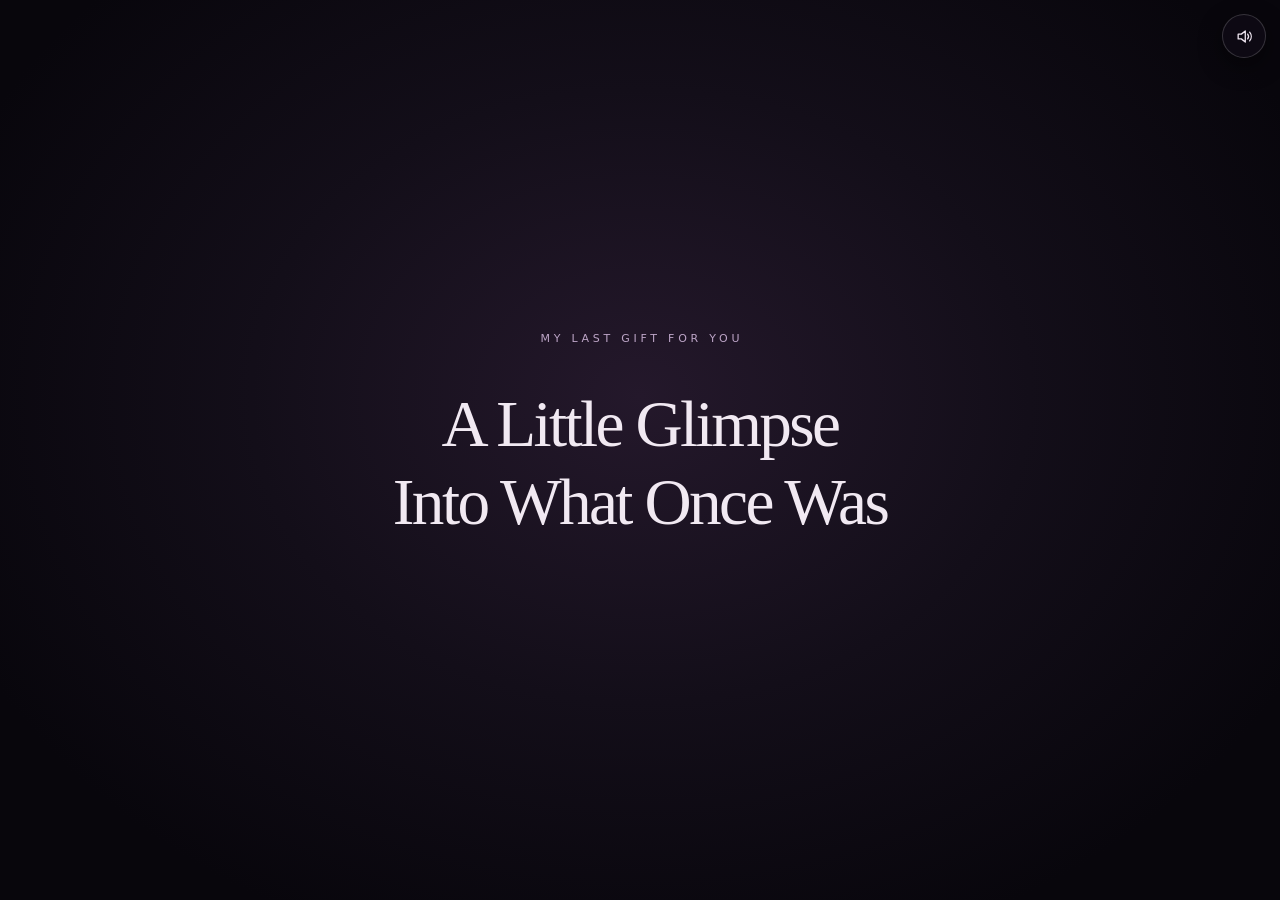
<file: index.html>
<!doctype html>
<html lang="en">
<head>
  <meta charset="utf-8">
  <meta name="viewport" content="width=device-width, initial-scale=1, viewport-fit=cover">
  <meta name="theme-color" content="#17121E">
  <meta name="color-scheme" content="dark">
  <meta name="description" content="An interactive journey through personal memories, unexpected chapters and heartfelt moments. More than a birthday wish, it's a collection of moments and feelings I wanted you to experience.">
  <title>More Than a Birthday Wish | A Story for You</title>

  <!-- Social sharing metadata (intentionally no preview image) -->
  <meta property="og:type" content="website">
  <meta property="og:title" content="More Than a Birthday Wish">
  <meta property="og:description" content="An interactive journey through personal memories, unexpected chapters and heartfelt moments. More than a birthday wish, it's a collection of moments and feelings I wanted you to experience.">
  <meta property="og:locale" content="en_IN">

  <link rel="preload" as="image" href="assets/sandhya-display-picture.jpg">
  <link rel="stylesheet" href="style.css?v=stable-narration-restore-20261114a">
</head>
<body>
  <main id="experience" class="experience is-paused" aria-label="An interactive memory">
    <div class="atmosphere" aria-hidden="true"></div>
    <div class="grain" aria-hidden="true"></div>

    <!-- One persistent soundtrack instance for the entire story experience. -->
    <audio id="backgroundMusic" preload="auto" loop hidden aria-hidden="true" tabindex="-1">
      <source src="assets/birthday-story-instrumental-seamless.mp3" type="audio/mpeg">
    </audio>

    <!-- Pre-story invitation; intentionally separate from the 51-scene timeline. -->
    <section class="opening-gate" id="openingGate" aria-label="Website introduction">
      <div class="opening-gate-content">
        <p class="opening-kicker" id="openingKicker">MY LAST GIFT FOR YOU</p>
        <h1 class="opening-headline" id="openingHeadline" aria-hidden="true">A Little Glimpse Into What Once Was</h1>
        <button class="opening-begin-button" id="enterStoryButton" type="button" hidden>Click to begin</button>
      </div>
    </section>

    <button class="music-toggle" id="musicToggle" type="button" aria-label="Mute music" aria-pressed="false" title="Mute music">
      <svg class="music-icon music-icon-on" id="musicIconOn" viewBox="0 0 24 24" aria-hidden="true">
        <path d="M4 9v6h4l5 4V5L8 9H4Z" />
        <path d="M16 9a5 5 0 0 1 0 6M18.5 6.5a8.5 8.5 0 0 1 0 11" />
      </svg>
      <svg class="music-icon music-icon-muted" id="musicIconMuted" viewBox="0 0 24 24" aria-hidden="true" hidden>
        <path d="M4 9v6h4l5 4V5L8 9H4Z" />
        <path d="m17 9 5 6m0-6-5 6" />
      </svg>
    </button>

    <h1 class="scene-title-overlay" id="sceneTitle" aria-live="polite" aria-atomic="true" hidden></h1>

    <section class="scene scene-poem is-active" data-scene="0" aria-label="Opening poem">
      <div class="poem-stage">
        <div class="poem-ornament" aria-hidden="true"><span></span><i></i><span></span></div>
        <h1 id="poem" class="poem"> </h1>
      </div>
    </section>

<section class="scene scene-date" data-scene="1" aria-label="November 11, 2020">
      <div class="date-stage">
        <div class="date-kicker">THE DAY OF THE FIRST MESSAGE</div>
        <div class="date-line" aria-hidden="true"></div>
        <h2 class="date-main">November 11</h2>
        <div class="date-year">2020</div>
        <div class="date-line date-line-bottom" aria-hidden="true"></div>
      </div>
    </section>

<section class="scene scene-chat" data-scene="2" aria-label="The first WhatsApp exchange">
      <div class="phone-aura" aria-hidden="true"></div>
      <div class="phone-shell" role="group" aria-label="A visual recreation of the first WhatsApp conversation">
        <div class="phone-side side-left" aria-hidden="true"></div>
        <div class="phone-side side-right" aria-hidden="true"></div>
        <div class="phone-screen">
          <div class="status-bar" aria-hidden="true">
            <span class="status-time"> </span>
            <span class="dynamic-island"></span>
            <span class="status-icons">
              <svg viewBox="0 0 19 14"><path d="M1 5.2C5.8 1 13.2 1 18 5.2M4 8.2c3.2-2.8 7.8-2.8 11 0M7.2 11.1c1.5-1.3 3.1-1.3 4.6 0"/></svg>
              <svg viewBox="0 0 18 14"><path d="M1 4.2 9 1l8 3.2v8.3H1z"/><path d="M3.5 10h11"/></svg>
              <svg viewBox="0 0 22 13"><rect x="1" y="1" width="17" height="11" rx="2"/><path d="M20 4.3v4.4"/><rect class="battery-level" x="3" y="3" width="12" height="7" rx="1"/></svg>
            </span>
          </div>
          <header class="chat-header">
            <div class="back-chevron" aria-hidden="true">
              <svg viewBox="0 0 24 24"><path d="m15 4-8 8 8 8"/></svg>
            </div>
            <img class="avatar" src="assets/sandhya-display-picture.jpg" alt="Sandhya's display picture from that time">
            <div class="contact-details">
              <div class="contact-name">SANDHYA</div>
            </div>
            <div class="chat-actions" aria-hidden="true">
              <svg viewBox="0 0 24 24"><path d="M4.5 3.8h3.1l1.7 4.1-2 1.7a15 15 0 0 0 7.1 7.1l1.7-2 4.1 1.7v3.1a1.8 1.8 0 0 1-1.9 1.8C9 21 3 15 2.7 5.7a1.8 1.8 0 0 1 1.8-1.9Z"/></svg>
              <svg viewBox="0 0 24 24"><rect x="3" y="6" width="13" height="12" rx="2"/><path d="m16 10 5-3v10l-5-3"/></svg>
              <svg viewBox="0 0 24 24"><circle cx="12" cy="5" r="1.5"/><circle cx="12" cy="12" r="1.5"/><circle cx="12" cy="19" r="1.5"/></svg>
            </div>
          </header>

          <div class="chat-body">
            <div class="chat-wallpaper" aria-hidden="true"></div>
            <div class="chat-flow">
              <div class="message-row outgoing" id="message-gif">
                <div class="bubble bubble-gif">
                  <div class="birthday-frame">
                    <img id="birthdayFrame" src="assets/birthday-frames/frame-00.webp" alt="Birthday cake with candles and the words HAPPY BIRTHDAY">
                  </div>
                </div>
              </div>
              <div class="message-row incoming" id="message-thanks">
                <div class="bubble bubble-text">Thank you</div>
              </div>
              <div class="message-row outgoing" id="message-welcome">
                <div class="bubble bubble-text">Welcome</div>
              </div>
            </div>
          </div>

          <div class="chat-composer" aria-hidden="true">
            <span class="composer-plus">＋</span>
            <div class="composer-input"><span>Message</span><span class="composer-smile">☺</span></div>
            <svg class="composer-camera" viewBox="0 0 24 24"><path d="M4 7h3l1.4-2h7.2L17 7h3v12H4z"/><circle cx="12" cy="13" r="3.2"/></svg>
            <svg class="composer-mic" viewBox="0 0 24 24"><rect x="9" y="3" width="6" height="12" rx="3"/><path d="M5.5 11.5a6.5 6.5 0 0 0 13 0M12 18v3m-3 0h6"/></svg>
          </div>
          <div class="home-indicator" aria-hidden="true"></div>
        </div>
      </div>
    </section>

<section class="scene scene-closing" data-scene="3" aria-label="And this is how everything started">
      <div class="closing-stage">
        <div class="closing-rule" aria-hidden="true"></div>
        <h2>And this is how everything started.</h2>
        <div class="closing-rule closing-rule-bottom" aria-hidden="true"></div>
      </div>
    </section>

<section class="scene scene-days-intro" data-scene="4" aria-label="Days Without a Label, November 11–24, 2020">
      <div class="days-intro-stage">
        <div class="chapter-overline">NOVEMBER 11 — 24, 2020</div>
        <h2 class="days-title">Days Without a Label</h2>
        <div class="interval-track" aria-hidden="true">
          <span class="interval-date interval-start">NOV 11</span>
          <span class="interval-line"><i></i></span>
          <span class="interval-date interval-end">NOV 24</span>
        </div>
        <div class="days-intro-copy">
          <p>After that first birthday wish, the conversations didn't end.</p>
          <p>One message slowly led to another. We talked regularly, sharing little things about our days and getting to know each other a little more with every conversation.</p>
          <p>Without either of us noticing exactly when, talking to each other became a habit.</p>
        </div>
      </div>
    </section>

<section class="scene scene-phones" data-scene="5" aria-label="The phones we borrowed to stay in touch">
      <div class="phones-stage">
        <h2 class="phones-title">We found a way to talk.</h2>
        <div class="borrowed-layout">
          <div class="borrowed-phone borrowed-her">
            <div class="mini-handset" aria-hidden="true">
              <span class="mini-speaker"></span><span class="mini-screen"></span><span class="mini-home"></span>
            </div>
            <span class="borrowed-label">YOUR FATHER'S PHONE</span>
          </div>
          <div class="borrowed-phone borrowed-mine">
            <div class="mini-handset mini-handset-mine" aria-hidden="true">
              <span class="mini-speaker"></span><span class="mini-screen"></span><span class="mini-home"></span>
            </div>
            <span class="borrowed-label">BAROMA'S PHONE</span>
          </div>
          <div class="whatsapp-flight whatsapp-outbound" aria-hidden="true">
            <svg viewBox="0 0 48 48" role="img" aria-label="WhatsApp"><circle cx="24" cy="24" r="22" fill="#20b96b"/><g transform="translate(2.4 2.4) scale(1.8)"><path d="M20.52 3.48A11.96 11.96 0 0 0 2.05 17.86L.5 23.5l5.79-1.52a12 12 0 1 0 14.23-18.5Z" fill="none" stroke="#fff" stroke-width="1.15" stroke-linecap="round" stroke-linejoin="round"/><path d="M17.472 14.382c-.297-.149-1.758-.867-2.03-.967-.273-.099-.471-.148-.67.15-.197.297-.768.966-.94 1.164-.173.198-.347.223-.644.074-.297-.149-1.255-.463-2.39-1.475-.883-.788-1.48-1.761-1.653-2.059-.173-.297-.018-.458.13-.606.134-.133.298-.347.446-.52.149-.174.198-.298.298-.496.099-.198.05-.372-.025-.521-.074-.149-.669-1.611-.916-2.207-.242-.579-.487-.5-.669-.51-.173-.008-.371-.01-.57-.01-.198 0-.52.074-.792.372-.272.297-1.04 1.016-1.04 2.478 0 1.463 1.064 2.875 1.213 3.074.149.198 2.095 3.2 5.077 4.487.71.306 1.263.489 1.694.626.712.226 1.36.194 1.872.118.571-.085 1.758-.719 2.006-1.414.248-.694.248-1.289.173-1.413-.074-.124-.272-.198-.57-.347Z" fill="#fff"/></g></svg>
          </div>
          <div class="whatsapp-flight whatsapp-return" aria-hidden="true">
            <svg viewBox="0 0 48 48" role="img" aria-label="WhatsApp"><circle cx="24" cy="24" r="22" fill="#20b96b"/><g transform="translate(2.4 2.4) scale(1.8)"><path d="M20.52 3.48A11.96 11.96 0 0 0 2.05 17.86L.5 23.5l5.79-1.52a12 12 0 1 0 14.23-18.5Z" fill="none" stroke="#fff" stroke-width="1.15" stroke-linecap="round" stroke-linejoin="round"/><path d="M17.472 14.382c-.297-.149-1.758-.867-2.03-.967-.273-.099-.471-.148-.67.15-.197.297-.768.966-.94 1.164-.173.198-.347.223-.644.074-.297-.149-1.255-.463-2.39-1.475-.883-.788-1.48-1.761-1.653-2.059-.173-.297-.018-.458.13-.606.134-.133.298-.347.446-.52.149-.174.198-.298.298-.496.099-.198.05-.372-.025-.521-.074-.149-.669-1.611-.916-2.207-.242-.579-.487-.5-.669-.51-.173-.008-.371-.01-.57-.01-.198 0-.52.074-.792.372-.272.297-1.04 1.016-1.04 2.478 0 1.463 1.064 2.875 1.213 3.074.149.198 2.095 3.2 5.077 4.487.71.306 1.263.489 1.694.626.712.226 1.36.194 1.872.118.571-.085 1.758-.719 2.006-1.414.248-.694.248-1.289.173-1.413-.074-.124-.272-.198-.57-.347Z" fill="#fff"/></g></svg>
          </div>
        </div>
        <p class="phones-footnote">We would borrow the phones in the name of studying. But somehow, the hours meant for books often slipped into conversations with each other.</p>
      </div>
    </section>

<section class="scene scene-name" data-scene="6" aria-label="Friends teasing me about you">
      <div class="name-stage">
        <div class="chapter-overline">A NAME THAT MADE ME BLUSH</div>
        <p class="name-lead">My friends had started teasing me with your name.</p>
        <h2 class="memory-name">SANDHYA</h2>
        <p class="name-follow">Whenever I heard your name, I would blush before I could stop myself.</p>
      </div>
    </section>

<section class="scene scene-photo" data-scene="7" aria-label="The first photograph you sent me">
      <div class="photo-memory-stage">
        <div class="photo-copy">
          <p class="photo-beat-one">There was something I wanted to ask you for. I wanted a photograph of you.</p>
          <p class="photo-beat-two">But I was afraid to ask. What if you judged me? What if you wondered why I wanted a photograph of you?</p>
          <p class="photo-beat-three">I kept thinking about it, unsure how you would react. Eventually, I gathered the courage and asked you.</p>
          <p class="photo-beat-four">And you sent it.</p>
          <p class="photo-beat-five">It was the very first photograph of yourself you had ever sent me.</p>
        </div>
        <figure class="memory-photo-frame">
          <img class="first-photograph" data-src="assets/memories/first-photograph-floral-frame.jpg" width="869" height="1280" alt="The first photograph you sent me, displayed within an ornate floral frame" decoding="async">
          <figcaption>THE FIRST PHOTOGRAPH YOU SENT ME</figcaption>
        </figure>
      </div>
    </section>

<section class="scene scene-archive" data-scene="8" aria-label="Looking back on the little moments">
      <div class="archive-stage">
        <div class="archive-reflection" aria-label="A reflection on those days">
          <p>Back then, those days felt as though they would never run out.</p>
          <p>There would always be another conversation, another ordinary day, another little moment to look forward to.</p>
          <p class="archive-final-line">I never thought that someday, these would be the very moments I'd wish to return to, just once more.</p>
        </div>
      </div>
    </section>

<section class="scene scene-nov24" data-scene="9" aria-label="November 24, 2020">
      <div class="nov24-card">
        <div class="nov24-rule" aria-hidden="true"></div>
        <h2>November 24</h2>
        <div class="nov24-year">2020</div>
        <p>And soon the day arrived when I was gonna confess everything</p>
        <div class="nov24-rule nov24-rule-bottom" aria-hidden="true"></div>
      </div>
    </section>

<section class="scene scene-cancelled" data-scene="10" aria-label="The day did not go as planned">
      <div class="chapter-story-stage cancelled-stage">
        <h2 class="story-heading">The day did not go as planned.</h2>
        <div class="story-copy cancelled-copy">
          <p>Our tuition class was cancelled. Sir had told me first and asked me to let the others know if anyone came, because my house was right next to the place where we held our classes.</p>
          <p>I had planned to tell you how I felt that day. When the class was cancelled, I thought I had lost my chance. But you came anyway, not knowing the class had been cancelled.</p>
          <p>Seeing you made me immensely happy. But when the moment came, nervousness took over. I couldn't say what I had rehearsed. I only told you that class had been cancelled.</p>
        </div>
      </div>
    </section>

<section class="scene scene-sunset" data-scene="11" aria-label="I chose another way">
      <div class="sunset-stage">
        <h2 class="story-heading">I Chose Another Way</h2>
        <div class="sunset-horizon" aria-hidden="true"><span></span></div>
        <div class="story-copy sunset-copy">
          <p>As I couldn't express my feelings in person, so I decided to put them into message instead.</p>
          <p>I kept waiting for sunset as that was usually when we talked and I was looking forward to that familiar moment. That day seemed to move more slowly than any other</p>
          <p>My words were ready, but I wasn’t. Before I sent you the message, my heart was racing, my knee would not stay still and my hands trembled over the keyboard.</p>
          <p>Every word seemed difficult to type. I was excited, afraid and unable to settle my thoughts.</p>
        </div>
      </div>
    </section>

<section class="scene scene-confession-poem" data-scene="12" aria-label="The poem I wrote for you">
      <div class="confession-poem-stage">
        <div class="confession-poem-intro">
          <p>I couldn't find the courage to tell you everything I felt directly. So I wrote this poem for you, hoping the words would say what I couldn't.</p>
        </div>
        <h2 class="confession-poem-title">Let You Know</h2>
        <div class="confession-poem-lines">
          <p>Do you know I am afraid of you?</p>
          <p>I am afraid to talk to you</p>
          <p>I am afraid when you come to me</p>
          <p>I am afraid to lose you</p>
          <p>I am afraid to ask you</p>
          <p>Would you love me?</p>
          <p>But today I have made my mindset</p>
          <p>To let you know everything I feel for you</p>
        </div>
        <a class="full-poem-link" id="fullPoemLink" href="let-you-know.html" target="_blank" rel="opener">
          Read the complete poem <span aria-hidden="true">↗</span>
        </a>
      </div>
    </section>

<section class="scene scene-night" data-scene="13" aria-label="You needed time">
      <div class="night-stage">
        <h2 class="story-heading">You Needed Time</h2>
        <div class="story-copy night-copy">
          <p>The poem had finally spoken the words I had struggled for so long to express. At last, you knew how I felt.</p>
          <p>You weren't ready with an answer. You needed time to think and I respected that. But waiting was harder than I had imagined. Questions kept filling my mind, returning again and again, no matter how hard I tried to push them away.</p>
          <p>What if you said no?</p>
          <p>What if things between us changed?</p>
          <p>What if, in hoping for something more, I ended up losing the friendship I already cherished?</p>
          <p>That night, my mind wouldn't rest. I couldn't sleep. I kept imagining every possible answer, every possible outcome, unable to escape the fear of what might come. It was one of the longest nights of my life.</p>
        </div>
        <div class="night-glimmer" aria-hidden="true"></div>
      </div>
    </section>

<section class="scene scene-yes" data-scene="14" aria-label="November 25, 2020 — Yes">
      <div class="yes-stage">
        <div class="chapter-overline yes-date">November 25, 2020</div>
        <div class="yes-rule" aria-hidden="true"></div>
        <h2 class="yes-word">Yes.</h2>
        <p class="yes-caption">The answer I had been waiting for.</p>
        <div class="yes-rule yes-rule-bottom" aria-hidden="true"></div>
      </div>
    </section>

<section class="scene scene-afterglow" data-scene="15" aria-label="Life after your yes">
      <div class="afterglow-stage">
        <h2 class="story-heading afterglow-heading">Life After Your Yes</h2>
        <div class="story-copy afterglow-copy">
          <p>It was as though the world had quietly changed its colours overnight. The same sky, the same streets, the same familiar world, yet everything seemed to have found a little more light.</p>
          <p>The fears that had kept me company through the night slowly drifted away, like darkness retreating from a window at the first touch of dawn.</p>
          <p>And then came the most beautiful realisation: the feelings I had been carrying in the quiet corners of my heart had found a home in yours too.</p>
          <p>You said yes and somewhere between those two little words, an entire world I had only ever dreamed of came alive.</p>
          <p class="afterglow-final">Perhaps that is what happiness feels like — when a wish you have whispered to the universe finally whispers back.</p>
        </div>
      </div>
    </section>

<section class="scene scene-first-selfies" data-scene="16" aria-label="The first photographs together, November 28, 2020">
      <div class="first-selfies-stage">
        <div class="first-selfies-gallery" aria-label="The first two selfies together">
          <figure class="first-selfie first-selfie-one is-photo-landscape">
            <img data-src="assets/memories/nov28-selfie-1.jpg" alt="The first selfie taken together on November 28, 2020" decoding="async">
          </figure>
          <figure class="first-selfie first-selfie-two is-photo-landscape">
            <img data-src="assets/memories/nov28-selfie-2.jpg" alt="The second selfie taken together on November 28, 2020" decoding="async">
          </figure>
        </div>
        <div class="first-selfies-copy" aria-label="The story behind the first photographs">
          <p>It had been just three days since we had become a couple.</p>
          <p>On November 28, 2020, we went to tuition earlier than usual, hoping to spend a little more time together.</p>
          <p>We were excited, but a little nervous too because our tuition was at my uncle's house, where everyone knew me. We were also afraid someone might notice us and start spreading rumours about our relationship.</p>
          <p>That afternoon, I gently placed my hand over your shoulder as we took our first selfies together. It might have seemed like a simple gesture, but for us, it meant so much. I knew that kind of closeness was new to you, which made that little moment specially precious to both of us.</p>
          <p>Those two photographs became our first captured memories as a couple.</p>
        </div>
      </div>
    </section>

<section class="scene scene-profile-memory" data-scene="17" aria-label="The photograph you made your profile picture">
      <div class="profile-memory-stage">
        <div class="chapter-overline profile-memory-kicker">A LITTLE REQUEST, A SPECIAL FEELING</div>
        <figure class="profile-memory-photo-wrap is-photo-portrait">
          <img class="profile-memory-photo" data-src="assets/memories/profile-request-photo.jpg" alt="The photograph you shared and later used as your WhatsApp profile picture" decoding="async">
        </figure>
        <div class="profile-memory-copy" aria-label="The story behind the photograph">
          <p>After we got into a relationship, you once shared this photograph with me.</p>
          <p>I jokingly asked you to put it as your WhatsApp profile picture. I said it so casually, never imagining that you would actually do it. But you put that picture up almost immediately, without hesitation or a second thought. You did it so quickly that I didn't even get the chance to tell you I was only joking.</p>
          <p>It might have seemed like such a small thing, but for some reason, it stayed with me. Seeing you do something so simple just because I had asked made me feel that I had become someone special to you.</p>
          <p>Perhaps it wasn't a grand gesture, but sometimes, the smallest things make us feel the most special.</p>
        </div>
      </div>
    </section>

<section class="scene story-memory scene-red-outfit" data-scene="18" aria-label="The day I fell a little deeper">
      <div class="story-memory-stage">
        <div class="chapter-overline story-memory-kicker">THE DAY I FELL A LITTLE DEEPER</div>
        <div class="story-memory-gallery story-memory-pair" aria-label="Two photographs in the red traditional outfit">
          <figure class="story-memory-photo is-photo-portrait"><img data-src="assets/memories/red-outfit-1.jpg" alt="You in a red traditional outfit, seated on a red bench" decoding="async"></figure>
          <figure class="story-memory-photo is-photo-portrait"><img data-src="assets/memories/red-outfit-2.jpg" alt="You in the same red traditional outfit, seated on a decorated red and gold sofa" decoding="async"></figure>
        </div>
        <div class="story-memory-copy" aria-label="The story behind these photographs">
          <p>I don't think you ever realised how deeply these photographs affected me. They were taken at your neighbour's wedding, which you had attended. I was already in love with you but seeing you like this made me fall a little deeper.</p>
          <p>I was genuinely mesmerised by the way you looked and carried yourself. Even my best friends couldn't stop praising that look of yours and I remember wishing I could have witnessed that beautiful moment with my own eyes rather than through photographs.</p>
          <p>Perhaps you never knew how many times I went back to look at those pictures or how much happiness they brought me. Even today, whenever I look at them, I still see the same person who made me fall a little deeper in love.</p>
        </div>
      </div>
    </section>

<section class="scene story-memory scene-picnic" data-scene="19" aria-label="The picnic I couldn't be part of">
      <div class="story-memory-stage">
        <div class="chapter-overline story-memory-kicker">THE PICNIC I COULDN'T BE PART OF</div>
        <div class="story-memory-gallery story-memory-pair" aria-label="Two photographs from the tuition group's picnic">
          <figure class="story-memory-photo is-photo-portrait"><img data-src="assets/memories/picnic-1.jpg" alt="You in a teal jacket beside the water during the tuition group's picnic" decoding="async"></figure>
          <figure class="story-memory-photo is-photo-portrait"><img data-src="assets/memories/picnic-2.jpg" alt="You taking a selfie inside the vehicle during the tuition group's picnic outing" decoding="async"></figure>
        </div>
        <div class="story-memory-copy" aria-label="The story behind the picnic photographs">
          <p>These photographs were from the picnic you went on with our tuition group.</p>
          <p>I had wanted to be there too, but by then, my parents had found out about our relationship and wouldn't allow me to go. To make matters worse, our school had organised its own picnic just a day before theirs. I had been looking forward to this one for so long, only to end up missing it.</p>
          <p>But honestly, it was never really about the picnic itself. It was about the time I had imagined spending with you, the memories we could have made and all those little moments we could have shared.</p>
          <p>Even today, I sometimes wonder what that day might have been like if I had been there with you. Perhaps it would have become another beautiful memory for us to look back on.</p>
        </div>
      </div>
    </section>

<section class="scene story-memory scene-little-pictures" data-scene="20" aria-label="The little pictures I waited for">
      <div class="story-memory-stage story-memory-stage-collection">
        <div class="chapter-overline story-memory-kicker">THE LITTLE PICTURES I WAITED FOR</div>
        <div class="story-memory-gallery story-memory-collection" aria-label="Five individual photographs you sent at different times">
          <figure class="story-memory-photo is-photo-portrait"><img data-src="assets/memories/little-picture-1.jpg" alt="A close-up photograph you sent me" decoding="async"></figure>
          <figure class="story-memory-photo is-photo-portrait"><img data-src="assets/memories/little-picture-2.jpg" alt="A portrait photograph you sent me in a red outfit" decoding="async"></figure>
          <figure class="story-memory-photo is-photo-portrait"><img data-src="assets/memories/little-picture-3.jpg" alt="A photograph you sent me wearing a yellow outfit" decoding="async"></figure>
          <figure class="story-memory-photo is-photo-portrait"><img data-src="assets/memories/little-picture-4.jpg" alt="A selfie you sent me wearing a pink shirt and earphones" decoding="async"></figure>
          <figure class="story-memory-photo is-photo-portrait"><img data-src="assets/memories/little-picture-5.jpg" alt="A portrait photograph you sent me in an orange outfit" decoding="async"></figure>
        </div>
        <div class="story-memory-copy story-memory-collection-copy" aria-label="The story behind the photographs you sent">
          <p>You were never much of a photo person, so you rarely had many pictures of yourself.</p>
          <p>I used to complain that I never had enough photographs of you to look at. And perhaps, just to make me happy, you would sometimes take a picture of yourself and send it to me, completely out of the blue.</p>
          <p>They might have been ordinary, unplanned pictures to you, but to me, each one felt special. I would find myself looking at them again and again, holding on to those little glimpses of you.</p>
          <p>Little did you know that those random photographs would become some of my most treasured memories of you.</p>
        </div>
      </div>
    </section>

<section class="scene story-memory scene-last-together" data-scene="21" aria-label="Before distance found its way">
      <div class="story-memory-stage">
        <div class="chapter-overline story-memory-kicker">BEFORE DISTANCE FOUND ITS WAY</div>
        <div class="story-memory-gallery story-memory-pair" aria-label="The last two photographs together before distance">
          <figure class="story-memory-photo is-photo-portrait"><img data-src="assets/memories/last-together-1.jpg" alt="The two of us standing together during the Milad celebration at your school" decoding="async"></figure>
          <figure class="story-memory-photo is-photo-portrait"><img data-src="assets/memories/last-together-2.jpg" alt="A closer photograph of us standing together during the Milad celebration" decoding="async"></figure>
        </div>
        <div class="story-memory-copy" aria-label="The story behind our last photographs together">
          <p>These were the last photographs we took together before distance slowly found its way into our lives.</p>
          <p>They were taken during the Milad celebration at your school. I still remember how our friends teased me when they saw these pictures, pointing out how happily we were smiling beside each other and how good we looked together.</p>
          <p>We didn't know it then, but our paths would soon take us in different directions. You chose Arts and stayed here, while I chose Science and moved to Dhubri to continue my studies.</p>
          <p>Looking back, there's something bittersweet about these photographs. At the time, they were simply pictures of two people smiling together. But they became the last captured moments of a chapter in which being together was still so much easier.</p>
          <p>I didn't know then how much I would come to miss moments like these.</p>
        </div>
      </div>
    </section>

<section class="scene scene-separation" data-scene="22" aria-label="Our Days began to Change">
      <div class="separation-stage">
        <div class="separation-choices" aria-label="Our different academic choices">
          <div class="separation-choice separation-choice-her">
            <span class="separation-choice-label">YOUR CHOICE</span>
            <strong>ARTS</strong>
            <small>HALAKURA</small>
          </div>
          <div class="separation-choice separation-choice-mine">
            <span class="separation-choice-label">MY CHOICE</span>
            <strong>SCIENCE</strong>
            <small>DHUBRI</small>
          </div>
        </div>

        <div class="separation-copy" aria-label="What changed after our HSLC examinations">
          <p>After HSLC, our different stream choices began taking us in different directions. You stayed in Halakura to pursue Arts, while I moved to Dhubri to study Science.</p>
          <p>Until then, seeing you had been part of my everyday life. We attended the same tuition and lived close enough that meeting never needed planning. But now, we were in different places and the familiar ease of seeing each other was changing. We were still together, but for the first time, distance had become a part of our story.</p>
        </div>
      </div>
    </section>

<section class="scene scene-hope-intro" data-scene="23" aria-label="A Little Hope">
      <div class="hope-stage hope-intro-stage">
        <header class="hope-heading">
          <h2 class="hope-title">A Little Hope</h2>
        </header>
        <div class="hope-intro-block">
          <p class="hope-intro-copy">Even though distance had changed the way we could meet, I wasn't ready to give up those moments with you. I knew I couldn't see you as easily as before, but I wasn't going to let go of every chance I still had. There was still one thing that connected us.</p>
          <div class="hope-english-title" aria-label="English tuition">ENGLISH TUITION</div>
        </div>
      </div>
    </section>

<section class="scene scene-hope-journey" data-scene="24" aria-label="The Journey">
      <div class="hope-stage hope-journey-stage">
        <header class="hope-journey-heading">
          <h2 class="hope-journey-title">And that gave me a reason to make the journey.</h2>
        </header>
        <div class="hope-journey-block">
          <div class="hope-map-shell">
            <div class="hope-map-frame">
              <img class="hope-map-image" data-src="assets/separation-map.png" alt="Cinematic route map from Dhubri to Halakura through Gauripur, Balajan, Golakganj and Agomani, marked as 39.2 kilometres" decoding="async">
              <div class="hope-map-vignette" aria-hidden="true"></div>
              <svg class="hope-route-overlay" viewBox="0 0 1535 1024" preserveAspectRatio="none" aria-hidden="true">
                <path class="hope-route-cover" d="M 431.5 148.0 L 429.6 149.5 L 428.9 154.1 L 429.8 160.0 L 433.3 166.0 L 439.0 172.0 L 445.0 178.0 L 451.0 184.0 L 456.3 190.0 L 459.7 196.0 L 461.5 202.0 L 462.9 208.0 L 463.8 214.0 L 464.0 220.0 L 464.1 226.0 L 464.5 232.0 L 464.9 238.0 L 465.0 244.0 L 465.0 250.0 L 465.0 256.0 L 465.0 262.0 L 465.0 268.0 L 465.0 274.0 L 464.9 280.0 L 464.3 286.0 L 463.6 292.0 L 462.8 298.0 L 462.5 304.0 L 462.9 310.0 L 463.7 316.0 L 464.9 321.9 L 467.8 326.9 L 473.0 329.4 L 479.0 329.5 L 485.0 330.4 L 491.0 332.4 L 497.0 332.6 L 503.0 331.0 L 509.0 329.3 L 515.0 327.8 L 521.0 327.1 L 527.0 327.3 L 533.0 328.0 L 539.0 329.0 L 545.0 329.9 L 551.0 330.8 L 557.0 331.6 L 563.0 332.3 L 569.0 333.1 L 575.0 333.8 L 581.0 334.3 L 587.0 335.0 L 593.0 335.6 L 599.0 336.3 L 605.0 337.0 L 611.0 337.7 L 617.0 339.3 L 623.0 341.4 L 629.0 343.6 L 635.0 345.7 L 641.0 347.8 L 647.0 349.8 L 653.0 351.2 L 659.0 352.3 L 665.0 353.2 L 671.0 354.2 L 677.0 355.4 L 683.0 356.5 L 689.0 357.6 L 695.0 358.7 L 701.0 359.7 L 707.0 360.8 L 713.0 362.2 L 719.0 363.7 L 725.0 365.1 L 731.0 366.6 L 737.0 368.1 L 743.0 369.6 L 749.0 371.0 L 755.0 372.5 L 761.0 373.8 L 767.0 375.2 L 773.0 376.8 L 779.0 378.9 L 785.0 381.8 L 790.9 385.0 L 796.0 389.4 L 798.6 395.0 L 801.2 400.6 L 806.1 404.0 L 812.0 403.7 L 818.0 400.7 L 824.0 399.0 L 830.0 399.6 L 836.0 400.5 L 842.0 400.9 L 848.0 401.1 L 854.0 401.5 L 860.0 402.0 L 866.0 402.1 L 872.0 402.8 L 878.0 404.1 L 884.0 405.6 L 890.0 407.1 L 896.0 408.8 L 902.0 410.5 L 908.0 412.1 L 914.0 413.4 L 920.0 414.8 L 926.0 416.0 L 932.0 416.9 L 938.0 417.8 L 944.0 419.0 L 950.0 420.2 L 956.0 421.5 L 961.7 423.3 L 965.9 427.3 L 969.2 432.8 L 974.1 437.5 L 979.1 441.7 L 982.2 447.0 L 984.2 453.0 L 986.1 459.0 L 988.3 465.0 L 990.4 471.0 L 992.6 477.0 L 994.7 483.0 L 996.9 489.0 L 999.2 495.0 L 1001.4 501.0 L 1003.6 507.0 L 1006.1 513.0 L 1009.7 518.7 L 1015.0 523.1 L 1021.0 526.1 L 1027.0 528.3 L 1033.0 530.9 L 1039.0 534.7 L 1045.0 539.6 L 1051.0 544.8 L 1056.5 550.2 L 1061.3 556.0 L 1065.9 562.0 L 1070.6 567.3 L 1076.1 571.1 L 1082.0 574.0 L 1088.0 576.4 L 1094.0 577.7 L 1100.0 577.4 L 1106.0 576.3 L 1112.0 575.2 L 1118.0 574.2 L 1124.0 573.2 L 1130.0 572.2 L 1136.0 571.2 L 1142.0 570.2 L 1148.0 569.2 L 1154.0 568.4 L 1160.0 568.8 L 1165.6 570.9 L 1170.1 575.2 L 1175.1 581.0 L 1181.0 587.0 L 1186.6 593.0 L 1191.2 599.0 L 1195.0 605.0 L 1198.0 611.0 L 1200.2 617.0 L 1201.5 623.0 L 1202.0 629.0 L 1202.0 635.0 L 1202.0 641.0 L 1202.0 647.0 L 1202.0 653.0 L 1202.0 659.0 L 1202.0 665.0 L 1202.2 671.0 L 1203.2 677.0 L 1204.7 683.0 L 1206.2 689.0 L 1207.7 695.0 L 1209.2 701.0 L 1210.7 707.0 L 1212.0 713.0 L 1213.2 719.0 L 1214.7 725.0 L 1216.1 731.0 L 1216.0 737.0 L 1213.6 743.0 L 1211.8 749.0 L 1213.2 754.9 L 1217.5 760.4 L 1220.1 766.0 L 1219.5 772.0 L 1218.1 778.0 L 1216.6 784.0 L 1215.1 790.0 L 1213.5 796.0 L 1211.9 802.0 L 1210.1 808.0 L 1208.5 814.0 L 1207.0 820.0 L 1205.9 826.0 L 1205.2 832.0 L 1205.2 838.0 L 1206.0 844.0 L 1207.8 850.0 L 1210.2 856.0 L 1213.2 862.0 L 1216.3 868.0 L 1219.5 874.0 L 1222.7 880.0 L 1225.9 886.0 L 1229.8 892.0 L 1235.1 897.4 L 1240.7 900.4 L 1245.2 902.7 L 1247.5 905.3" />
                <path class="hope-route-glow" id="hopeRouteGlow" d="M 431.5 148.0 L 429.6 149.5 L 428.9 154.1 L 429.8 160.0 L 433.3 166.0 L 439.0 172.0 L 445.0 178.0 L 451.0 184.0 L 456.3 190.0 L 459.7 196.0 L 461.5 202.0 L 462.9 208.0 L 463.8 214.0 L 464.0 220.0 L 464.1 226.0 L 464.5 232.0 L 464.9 238.0 L 465.0 244.0 L 465.0 250.0 L 465.0 256.0 L 465.0 262.0 L 465.0 268.0 L 465.0 274.0 L 464.9 280.0 L 464.3 286.0 L 463.6 292.0 L 462.8 298.0 L 462.5 304.0 L 462.9 310.0 L 463.7 316.0 L 464.9 321.9 L 467.8 326.9 L 473.0 329.4 L 479.0 329.5 L 485.0 330.4 L 491.0 332.4 L 497.0 332.6 L 503.0 331.0 L 509.0 329.3 L 515.0 327.8 L 521.0 327.1 L 527.0 327.3 L 533.0 328.0 L 539.0 329.0 L 545.0 329.9 L 551.0 330.8 L 557.0 331.6 L 563.0 332.3 L 569.0 333.1 L 575.0 333.8 L 581.0 334.3 L 587.0 335.0 L 593.0 335.6 L 599.0 336.3 L 605.0 337.0 L 611.0 337.7 L 617.0 339.3 L 623.0 341.4 L 629.0 343.6 L 635.0 345.7 L 641.0 347.8 L 647.0 349.8 L 653.0 351.2 L 659.0 352.3 L 665.0 353.2 L 671.0 354.2 L 677.0 355.4 L 683.0 356.5 L 689.0 357.6 L 695.0 358.7 L 701.0 359.7 L 707.0 360.8 L 713.0 362.2 L 719.0 363.7 L 725.0 365.1 L 731.0 366.6 L 737.0 368.1 L 743.0 369.6 L 749.0 371.0 L 755.0 372.5 L 761.0 373.8 L 767.0 375.2 L 773.0 376.8 L 779.0 378.9 L 785.0 381.8 L 790.9 385.0 L 796.0 389.4 L 798.6 395.0 L 801.2 400.6 L 806.1 404.0 L 812.0 403.7 L 818.0 400.7 L 824.0 399.0 L 830.0 399.6 L 836.0 400.5 L 842.0 400.9 L 848.0 401.1 L 854.0 401.5 L 860.0 402.0 L 866.0 402.1 L 872.0 402.8 L 878.0 404.1 L 884.0 405.6 L 890.0 407.1 L 896.0 408.8 L 902.0 410.5 L 908.0 412.1 L 914.0 413.4 L 920.0 414.8 L 926.0 416.0 L 932.0 416.9 L 938.0 417.8 L 944.0 419.0 L 950.0 420.2 L 956.0 421.5 L 961.7 423.3 L 965.9 427.3 L 969.2 432.8 L 974.1 437.5 L 979.1 441.7 L 982.2 447.0 L 984.2 453.0 L 986.1 459.0 L 988.3 465.0 L 990.4 471.0 L 992.6 477.0 L 994.7 483.0 L 996.9 489.0 L 999.2 495.0 L 1001.4 501.0 L 1003.6 507.0 L 1006.1 513.0 L 1009.7 518.7 L 1015.0 523.1 L 1021.0 526.1 L 1027.0 528.3 L 1033.0 530.9 L 1039.0 534.7 L 1045.0 539.6 L 1051.0 544.8 L 1056.5 550.2 L 1061.3 556.0 L 1065.9 562.0 L 1070.6 567.3 L 1076.1 571.1 L 1082.0 574.0 L 1088.0 576.4 L 1094.0 577.7 L 1100.0 577.4 L 1106.0 576.3 L 1112.0 575.2 L 1118.0 574.2 L 1124.0 573.2 L 1130.0 572.2 L 1136.0 571.2 L 1142.0 570.2 L 1148.0 569.2 L 1154.0 568.4 L 1160.0 568.8 L 1165.6 570.9 L 1170.1 575.2 L 1175.1 581.0 L 1181.0 587.0 L 1186.6 593.0 L 1191.2 599.0 L 1195.0 605.0 L 1198.0 611.0 L 1200.2 617.0 L 1201.5 623.0 L 1202.0 629.0 L 1202.0 635.0 L 1202.0 641.0 L 1202.0 647.0 L 1202.0 653.0 L 1202.0 659.0 L 1202.0 665.0 L 1202.2 671.0 L 1203.2 677.0 L 1204.7 683.0 L 1206.2 689.0 L 1207.7 695.0 L 1209.2 701.0 L 1210.7 707.0 L 1212.0 713.0 L 1213.2 719.0 L 1214.7 725.0 L 1216.1 731.0 L 1216.0 737.0 L 1213.6 743.0 L 1211.8 749.0 L 1213.2 754.9 L 1217.5 760.4 L 1220.1 766.0 L 1219.5 772.0 L 1218.1 778.0 L 1216.6 784.0 L 1215.1 790.0 L 1213.5 796.0 L 1211.9 802.0 L 1210.1 808.0 L 1208.5 814.0 L 1207.0 820.0 L 1205.9 826.0 L 1205.2 832.0 L 1205.2 838.0 L 1206.0 844.0 L 1207.8 850.0 L 1210.2 856.0 L 1213.2 862.0 L 1216.3 868.0 L 1219.5 874.0 L 1222.7 880.0 L 1225.9 886.0 L 1229.8 892.0 L 1235.1 897.4 L 1240.7 900.4 L 1245.2 902.7 L 1247.5 905.3" />
                <path class="hope-route-core" id="hopeRouteCore" d="M 431.5 148.0 L 429.6 149.5 L 428.9 154.1 L 429.8 160.0 L 433.3 166.0 L 439.0 172.0 L 445.0 178.0 L 451.0 184.0 L 456.3 190.0 L 459.7 196.0 L 461.5 202.0 L 462.9 208.0 L 463.8 214.0 L 464.0 220.0 L 464.1 226.0 L 464.5 232.0 L 464.9 238.0 L 465.0 244.0 L 465.0 250.0 L 465.0 256.0 L 465.0 262.0 L 465.0 268.0 L 465.0 274.0 L 464.9 280.0 L 464.3 286.0 L 463.6 292.0 L 462.8 298.0 L 462.5 304.0 L 462.9 310.0 L 463.7 316.0 L 464.9 321.9 L 467.8 326.9 L 473.0 329.4 L 479.0 329.5 L 485.0 330.4 L 491.0 332.4 L 497.0 332.6 L 503.0 331.0 L 509.0 329.3 L 515.0 327.8 L 521.0 327.1 L 527.0 327.3 L 533.0 328.0 L 539.0 329.0 L 545.0 329.9 L 551.0 330.8 L 557.0 331.6 L 563.0 332.3 L 569.0 333.1 L 575.0 333.8 L 581.0 334.3 L 587.0 335.0 L 593.0 335.6 L 599.0 336.3 L 605.0 337.0 L 611.0 337.7 L 617.0 339.3 L 623.0 341.4 L 629.0 343.6 L 635.0 345.7 L 641.0 347.8 L 647.0 349.8 L 653.0 351.2 L 659.0 352.3 L 665.0 353.2 L 671.0 354.2 L 677.0 355.4 L 683.0 356.5 L 689.0 357.6 L 695.0 358.7 L 701.0 359.7 L 707.0 360.8 L 713.0 362.2 L 719.0 363.7 L 725.0 365.1 L 731.0 366.6 L 737.0 368.1 L 743.0 369.6 L 749.0 371.0 L 755.0 372.5 L 761.0 373.8 L 767.0 375.2 L 773.0 376.8 L 779.0 378.9 L 785.0 381.8 L 790.9 385.0 L 796.0 389.4 L 798.6 395.0 L 801.2 400.6 L 806.1 404.0 L 812.0 403.7 L 818.0 400.7 L 824.0 399.0 L 830.0 399.6 L 836.0 400.5 L 842.0 400.9 L 848.0 401.1 L 854.0 401.5 L 860.0 402.0 L 866.0 402.1 L 872.0 402.8 L 878.0 404.1 L 884.0 405.6 L 890.0 407.1 L 896.0 408.8 L 902.0 410.5 L 908.0 412.1 L 914.0 413.4 L 920.0 414.8 L 926.0 416.0 L 932.0 416.9 L 938.0 417.8 L 944.0 419.0 L 950.0 420.2 L 956.0 421.5 L 961.7 423.3 L 965.9 427.3 L 969.2 432.8 L 974.1 437.5 L 979.1 441.7 L 982.2 447.0 L 984.2 453.0 L 986.1 459.0 L 988.3 465.0 L 990.4 471.0 L 992.6 477.0 L 994.7 483.0 L 996.9 489.0 L 999.2 495.0 L 1001.4 501.0 L 1003.6 507.0 L 1006.1 513.0 L 1009.7 518.7 L 1015.0 523.1 L 1021.0 526.1 L 1027.0 528.3 L 1033.0 530.9 L 1039.0 534.7 L 1045.0 539.6 L 1051.0 544.8 L 1056.5 550.2 L 1061.3 556.0 L 1065.9 562.0 L 1070.6 567.3 L 1076.1 571.1 L 1082.0 574.0 L 1088.0 576.4 L 1094.0 577.7 L 1100.0 577.4 L 1106.0 576.3 L 1112.0 575.2 L 1118.0 574.2 L 1124.0 573.2 L 1130.0 572.2 L 1136.0 571.2 L 1142.0 570.2 L 1148.0 569.2 L 1154.0 568.4 L 1160.0 568.8 L 1165.6 570.9 L 1170.1 575.2 L 1175.1 581.0 L 1181.0 587.0 L 1186.6 593.0 L 1191.2 599.0 L 1195.0 605.0 L 1198.0 611.0 L 1200.2 617.0 L 1201.5 623.0 L 1202.0 629.0 L 1202.0 635.0 L 1202.0 641.0 L 1202.0 647.0 L 1202.0 653.0 L 1202.0 659.0 L 1202.0 665.0 L 1202.2 671.0 L 1203.2 677.0 L 1204.7 683.0 L 1206.2 689.0 L 1207.7 695.0 L 1209.2 701.0 L 1210.7 707.0 L 1212.0 713.0 L 1213.2 719.0 L 1214.7 725.0 L 1216.1 731.0 L 1216.0 737.0 L 1213.6 743.0 L 1211.8 749.0 L 1213.2 754.9 L 1217.5 760.4 L 1220.1 766.0 L 1219.5 772.0 L 1218.1 778.0 L 1216.6 784.0 L 1215.1 790.0 L 1213.5 796.0 L 1211.9 802.0 L 1210.1 808.0 L 1208.5 814.0 L 1207.0 820.0 L 1205.9 826.0 L 1205.2 832.0 L 1205.2 838.0 L 1206.0 844.0 L 1207.8 850.0 L 1210.2 856.0 L 1213.2 862.0 L 1216.3 868.0 L 1219.5 874.0 L 1222.7 880.0 L 1225.9 886.0 L 1229.8 892.0 L 1235.1 897.4 L 1240.7 900.4 L 1245.2 902.7 L 1247.5 905.3" />
                <circle class="hope-route-runner" id="hopeRouteRunner" r="12" cx="423" cy="137" />
                <g class="hope-waypoints">
                  <circle cx="480" cy="337" r="7" data-route-progress="0.1515" />
                  <circle cx="808" cy="397" r="7" data-route-progress="0.4033" />
                  <circle cx="978" cy="428" r="7" data-route-progress="0.5306" />
                  <circle cx="1220" cy="750" r="7" data-route-progress="0.8735" />
                </g>
              </svg>
            </div>
          </div>
          <div class="hope-copy" aria-label="The reason for the journey">
            <p>During weekends and holidays, I would travel from Dhubri to Halakura just to attend the same English tuition as you.</p>
            <p>On the surface, it was about improving my English. But deep down, I knew you were the real reason I kept making that journey. I didn't want to miss any chance to see you, even if it meant travelling all that way just to spend a little more time in the same room.</p>
            <p>Somehow, those ordinary weekends became something I would always remember.</p>
          </div>
        </div>
      </div>
    </section>

<section class="scene story-memory scene-early-tuition" data-scene="25" aria-label="A little earlier than everyone else">
      <div class="story-memory-stage">
        <div class="chapter-overline story-memory-kicker">A LITTLE EARLIER THAN EVERYONE ELSE</div>
        <div class="story-memory-gallery story-memory-pair" aria-label="Two early-tuition selfies together">
          <figure class="story-memory-photo is-photo-portrait"><img data-src="assets/memories/early-tuition-selfie-1.jpg" alt="A selfie of us together before tuition" decoding="async"></figure>
          <figure class="story-memory-photo is-photo-portrait"><img data-src="assets/memories/early-tuition-selfie-2.jpg" alt="Another selfie of us together during those early tuition days" decoding="async"></figure>
        </div>
        <div class="story-memory-copy" aria-label="The story behind our early arrivals at tuition">
          <p>We would always reach tuition a little earlier than everyone else, just to steal a few moments together before the others arrived.</p>
          <p>Those little moments meant so much to us because we rarely got to see each other. Since I could only attend tuition on holidays and weekends, every meeting felt special.</p>
          <p>We would go days without seeing each other, so whenever we finally met, even the simplest moments together felt precious.</p>
          <p>Looking back, it wasn't just about reaching tuition early; it was about finding a little more time with each other whenever life allowed us to.</p>
        </div>
      </div>
    </section>

<section class="scene story-memory scene-little-moments" data-scene="26" aria-label="The little moments I miss">
      <div class="story-memory-stage">
        <div class="chapter-overline story-memory-kicker">THE LITTLE MOMENTS I MISS</div>
        <div class="story-memory-gallery story-memory-single" aria-label="A photograph from our tuition days">
          <figure class="story-memory-photo is-photo-landscape"><img data-src="assets/memories/little-moments-tuition.jpg" alt="A selfie of us sitting together during our tuition days" decoding="async"></figure>
        </div>
        <div class="story-memory-copy" aria-label="The story behind the little moments together">
          <p>I have always felt grateful for those tuition days because they gave me something I might never have found otherwise — a chance to meet you.</p>
          <p>Since we could only see each other occasionally, even the shortest moments felt special. Sitting beside you, hearing your voice and talking face to face meant more to me than I ever realised. I never knew how much I would miss those little moments until they became memories I could only look back on.</p>
          <p>Specially in our later days, I found myself wishing I could sit beside you again, hear you speak and simply enjoy having you near. What once felt so ordinary became some of the most precious memories I would ever hold.</p>
        </div>
      </div>
    </section>

<section class="scene story-memory scene-durga-puja" data-scene="27" aria-label="A day I wish I could revisit">
      <div class="story-memory-stage">
        <div class="chapter-overline story-memory-kicker">A DAY I WISH I COULD REVISIT</div>
        <div class="story-memory-gallery story-memory-pair" aria-label="Two portraits from the Durga Puja felicitation day">
          <figure class="story-memory-photo is-photo-portrait"><img data-src="assets/memories/durga-puja-portrait-1.jpg" alt="You standing beside a decorated shrub at the Durga Puja felicitation event" decoding="async"></figure>
          <figure class="story-memory-photo is-photo-portrait"><img data-src="assets/memories/durga-puja-portrait-2.jpg" alt="You standing in front of a decorated green backdrop at the same event" decoding="async"></figure>
        </div>
        <div class="story-memory-copy" aria-label="The story behind the Durga Puja photographs">
          <p>We were invited by the Durga Puja committee to be felicitated for our HSLC results. We spent such a beautiful time together that day, creating memories without realising how precious they would become.</p>
          <p>We also took some pictures together, but unfortunately, I lost them.</p>
          <p>It still hurts a little because those were probably the most beautiful pictures of us ever captured. I wish I could have kept them, not just as photographs, but as little pieces of a moment I wish I could revisit.</p>
        </div>
      </div>
    </section>

<section class="scene story-memory scene-saraswati-puja" data-scene="28" aria-label="The day I chose to come home">
      <div class="story-memory-stage">
        <div class="chapter-overline story-memory-kicker">THE DAY I CHOSE TO COME HOME</div>
        <div class="story-memory-gallery story-memory-single" aria-label="A photograph from Saraswati Puja 2023">
          <figure class="story-memory-photo is-photo-portrait"><img data-src="assets/memories/saraswati-puja-2023.jpg" alt="The two of us together outdoors on Saraswati Puja in 2023" decoding="async"></figure>
        </div>
        <div class="story-memory-copy" aria-label="The story behind Saraswati Puja 2023">
          <p>This picture holds a very special place in my heart. It was taken on Saraswati Puja in 2023, a day I still remember fondly. I had chosen to come home to spend the occasion with you, leaving behind my school and friends in Dhubri. Instead of celebrating the festival there, I decided to come home just to be with you.</p>
          <p>Although you were quite occupied with your school responsibilities as a member of the puja committee, we still managed to create some beautiful memories together.</p>
          <p>Looking back, it wasn't about how much time we spent together. What made that day special was the simple fact that I had chosen to be where you were. And somehow, that ordinary day became one of those memories I will always hold close to my heart.</p>
        </div>
      </div>
    </section>

<section class="scene story-memory scene-tuition-ending" data-scene="29" aria-label="When our tuition days came to an end">
      <div class="story-memory-stage">
        <div class="chapter-overline story-memory-kicker">WHEN OUR TUITION DAYS CAME TO AN END</div>
        <div class="story-memory-gallery story-memory-single" aria-label="A photograph together from the final tuition period">
          <figure class="story-memory-photo is-photo-landscape"><img data-src="assets/memories/tuition-days-ending.jpg" alt="The two of us standing together during the final period of our tuition days" decoding="async"></figure>
        </div>
        <div class="story-memory-copy" aria-label="The story behind the end of our tuition days">
          <p>And soon came another painful day — the end of our tuition days. With our HS examinations approaching, our classes finally came to an end, taking away the little opportunity we had to see each other.</p>
          <p>Those classes had become more than just a place to study. They gave us a reason to meet, even if only occasionally. Those brief moments beside you made me genuinely happy and the thought of losing them was heartbreaking.</p>
          <p>Once again, distance stood between us. But this time, there would be no more tuition classes, no occasional encounters and I didn't know when I would get to see you again.</p>
        </div>
      </div>
    </section>

<section class="scene scene-new-beginnings" data-scene="30" aria-label="After HS, Our Life Changed Completely">
      <div class="new-beginnings-stage">
        <header class="new-beginnings-heading">
          <h2 class="new-beginnings-title">After HS, Our Life Changed Completely</h2>
        </header>

        <div class="new-beginnings-gallery" aria-label="The two institutes where our new academic chapters began">
          <article class="new-beginnings-card">
            <figure class="new-beginnings-photo new-beginnings-photo-mine is-photo-landscape">
              <img data-src="assets/memories/potential-concept-education-guwahati.webp" alt="Students and teachers gathered outside Potential &amp; Concept Education in Guwahati" decoding="async">
            </figure>
            <div class="new-beginnings-details new-beginnings-details-mine">
              <h3 class="new-beginnings-institute">Potential &amp; Concept Education</h3>
              <p class="new-beginnings-place">Guwahati</p>
              <p class="new-beginnings-caption">My New Beginning</p>
            </div>
          </article>

          <article class="new-beginnings-card">
            <figure class="new-beginnings-photo new-beginnings-photo-hers is-photo-landscape">
              <img data-src="assets/memories/halakura-college.jpg" alt="The entrance gate of Halakura College in Halakura" decoding="async">
            </figure>
            <div class="new-beginnings-details new-beginnings-details-hers">
              <h3 class="new-beginnings-institute">Halakura College</h3>
              <p class="new-beginnings-place">Halakura</p>
              <p class="new-beginnings-caption">Your New Beginning</p>
            </div>
          </article>
        </div>

        <div class="new-beginnings-copy" aria-label="What changed after HS">
          <p>From this point on, everything began to change. I moved to Guwahati to prepare for NEET, while you began your college life. We were no longer walking the same academic path. Our subjects, our routines, our surroundings — everything had become different.</p>
          <p>And as if that wasn't enough, we were now hundreds of kilometres away from each other. The days when we could meet, spend time together or simply see each other without making any special plans were gone. We could no longer be a part of each other's everyday lives the way we used to be.</p>
          <p>Slowly, the distance between us was no longer just about kilometres; it had become a part of our everyday reality.</p>
        </div>
      </div>
    </section>

<section class="scene scene-whatsapp-memory" data-scene="31" aria-label="A Different Kind of Togetherness">
      <div class="whatsapp-memory-stage">
        <header class="whatsapp-memory-heading">
          <h2 class="whatsapp-memory-title">A Different Kind of Togetherness</h2>
        </header>

        <p class="whatsapp-memory-intro">Even when we couldn't meet, we still found ways to be part of each other's everyday lives.</p>

        <div class="whatsapp-video-shell" aria-label="Original WhatsApp conversation screen recording">
          <video class="whatsapp-memory-video" controls playsinline muted preload="none" aria-label="WhatsApp conversation screen recording">
            <source src="assets/memories/whatsapp-conversations.mp4" type="video/mp4">
            Your browser does not support embedded video.
          </video>
        </div>

        <div class="whatsapp-memory-copy" aria-label="How we stayed connected through WhatsApp">
          <p>Even though we were now hundreds of kilometres apart, we continued to stay connected through WhatsApp messages. Our conversations became one of the ways we remained part of each other's everyday lives.</p>
          <p>We talked about ordinary things, shared little updates, discussed our studies and told each other about what was happening around us. We could no longer meet whenever we wanted, but we still found ways to share our days.</p>
          <p>The distance had changed how we spent time together, but our conversations continued. In a way, WhatsApp became the place where our everyday moments could still meet.</p>
        </div>
      </div>
    </section>

<section class="scene scene-whatsapp-calls" data-scene="32" aria-label="The Calls We Kept Quiet">
      <div class="whatsapp-calls-stage">
        <header class="whatsapp-calls-heading">
          <h2 class="whatsapp-calls-title">The Calls We Kept Quiet</h2>
        </header>
        <p class="whatsapp-calls-intro">We found little ways to make the distance feel less distant.</p>
        <div class="whatsapp-calls-video-shell" aria-label="WhatsApp video-call history screen recording">
          <video class="whatsapp-calls-video" controls playsinline muted preload="none" aria-label="WhatsApp video-call history screen recording">
            <source src="assets/memories/whatsapp-video-calls.mp4" type="video/mp4">
            Your browser does not support embedded video.
          </video>
        </div>
        <div class="whatsapp-calls-copy" aria-label="Our late-night muted video calls">
          <p>We usually found time for each other late at night. Along with our WhatsApp messages, video calls became another part of our everyday routine.</p>
          <p>But our video calls were a little different. Since we didn't want others around us to know that we were on a call, we would keep our microphones muted. Instead of speaking, we would text each other while looking at one another through the screen.</p>
          <p>It might seem unusual to someone else, but for us, it became a familiar little habit. We could see each other's faces, read each other's messages and spend time together without saying a word. Even though we were far apart, those late-night calls gave us moments when the distance seemed a little less difficult.</p>
        </div>
      </div>
    </section>

<section class="scene story-memory scene-picture-keepsakes" data-scene="33" aria-label="The Pictures I Kept as Treasures">
      <div class="story-memory-stage story-memory-stage-collection picture-keepsakes-stage">
        <div class="chapter-overline story-memory-kicker">THE PICTURES I KEPT AS TREASURES</div>
        <div class="story-memory-gallery story-memory-collection picture-keepsakes-gallery" aria-label="Five photographs you shared with me">
          <figure class="story-memory-photo is-photo-portrait"><img data-src="assets/memories/picture-keepsake-01.jpg" alt="Portrait in a pink top, photographed outdoors among green foliage" decoding="async"></figure>
          <figure class="story-memory-photo is-photo-portrait"><img data-src="assets/memories/picture-keepsake-02.jpg" alt="Photograph in a blue patterned sari, seated outside" decoding="async"></figure>
          <figure class="story-memory-photo is-photo-portrait"><img data-src="assets/memories/picture-keepsake-03.jpg" alt="Photograph in a light-coloured sari, standing on a grassy campus" decoding="async"></figure>
          <figure class="story-memory-photo is-photo-portrait"><img data-src="assets/memories/picture-keepsake-04.jpg" alt="Photograph in a blue outfit beside the water" decoding="async"></figure>
          <figure class="story-memory-photo is-photo-portrait"><img data-src="assets/memories/picture-keepsake-05.jpg" alt="Photograph in a green sari among trees" decoding="async"></figure>
        </div>
        <div class="story-memory-copy story-memory-collection-copy picture-keepsakes-copy" aria-label="The photographs I treasured">
          <p>Whenever you clicked a picture, you would share it with me. And every time you sent me one, I would save it, keeping it as a little treasure of my own.</p>
          <p>I often went back to look at those pictures. They may have been just photographs to you, but to me, they meant much more. Each one gave me a chance to see you, even when we were miles apart.</p>
          <p>Slowly, those pictures became a collection of memories I held close to my heart. I don't know if you ever realised how much happiness those simple photographs brought me, but I treasured every single one.</p>
        </div>
      </div>
    </section>

<section class="scene scene-just-a-glimpse" data-scene="34" aria-label="Just a Glimpse of You">
      <div class="just-a-glimpse-stage">
        <h2 class="just-a-glimpse-title">Just a Glimpse of You</h2>
        <div class="just-a-glimpse-copy">
          <p>Whenever I returned home from Guwahati, there was one little thing I often found myself doing. I would pass in front of your house, hoping to catch a glimpse of you.</p>
          <p>I knew I couldn't just come and meet you like before. We had grown distant and even the simplest opportunity to see you had become something I couldn't take for granted.</p>
          <p>Sometimes, I would see you from a distance. It might have lasted only a few seconds, without a conversation or even a proper meeting. But those little glimpses meant more to me than you probably ever knew.</p>
          <p>I wasn't expecting anything. I just wanted to see you, even if it was only for a moment. And sometimes, that brief sight of you was enough to make my day a little more special.</p>
        </div>
      </div>
    </section>

<section class="scene chapter-text-scene scene-returning-home" data-scene="35" aria-label="A New Beginning, Back at Home">
      <div class="chapter-text-stage">
        <h2 class="chapter-text-title">A New Beginning, Back at Home</h2>
        <div class="chapter-text-copy returning-home-copy">
          <p>After spending my first drop year in Guwahati, things didn't turn out the way I had hoped. I couldn't clear NEET and I had to return home.</p>
          <p>It was a difficult outcome to accept, but I wasn't ready to give up on my dream. I decided to take another drop and continue preparing for NEET. However, this time, things would be different. Instead of moving away again, I decided to stay at home and prepare through online classes.</p>
          <p>A new phase of my life was beginning. I was back home, no longer hundreds of kilometres away and ready to start another year of preparation.</p>
        </div>
      </div>
    </section>

<section class="scene chapter-text-scene scene-closer-apart" data-scene="36" aria-label="Closer, Yet Still Apart">
      <div class="chapter-text-stage">
        <h2 class="chapter-text-title">Closer, Yet Still Apart</h2>
        <div class="chapter-text-copy closer-apart-copy">
          <p>With my second NEET drop beginning, I had to move to Pokalagi, about 3 km from Halakura, to live with my parents, as my younger brother had moved to Halakura to stay with Bapi and Baroma so he could attend school and tuition more conveniently.</p>
          <p>Most of my days were spent studying, so I rarely went out without a reason. But whenever I visited Halakura, I chose the slightly longer route past your house, hoping to catch a glimpse of you. I rarely did, but I never wanted to miss even that small chance. Our tuition days were over and with them, one of the few opportunities we had to meet.</p>
          <p>After spending so long hundreds of kilometres apart, we were now just three kilometres away. Yet, even then, seeing you remained a distant little wish.</p>
        </div>
      </div>
    </section>

<section class="scene scene-second-drop-connection" data-scene="37" aria-label="Still Connected, Even From Afar">
      <div class="second-drop-connection-stage">
        <header class="second-drop-connection-heading">
          <h2 class="second-drop-connection-title">Still Connected, Even From Afar</h2>
        </header>

        <div class="second-drop-connection-media" aria-label="WhatsApp conversation recording and four photographs">
          <div class="second-drop-connection-video-shell" aria-label="WhatsApp chat screen recording">
            <video class="second-drop-connection-video" controls playsinline muted preload="none" aria-label="WhatsApp chat screen recording">
              <source src="assets/memories/second-drop-whatsapp-chat.mp4" type="video/mp4">
              Your browser does not support embedded video.
            </video>
          </div>
          <div class="second-drop-connection-gallery" aria-label="Four photographs you shared with me">
            <figure class="second-drop-connection-photo"><img data-src="assets/memories/second-drop-photo-01.jpeg" alt="Photograph seated on a large rock in a dark outfit" decoding="async"></figure>
            <figure class="second-drop-connection-photo"><img data-src="assets/memories/second-drop-photo-02.jpg" alt="Portrait in a bright pink outfit beside a window" decoding="async"></figure>
            <figure class="second-drop-connection-photo"><img data-src="assets/memories/second-drop-photo-03.jpg" alt="Selfie in a bright pink outfit indoors" decoding="async"></figure>
            <figure class="second-drop-connection-photo"><img data-src="assets/memories/second-drop-photo-04.jpeg" alt="Photograph in a grey-blue sari outside a building" decoding="async"></figure>
          </div>
        </div>

        <div class="second-drop-connection-copy" aria-label="How we stayed connected during my second drop year">
          <p>Even during my second drop year, we continued to stay connected through WhatsApp. You still shared your pictures with me and our conversations continued through messages and video calls.</p>
          <p>Although we couldn't meet in person, these little exchanges kept us connected. I saved the photographs you sent and treasured them, just as I had before.</p>
        </div>
      </div>
    </section>

<section class="scene scene-jan23-date" data-scene="38" aria-label="The Day We Finally Had Time for Each Other">
      <div class="jan23-date-stage">
        <header class="jan23-date-heading">
          <h2 class="jan23-date-title">The Day We Finally Had Time for Each Other</h2>
          <p class="jan23-date-kicker">23 JANUARY 2026 · SARASWATI PUJA</p>
        </header>
        <div class="jan23-date-gallery" aria-label="Photographs from our day in Tufanganj">
          <figure class="jan23-date-photo is-photo-portrait"><img data-src="assets/memories/tufanganj-jan23-2026-01.jpg" alt="Together at the restaurant, with your head resting on my shoulder" decoding="async"></figure>
          <figure class="jan23-date-photo is-photo-portrait"><img data-src="assets/memories/tufanganj-jan23-2026-02.jpg" alt="Standing together at the restaurant in Tufanganj" decoding="async"></figure>
          <figure class="jan23-date-photo is-photo-portrait"><img data-src="assets/memories/tufanganj-jan23-2026-03.jpg" alt="Sitting close together at the restaurant" decoding="async"></figure>
        </div>
        <div class="jan23-date-copy" aria-label="Our Saraswati Puja date in Tufanganj">
          <p>After so many years of barely getting to spend time together, we finally went on a date to Tufanganj, accompanied by one of your friends and her partner. You and your friend travelled by public transport, while I rode my scooty with her partner. We went to a restaurant, where we finally got to spend some quality time together.</p>
          <p>For the first time, we weren't trying to make the most of a few brief moments at tuition or looking at each other through a phone screen. You were right there beside me. I could hold your hand, hold you by the waist and feel you rest your head on my shoulder. And perhaps what made it even more special was that, for once, I wasn't afraid of others seeing us together. I could simply be beside you without worrying about who might notice us.</p>
          <p>But more than any particular moment, what I treasured most was your presence. After years of messages, calls and wishing I could see you, you were finally sitting beside me. We weren't separated by a screen anymore. We could talk, share moments and simply enjoy being together.</p>
          <p>For all those years, I had wished for moments like these. And that day, I finally got to live them without holding back.</p>
        </div>
      </div>
    </section>

<section class="scene scene-last-glimpses" data-scene="39" aria-label="The Last Little Glimpses of You">
      <div class="last-glimpses-stage">
        <header class="last-glimpses-heading">
          <h2 class="last-glimpses-title">The Last Little Glimpses of You</h2>
        </header>

        <div class="last-glimpses-media" aria-label="Two photographs and a video you shared">
          <figure class="last-glimpses-photo last-glimpses-photo-left is-photo-portrait">
            <img data-src="assets/memories/last-glimpse-photo-01.jpeg" alt="A portrait you shared with me" decoding="async">
          </figure>
          <div class="last-glimpses-video-shell" aria-label="The last video you shared with me">
            <video class="last-glimpses-video" controls playsinline muted preload="none" aria-label="Video you shared with me">
              <source src="assets/memories/last-glimpses-video.mp4" type="video/mp4">
              Your browser does not support embedded video.
            </video>
            <button class="last-glimpses-audio-toggle" type="button" aria-label="Unmute video" aria-pressed="false">Unmute</button>
          </div>
          <figure class="last-glimpses-photo last-glimpses-photo-right is-photo-portrait">
            <img data-src="assets/memories/last-glimpse-photo-02.jpeg" alt="Another portrait you shared with me" decoding="async">
          </figure>
        </div>

        <div class="last-glimpses-copy" aria-label="Why these photographs and video remain special to me">
          <p>You continued sharing your pictures and little videos with me, just as you had always done. These were part of our usual conversations and receiving them had become such a familiar little happiness in my everyday life.</p>
          <p>I never imagined that these would be the last pictures and video you would share with me before things between us began to change. Back then, I had no reason to think of them as anything different from all the other pictures you had sent me. I simply saved them, watched them and treasured them, just as I always did.</p>
          <p>But looking back now, they mean so much more. I can no longer think of them as just a few photographs and a video. They are among the last little glimpses of you that I received while we were still sharing those ordinary parts of our lives. And perhaps that's why I hold on to them so dearly. I didn't know they were going to become such precious memories when you sent them.</p>
        </div>
      </div>
    </section>

<section class="scene scene-holi-reflection" data-scene="40" aria-label="The Holi I Wish I Had Handled Differently">
      <div class="new-memory-stage holi-reflection-stage">
        <header class="new-memory-heading">
          <h2 class="new-memory-title">The Holi I Wish I Had Handled Differently</h2>
          <p class="new-memory-date">4 MARCH 2026 · HOLI</p>
        </header>
        <div class="new-memory-copy holi-reflection-copy" aria-label="What happened on Holi">
          <p>On March 4, during Holi, you came to put colours on me. I had just finished taking a bath, so I stopped you without realising how much it would hurt your feelings.</p>
          <p>As you were leaving, you had a minor accident with your scooty. It happened slowly and thankfully, you weren't injured or thrown off the vehicle. At first, I didn't even notice what had happened. By the time I realised, from nowhere your father arrived.</p>
          <p>I thought going there would only make the situation more awkward, so I stayed away. But my decision to stay away hurt you even more. After that day, you didn't message me for several days.</p>
          <p>I never intended to hurt you that day, but I understand that my actions did. At the time, I didn't realise how much that one day would affect the days that followed.</p>
        </div>
      </div>
    </section>

<section class="scene scene-waiting-days" data-scene="41" aria-label="The Days I Kept Waiting for Your Message">
      <div class="new-memory-stage waiting-days-stage">
        <header class="new-memory-heading">
          <h2 class="new-memory-title">The Days I Kept Waiting for Your Message</h2>
        </header>
        <div class="new-memory-copy waiting-days-copy" aria-label="My attempts to contact you and the days of waiting">
        <figure class="waiting-days-screenshot-frame">
          <img class="waiting-days-screenshot" data-src="assets/memories/waiting-days-whatsapp-screenshot.png" alt="WhatsApp conversation from March 4 to March 7, 2026" decoding="async">
        </figure>
          <p>Immediately after the incident, I rushed home and tried calling and messaging you, but there was no reply. I messaged you again that night, around the time we usually talked, but still heard nothing.</p>
          <p>The next day, I asked one of my friends to message you and check if everything was okay. You replied that everything was fine. I also sent you an apology in case I had done anything wrong, but there was no response. The following day, I asked another friend to contact you, but you didn't reply immediately. That night, you removed your profile picture. Later, you replied to my friend and said you would message me.</p>
          <p>The next morning, your message woke me up. You said you had something important to tell me. We agreed to talk later, but your message never came. Later, you explained that you hadn't messaged because I had an examination the next day. But by then, I was already so worried and distracted that my preparation had suffered and my exam went badly.</p>
          <p>Even after the exam, there was no message. That day, you also hid your last seen from me. The next night, I contacted the friend who had accompanied us to Tufanganj and learned that your grandfather had passed away the previous day. A little later, your message finally arrived.</p>
        </div>
      </div>
    </section>

<section class="scene scene-breakup-day" data-scene="42" aria-label="The Day We Said Goodbye">
      <div class="new-memory-stage breakup-day-stage">
        <header class="new-memory-heading">
          <h2 class="new-memory-title">The Day We Said Goodbye</h2>
          <p class="new-memory-date">9 MARCH 2026</p>
        </header>
        <div class="new-memory-copy breakup-day-copy" aria-label="The conversation that ended our relationship">
        <div class="breakup-video-shell" aria-label="WhatsApp conversation from March 9, 2026">
          <video class="breakup-conversation-video" controls playsinline muted preload="none" aria-label="WhatsApp breakup conversation recording">
            <source src="assets/memories/march9-breakup-conversation.mp4" type="video/mp4">
            Your browser does not support embedded video.
          </video>
        </div>
          <p>After five days of silence, you finally contacted me and told me that you wanted to end our relationship.</p>
          <p>You explained that our families were different, our marriage was uncertain and you weren't willing to face that uncertainty. You also said that I didn't respect your parents, something I believed was completely untrue. You felt you couldn't fulfil my expectations, although I had never felt that way. I did have expectations, including physical ones, but I would never want you to go beyond your comfort or against your wishes. Your happiness and decisions always mattered more to me.</p>
          <p>You also brought up something I had said in the past — that if you didn't become successful, our future together would be difficult. I had said it only to motivate you to study harder, never intending to make you feel that our future depended on your success. But you had understood those words differently and they had hurt you deeply.</p>
          <p>You told me that you wanted to remain single after the breakup.</p>
          <p>Before our conversation ended, I made one final request: I asked you not to block me. I didn't want to lose the possibility of contacting you completely. You agreed.</p>
          <p>And just like that, after five years, three months and twelve days together, our relationship came to an end. A future I had imagined for so long was no longer something we would share.</p>
        </div>
      </div>
    </section>

<section class="scene scene-after-breakup-hope" data-scene="43" aria-label="The Hope I Couldn't Let Go Of">
      <div class="new-memory-stage after-breakup-hope-stage">
        <header class="new-memory-heading">
          <h2 class="new-memory-title">The Hope I Couldn't Let Go Of</h2>
        </header>
        <div class="new-memory-copy after-breakup-hope-copy">
          <p>Even after March 9, I wasn't ready to accept that our story had ended. I still believed you loved me and I kept hoping that someday we might find our way back to each other. You had said that you wanted to remain single, but you had never asked me to wait or promised that we would be together again. Still, I held on to that hope.</p>
          <p>When we ended things, I asked you not to block me. I wanted to believe that someday we could still talk. But on March 26, you blocked me. That hurt not only because it closed one way to reach you, but because the one last request I had made during our separation had not been kept.</p>
          <p>I had imagined contacting you after my NEET examination. I even hoped you would wish me luck before the exam. It might have seemed like a small thing, but to me, it would have meant that despite everything, you still remembered me and cared about what happened in my life.</p>
        </div>
      </div>
    </section>

<section class="scene scene-another-chance" data-scene="44" aria-label="Between Disappointment and Hope">
      <div class="new-memory-stage another-chance-stage">
        <header class="new-memory-heading">
          <h2 class="new-memory-title">Between Disappointment and Hope</h2>
        </header>
        <div class="new-memory-copy another-chance-copy">
          <p>On May 3, I appeared for NEET. My preparation had suffered and the examination did not go well. I felt disappointed and felt that I had let my family down. I cannot say that the relationship was the only reason; my own preparation, decisions and circumstances also played their part. But emotionally, I was not in a good place.</p>
          <p>After NEET, I shifted my attention towards my other examinations. My first examination went well and for a little while, I felt that I could still regain control of my life.</p>
          <p>Then NEET was cancelled. That brought another opportunity through Re-NEET. At first, it felt like a second chance—a chance to correct what had gone wrong. I gradually started preparing again. My concentration was improving and I was slowly regaining the rhythm I had lost.</p>
          <p>I was beginning to move forward, even though I still had unanswered questions about you and our relationship. More importantly, I was still carrying the hope that we might eventually be together again.</p>
        </div>
      </div>
    </section>

<section class="scene scene-what-i-came-to-know" data-scene="45" aria-label="What I Came to Know">
      <div class="new-memory-stage what-i-came-to-know-stage">
        <header class="new-memory-heading">
          <h2 class="new-memory-title">What I Came to Know</h2>
        </header>
        <div class="new-memory-copy what-i-came-to-know-copy">
          <p>On June 1, I learned from someone else that you were in a relationship with someone. Hearing that left me with so many questions. I wanted to hear the truth from you, so I decided to contact you. Since you had already blocked my usual number, I messaged you using another number that you hadn't blocked and our conversation goes like:</p>
        </div>
        <div class="what-chat-feed" id="whatChatFeed" role="log" aria-live="off" aria-label="June 1 WhatsApp conversation">
          <div class="what-chat-row outgoing" data-chat-message>
            <div class="what-chat-bubble">Loyally answer dibu......tor mote love mane ki</div>
            <time class="what-chat-time" datetime="2026-06-01T13:14">01/06/26, 1:14 pm</time>
          </div>
          <div class="what-chat-row incoming" data-chat-message>
            <div class="what-chat-bubble">Love r attraction 2 ta alda... Love jdi hoi taile konodin seita kome na but attraction hoile seta kome</div>
            <time class="what-chat-time" datetime="2026-06-01T13:15">01/06/26, 1:15 pm</time>
          </div>
          <div class="what-chat-row outgoing" data-chat-message>
            <div class="what-chat-bubble">Mor sathe ki aslo</div>
            <time class="what-chat-time" datetime="2026-06-01T13:15">01/06/26, 1:15 pm</time>
          </div>
          <div class="what-chat-row incoming" data-chat-message>
            <div class="what-chat-bubble">Mui bohut vabsong... Mor mote oita attraction asil</div>
            <time class="what-chat-time" datetime="2026-06-01T13:16">01/06/26, 1:16 pm</time>
          </div>
          <div class="what-chat-row outgoing" data-chat-message>
            <div class="what-chat-bubble">Ala love ot asis</div>
            <time class="what-chat-time" datetime="2026-06-01T13:17">01/06/26, 1:17 pm</time>
          </div>
          <div class="what-chat-row incoming" data-chat-message>
            <div class="what-chat-bubble">Hm</div>
            <time class="what-chat-time" datetime="2026-06-01T13:17">01/06/26, 1:17 pm</time>
          </div>
          <div class="what-chat-row outgoing" data-chat-message>
            <div class="what-chat-bubble">Tui ki amra relationship ot thakar time ote natun relation ot asisis</div>
            <time class="what-chat-time" datetime="2026-06-01T13:17">01/06/26, 1:17 pm</time>
          </div>
          <div class="what-chat-row incoming" data-chat-message>
            <div class="what-chat-bubble">Naa</div>
            <time class="what-chat-time" datetime="2026-06-01T13:17">01/06/26, 1:17 pm</time>
          </div>
          <div class="what-chat-row incoming" data-chat-message>
            <div class="what-chat-bubble">Amar breakup hoya r pore a</div>
            <time class="what-chat-time" datetime="2026-06-01T13:17">01/06/26, 1:17 pm</time>
          </div>
          <div class="what-chat-row outgoing" data-chat-message>
            <div class="what-chat-bubble">Tui mok breakup korar time ot kosilu "Mui akhle thakir chang"</div>
            <time class="what-chat-time" datetime="2026-06-01T13:18">01/06/26, 1:18 pm</time>
          </div>
          <div class="what-chat-row incoming" data-chat-message>
            <div class="what-chat-bubble">Hmm oita mui vabong j mui akhale a thakim</div>
            <time class="what-chat-time" datetime="2026-06-01T13:18">01/06/26, 1:18 pm</time>
          </div>
          <div class="what-chat-row incoming" data-chat-message>
            <div class="what-chat-bubble">Sochay mui oi vabi a breakup krsong</div>
            <time class="what-chat-time" datetime="2026-06-01T13:18">01/06/26, 1:18 pm</time>
          </div>
          <div class="what-chat-row incoming" data-chat-message>
            <div class="what-chat-bubble">But poree kemun kri hoia gail mui nijeo kobar pang na</div>
            <time class="what-chat-time" datetime="2026-06-01T13:18">01/06/26, 1:18 pm</time>
          </div>
          <div class="what-chat-row outgoing" data-chat-message>
            <div class="what-chat-bubble">Thle mane tui mor sathe eto din khli time pass korsis</div>
            <time class="what-chat-time" datetime="2026-06-01T13:18">01/06/26, 1:18 pm</time>
          </div>
          <div class="what-chat-row incoming" data-chat-message>
            <div class="what-chat-bubble">Are time pass na dekh mui agoto koisong tk.. j mor intrest love thki komi jaiya aseee</div>
            <time class="what-chat-time" datetime="2026-06-01T13:19">01/06/26, 1:19 pm</time>
          </div>
          <div class="what-chat-row incoming" data-chat-message>
            <div class="what-chat-bubble">Bohut din mor realise hoise j actually ki hoia ase kintu....mui tok indirectly koisong ...  Directly kobar pang nai</div>
            <time class="what-chat-time" datetime="2026-06-01T13:19">01/06/26, 1:19 pm</time>
          </div>
          <div class="what-chat-row incoming" data-chat-message>
            <div class="what-chat-bubble">R janong mui tor sathe thik krong nai</div>
            <time class="what-chat-time" datetime="2026-06-01T13:19">01/06/26, 1:19 pm</time>
          </div>
          <div class="what-chat-row incoming" data-chat-message>
            <div class="what-chat-bubble">Sorry tr jnne .. mor thki tui better pabu</div>
            <time class="what-chat-time" datetime="2026-06-01T13:20">01/06/26, 1:20 pm</time>
          </div>
        </div>
      </div>
    </section>

<section class="scene scene-things-i-didnt-know" data-scene="46" aria-label="The Things I Didn't Know About">
      <div class="things-stage" id="thingsStage">
        <header class="things-heading">
          <h2 class="things-title">The Things I Didn't Know About</h2>
          <p class="things-intro">Our conversation on June 1 revealed a series of events from the final months of our relationship that I had never known about.</p>
        </header>
        <div class="things-timeline-grid" aria-label="Events revealed during the June 1 conversation"><span class="things-mobile-track" aria-hidden="true"></span>
          <div class="things-timeline-column things-timeline-left" aria-label="Earlier events"><span class="things-timeline-track" aria-hidden="true"></span>
            <article class="things-event">
              <div class="things-event-card">
                <p class="things-event-date">December 2025</p>
                <h3>The First Connection</h3>
                <p>He followed you on Instagram. You told me that he might have feelings for you, so I asked you to let me know if he ever contacted you.</p>
              </div>
            </article>
            <article class="things-event">
              <div class="things-event-card">
                <p class="things-event-date">February 24, 2026</p>
                <h3>The First Message</h3>
                <p>He messaged you and you replied. You did not inform me about it.</p>
              </div>
            </article>
            <article class="things-event">
              <div class="things-event-card">
                <p class="things-event-date">February 26, 2026</p>
                <h3>His Confession</h3>
                <p>Two days later, he confessed his feelings and proposed to you. I still knew nothing about any of this.</p>
              </div>
            </article>
            <article class="things-event">
              <div class="things-event-card">
                <p class="things-event-date">February 27–28, 2026</p>
                <h3>The Mock Test</h3>
                <p>We did not communicate during these two days because I was preparing for my mock test on March 1.</p>
              </div>
            </article>
          </div>
          <div class="things-timeline-column things-timeline-right" aria-label="The events that followed"><span class="things-timeline-track" aria-hidden="true"></span>
            <article class="things-event">
              <div class="things-event-card">
                <p class="things-event-date">March 4, 2026</p>
                <h3>Holi</h3>
                <p>The Holi incident took place. You later told me that you had considered deleting Instagram and stop communicating with him, but neither happened.</p>
              </div>
            </article>
            <article class="things-event">
              <div class="things-event-card">
                <p class="things-event-date">March 9, 2026</p>
                <h3>The End of Our Relationship</h3>
                <p>After five years, three months and twelve days of togetherness, we ended our relationship.</p>
              </div>
            </article>
            <article class="things-event">
              <div class="things-event-card">
                <p class="things-event-date">March 24, 2026</p>
                <h3>Fifteen Days Later</h3>
                <p>Just fifteen days after our relationship ended, you began a new relationship with the same person who had first messaged you on February 24.</p>
              </div>
            </article>
          </div>
        </div>
        <div class="things-narration" aria-label="Looking back at the conversations we had">
          <p>Looking back at these dates, we had spoken on February 24–26 and again from March 1–3, yet you never told me about his messages or confession. Later, you said you had forgotten to tell me and explained that my mock test was why we hadn't talked, although that only accounted for February 27–28.</p>
          <p>You had also considered deleting Instagram and stopping communication with him, but neither happened after Holi. Instead, your communication continued and perhaps this was how your feelings for him had begun to grow and you finally came in to relationship just fifteen days after our breakup.</p>
        </div>
      </div>
    </section>

<section class="scene scene-exam-results" data-scene="47" aria-label="What Followed After June 1">
      <div class="exam-results-stage" id="examResultsStage">
        <header class="exam-results-heading">
          <h2 class="exam-results-title">What Followed After June 1</h2>
        </header>

        <div class="exam-results-scroll" id="examResultsScroll">
          <div class="exam-results-copy" aria-label="What happened to my preparation">
          <p>After June 1, my concentration suffered again. I had been slowly rebuilding my preparation for Re-NEET, but the things I learned that day brought back the emotional confusion I had been trying to overcome.</p>
          <p>Despite everything, I continued trying. Alongside Re-NEET, I also appeared for CUET, NEST and IAT, hoping that perhaps another opportunity would work out.</p>
        </div>

        <div class="exam-results-grid" id="examResultsGrid" aria-label="Examination results">
          <article class="exam-result-card">
            <h3>CUET</h3>
            <p>It did not go as well as I had expected.</p>
          </article>
          <article class="exam-result-card">
            <h3>NEST</h3>
            <p>I could not qualify.</p>
          </article>
          <article class="exam-result-card">
            <h3>IAT</h3>
            <p>I missed getting a seat by just two questions.</p>
          </article>
          <article class="exam-result-card">
            <h3>Re-NEET</h3>
            <p>I missed my target by a small margin.</p>
          </article>
        </div>

          <div class="exam-results-closing" aria-label="Looking back at the examination results">
            <p>I cannot honestly attribute these results entirely to what happened in my personal life. My preparation and performance were my responsibility, too. But I also cannot pretend that the revelation had no effect on me. It affected my state of mind at a time when I was trying to recover and prepare for examinations that mattered deeply to me.</p>
          </div>
        </div>
      </div>
    </section>

<section class="scene scene-final-chapters" data-scene="48" aria-label="The Things I Couldn't Tell You">
      <div class="scene51-stage" id="scene51Stage">
        <div class="scene51-copy scene51-opening" aria-label="What followed after June 1">
          <p>After June 1, I found myself struggling with a reality I couldn't understand. I kept looking for you, checking your social media, saving your photographs whenever I came across them and trying to find answers through our mutual friends.</p>
        </div>

        <div class="scene51-photo-row" id="scene51PhotoRow" aria-label="Four photographs">
          <figure class="scene51-photo"><img data-src="assets/memories/scene-51-photo-01.jpeg" alt="Photograph in a cream sari with a red blouse, standing in a doorway" decoding="async"></figure>
          <figure class="scene51-photo"><img data-src="assets/memories/scene-51-photo-02.jpeg" alt="Close-up portrait in a magenta outfit" decoding="async"></figure>
          <figure class="scene51-photo"><img data-src="assets/memories/scene-51-photo-03.jpeg" alt="Photograph in a light floral sari beside a garden wall" decoding="async"></figure>
          <figure class="scene51-photo"><img data-src="assets/memories/scene-51-photo-04.jpeg" alt="Photograph in a dark top and grey trousers among garden flowers" decoding="async"></figure>
        </div>

        <div class="scene51-copy scene51-middle" aria-label="The words I still wanted to share">
          <p>Even after everything, I still wanted to tell you about my life. Whenever something happened, even something ordinary, I would instinctively think of sharing it with you.</p>
          <p>With so many words left unsaid, I began writing poems. I wrote about our memories, the questions I couldn't answer, the things I missed and everything I wished you could understand.</p>
        </div>

        <a class="scene51-poems-link" id="scene51PoemsLink" href="poems.html?v=static-poems-20261111c">The Poems I Wrote For You <span aria-hidden="true">↗</span></a>

        <div class="scene51-copy scene51-final-copy" aria-label="The conversations that remained unfinished">
          <p>All those conversations I had imagined, all those little things I wanted to share and all those words I wrote for you remained unfinished conversations between me and myself.</p>
        </div>
      </div>
    </section>

<section id="scene-52" class="scene scene52" data-scene="49">
    
      <!-- One responsive artwork canvas keeps the moon and SVG composition together. -->
      <div class="scene52__artwork">
        <!-- Moon -->
        <div class="scene52__moon"></div>
    
        <!-- Headstone and bouquet illustration -->
        <svg class="scene52__art"
           viewBox="0 0 800 450"
           preserveAspectRatio="xMidYMid meet"
           role="img"
           aria-label="A solitary headstone bearing the inscription SUBHASANDHYA, with a small bouquet of flowers resting at its foot.">
    
        <defs>
          <linearGradient id="s52-ground" x2="0" y2="1">
            <stop stop-color="#211a2b"/>
            <stop offset=".5" stop-color="#15111e"/>
            <stop offset="1" stop-color="#0b0a12"/>
          </linearGradient>
    
          <linearGradient id="s52-stone" x1="0" y1="0" x2="1" y2=".2">
            <stop stop-color="#777083"/>
            <stop offset=".34" stop-color="#5a5268"/>
            <stop offset=".72" stop-color="#484153"/>
            <stop offset="1" stop-color="#393342"/>
          </linearGradient>
    
          <linearGradient id="s52-side" x1="0" x2="1">
            <stop stop-color="#383342"/>
            <stop offset="1" stop-color="#211e2a"/>
          </linearGradient>
    
          <filter id="s52-shadow" x="-50%" y="-100%" width="200%" height="300%">
            <feGaussianBlur stdDeviation="7"/>
          </filter>
        </defs>
    
        <!-- Ground -->
        <path d="M0 365 Q190 352 390 365 T800 360 V450 H0Z"
              fill="#171321" opacity=".56"/>
    
        <rect y="370" width="800" height="80"
              fill="url(#s52-ground)"/>
    
        <path d="M0 370 Q190 357 350 370 T800 365"
              fill="none" stroke="#75677b" stroke-opacity=".22"/>
    
        <!-- Headstone shadow -->
        <ellipse cx="668" cy="369" rx="77" ry="10"
                 fill="#05040b" opacity=".8"
                 filter="url(#s52-shadow)"/>
    
        <!-- Headstone -->
        <g transform="rotate(-2.5 669 368)">
          <g class="scene52__headstone-mobile-scale">
    
          <!-- Stone side -->
          <path d="M710 233 Q727 236 728 254 L722 365 L709 369 L709 237Z"
                fill="url(#s52-side)"/>
    
          <!-- Main stone surface -->
          <path d="M615 368
                   L619 251
                   Q619 226 640 220
                   Q667 211 696 221
                   Q716 227 715 250
                   L710 368
                   Q665 377 615 368Z"
                fill="url(#s52-stone)"
                stroke="#a397a0"
                stroke-opacity=".44"
                stroke-width="1.5"/>
    
          <!-- Natural stone highlights -->
          <path d="M622 250 Q624 228 644 226 Q674 217 697 227"
                fill="none"
                stroke="#d4c7d2"
                stroke-opacity=".26"
                stroke-width="2"/>
    
          <path d="M626 245 Q626 230 646 224"
                fill="none"
                stroke="#e0d3db"
                stroke-opacity=".12"
                stroke-width="5"
                stroke-linecap="round"/>
    
          <path d="M624 258 L620 354"
                stroke="#d4c7d2"
                stroke-opacity=".12"
                stroke-width="2"/>
    
          <path d="M707 252 L704 354"
                stroke="#171420"
                stroke-opacity=".24"
                stroke-width="3"/>
    
          <!-- Engraved inscription -->
          <text x="666" y="301"
                text-anchor="middle"
                font-family="Georgia, serif"
                font-size="10"
                letter-spacing=".8"
                fill="#25202d">SUBHASANDHYA</text>
    
          <text x="666" y="300"
                text-anchor="middle"
                font-family="Georgia, serif"
                font-size="10"
                letter-spacing=".8"
                fill="#aaa0ad"
                opacity=".19">SUBHASANDHYA</text>
    
          <path d="M636 313 Q666 316 696 312"
                fill="none"
                stroke="#211c29"
                stroke-opacity=".55"
                stroke-width="1"/>
    
          <path d="M636 314 Q666 317 696 313"
                fill="none"
                stroke="#c9bac9"
                stroke-opacity=".13"
                stroke-width="1"/>
          </g>
        </g>
    
        <!-- Bouquet shadow -->
        <ellipse cx="656" cy="382" rx="43" ry="6"
                 fill="#05040b" opacity=".65"
                 filter="url(#s52-shadow)"/>
    
        <!-- Cut-flower bouquet laid at the headstone -->
        <g class="scene52__bouquet" stroke-linecap="round" stroke-linejoin="round">
    
          <!-- Gathered stems -->
          <path d="M625 362 Q648 367 684 382
                   M639 351 Q654 363 684 382
                   M653 354 Q663 366 684 382
                   M667 362 Q674 373 684 382"
                fill="none"
                stroke="#53634f"
                stroke-width="2.4"/>
    
          <!-- Cut stem ends -->
          <path d="M682 381 L689 385 M681 379 L687 382"
                stroke="#8a8874"
                stroke-width="1.2"/>
    
          <!-- Leaves -->
          <path d="M651 369 Q638 359 635 365 Q641 374 651 369Z"
                fill="#64745c" stroke="#839074" stroke-width=".7"/>
    
          <path d="M663 373 Q674 360 679 366 Q676 375 663 373Z"
                fill="#596a59" stroke="#839074" stroke-width=".7"/>
    
          <path d="M643 360 Q635 348 631 354 Q633 362 643 360Z"
                fill="#68765e" stroke="#89917a" stroke-width=".7"/>
    
          <!-- Lavender flower -->
          <g transform="translate(624 358)">
            <ellipse cy="-5" rx="3.5" ry="5.2" fill="#c4a9c8"/>
            <ellipse cx="5" cy="-1.5" rx="3.5" ry="5.2"
                     transform="rotate(65 5 -1.5)" fill="#ac91b7"/>
            <ellipse cx="3" cy="4" rx="3.5" ry="5.2"
                     transform="rotate(140 3 4)" fill="#c6acc8"/>
            <ellipse cx="-3.5" cy="4" rx="3.5" ry="5.2"
                     transform="rotate(-140 -3.5 4)" fill="#a991b5"/>
            <ellipse cx="-5" cy="-1.5" rx="3.5" ry="5.2"
                     transform="rotate(-65 -5 -1.5)" fill="#c2a4c6"/>
            <circle r="2" fill="#e1cda2"/>
          </g>
    
          <!-- Ivory flower -->
          <g transform="translate(642 347) scale(.94)">
            <ellipse cy="-5" rx="3.5" ry="5.2" fill="#e1d6d5"/>
            <ellipse cx="5" cy="-1.5" rx="3.5" ry="5.2"
                     transform="rotate(65 5 -1.5)" fill="#cfc2d1"/>
            <ellipse cx="3" cy="4" rx="3.5" ry="5.2"
                     transform="rotate(140 3 4)" fill="#e4d8d8"/>
            <ellipse cx="-3.5" cy="4" rx="3.5" ry="5.2"
                     transform="rotate(-140 -3.5 4)" fill="#cfc1d0"/>
            <ellipse cx="-5" cy="-1.5" rx="3.5" ry="5.2"
                     transform="rotate(-65 -5 -1.5)" fill="#e2d7d8"/>
            <circle r="2" fill="#d8bd92"/>
          </g>
    
          <!-- Second lavender flower -->
          <g transform="translate(655 362) scale(.77)">
            <ellipse cy="-5" rx="3.5" ry="5.2" fill="#b69bbe"/>
            <ellipse cx="5" cy="-1.5" rx="3.5" ry="5.2"
                     transform="rotate(65 5 -1.5)" fill="#9d85af"/>
            <ellipse cx="3" cy="4" rx="3.5" ry="5.2"
                     transform="rotate(140 3 4)" fill="#c1a5c4"/>
            <ellipse cx="-3.5" cy="4" rx="3.5" ry="5.2"
                     transform="rotate(-140 -3.5 4)" fill="#a28ab3"/>
            <ellipse cx="-5" cy="-1.5" rx="3.5" ry="5.2"
                     transform="rotate(-65 -5 -1.5)" fill="#c0a5c6"/>
            <circle r="2" fill="#dfc99a"/>
          </g>
    
          <!-- Ribbon -->
          <path d="M672 373 Q666 366 661 372 Q664 379 672 375
                   Q678 383 683 375 Q680 369 672 373Z"
                fill="#aa8da9"
                stroke="#d0b8cc"
                stroke-width=".8"/>
    
          <path d="M672 375 L670 382 M675 376 L680 381"
                fill="none"
                stroke="#bd9db9"
                stroke-width="1"/>
        </g>
        </svg>
      </div>
    
      <!-- Narration -->
      <div class="scene52__content">
    
        <h2 class="scene52__title">
          The Last Resting Place
        </h2>
    
        <!--
          One continuous narration viewport.
          Text automatically moves upward as it grows.
        -->
        <div class="scene52__viewport"
             id="scene52-narration-viewport"
             aria-label="Scene 52 narration">
    
          <div class="scene52__text"
               id="scene52-narration-text"
               aria-live="off">
            <div class="scene52__grave-flow-shape" aria-hidden="true"></div>
            <p>Six years ago, I could never have imagined that a story I wished would last a lifetime would bring me to a place like this.</p>
            <p>There was a time when every road ahead seemed to lead towards you. I had tucked away a thousand little dreams for us, imagined countless futures and held on to a forever whose end I never thought I would have to witness.</p>
            <p>But now, beneath this silent sky, I have come to lay our SUBHASANDHYA to rest.</p>
            <p>Here, I leave the forever we dreamed of, the promises that never found their fulfilment, the countless futures that remained unwritten and the last fragile hope that perhaps time might someday find its way back to us.</p>
            <p>I wish I could leave without looking back. I wish the heart could understand what the hands are finally learning to do: let go of something they spent so long holding close.</p>
            <p>So, these flowers are all I have left to offer. Let them rest beside what once meant the world to me.</p>
            <p>Rest now, my once-upon-a-forever. You need not wait for another beginning.</p>
            <p>I shall carry the memories of what we were, but I will leave the dream of what we could have been beneath this stone.</p>
            <p class="scene52__final">And when I walk away, there will be no more waiting for us to find our way back.</p>
          </div>
    
        </div>
    
      </div>
    </section>

<section id="scene-53" class="scene scene53" data-scene="50" aria-label="The Final Wish">
      <div class="scene53-stage" id="scene53Stage">
        <header class="scene53-date scene53-opening-date" aria-label="11th November, 2020. My first message to you">
          <p class="scene53-date-main">11th November, 2020</p>
          <p class="scene53-date-subtitle">My first message to you</p>
        </header>

        <div class="scene53-narration" id="scene53Narration" aria-label="The final birthday wish">
          <p>Some dates are not merely numbers on a calendar; they are little doors that time leaves open for memories.</p>
          <p>Six years ago, this very date opened one for us. Today, I return to it with no wishes for yesterday, only a prayer for all your tomorrows.</p>
          <p>And after this, I shall not write to you again. No more messages, no more attempts to cross the distance between us. I simply wanted to close this circle where it began, with the same thing my first words to you carried — a birthday wish.</p>
          <p>May good health walk beside you through every season of life and may the seeds of every effort you have sown blossom into the success your heart has long dreamed of. Let the dreams you have kept folded in the quietest corners of your heart find their wings and let life take you to places more beautiful than your imagination has ever wandered. May the world be generous with its opportunities, the years gentle with your spirit and the road ahead filled with discoveries worth remembering.</p>
          <p>But above all, I hope happiness finds a permanent home within you. Not merely in the grand victories or the fulfilment of distant dreams, but in the smallest of things—in unguarded laughter, in peaceful moments, in people who make your heart feel at ease and in the quiet belief that, whatever life may bring, there will always be beauty waiting to be found.</p>
          <a class="scene53-poem-link" id="scene53PoemLink" href="aakhri-phool.html?v=static-poems-20261111c" target="_blank" rel="opener" aria-label="Read the complete poem Aakhri Phool in a new tab" aria-hidden="true" tabindex="-1">Read Aakhri Phool <span aria-hidden="true">↗</span></a>
          <p class="scene53-birthday">Happy Birthday.</p>
        </div>

        <footer class="scene53-date scene53-closing-date" id="scene53ClosingDate" aria-label="11th November, 2026. My last message to you">
          <p class="scene53-date-main">11th November, 2026</p>
          <p class="scene53-date-subtitle">My last message to you</p>
        </footer>
      </div>
    </section>

    <nav class="transport-controls" id="transportControls" aria-label="Story controls" aria-hidden="true">
      <button class="transport-button" id="previousButton" type="button" aria-label="Restart current scene; click again for previous scene">
        <svg viewBox="0 0 24 24" aria-hidden="true"><path d="M6 5v14M19 6l-10 6 10 6V6Z"/></svg>
      </button>
      <button class="transport-button transport-main" id="playButton" type="button" aria-label="Resume">
        <svg class="play-symbol" viewBox="0 0 24 24" aria-hidden="true"><path d="m8 5 11 7-11 7V5Z"/></svg>
        <svg class="pause-symbol" viewBox="0 0 24 24" aria-hidden="true"><path d="M8 5v14M16 5v14"/></svg>
      </button>
      <button class="transport-button" id="nextButton" type="button" aria-label="Complete current scene; click again for next scene">
        <svg viewBox="0 0 24 24" aria-hidden="true"><path d="M18 5v14M5 6l10 6-10 6V6Z"/></svg>
      </button>
    </nav>
  </main>
  <script src="script.js?v=stable-narration-restore-20261112a"></script>
</body>
</html>
</file>
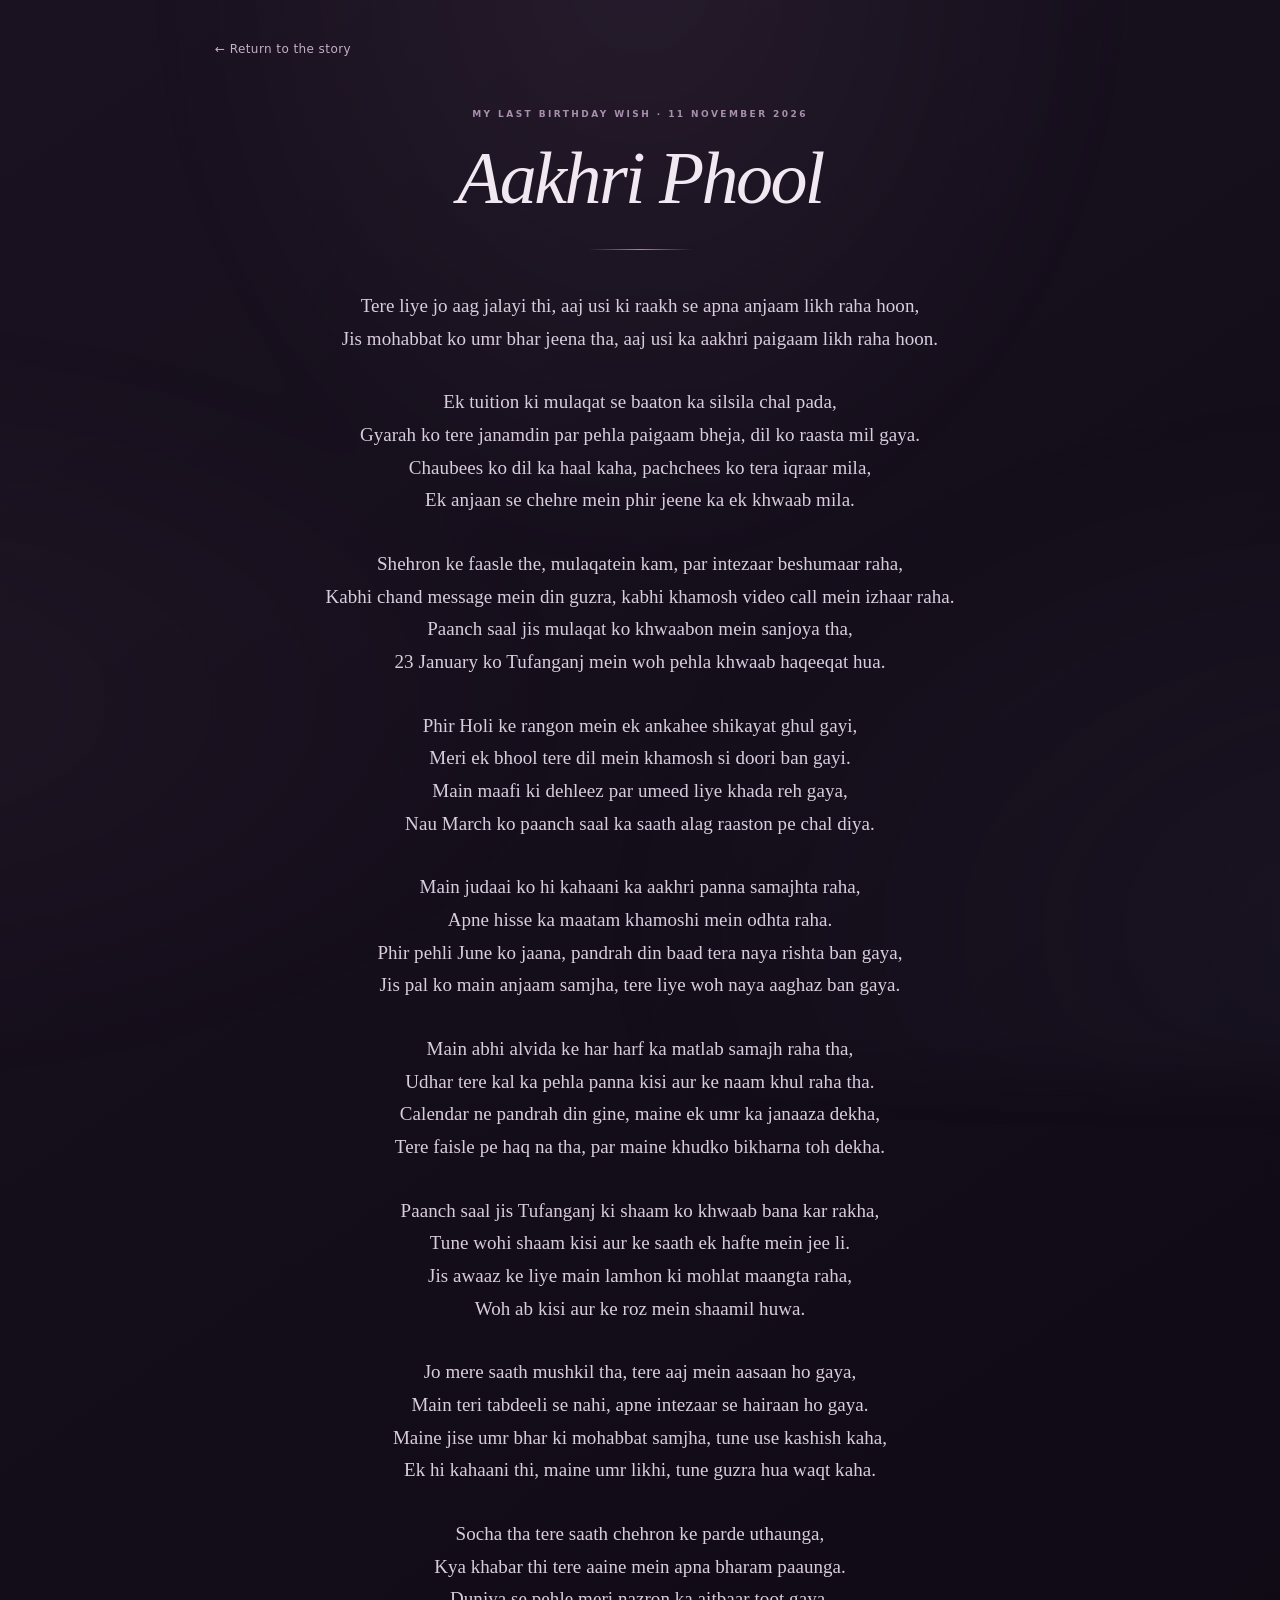
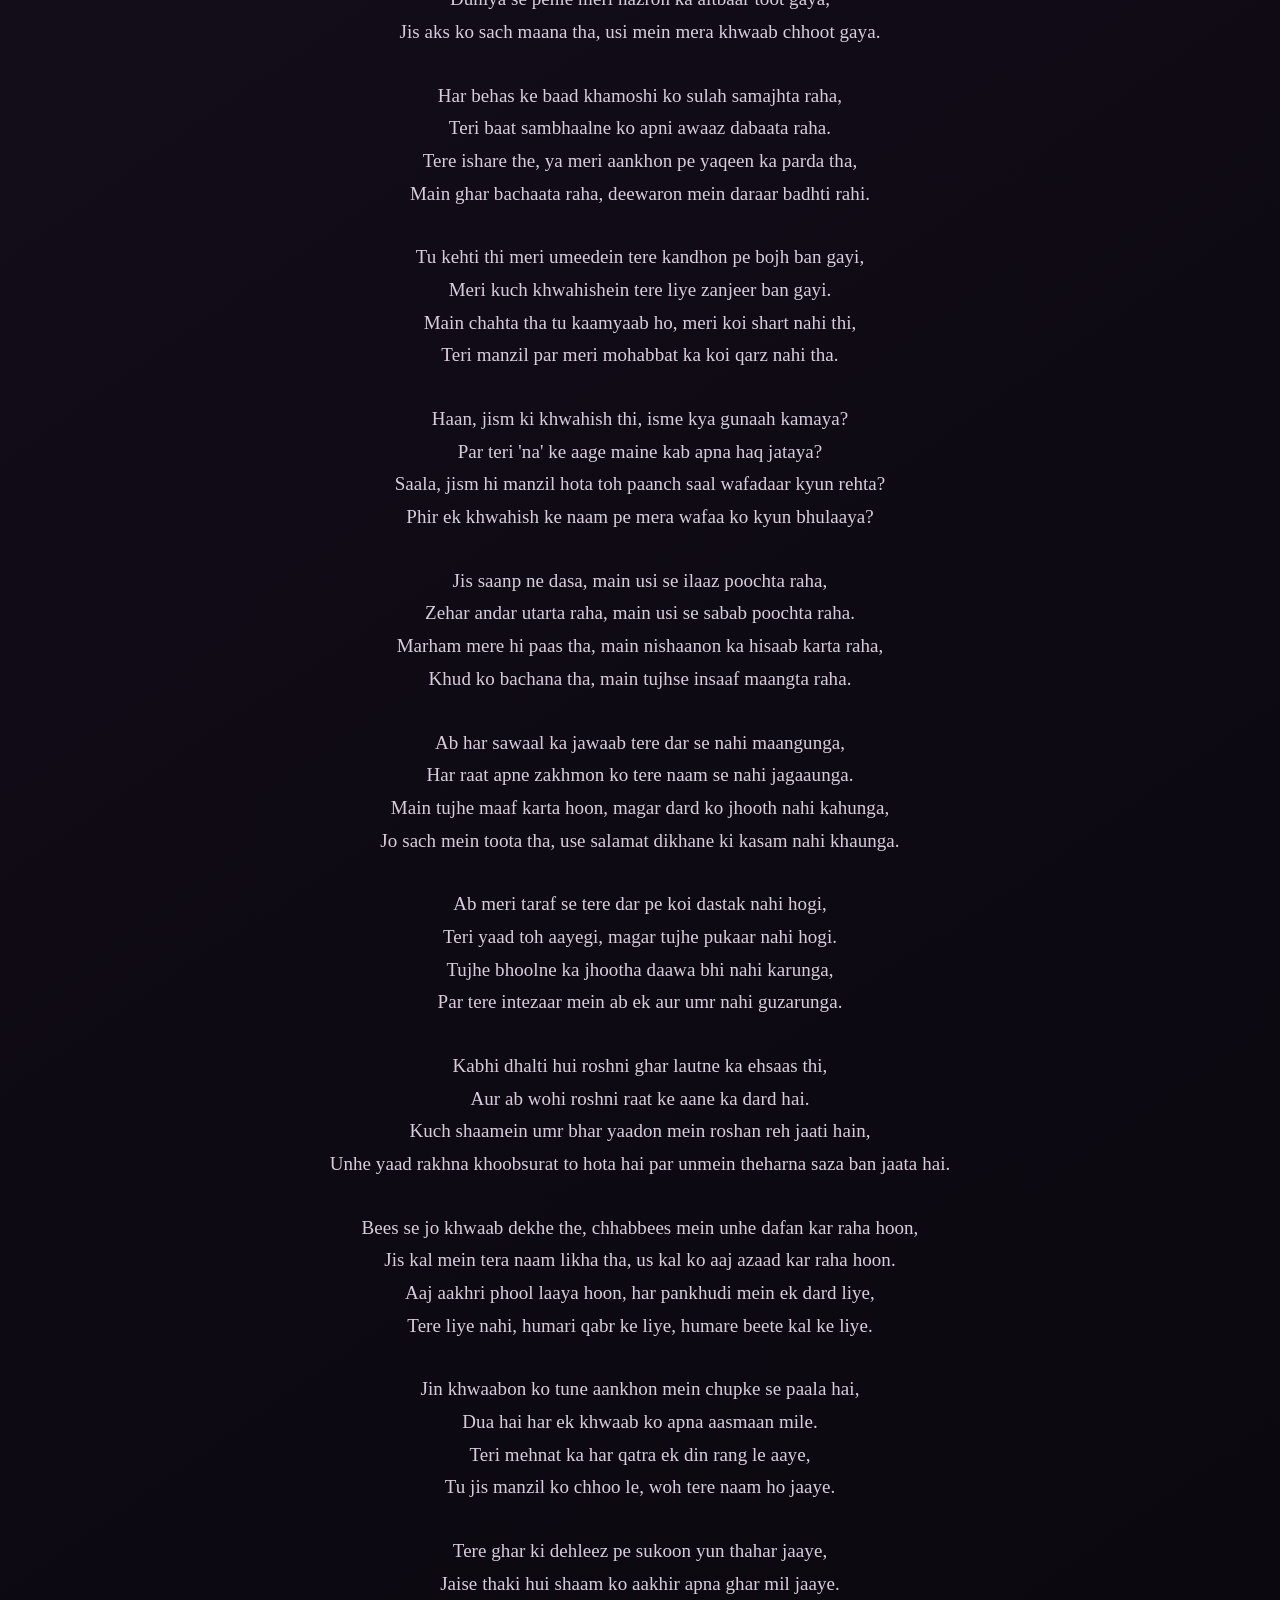
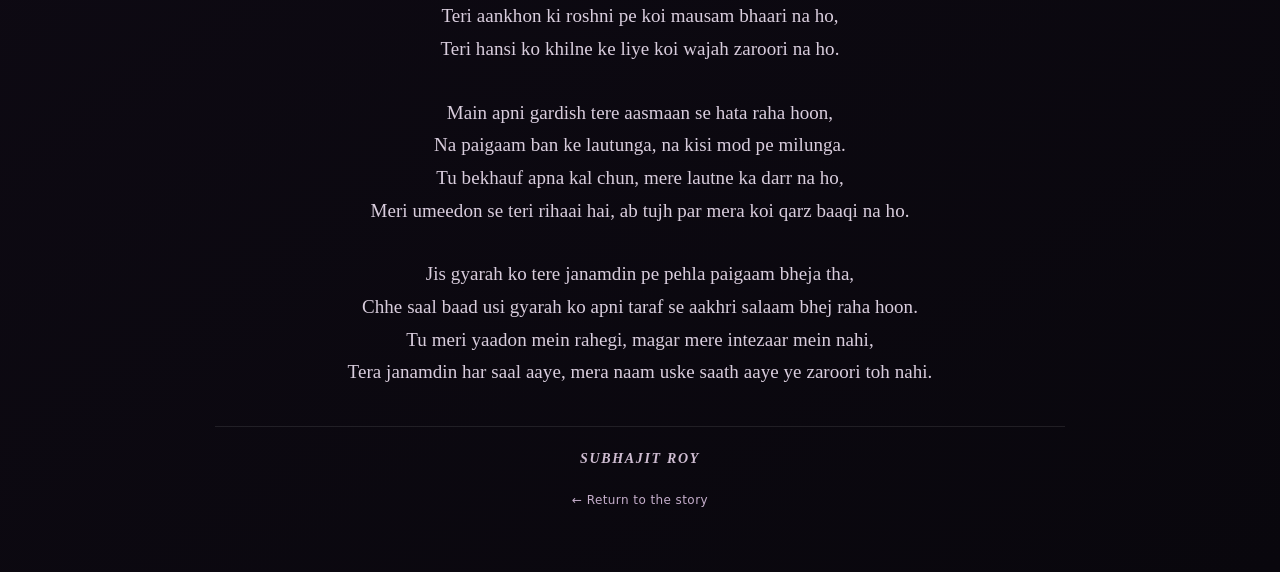
<file: aakhri-phool.html>
<!DOCTYPE html>

<html lang="en">
<head>
<meta charset="utf-8"/>
<meta content="width=device-width, initial-scale=1.0" name="viewport"/>
<meta content="#100b16" name="theme-color"/>
<meta content="Aakhri Phool — my last birthday wish, written on 11 November 2026. The complete poem." name="description"/>
<title>Aakhri Phool — My Last Birthday Wish</title>
<link href="poem-page.css?v=static-poems-20261111c" rel="stylesheet"/>
</head>
<body>
<div aria-hidden="true" class="poem-atmosphere"></div>
<main class="poem-page">
<a class="return-link" href="index.html" id="returnToStory">← Return to the story</a>
<header class="poem-header">
<div class="page-overline">MY LAST BIRTHDAY WISH · 11 NOVEMBER 2026</div>
<h1>Aakhri Phool</h1>
<div aria-hidden="true" class="title-rule"></div>
</header>
<article aria-label="Complete poem Aakhri Phool" class="full-poem"><section class="stanza"><p>Tere liye jo aag jalayi thi, aaj usi ki raakh se apna anjaam likh raha hoon,</p><p>Jis mohabbat ko umr bhar jeena tha, aaj usi ka aakhri paigaam likh raha hoon.</p></section><section class="stanza"><p>Ek tuition ki mulaqat se baaton ka silsila chal pada,</p><p>Gyarah ko tere janamdin par pehla paigaam bheja, dil ko raasta mil gaya.</p><p>Chaubees ko dil ka haal kaha, pachchees ko tera iqraar mila,</p><p>Ek anjaan se chehre mein phir jeene ka ek khwaab mila.</p></section><section class="stanza"><p>Shehron ke faasle the, mulaqatein kam, par intezaar beshumaar raha,</p><p>Kabhi chand message mein din guzra, kabhi khamosh video call mein izhaar raha.</p><p>Paanch saal jis mulaqat ko khwaabon mein sanjoya tha,</p><p>23 January ko Tufanganj mein woh pehla khwaab haqeeqat hua.</p></section><section class="stanza"><p>Phir Holi ke rangon mein ek ankahee shikayat ghul gayi,</p><p>Meri ek bhool tere dil mein khamosh si doori ban gayi.</p><p>Main maafi ki dehleez par umeed liye khada reh gaya,</p><p>Nau March ko paanch saal ka saath alag raaston pe chal diya.</p></section><section class="stanza"><p>Main judaai ko hi kahaani ka aakhri panna samajhta raha,</p><p>Apne hisse ka maatam khamoshi mein odhta raha.</p><p>Phir pehli June ko jaana, pandrah din baad tera naya rishta ban gaya,</p><p>Jis pal ko main anjaam samjha, tere liye woh naya aaghaz ban gaya.</p></section><section class="stanza"><p>Main abhi alvida ke har harf ka matlab samajh raha tha,</p><p>Udhar tere kal ka pehla panna kisi aur ke naam khul raha tha.</p><p>Calendar ne pandrah din gine, maine ek umr ka janaaza dekha,</p><p>Tere faisle pe haq na tha, par maine khudko bikharna toh dekha.</p></section><section class="stanza"><p>Paanch saal jis Tufanganj ki shaam ko khwaab bana kar rakha,</p><p>Tune wohi shaam kisi aur ke saath ek hafte mein jee li.</p><p>Jis awaaz ke liye main lamhon ki mohlat maangta raha,</p><p>Woh ab kisi aur ke roz mein shaamil huwa.</p></section><section class="stanza"><p>Jo mere saath mushkil tha, tere aaj mein aasaan ho gaya,</p><p>Main teri tabdeeli se nahi, apne intezaar se hairaan ho gaya.</p><p>Maine jise umr bhar ki mohabbat samjha, tune use kashish kaha,</p><p>Ek hi kahaani thi, maine umr likhi, tune guzra hua waqt kaha.</p></section><section class="stanza"><p>Socha tha tere saath chehron ke parde uthaunga,</p><p>Kya khabar thi tere aaine mein apna bharam paaunga.</p><p>Duniya se pehle meri nazron ka aitbaar toot gaya,</p><p>Jis aks ko sach maana tha, usi mein mera khwaab chhoot gaya.</p></section><section class="stanza"><p>Har behas ke baad khamoshi ko sulah samajhta raha,</p><p>Teri baat sambhaalne ko apni awaaz dabaata raha.</p><p>Tere ishare the, ya meri aankhon pe yaqeen ka parda tha,</p><p>Main ghar bachaata raha, deewaron mein daraar badhti rahi.</p></section><section class="stanza"><p>Tu kehti thi meri umeedein tere kandhon pe bojh ban gayi,</p><p>Meri kuch khwahishein tere liye zanjeer ban gayi.</p><p>Main chahta tha tu kaamyaab ho, meri koi shart nahi thi,</p><p>Teri manzil par meri mohabbat ka koi qarz nahi tha.</p></section><section class="stanza"><p>Haan, jism ki khwahish thi, isme kya gunaah kamaya?</p><p>Par teri 'na' ke aage maine kab apna haq jataya?</p><p>Saala, jism hi manzil hota toh paanch saal wafadaar kyun rehta?</p><p>Phir ek khwahish ke naam pe mera wafaa ko kyun bhulaaya?</p></section><section class="stanza"><p>Jis saanp ne dasa, main usi se ilaaz poochta raha,</p><p>Zehar andar utarta raha, main usi se sabab poochta raha.</p><p>Marham mere hi paas tha, main nishaanon ka hisaab karta raha,</p><p>Khud ko bachana tha, main tujhse insaaf maangta raha.</p></section><section class="stanza"><p>Ab har sawaal ka jawaab tere dar se nahi maangunga,</p><p>Har raat apne zakhmon ko tere naam se nahi jagaaunga.</p><p>Main tujhe maaf karta hoon, magar dard ko jhooth nahi kahunga,</p><p>Jo sach mein toota tha, use salamat dikhane ki kasam nahi khaunga.</p></section><section class="stanza"><p>Ab meri taraf se tere dar pe koi dastak nahi hogi,</p><p>Teri yaad toh aayegi, magar tujhe pukaar nahi hogi.</p><p>Tujhe bhoolne ka jhootha daawa bhi nahi karunga,</p><p>Par tere intezaar mein ab ek aur umr nahi guzarunga.</p></section><section class="stanza"><p>Kabhi dhalti hui roshni ghar lautne ka ehsaas thi,</p><p>Aur ab wohi roshni raat ke aane ka dard hai.</p><p>Kuch shaamein umr bhar yaadon mein roshan reh jaati hain,</p><p>Unhe yaad rakhna khoobsurat to hota hai par unmein theharna saza ban jaata hai.</p></section><section class="stanza"><p>Bees se jo khwaab dekhe the, chhabbees mein unhe dafan kar raha hoon,</p><p>Jis kal mein tera naam likha tha, us kal ko aaj azaad kar raha hoon.</p><p>Aaj aakhri phool laaya hoon, har pankhudi mein ek dard liye,</p><p>Tere liye nahi, humari qabr ke liye, humare beete kal ke liye.</p></section><section class="stanza"><p>Jin khwaabon ko tune aankhon mein chupke se paala hai,</p><p>Dua hai har ek khwaab ko apna aasmaan mile.</p><p>Teri mehnat ka har qatra ek din rang le aaye,</p><p>Tu jis manzil ko chhoo le, woh tere naam ho jaaye.</p></section><section class="stanza"><p>Tere ghar ki dehleez pe sukoon yun thahar jaaye,</p><p>Jaise thaki hui shaam ko aakhir apna ghar mil jaaye.</p><p>Teri aankhon ki roshni pe koi mausam bhaari na ho,</p><p>Teri hansi ko khilne ke liye koi wajah zaroori na ho.</p></section><section class="stanza"><p>Main apni gardish tere aasmaan se hata raha hoon,</p><p>Na paigaam ban ke lautunga, na kisi mod pe milunga.</p><p>Tu bekhauf apna kal chun, mere lautne ka darr na ho,</p><p>Meri umeedon se teri rihaai hai, ab tujh par mera koi qarz baaqi na ho.</p></section><section class="stanza"><p>Jis gyarah ko tere janamdin pe pehla paigaam bheja tha,</p><p>Chhe saal baad usi gyarah ko apni taraf se aakhri salaam bhej raha hoon.</p><p>Tu meri yaadon mein rahegi, magar mere intezaar mein nahi,</p><p>Tera janamdin har saal aaye, mera naam uske saath aaye ye zaroori toh nahi.</p></section></article>
<footer class="poem-footer">
<div class="signature">SUBHAJIT ROY</div>
<a class="return-link footer-return" href="index.html">← Return to the story</a>
</footer>
</main>

<script>(() => {
  const returnState = new URLSearchParams(window.location.search).get('storyReturn');
  if (returnState) {
    document.querySelectorAll('.return-link').forEach(link => {
      const target = new URL(link.href, window.location.href);
      target.searchParams.set('storyReturn', returnState);
      link.href = target.href;
    });
  }
  document.querySelectorAll('.return-link').forEach(link => {
    link.addEventListener('click', event => {
      if (!window.opener || window.opener.closed || !returnState) return;
      try {
        if (window.opener.location.origin !== window.location.origin) return;
        window.opener.focus();
        window.opener.postMessage({ type: 'birthday-story:return-to-opener' }, window.location.origin);
        event.preventDefault();
        window.close();
      } catch (error) {
        console.info('The original story tab is unavailable; using the return link.', error);
      }
    });
  });
})();</script></body>
</html>
</file>
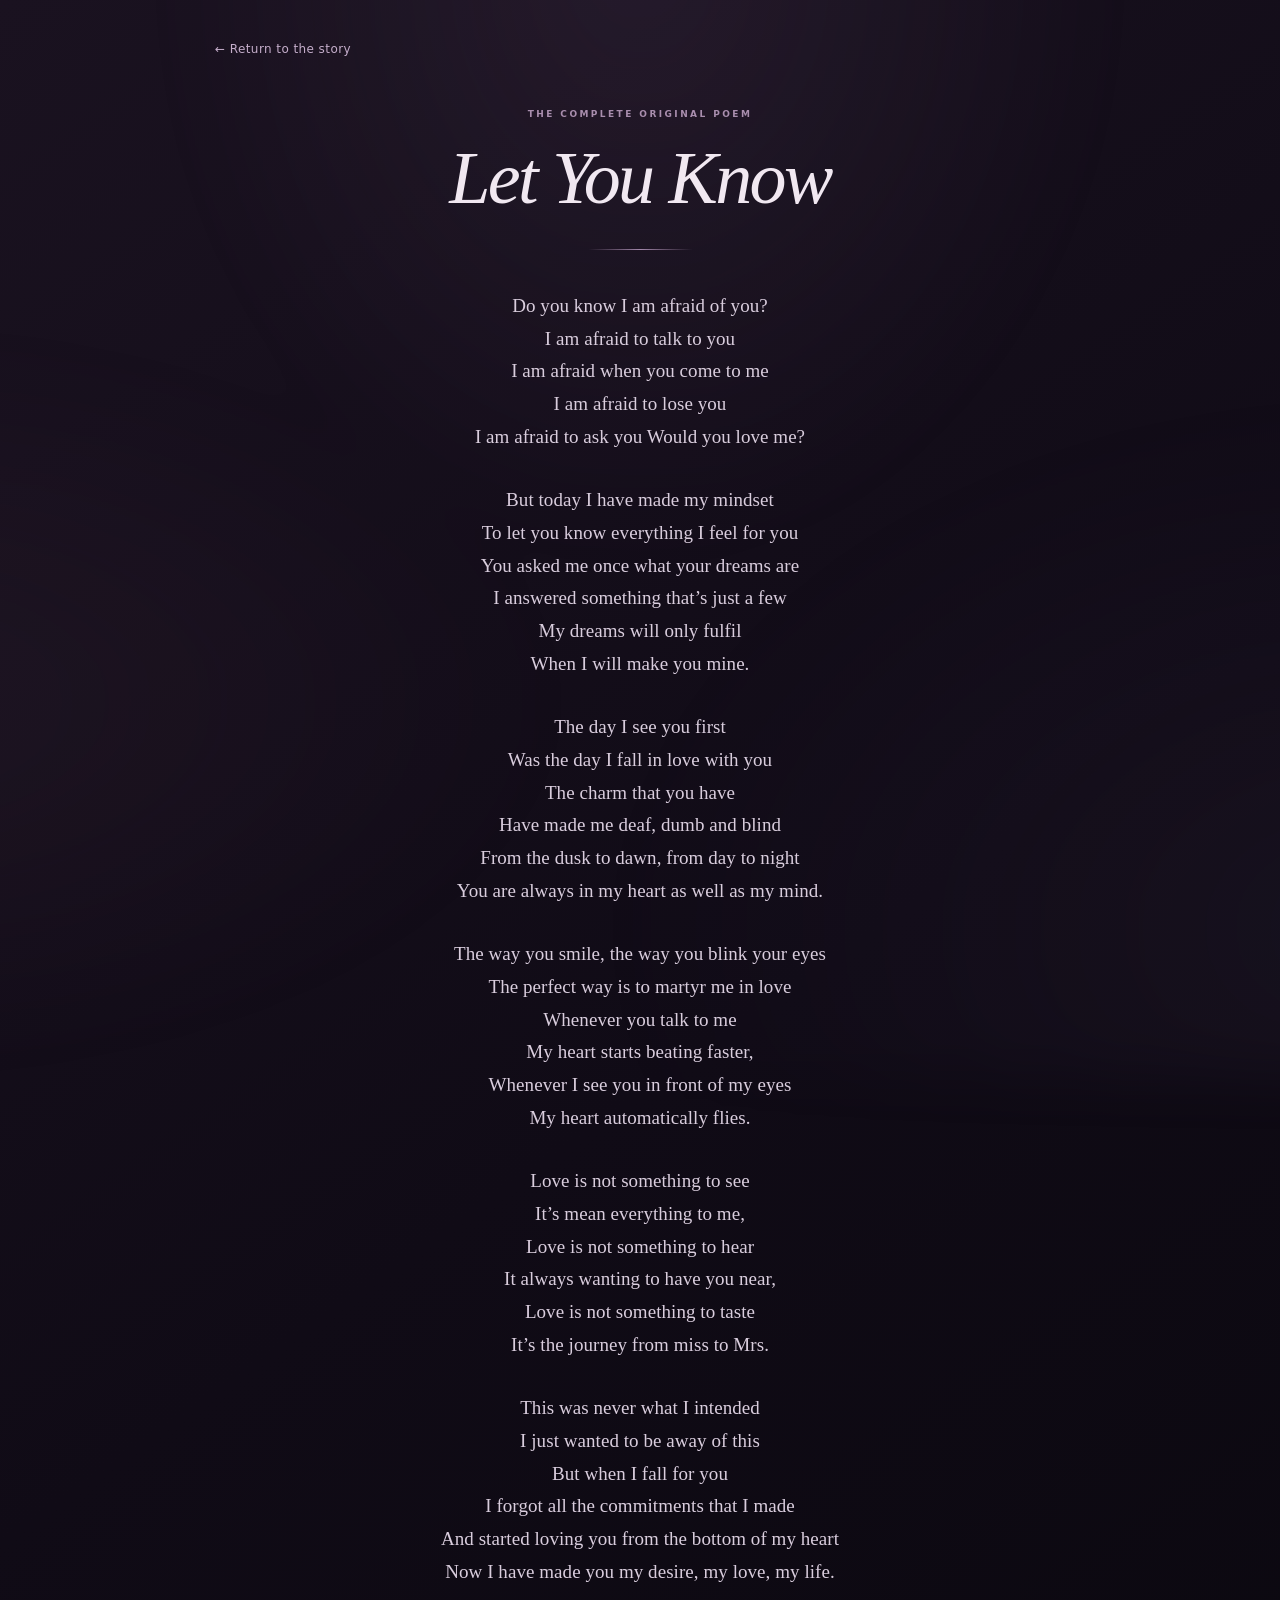
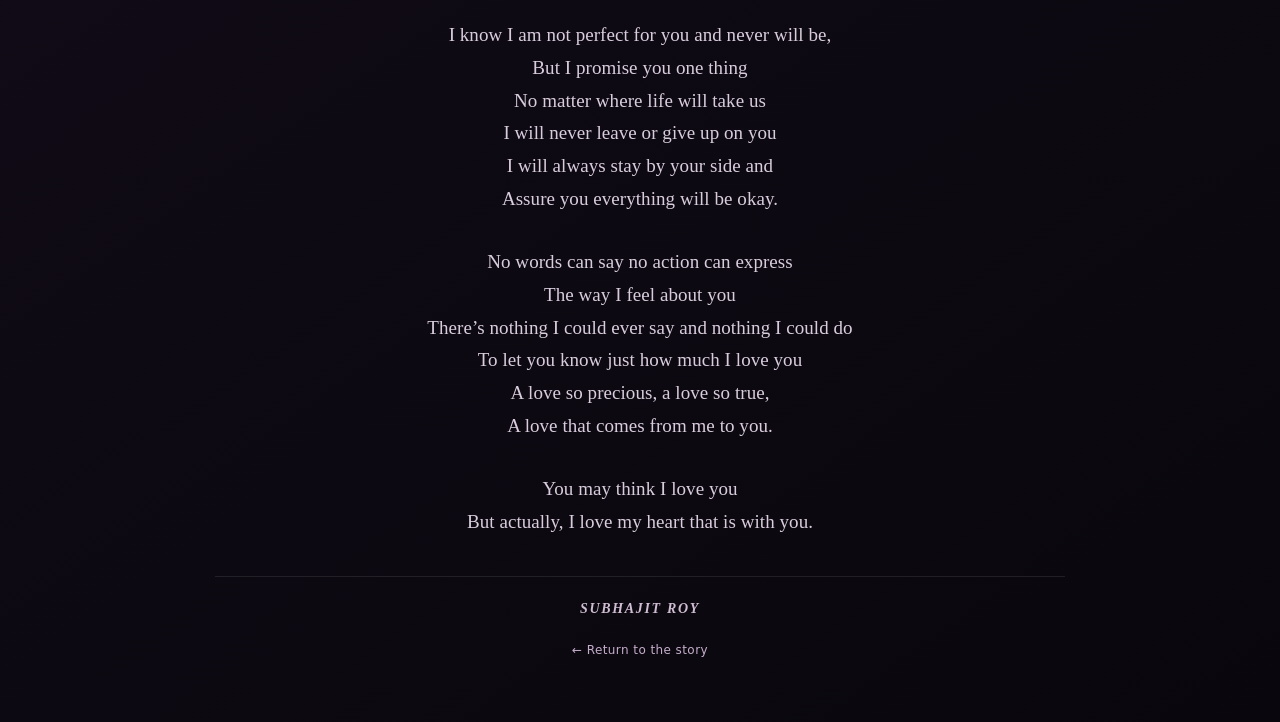
<file: let-you-know.html>
<!DOCTYPE html>
<html lang="en">
<head>
  <meta charset="UTF-8">
  <meta name="viewport" content="width=device-width, initial-scale=1.0">
  <meta name="theme-color" content="#100b16">
  <meta name="description" content="The complete original poem, Let You Know.">
  <title>Let You Know — The Complete Poem</title>
  <link rel="stylesheet" href="poem-page.css">
</head>
<body>
  <div class="poem-atmosphere" aria-hidden="true"></div>
  <main class="poem-page">
    <a class="return-link" id="returnToStory" href="index.html">← Return to the story</a>

    <header class="poem-header">
      <div class="page-overline">THE COMPLETE ORIGINAL POEM</div>
      <h1>Let You Know</h1>
      <div class="title-rule" aria-hidden="true"></div>
    </header>

    <article class="full-poem" aria-label="Complete poem Let You Know">
      <section class="stanza">
        <p>Do you know I am afraid of you?</p>
        <p>I am afraid to talk to you</p>
        <p>I am afraid when you come to me</p>
        <p>I am afraid to lose you</p>
        <p>I am afraid to ask you Would you love me?</p>
      </section>

      <section class="stanza">
        <p>But today I have made my mindset</p>
        <p>To let you know everything I feel for you</p>
        <p>You asked me once what your dreams are</p>
        <p>I answered something that’s just a few</p>
        <p>My dreams will only fulfil</p>
        <p>When I will make you mine.</p>
      </section>

      <section class="stanza">
        <p>The day I see you first</p>
        <p>Was the day I fall in love with you</p>
        <p>The charm that you have</p>
        <p>Have made me deaf, dumb and blind</p>
        <p>From the dusk to dawn, from day to night</p>
        <p>You are always in my heart as well as my mind.</p>
      </section>

      <section class="stanza">
        <p>The way you smile, the way you blink your eyes</p>
        <p>The perfect way is to martyr me in love</p>
        <p>Whenever you talk to me</p>
        <p>My heart starts beating faster,</p>
        <p>Whenever I see you in front of my eyes</p>
        <p>My heart automatically flies.</p>
      </section>

      <section class="stanza">
        <p>Love is not something to see</p>
        <p>It’s mean everything to me,</p>
        <p>Love is not something to hear</p>
        <p>It always wanting to have you near,</p>
        <p>Love is not something to taste</p>
        <p>It’s the journey from miss to Mrs.</p>
      </section>

      <section class="stanza">
        <p>This was never what I intended</p>
        <p>I just wanted to be away of this</p>
        <p>But when I fall for you</p>
        <p>I forgot all the commitments that I made</p>
        <p>And started loving you from the bottom of my heart</p>
        <p>Now I have made you my desire, my love, my life.</p>
      </section>

      <section class="stanza">
        <p>I know I am not perfect for you and never will be,</p>
        <p>But I promise you one thing</p>
        <p>No matter where life will take us</p>
        <p>I will never leave or give up on you</p>
        <p>I will always stay by your side and</p>
        <p>Assure you everything will be okay.</p>
      </section>

      <section class="stanza">
        <p>No words can say no action can express</p>
        <p>The way I feel about you</p>
        <p>There’s nothing I could ever say and nothing I could do</p>
        <p>To let you know just how much I love you</p>
        <p>A love so precious, a love so true,</p>
        <p>A love that comes from me to you.</p>
      </section>

      <section class="stanza final-stanza">
        <p>You may think I love you</p>
        <p>But actually, I love my heart that is with you.</p>
      </section>
    </article>

    <footer class="poem-footer">
      <div class="signature">SUBHAJIT ROY</div>
      <a class="return-link footer-return" href="index.html">← Return to the story</a>
    </footer>
  </main>
  <script src="poems.js?v=compact-return-20261111d"></script>
</body>
</html>
</file>
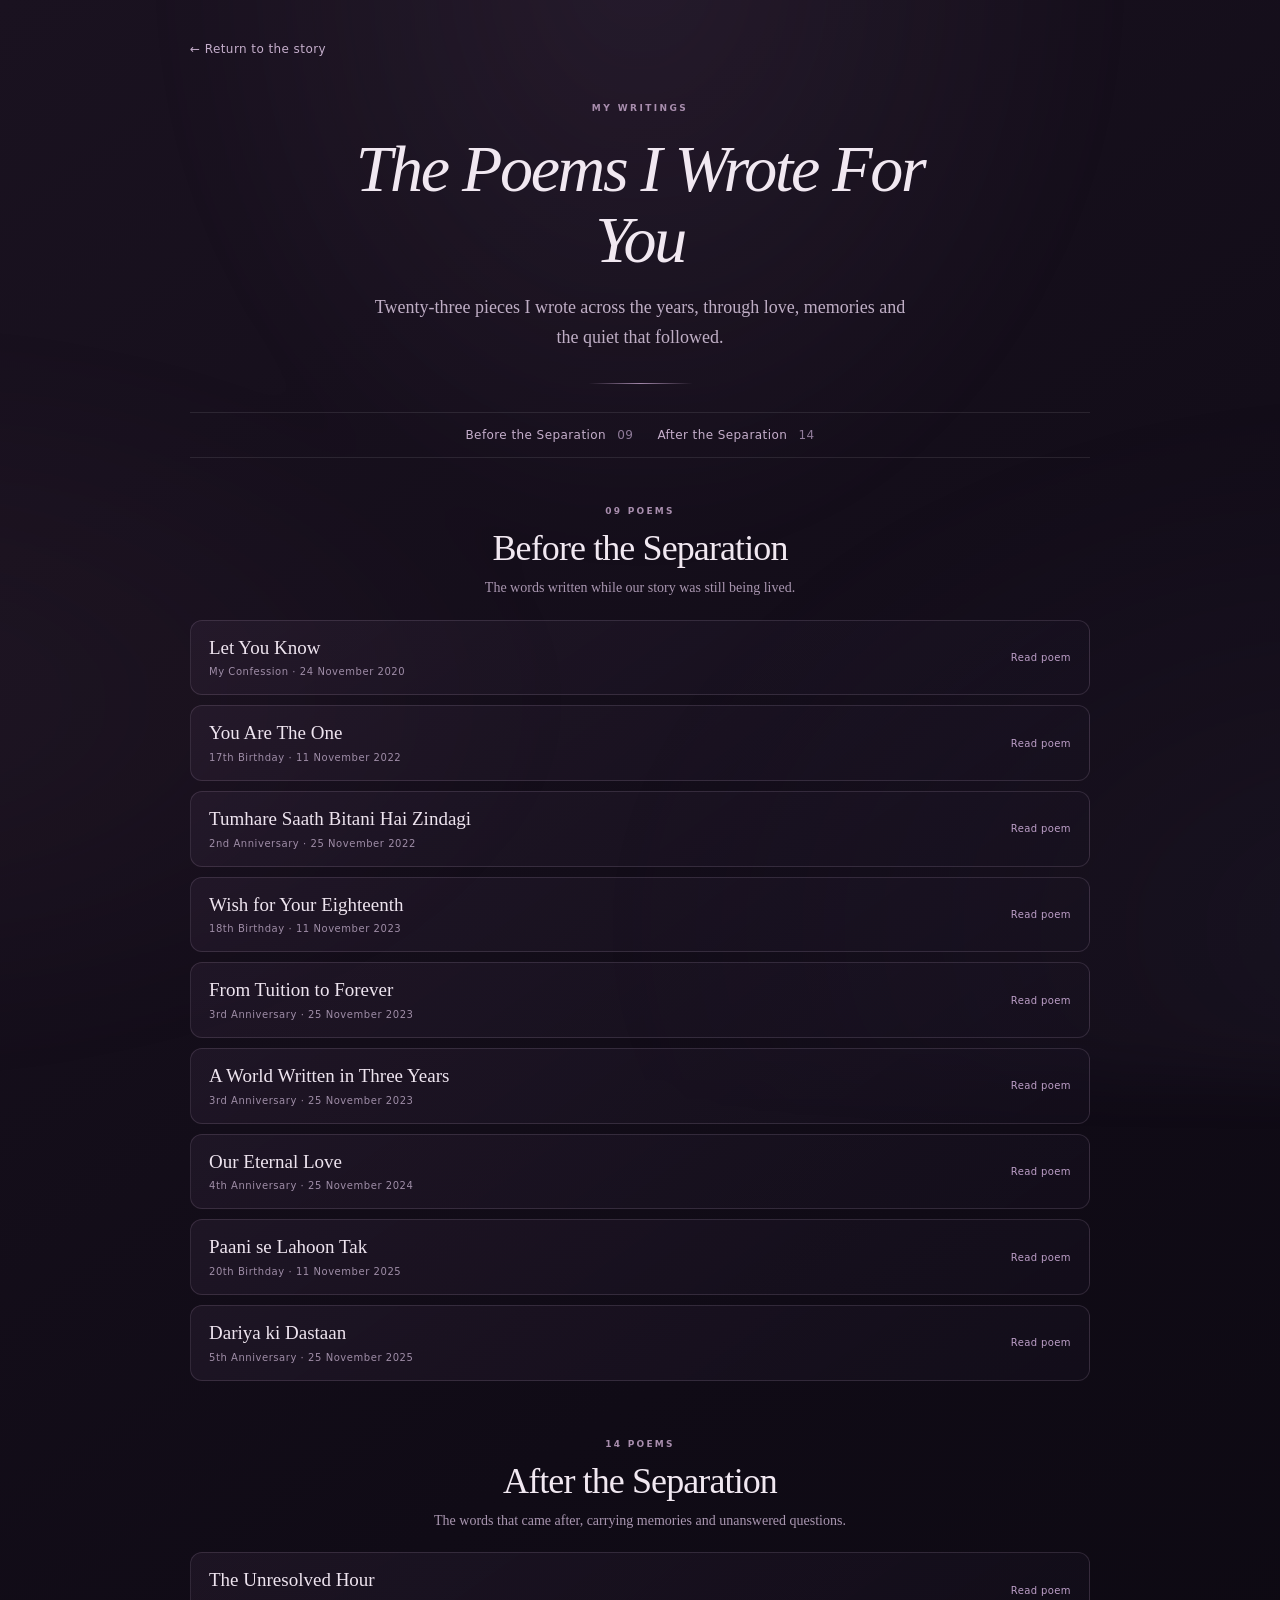
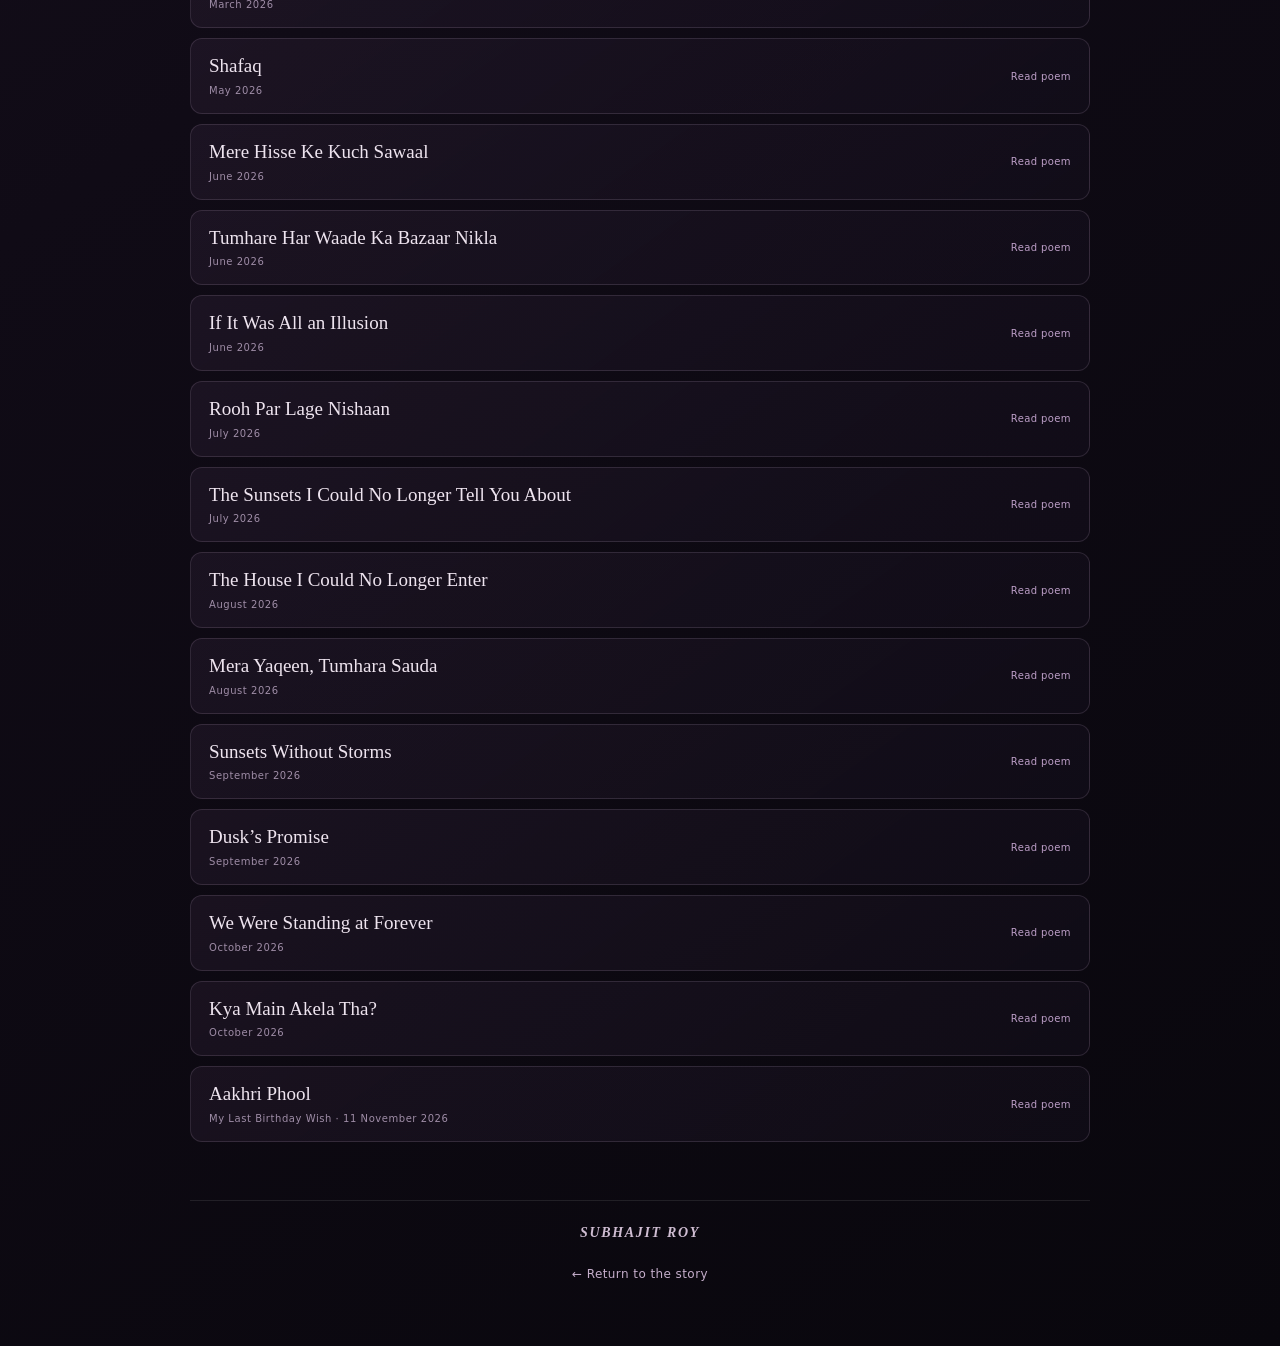
<file: poems.html>
<!DOCTYPE html>

<html lang="en">
<head>
<meta charset="utf-8"/>
<meta content="width=device-width, initial-scale=1.0" name="viewport"/>
<meta content="#100b16" name="theme-color"/>
<meta content="The poems I wrote through love, memories and the silence that followed." name="description"/>
<title>The Poems I Wrote For You</title>
<link href="poem-page.css?v=static-poems-20261111c" rel="stylesheet"/>
<link href="poem-collection.css?v=static-poems-20261111c" rel="stylesheet"/>
</head>
<body>
<div aria-hidden="true" class="poem-atmosphere"></div>
<main class="poem-page collection-page">
<a class="return-link" href="index.html">← Return to the story</a>
<header class="poem-header collection-header">
<div class="page-overline">MY WRITINGS</div>
<h1>The Poems I Wrote For You</h1>
<p class="poem-introduction">Twenty-three pieces I wrote across the years, through love, memories and the quiet that followed.</p>
<div aria-hidden="true" class="title-rule"></div>
</header>
<nav aria-label="Poem collection sections" class="collection-index">
<a href="#before-separation">Before the Separation <span>09</span></a>
<a href="#after-separation">After the Separation <span>14</span></a>
</nav>
<div id="poemCollections"><section class="poem-collection-section" id="before-separation"><header class="collection-section-heading"><div class="section-overline">09 POEMS</div><h2>Before the Separation</h2><p class="section-note">The words written while our story was still being lived.</p></header><div class="poem-entry-list"><details class="poem-entry" id="poem-before-1"><summary class="poem-entry-summary"><span class="poem-entry-main"><span class="poem-entry-title">Let You Know</span><span class="poem-entry-occasion">My Confession · 24 November 2020</span></span><span aria-hidden="true" class="poem-entry-affordance">Read poem</span></summary><article aria-label="Let You Know" class="poem-entry-body"><div class="full-poem collection-full-poem"><section class="stanza"><p>Do you know I am afraid of you?</p><p>I am afraid to talk to you</p><p>I am afraid when you come to me</p><p>I am afraid to lose you</p><p>I am afraid to ask you Would you love me?</p></section><section class="stanza"><p>But today I have made my mindset</p><p>To let you know everything I feel for you</p><p>You asked me once what your dreams are</p><p>I answered something that’s just a few</p><p>My dreams will only fulfil</p><p>When I will make you mine.</p></section><section class="stanza"><p>The day I see you first</p><p>Was the day I fall in love with you</p><p>The charm that you have</p><p>Have made me deaf, dumb and blind</p><p>From the dusk to dawn, from day to night</p><p>You are always in my heart as well as my mind.</p></section><section class="stanza"><p>The way you smile, the way you blink your eyes</p><p>The perfect way is to martyr me in love</p><p>Whenever you talk to me</p><p>My heart starts beating faster,</p><p>Whenever I see you in front of my eyes</p><p>My heart automatically flies.</p></section><section class="stanza"><p>Love is not something to see</p><p>It’s mean everything to me,</p><p>Love is not something to hear</p><p>It always wanting to have you near,</p><p>Love is not something to taste</p><p>It’s the journey from miss to Mrs.</p></section><section class="stanza"><p>This was never what I intended</p><p>I just wanted to be away of this</p><p>But when I fall for you</p><p>I forgot all the commitments that I made</p><p>And started loving you from the bottom of my heart</p><p>Now I have made you my desire, my love, my life.</p></section><section class="stanza"><p>I know I am not perfect for you and never will be,</p><p>But I promise you one thing</p><p>No matter where life will take us</p><p>I will never leave or give up on you</p><p>I will always stay by your side and</p><p>Assure you everything will be okay.</p></section><section class="stanza"><p>No words can say no action can express</p><p>The way I feel about you</p><p>There’s nothing I could ever say and nothing I could do</p><p>To let you know just how much I love you</p><p>A love so precious, a love so true,</p><p>A love that comes from me to you.</p></section><section class="stanza"><p>You may think I love you</p><p>But actually, I love my heart that is with you.</p></section></div><a class="dedicated-poem-link" href="let-you-know.html">Open the dedicated poem page ↗</a></article></details><details class="poem-entry" id="poem-before-2"><summary class="poem-entry-summary"><span class="poem-entry-main"><span class="poem-entry-title">You Are The One</span><span class="poem-entry-occasion">17th Birthday · 11 November 2022</span></span><span aria-hidden="true" class="poem-entry-affordance">Read poem</span></summary><article aria-label="You Are The One" class="poem-entry-body"><div class="full-poem collection-full-poem"><section class="stanza"><p>You are the one who makes my heart beat faster</p><p>You are the one who has make my life better</p><p>You are the one who makes me happy even when I am sad</p><p>You are the one whose presence makes me glad</p><p>You are the one who always keeps me on track</p><p>You are the one who always has my back</p><p>You are the one whom I want to see naked</p><p>You are the one whom I want under my blanket</p><p>You are the one who has lit my life</p><p>You are the one whom I want as my wife</p><p>You are the one who loves me like no other</p><p>You are the one whom I will love forever.</p></section></div></article></details><details class="poem-entry" id="poem-before-3"><summary class="poem-entry-summary"><span class="poem-entry-main"><span class="poem-entry-title">Tumhare Saath Bitani Hai Zindagi</span><span class="poem-entry-occasion">2nd Anniversary · 25 November 2022</span></span><span aria-hidden="true" class="poem-entry-affordance">Read poem</span></summary><article aria-label="Tumhare Saath Bitani Hai Zindagi" class="poem-entry-body"><div class="full-poem collection-full-poem"><section class="stanza"><p>Tujhko jab se hai paaya hu</p><p>Tumhare khyaalon main khoya rahu</p><p>Tumko bass main ek hi baat kahu</p><p>I love you and wanna make you my bahu</p><p>Tumpe main fidaa hu pagalo jaisi</p><p>Ab bass tum hi ho jo hai mere dil main basi</p><p>Tumhare sath hi bitani hai mujhe apni puri zindagi.</p></section><section class="stanza"><p>Meri jaan hai tumhare saanso me basa</p><p>Tumhara sath rahu banke tumhara chaya</p><p>Pata nahi tumne mere sath kiya hai kya</p><p>Ki tumhara hee lag laya mujhe moh maya</p><p>Main lelu tumhari saari dukh dard peeda</p><p>Aur khushi main bhi saath rahu humesha.</p></section><section class="stanza"><p>Tumhare liye jo karta hu ehsaaz</p><p>Woh main nahi kar sakta prakas</p><p>Mere paas nahi hai koi alfaaz</p><p>Tumhe bolu main apne saare raaz</p><p>Bass tum rehna humesha mere paas</p><p>Main tumse pyaar karunga till my last saans.</p></section><section class="stanza"><p>Tum mere paas aati ho jab jab</p><p>Mera dil kare joro se lub dub lub dub</p><p>Tumhare liye main kar dunga sab tyag</p><p>Ya chahe karna pare mujhe punya ya paap</p><p>Main bol raha hu jo hai sach</p><p>Ki I love you soooo much.</p></section><section class="stanza"><p>Tumne humesha nibhaya hai saath mera</p><p>Mujhe bhi lena hai tumhare sath 7 phera</p><p>Kabhi na chorunga tumhe main akela</p><p>Mera jo bhi hai sabhi hai tumhara</p><p>Tumhare sath shadi karne ki agar puri na ho tamannah</p><p>To rahunga puri jiwan bhar main bachelor bana.</p></section><section class="stanza"><p>Tumhare saath maine dekhe hai bahut sapne</p><p>Sapne main tumhare sath betay hazaro lamhe</p><p>Par jab uthu to aakhein meri tarasti hai tumhe dekhne</p><p>Tum saath mere jo na ho</p><p>Tumhe samajhke choom leta hu tumhare photo</p><p>Aur pakar leta hu main mera baalish ko</p></section><section class="stanza"><p>Dekhte dekhte bit gaye 2 saal hai</p></section><section class="stanza"><p>Ab bhi karta hu saccha wala pyaar tumse</p><p>Aur tum bhi ho saath mere</p><p>Par ab aa gaya hu tumse thora dur main</p><p>Bass duwa karu ki meet jaye sare faasle</p><p>Taaki puri kar saku tumhare saath saari khwahishe.</p></section></div></article></details><details class="poem-entry" id="poem-before-4"><summary class="poem-entry-summary"><span class="poem-entry-main"><span class="poem-entry-title">Wish for Your Eighteenth</span><span class="poem-entry-occasion">18th Birthday · 11 November 2023</span></span><span aria-hidden="true" class="poem-entry-affordance">Read poem</span></summary><article aria-label="Wish for Your Eighteenth" class="poem-entry-body"><div class="full-poem collection-full-poem"><section class="stanza"><p>You are the best gift I ever had</p><p>You make me happy when I am sad</p><p>You are the light of my life</p><p>You are the one I want as my wife</p></section><section class="stanza"><p>You are beautiful, smart and kind</p><p>You are always on my mind</p><p>You are my partner and my friend</p><p>You are the one I will love till the end</p></section><section class="stanza"><p>You are turning eighteen today</p><p>You have so much to do and say</p><p>You have a bright future ahead</p><p>You have a lot of dreams to spread</p></section><section class="stanza"><p>I wish you a happy birthday, my love</p><p>I wish you all the best from above</p><p>I wish you joy, peace and grace</p><p>I wish you a smile on your face.</p></section></div></article></details><details class="poem-entry" id="poem-before-5"><summary class="poem-entry-summary"><span class="poem-entry-main"><span class="poem-entry-title">From Tuition to Forever</span><span class="poem-entry-occasion">3rd Anniversary · 25 November 2023</span></span><span aria-hidden="true" class="poem-entry-affordance">Read poem</span></summary><article aria-label="From Tuition to Forever" class="poem-entry-body"><div class="full-poem collection-full-poem"><section class="stanza"><p>Tumhe jab dekha pehli baar in tuition</p><p>You stopped my eyes rotation</p><p>And fasten my blood circulation</p><p>Tujhse hi ho gaya obsession, addiction</p></section><section class="stanza"><p>Ye 3 saal pehli ki hai kahani</p><p>Maine tumko bola I love you. Do you love me??</p><p>Tumne thora samay liya aur bola yes i do</p><p>Aur us din se lekar aaj tak tumne mera sath di</p></section><section class="stanza"><p>Pyaar kya hai pata chala tujhse karke</p><p>Hum dono dur hoke bhi dil he ek sath me</p><p>Mujhe lagta mere liye hi bani hai tu</p><p>Ab bass banana baki hai tumhe mera bahu</p></section><section class="stanza"><p>Ho gaya hu tumhare pyaar me umarkaid me</p><p>Ab tumhare bina na koi chain hai</p><p>Pehle kabhi na aisa huwa mere sath me</p><p>Kya yehi tumhara pyaar hai</p></section><section class="stanza"><p>Main kitna tumhe chahu kaise me batau</p><p>Kaali raat me to tum ho jaise chadni</p><p>Pyase hu main aur tum jaise pani</p><p>Main agar ranjha to tum mere heer jaisi</p></section><section class="stanza"><p>Tum aise khubsurat jaise Fibonacci ratio</p><p>Tumhari aankhein chamakte hain jaise indigo</p><p>Tumhari zulfen jaise bikharti hain jaise rainbow</p><p>Tumhare paas ane se mere ho jata hai cardio</p></section><section class="stanza"><p>Zindagi me tumhara jaga koi nahi le payegi</p><p>Dil se tumhara pyaar koi nahi mita payegi</p><p>Chahe kitna bhi door chale jao tum mujhse</p><p>Jab tak saase chalegi tab tak mere dil me tum hi rahogi</p></section><section class="stanza"><p>Baby now from 3 years we are together</p><p>Moments we shared together are very rare</p><p>But Laughter, tears all we have beared together</p><p>As our heart have entwined with each other forever.</p></section></div></article></details><details class="poem-entry" id="poem-before-6"><summary class="poem-entry-summary"><span class="poem-entry-main"><span class="poem-entry-title">A World Written in Three Years</span><span class="poem-entry-occasion">3rd Anniversary · 25 November 2023</span></span><span aria-hidden="true" class="poem-entry-affordance">Read poem</span></summary><article aria-label="A World Written in Three Years" class="poem-entry-body"><div class="full-poem collection-full-poem"><section class="stanza"><p>Three years ago, we met and fell in love</p><p>You were the angel sent from above</p><p>You gave me happiness and peace</p><p>You made my worries and troubles cease.</p></section><section class="stanza"><p>Three years later, we are still together</p><p>You are the reason I smile in any weather</p><p>You give me support and strength</p><p>You make my life meaningful and rich.</p></section><section class="stanza"><p>Three years of memories, we have shared</p><p>You have shown me how much you cared</p><p>You give me laughter and fun</p><p>You make my days bright like the sun.</p></section><section class="stanza"><p>Three years of challenges, we have faced</p><p>You have been my rock and my grace</p><p>You give me courage and hope</p><p>You make me able to cope.</p></section><section class="stanza"><p>Three years of love, we have given</p><p>You are the best gift I have ever gotten</p><p>You give me passion and devotion</p><p>You make my heart filled with emotion.</p></section><section class="stanza"><p>Three years of us, we celebrate today</p><p>You are the one who makes me say</p><p>You are my poem and my words</p><p>You are my Sandhya and my world.</p></section></div></article></details><details class="poem-entry" id="poem-before-7"><summary class="poem-entry-summary"><span class="poem-entry-main"><span class="poem-entry-title">Our Eternal Love</span><span class="poem-entry-occasion">4th Anniversary · 25 November 2024</span></span><span aria-hidden="true" class="poem-entry-affordance">Read poem</span></summary><article aria-label="Our Eternal Love" class="poem-entry-body"><div class="full-poem collection-full-poem"><section class="stanza"><p>In the tuition's gentle hush, our heart collided for first,</p><p>A spark of attraction ignited, quenching my soul's thirst.</p><p>Your eyes, like rose quartz, glimmered so bright,</p><p>Your smile, like Venus, graced the twilight.</p><p>Drawing me toward life's sweetest embrace,</p><p>Where love and dreams entwined with grace.</p></section><section class="stanza"><p>Infatuation's flame started burning bright and bold,</p><p>My heart whispered softly, with a love untold.</p><p>Every glance of yours froze time in its place,</p><p>Your beauty, a hymn, impossible to erase.</p><p>Friends teased me with your lovely name,</p><p>But my heart reflected love's sweet flame.</p></section><section class="stanza"><p>With trembling words, I broke the ice that day,</p><p>A birthday wish lit our bond's first ray.</p><p>On November 24th, I confessed with bated breath,</p><p>And November 25th gave my love its birth and breadth.</p><p>Your ‘yes’ became my heaven, my soul’s nest,</p><p>A home where our love found its rest.</p></section><section class="stanza"><p>When doubts and rumors about you spread,</p><p>I stood unshaken, with hope in love instead.</p><p>Your faith, my anchor, held steadfast and strong,</p><p>Together we proved the doubters wrong.</p><p>Through distance and time, our love did persist,</p><p>A testament to the bond that cannot desist.</p></section><section class="stanza"><p>Like Khusrau’s verses, divine and pure,</p><p>Your presence is poetry, timeless and sure.</p><p>You’re my temple, my altar, my prayer,</p><p>A guiding star in the heavens rare.</p><p>This worship, a hymn to your sacred name,</p><p>An eternal flame, untouched by shame.</p></section><section class="stanza"><p>In your love's abyss, I’m lost yet found,</p><p>Drowning in the depths of your eyes, unbound.</p><p>In the sweet madness of your love, I dance, a lunatic free,</p><p>In your love’s rhythm, wild and carefree.</p><p>In your love, I’m a poet, with a heart full of verses,</p><p>Forever writing our story in the beauty that transcends.</p></section><section class="stanza"><p>As our fourth anniversary draws its breath,</p><p>I vow to love you beyond even death.</p><p>Like Sohni and Mahiwal, our love defies the tide.</p><p>In life's twilight, I’ll always stand by your side.</p><p>Like Laila and Majnu, our heart will beat as one,</p><p>And in eternity, our love will forever be shone.</p></section></div></article></details><details class="poem-entry" id="poem-before-8"><summary class="poem-entry-summary"><span class="poem-entry-main"><span class="poem-entry-title">Paani se Lahoon Tak</span><span class="poem-entry-occasion">20th Birthday · 11 November 2025</span></span><span aria-hidden="true" class="poem-entry-affordance">Read poem</span></summary><article aria-label="Paani se Lahoon Tak" class="poem-entry-body"><div class="full-poem collection-full-poem"><section class="stanza"><p>Jab nazar mili, feeke aasmaan ne shafaq odh liya</p><p>Awaaz mili, toh suron ne khamoshi ko sajaya</p><p>Khushboo jo chhuyi, har zarre ko mehekna sikha diya</p><p>Do saanson ne ek duje ke kandhon pe sukoon paya</p><p>Aur milan mein be-rang paani ne sharbaat ka roop liya.</p></section><section class="stanza"><p>Hai shafaq wahi, par aakhon ki nami ne usko dhak liya</p><p>Ab khamoshi ne bhi tere saanson ka geet chupaya</p><p>Mehek wohi hai, par tezz hawaon ne use bikhra diya</p><p>Do saansen ab bhi hain, par doori ne unhe tarsaya</p><p>Par uss amrit sa sharbaat ko rooh ne lahoon se mila liya.</p></section></div></article></details><details class="poem-entry" id="poem-before-9"><summary class="poem-entry-summary"><span class="poem-entry-main"><span class="poem-entry-title">Dariya ki Dastaan</span><span class="poem-entry-occasion">5th Anniversary · 25 November 2025</span></span><span aria-hidden="true" class="poem-entry-affordance">Read poem</span></summary><article aria-label="Dariya ki Dastaan" class="poem-entry-body"><div class="full-poem collection-full-poem"><section class="stanza"><p>Sannate ki ghaati mein soyi thi srot ki adhuri dhadkan,</p><p>Uthi lehron me aasha, nile khwaab ka paigaam liye,</p><p>Bechain si ek leher thi, jise hawaaon ne cheeda</p><p>Hosh me aayi dhaar, jab dhoop ne uska naam liya,</p><p>Aarzoo bahi, zameen ne raah di, aur dhara nadi bani.</p><p>Sargam si utri lehron mein, jab nadi ne pehla geet gaya,</p><p>Apne keechar ko bhi aaghosh me lekar dariya behta gaya,</p><p>Narm lehro ki panah ne, kinnaro ko naya rang diya,</p><p>Dard pikar dhaar ka, dariya aur gehra ho gaya</p><p>Hazaron meel behkar bhi, nadi ne raah na bhulai.</p><p>Yugon se behta aaya ye dariya jaise ho tapasvi ka tap</p><p>Antatah samundar se milkar, amar ye dastaan bani.</p></section></div></article></details></div></section><section class="poem-collection-section" id="after-separation"><header class="collection-section-heading"><div class="section-overline">14 POEMS</div><h2>After the Separation</h2><p class="section-note">The words that came after, carrying memories and unanswered questions.</p></header><div class="poem-entry-list"><details class="poem-entry" id="poem-after-1"><summary class="poem-entry-summary"><span class="poem-entry-main"><span class="poem-entry-title">The Unresolved Hour</span><span class="poem-entry-occasion">March 2026</span></span><span aria-hidden="true" class="poem-entry-affordance">Read poem</span></summary><article aria-label="The Unresolved Hour" class="poem-entry-body"><div class="full-poem collection-full-poem"><section class="stanza"><p>The hour where day thins, but does not end,</p><p>And night gathers, without arriving;</p><p>Light holding to the tops of trees,</p><p>While shadow keeps the ground below.</p></section><section class="stanza"><p>It seemed complete enough,</p><p>As if the sun had chosen to linger,</p><p>And the dark could afford to wait,</p><p>Like a good evening that does not end.</p></section><section class="stanza"><p>But they did not fully meet;</p><p>A line lay between the fields,</p><p>Light stopping at its edge,</p><p>Shadow held on the other side.</p></section><section class="stanza"><p>Then, the stillness began to loosen;</p><p>Light strained at its fading edge,</p><p>While the shadow settled,</p><p>Folding into night.</p></section><section class="stanza"><p>What followed was not night,</p><p>Nor anything that could be called day,</p><p>But a dim, uncertain grey</p><p>That refused to become either.</p></section><section class="stanza"><p>The last light lay thin on the ground,</p><p>While night spread into what remained;</p><p>No line remained to hold them apart,</p><p>Nothing passed from one to the other.</p></section><section class="stanza"><p>Only a question remained</p><p>In the cooling air and empty sky:</p><p>Was it the light that disappeared,</p><p>Or the dark that had always been there?</p></section></div></article></details><details class="poem-entry" id="poem-after-2"><summary class="poem-entry-summary"><span class="poem-entry-main"><span class="poem-entry-title">Shafaq</span><span class="poem-entry-occasion">May 2026</span></span><span aria-hidden="true" class="poem-entry-affordance">Read poem</span></summary><article aria-label="Shafaq" class="poem-entry-body"><div class="full-poem collection-full-poem"><section class="stanza"><p>Kabhi inn aakhon me bhi ek shaam utarti thi,</p><p>Jab tumhare khawab mere raaton me basti thi,</p><p>Phir halaaton ne un lamhon ki qeemat laga di,</p><p>Aur iss safar me hum dono ki dooriyan dikha di.</p></section><section class="stanza"><p>Ab bhi aakhon me chubhti roshni tumhari,</p><p>Jaise dhalte suraj me tumhara rang baki ho kahin,</p><p>Main har shaam uss falak me khoya sa rehta hoon,</p><p>Kash uss shafaq ko hamesha ke liye odh sakoon.</p></section><section class="stanza"><p>Kafi dafa socha ki bhula doon tumhe,</p><p>Inn dhemi si shamon se rishta mita doon main,</p><p>Magar aftab ke dhalte hi yeh dil samajhta hai,</p><p>Kuch ishq kabhi pore nahi hote, bas theher jate hai.</p></section><section class="stanza"><p>Aftaab jab shaam ki qatl me dhalta hai,</p><p>Dil bhi kahi khamoshi se pighalta hai,</p><p>Aur uss bujhte ujale ki raakh tale,</p><p>Mera ek aks andheron me sulagta rahe.</p></section></div></article></details><details class="poem-entry" id="poem-after-3"><summary class="poem-entry-summary"><span class="poem-entry-main"><span class="poem-entry-title">Mere Hisse Ke Kuch Sawaal</span><span class="poem-entry-occasion">June 2026</span></span><span aria-hidden="true" class="poem-entry-affordance">Read poem</span></summary><article aria-label="Mere Hisse Ke Kuch Sawaal" class="poem-entry-body"><div class="full-poem collection-full-poem"><section class="stanza"><p>Ek baat poochun...</p><p>Kya ab tumhari aawaz</p><p>Uski subahon ka pehla ujala hai,</p><p>Aur har raat se pehle</p><p>Uska aakhri khayaal?</p></section><section class="stanza"><p>Kya woh har roz</p><p>Sun leta hai woh lehza,</p><p>Jo mere hisse me</p><p>Kabhi kabhi ki utarta tha?</p></section><section class="stanza"><p>Kya ab apne saare kyaayal</p><p>Uske seene me rakh deti ho</p><p>Jab mere hisse mein</p><p>Sirf unke andaaze aaye the?</p></section><section class="stanza"><p>Kya uske liye gir gayi</p><p>Woh saari deewarein</p><p>Jo mere aur tumhare darmiya</p><p>Umr bhar khadi rahi?</p></section><section class="stanza"><p>Kya usse mil gaya</p><p>Woh sab kuch,</p><p>Jise main har dafa</p><p>Chookar bhi apna na saka?</p></section><section class="stanza"><p>Aur agar mil gaya...</p><p>To kya main bass woh waqt tha</p><p>Jisse tumhe guzarna tha</p><p>Aur woh vaada hai</p><p>Jisse tumhe nibhana hai?</p></section></div></article></details><details class="poem-entry" id="poem-after-4"><summary class="poem-entry-summary"><span class="poem-entry-main"><span class="poem-entry-title">Tumhare Har Waade Ka Bazaar Nikla</span><span class="poem-entry-occasion">June 2026</span></span><span aria-hidden="true" class="poem-entry-affordance">Read poem</span></summary><article aria-label="Tumhare Har Waade Ka Bazaar Nikla" class="poem-entry-body"><div class="full-poem collection-full-poem"><section class="stanza"><p>Tum qasmon ki saudagar nikli,</p><p>Har waada tumhara bazaar nikla.</p></section><section class="stanza"><p>Jin alfaazon ko maine sach samjha,</p><p>Wahi alfaaz tumhara hathiyaar nikle.</p></section><section class="stanza"><p>Main jise umr bhar ka ishq samajhta raha,</p><p>Woh to bas chand lamhon ki kaashish nikli.</p></section><section class="stanza"><p>Jis shaam ko maine apna aasman maana,</p><p>Woh meri raaton ka adhura khwaab nikla.</p></section><section class="stanza"><p>Main tumhe manzil samajh kar thehar gaya,</p><p>Magar tumhara safar kahin aur nikla.</p></section><section class="stanza"><p>Phir ek lamhe mein manzar yun badla,</p><p>Tum noor mein dhal gayi, mujhe andhera de gayi.</p></section><section class="stanza"><p>Ab jab bhi un waadon ka zikr hota hai,</p><p>Mera dil bas itna kehta hai—</p><p></p><p>Ye alfaaz paida nahi hue,</p><p>Mere qatl hue khwaabon ki raakh se nikle hain.</p><p></p><p>Ye uss khoon-e-qasam ki taasir hai,</p><p>Jo har sher mein apni gawaahi de rahi hai.</p></section></div></article></details><details class="poem-entry" id="poem-after-5"><summary class="poem-entry-summary"><span class="poem-entry-main"><span class="poem-entry-title">If It Was All an Illusion</span><span class="poem-entry-occasion">June 2026</span></span><span aria-hidden="true" class="poem-entry-affordance">Read poem</span></summary><article aria-label="If It Was All an Illusion" class="poem-entry-body"><div class="full-poem collection-full-poem"><section class="stanza"><p>Even if every "I love you forever"</p><p>Was only a passing breeze,</p><p>Thank you for letting my heart</p><p>Believe it had found a home.</p></section><section class="stanza"><p>Thank you</p><p>For the laughter you left behind,</p><p>For the quiet moments</p><p>That still echo inside me,</p><p>For every memory</p><p>That now hurts to hold.</p></section><section class="stanza"><p>Maybe your forever</p><p>Was never meant to last.</p><p>Maybe your promises</p><p>Were only words looking for a place to rest.</p><p>Maybe you never loved me,</p><p>Maybe I was loving enough for both of us.</p></section><section class="stanza"><p>Still...</p></section><section class="stanza"><p>Thank you</p><p>For saying you would stay</p><p>Through every storm I had yet to face.</p><p>For saying you would wait for me</p><p>While I chased the dreams</p><p>That always seemed just beyond my reach.</p></section><section class="stanza"><p>You may have forgotten those words</p><p>the moment they left your lips,</p><p>but I carried them</p><p>like prayers whispered into the dark.</p></section><section class="stanza"><p>If it was all an illusion,</p><p>it was a beautiful one.</p><p>For a little while,</p><p>I knew what it felt like</p><p>to believe I was someone's choice,</p><p>someone's peace,</p><p>someone worth waiting for.</p></section><section class="stanza"><p>And if none of it was real,</p><p>then let this be the only truth that remains—</p></section><section class="stanza"><p>Thank you.</p><p>For loving me,</p><p>even if only in a way</p><p>that could never stay.</p></section></div></article></details><details class="poem-entry" id="poem-after-6"><summary class="poem-entry-summary"><span class="poem-entry-main"><span class="poem-entry-title">Rooh Par Lage Nishaan</span><span class="poem-entry-occasion">July 2026</span></span><span aria-hidden="true" class="poem-entry-affordance">Read poem</span></summary><article aria-label="Rooh Par Lage Nishaan" class="poem-entry-body"><div class="full-poem collection-full-poem"><section class="stanza"><p>Tere jaane ka gham itna na tha,</p><p>Jitna tere badal jaane ne maar diya.</p></section><section class="stanza"><p>Hum ne to ishq ko sajda samajh kar jiya tha,</p><p>Tune use bas ek guzarta hua lamha samajh liya.</p></section><section class="stanza"><p>Main har raat apni rooh se tera pata poochhta raha,</p><p>Khamoshi har dafa muskura kar laut aayi.</p></section><section class="stanza"><p>Humne wafa ko ibadat bana kar rakha,</p><p>Aur tu ne mohabbat ko jarurat samajh kar chhod diya.</p></section><section class="stanza"><p>Ab tujhe maangne ki aadat chod di hai maine,</p><p>Magar har dhalti shaam dil phir muntazir ho jaata hai.</p></section><section class="stanza"><p>Kehte hain waqt har zakhm bhar deta hai,</p><p>Shayad jism ke.</p></section><section class="stanza"><p>Rooh par lage nishaan,</p><p>Na waqt mita sakta hai na maut.</p></section><section class="stanza"><p>Ab to bas itni si dua hai Khuda se</p><p>Agar ishq phir likhna meri taqdeer mein,</p><p>To dil bhi patthar ka likhna.</p></section></div></article></details><details class="poem-entry" id="poem-after-7"><summary class="poem-entry-summary"><span class="poem-entry-main"><span class="poem-entry-title">The Sunsets I Could No Longer Tell You About</span><span class="poem-entry-occasion">July 2026</span></span><span aria-hidden="true" class="poem-entry-affordance">Read poem</span></summary><article aria-label="The Sunsets I Could No Longer Tell You About" class="poem-entry-body"><div class="full-poem collection-full-poem"><section class="stanza"><p>Did you know?</p><p>I watched the sunset today.</p></section><section class="stanza"><p>It wasn't the most breathtaking one,</p><p>Nor the kind that paints the whole sky.</p><p>Just another evening slowly folding into night.</p></section><section class="stanza"><p>The moment I saw it</p><p>I almost caught myself saving it for tonight,</p><p>Because that's what we did, didn't we?</p></section><section class="stanza"><p>We almost never spoke during the day.</p><p>We found each other only after the world had gone quiet.</p></section><section class="stanza"><p>A funny incident,</p><p>A bad day,</p><p>A random thought,</p><p>A happy couple I secretly envied,</p><p>I carried those little moments with me,</p><p>Saving them until the night,</p><p>Because telling you was what made them matter.</p></section><section class="stanza"><p>Tonight I still have a sunset to tell you about.</p><p>But your nights belong to someone else now.</p></section><section class="stanza"><p>So the sunset will eventually fade,</p><p>First from the sky and then from my memory.</p></section><section class="stanza"><p>Not because it wasn't beautiful,</p><p>But because I no longer have anyone, I ache to tell about it.</p></section><section class="stanza"><p>It was never the sunset I wanted to remember.</p><p>It was the nights,</p><p>The ones where the day finally became ours,</p><p>And every ordinary moment found its way home in our chats.</p></section><section class="stanza"><p>Now somewhere between sunset and another silent night,</p><p>Even beautiful things learn how to disappear.</p></section><section class="stanza"><p>I know you'll never read this.</p></section><section class="stanza"><p>But did you know</p><p>I still look for you in every story I never get to tell?</p></section></div></article></details><details class="poem-entry" id="poem-after-8"><summary class="poem-entry-summary"><span class="poem-entry-main"><span class="poem-entry-title">The House I Could No Longer Enter</span><span class="poem-entry-occasion">August 2026</span></span><span aria-hidden="true" class="poem-entry-affordance">Read poem</span></summary><article aria-label="The House I Could No Longer Enter" class="poem-entry-body"><div class="full-poem collection-full-poem"><section class="stanza"><p>For a long time I was a wanderer,</p><p>I had no house of my own and I did not mind,</p><p>I slept beneath borrowed roofs and followed roads</p><p>Wherever they chose to lead me.</p></section><section class="stanza"><p>Then one evening I found a house,</p><p>It was ordinary, nothing remarkable about it</p><p>Yet something in me called it special.</p><p>I do not remember what made me choose it,</p><p>Perhaps it was the light falling softly through the windows,</p><p>Or perhaps it was simply a feeling I had never known before.</p><p>So I stayed.</p></section><section class="stanza"><p>At first the house was almost empty.</p><p>Then little by little I filled it with my belongings</p><p>A chair here, a picture there, filling memories everywhere</p><p>And slowly the rooms began to change.</p><p>What had once been shelter became a home.</p></section><section class="stanza"><p>So I stopped watching the road</p><p>And began tending to the house.</p><p>But I still had things to finish,</p><p>There were pages to turn, miles to cross</p><p>And a future waiting beyond the road.</p></section><section class="stanza"><p>So one day I walked away locking the door,</p><p>I carried the key in my pocket.</p><p>Whenever the nights grew long,</p><p>I would touch it with my fingers.</p><p>It reminded me that somewhere behind me</p><p>There was still a door I could open,</p><p>And perhaps that was enough.</p></section><section class="stanza"><p>Until one day,</p><p>I returned.</p></section><section class="stanza"><p>For a moment everything looked exactly as I remembered</p><p>The same walls, same windows, same doorway,</p><p>I took a sigh of relief,</p><p>For the first time in years I thought</p><p>I have finally come home.</p><p>I took out the key but it did not turn.</p><p>I tried once, then twice, then a third time, nothing changed.</p></section><section class="stanza"><p>Only then did I notice the lock was new.</p><p>I looked through the window and understood</p><p>The curtains had changed,</p><p>The furniture stood in unfamiliar places,</p><p>The pictures on the walls belonged to another story,</p><p>Even the old cracks had been covered with fresh paint.</p></section><section class="stanza"><p>And strangely the house still remembered my memories</p><p>But it no longer remembered me.</p></section><section class="stanza"><p>I stood outside for a long time,</p><p>Searching the windows for something familiar,</p><p>A corner, a shadow, anything that could prove</p><p>The home I remembered had once been real.</p></section><section class="stanza"><p>Nothing answered.</p><p>A light moved across the glass and for a moment</p><p>I mistook my own reflection for someone who belonged there.</p><p>Then slowly the rooms went dark</p><p>I looked down at the key resting in my palm</p><p>I closed my fingers around it</p><p>Not because I still believed it would open the door,</p><p>But because I could not bring myself to throw it away.</p></section><section class="stanza"><p>So I placed it at the bottom of my pocket,</p><p>And then I turned around and walked back toward the road.</p></section></div></article></details><details class="poem-entry" id="poem-after-9"><summary class="poem-entry-summary"><span class="poem-entry-main"><span class="poem-entry-title">Mera Yaqeen, Tumhara Sauda</span><span class="poem-entry-occasion">August 2026</span></span><span aria-hidden="true" class="poem-entry-affordance">Read poem</span></summary><article aria-label="Mera Yaqeen, Tumhara Sauda" class="poem-entry-body"><div class="full-poem collection-full-poem"><section class="stanza"><p>Kabhi laga tha,</p><p>Waqt ne tumhe badal diya hai.</p><p></p><p>Kal tak tum kisi rishte mein</p><p>Ek mausam se zyada na thehar saki,</p><p>Shayad mere saath tumne</p><p>Theharna seekh liya tha.</p></section><section class="stanza"><p>Maine tumhari khamoshiyon ko yaqeen samjha,</p><p>Tumhare vaadon ko umr,</p><p>Aur dooriyon ko sirf ek imtihaan.</p><p></p><p>Saalo tak ek hi aasmani chiragh ke neeche</p><p>Main tum par aitbaar karta raha,</p><p>Yeh maan kar</p><p>Ki kuch log sach mein badal jaate hain.</p></section><section class="stanza"><p>Phir ek din samajh aaya</p><p>Tum badli hi nahi thi,</p><p>Bas bazaar mein</p><p>Mujhse behtar khareedaar nahi mila tha.</p><p></p><p>Aur tab jaana,</p><p>Main jise mohabbat samajh kar</p><p>Apni poori zindagi ka sauda samajhta raha,</p><p>Woh aur kuch nahi</p><p>Bas qasmon ka ek sauda tha.</p></section></div></article></details><details class="poem-entry" id="poem-after-10"><summary class="poem-entry-summary"><span class="poem-entry-main"><span class="poem-entry-title">Sunsets Without Storms</span><span class="poem-entry-occasion">September 2026</span></span><span aria-hidden="true" class="poem-entry-affordance">Read poem</span></summary><article aria-label="Sunsets Without Storms" class="poem-entry-body"><div class="full-poem collection-full-poem"><section class="stanza"><p>I hate you</p><p>For the wounds you left,</p><p>For the silence after your goodbye,</p><p>For the memories</p><p>That can still ruin my mood.</p></section><section class="stanza"><p>And yet</p><p>I miss you,</p><p>I miss our late night conversations,</p><p>The foolish little things</p><p>That meant nothing to the world</p><p>But somehow meant everything to</p><p>me.</p></section><section class="stanza"><p>Isn't it strange</p><p>How someone can become a</p><p>wound</p><p>And still feel like home?</p></section><section class="stanza"><p>Maybe I'm not angry at you</p><p>anymore,</p><p>Maybe I'm angry at the memory</p><p>For keeping the sunsets</p><p>And forgetting the storms.</p></section><section class="stanza"><p>Because the truth is,</p><p>I don't want you back.</p></section><section class="stanza"><p>Actually, I miss what we were,</p><p>I miss who I was,</p><p>When loving you still felt safe.</p><p>Maybe I can keep the memories</p><p>Without reopening the door,</p><p>Maybe I can wish you happiness</p><p>Without wishing you beside me.</p></section><section class="stanza"><p>Because sometimes</p><p>You don't miss the person</p><p>You miss the time,</p><p>The feeling,</p><p>The version of yourself</p><p>That existed with them.</p></section><section class="stanza"><p>And I'm learning</p><p>That missing you</p><p>Doesn't mean returning.</p></section><section class="stanza"><p>Some things are meant</p><p>To be remembered,</p><p>Not repeated.</p></section><section class="stanza"><p>So yes,</p><p>I miss you.</p><p>But I choose</p><p>A life without you.</p></section></div></article></details><details class="poem-entry" id="poem-after-11"><summary class="poem-entry-summary"><span class="poem-entry-main"><span class="poem-entry-title">Dusk’s Promise</span><span class="poem-entry-occasion">September 2026</span></span><span aria-hidden="true" class="poem-entry-affordance">Read poem</span></summary><article aria-label="Dusk’s Promise" class="poem-entry-body"><div class="full-poem collection-full-poem"><section class="stanza"><p>Perhaps that’s what hurts</p><p>About sunsets-</p><p>Not that they fade,</p><p>But that I once believed</p><p>This one would stay.</p></section><section class="stanza"><p>You promised forever,</p><p>And I believed you</p><p>Like the horizon believes</p><p>The sun will return.</p></section><section class="stanza"><p>We were that beautiful hour</p><p>Between the day and night,</p><p>Where fading gold</p><p>Still felt like tomorrow.</p></section><section class="stanza"><p>I didn’t know</p><p>I was memorizing</p><p>The last light of us.</p></section><section class="stanza"><p>Now your sky is brighter,</p><p>And mine still holds the dusk-</p><p>Quietly wondering</p><p>How something promised</p><p>To last forever</p><p>Could disappear</p><p>Before the night was even over.</p></section></div></article></details><details class="poem-entry" id="poem-after-12"><summary class="poem-entry-summary"><span class="poem-entry-main"><span class="poem-entry-title">We Were Standing at Forever</span><span class="poem-entry-occasion">October 2026</span></span><span aria-hidden="true" class="poem-entry-affordance">Read poem</span></summary><article aria-label="We Were Standing at Forever" class="poem-entry-body"><div class="full-poem collection-full-poem"><section class="stanza"><p>We were standing at forever</p><p>As the dusk began to bloom,</p><p>You were finally coming closer,</p><p>Then you left me with the moon.</p></section><section class="stanza"><p>Five years of calling it destiny,</p><p>Fifteen days were all it took for you to outgrow us,</p><p>I was still standing where you left me,</p><p>While you rose to greet a morning new.</p></section><section class="stanza"><p>How cruelly the twilight fades,</p><p>As darkness swallows up the sky.</p><p>I mistook the last light for a promise,</p><p>While it was only saying its goodbye.</p></section><section class="stanza"><p>I still wonder what forever meant</p><p>A beautiful lie dressed as truth?</p><p>Was I just a season passing by,</p><p>Did forever mean 15 days to you?</p></section><section class="stanza"><p>Now the dusk returns, the stars appear,</p><p>And the silence fills the room.</p><p>You found another sky to call forever</p><p>I was the only one left</p><p>Learning how to live with the moon.</p></section></div></article></details><details class="poem-entry" id="poem-after-13"><summary class="poem-entry-summary"><span class="poem-entry-main"><span class="poem-entry-title">Kya Main Akela Tha?</span><span class="poem-entry-occasion">October 2026</span></span><span aria-hidden="true" class="poem-entry-affordance">Read poem</span></summary><article aria-label="Kya Main Akela Tha?" class="poem-entry-body"><div class="full-poem collection-full-poem"><section class="stanza"><p>Aaj mud ke dekhta hoon toh woh lamhein haseen lagte hain,</p><p>Jo kabhi humare the aaj sirf mere lagte hain.</p></section><section class="stanza"><p>Un chhoti-chhoti khushiyon se humara jahaan banata raha,</p><p>Main jise humara samajhta raha, kya tune kabhi nahi samjha?</p></section><section class="stanza"><p>Main aane wale saalon mein bhi tera saath dekhta tha,</p><p>Bina soche, bina dare us kal ko apna sach samajhta tha.</p></section><section class="stanza"><p>Kuchh yaadein aaj bhi chehre pe muskaan le aati hain,</p><p>Phir wahi yaadein tanha raaton mein aankhein nam kar jaati hain.</p></section><section class="stanza"><p>Paanch saal tere saath main umr bhar ke khwaab bunta raha,</p><p>Tu pandrah din mein kisi aur ke saath naye khwaab bunne lagi.</p></section><section class="stanza"><p>Tab se ek sawaal hai jo dil se jaata hi nahi,</p><p>Jo mere liye mohabbat thi kya tere liye woh kuchh bhi nahi?</p></section><section class="stanza"><p>Main tujhe bhool bhi jaaun toh yeh sawaal reh jaayega,</p><p>Kya jo humne saath jiya woh sirf mera hi kehlaayega?</p></section><section class="stanza"><p>Main akela tha mohabbat mein ya tu bhi kabhi thi?</p><p>Agar tu bhi thi toh phir woh mohabbat badal kaise gayi?</p></section><section class="stanza"><p>Ab guzre din yaad aate hain toh dil bas yahi poochhta hai,</p><p>Kya paanch saal ka rishta pandrah din mein peeche chhoot sakta hai?</p></section><section class="stanza"><p>Aaj bhi jawaab nahi hai bas yaadon ka silsila hai,</p><p>Tu meri kahaani ka sach thi ya sirf mera bharam tha?</p></section></div></article></details><details class="poem-entry" id="poem-after-14"><summary class="poem-entry-summary"><span class="poem-entry-main"><span class="poem-entry-title">Aakhri Phool</span><span class="poem-entry-occasion">My Last Birthday Wish · 11 November 2026</span></span><span aria-hidden="true" class="poem-entry-affordance">Read poem</span></summary><article aria-label="Aakhri Phool" class="poem-entry-body"><div class="full-poem collection-full-poem"><section class="stanza"><p>Tere liye jo aag jalayi thi, aaj usi ki raakh se apna anjaam likh raha hoon,</p><p>Jis mohabbat ko umr bhar jeena tha, aaj usi ka aakhri paigaam likh raha hoon.</p></section><section class="stanza"><p>Ek tuition ki mulaqat se baaton ka silsila chal pada,</p><p>Gyarah ko tere janamdin par pehla paigaam bheja, dil ko raasta mil gaya.</p><p>Chaubees ko dil ka haal kaha, pachchees ko tera iqraar mila,</p><p>Ek anjaan se chehre mein phir jeene ka ek khwaab mila.</p></section><section class="stanza"><p>Shehron ke faasle the, mulaqatein kam, par intezaar beshumaar raha,</p><p>Kabhi chand message mein din guzra, kabhi khamosh video call mein izhaar raha.</p><p>Paanch saal jis mulaqat ko khwaabon mein sanjoya tha,</p><p>23 January ko Tufanganj mein woh pehla khwaab haqeeqat hua.</p></section><section class="stanza"><p>Phir Holi ke rangon mein ek ankahee shikayat ghul gayi,</p><p>Meri ek bhool tere dil mein khamosh si doori ban gayi.</p><p>Main maafi ki dehleez par umeed liye khada reh gaya,</p><p>Nau March ko paanch saal ka saath alag raaston pe chal diya.</p></section><section class="stanza"><p>Main judaai ko hi kahaani ka aakhri panna samajhta raha,</p><p>Apne hisse ka maatam khamoshi mein odhta raha.</p><p>Phir pehli June ko jaana, pandrah din baad tera naya rishta ban gaya,</p><p>Jis pal ko main anjaam samjha, tere liye woh naya aaghaz ban gaya.</p></section><section class="stanza"><p>Main abhi alvida ke har harf ka matlab samajh raha tha,</p><p>Udhar tere kal ka pehla panna kisi aur ke naam khul raha tha.</p><p>Calendar ne pandrah din gine, maine ek umr ka janaaza dekha,</p><p>Tere faisle pe haq na tha, par maine khudko bikharna toh dekha.</p></section><section class="stanza"><p>Paanch saal jis Tufanganj ki shaam ko khwaab bana kar rakha,</p><p>Tune wohi shaam kisi aur ke saath ek hafte mein jee li.</p><p>Jis awaaz ke liye main lamhon ki mohlat maangta raha,</p><p>Woh ab kisi aur ke roz mein shaamil huwa.</p></section><section class="stanza"><p>Jo mere saath mushkil tha, tere aaj mein aasaan ho gaya,</p><p>Main teri tabdeeli se nahi, apne intezaar se hairaan ho gaya.</p><p>Maine jise umr bhar ki mohabbat samjha, tune use kashish kaha,</p><p>Ek hi kahaani thi, maine umr likhi, tune guzra hua waqt kaha.</p></section><section class="stanza"><p>Socha tha tere saath chehron ke parde uthaunga,</p><p>Kya khabar thi tere aaine mein apna bharam paaunga.</p><p>Duniya se pehle meri nazron ka aitbaar toot gaya,</p><p>Jis aks ko sach maana tha, usi mein mera khwaab chhoot gaya.</p></section><section class="stanza"><p>Har behas ke baad khamoshi ko sulah samajhta raha,</p><p>Teri baat sambhaalne ko apni awaaz dabaata raha.</p><p>Tere ishare the, ya meri aankhon pe yaqeen ka parda tha,</p><p>Main ghar bachaata raha, deewaron mein daraar badhti rahi.</p></section><section class="stanza"><p>Tu kehti thi meri umeedein tere kandhon pe bojh ban gayi,</p><p>Meri kuch khwahishein tere liye zanjeer ban gayi.</p><p>Main chahta tha tu kaamyaab ho, meri koi shart nahi thi,</p><p>Teri manzil par meri mohabbat ka koi qarz nahi tha.</p></section><section class="stanza"><p>Haan, jism ki khwahish thi, isme kya gunaah kamaya?</p><p>Par teri 'na' ke aage maine kab apna haq jataya?</p><p>Saala, jism hi manzil hota toh paanch saal wafadaar kyun rehta?</p><p>Phir ek khwahish ke naam pe mera wafaa ko kyun bhulaaya?</p></section><section class="stanza"><p>Jis saanp ne dasa, main usi se ilaaz poochta raha,</p><p>Zehar andar utarta raha, main usi se sabab poochta raha.</p><p>Marham mere hi paas tha, main nishaanon ka hisaab karta raha,</p><p>Khud ko bachana tha, main tujhse insaaf maangta raha.</p></section><section class="stanza"><p>Ab har sawaal ka jawaab tere dar se nahi maangunga,</p><p>Har raat apne zakhmon ko tere naam se nahi jagaaunga.</p><p>Main tujhe maaf karta hoon, magar dard ko jhooth nahi kahunga,</p><p>Jo sach mein toota tha, use salamat dikhane ki kasam nahi khaunga.</p></section><section class="stanza"><p>Ab meri taraf se tere dar pe koi dastak nahi hogi,</p><p>Teri yaad toh aayegi, magar tujhe pukaar nahi hogi.</p><p>Tujhe bhoolne ka jhootha daawa bhi nahi karunga,</p><p>Par tere intezaar mein ab ek aur umr nahi guzarunga.</p></section><section class="stanza"><p>Kabhi dhalti hui roshni ghar lautne ka ehsaas thi,</p><p>Aur ab wohi roshni raat ke aane ka dard hai.</p><p>Kuch shaamein umr bhar yaadon mein roshan reh jaati hain,</p><p>Unhe yaad rakhna khoobsurat to hota hai par unmein theharna saza ban jaata hai.</p></section><section class="stanza"><p>Bees se jo khwaab dekhe the, chhabbees mein unhe dafan kar raha hoon,</p><p>Jis kal mein tera naam likha tha, us kal ko aaj azaad kar raha hoon.</p><p>Aaj aakhri phool laaya hoon, har pankhudi mein ek dard liye,</p><p>Tere liye nahi, humari qabr ke liye, humare beete kal ke liye.</p></section><section class="stanza"><p>Jin khwaabon ko tune aankhon mein chupke se paala hai,</p><p>Dua hai har ek khwaab ko apna aasmaan mile.</p><p>Teri mehnat ka har qatra ek din rang le aaye,</p><p>Tu jis manzil ko chhoo le, woh tere naam ho jaaye.</p></section><section class="stanza"><p>Tere ghar ki dehleez pe sukoon yun thahar jaaye,</p><p>Jaise thaki hui shaam ko aakhir apna ghar mil jaaye.</p><p>Teri aankhon ki roshni pe koi mausam bhaari na ho,</p><p>Teri hansi ko khilne ke liye koi wajah zaroori na ho.</p></section><section class="stanza"><p>Main apni gardish tere aasmaan se hata raha hoon,</p><p>Na paigaam ban ke lautunga, na kisi mod pe milunga.</p><p>Tu bekhauf apna kal chun, mere lautne ka darr na ho,</p><p>Meri umeedon se teri rihaai hai, ab tujh par mera koi qarz baaqi na ho.</p></section><section class="stanza"><p>Jis gyarah ko tere janamdin pe pehla paigaam bheja tha,</p><p>Chhe saal baad usi gyarah ko apni taraf se aakhri salaam bhej raha hoon.</p><p>Tu meri yaadon mein rahegi, magar mere intezaar mein nahi,</p><p>Tera janamdin har saal aaye, mera naam uske saath aaye ye zaroori toh nahi.</p></section></div><a class="dedicated-poem-link" href="aakhri-phool.html?v=static-poems-20261111c">Open the dedicated poem page ↗</a></article></details></div></section></div>
<footer class="poem-footer collection-footer">
<div class="signature">SUBHAJIT ROY</div>
<a class="return-link footer-return" href="index.html">← Return to the story</a>
</footer>
</main>

<script>(() => {
  const returnState = new URLSearchParams(window.location.search).get('storyReturn');
  if (returnState) {
    document.querySelectorAll('.return-link, .dedicated-poem-link').forEach(link => {
      const target = new URL(link.href, window.location.href);
      target.searchParams.set('storyReturn', returnState);
      link.href = target.href;
    });
  }
  document.querySelectorAll('.poem-entry').forEach(details => {
    const label = details.querySelector('.poem-entry-affordance');
    if (!label) return;
    details.addEventListener('toggle', () => { label.textContent = details.open ? 'Close poem' : 'Read poem'; });
  });
  document.querySelectorAll('.return-link').forEach(link => {
    link.addEventListener('click', event => {
      if (!window.opener || window.opener.closed || !returnState) return;
      try {
        if (window.opener.location.origin !== window.location.origin) return;
        // The original story tab owns the snapshot; request restoration by
        // message instead of parsing or forwarding it through the URL.
        window.opener.focus();
        window.opener.postMessage({ type: 'birthday-story:return-to-opener' }, window.location.origin);
        event.preventDefault();
        window.close();
      } catch (error) {
        console.info('The original story tab is unavailable; using the return link.', error);
      }
    });
  });
})();</script></body>
</html>
</file>
<file: style.css>
:root {
  color-scheme: dark;
  --night: #08060c;
  --ivory: #f1e9f2;
  --lavender: #b99acb;
  --muted: #a093a7;
  --whatsapp: #075e54;
}
* { box-sizing: border-box; }
html, body { width: 100%; height: 100%; margin: 0; background: var(--night); }
body { overflow: hidden; color: var(--ivory); font-family: Inter, ui-sans-serif, system-ui, -apple-system, BlinkMacSystemFont, "Segoe UI", sans-serif; }
button { font: inherit; }
.experience {
  position: relative; width: 100%; height: 100svh; min-height: min(520px, 100svh); overflow: hidden; overflow: clip; isolation: isolate;
  background: radial-gradient(ellipse at 50% 44%, #1b1321 0%, #100b15 38%, #08060c 76%);
  -webkit-tap-highlight-color: transparent; user-select: none;
}
.atmosphere { position: absolute; inset: -20%; z-index: -2; pointer-events: none; background:
  radial-gradient(ellipse at 50% 45%, #6b4e751c 0%, transparent 40%),
  radial-gradient(ellipse at 12% 20%, #8e63821c 0%, transparent 28%),
  radial-gradient(ellipse at 90% 82%, #59476e21 0%, transparent 30%);
  filter: blur(16px);
}
.grain { position: absolute; inset: 0; z-index: 8; opacity: .055; pointer-events: none; background-image: url("data:image/svg+xml,%3Csvg viewBox='0 0 180 180' xmlns='http://www.w3.org/2000/svg'%3E%3Cfilter id='n'%3E%3CfeTurbulence type='fractalNoise' baseFrequency='.92' numOctaves='3' stitchTiles='stitch'/%3E%3C/filter%3E%3Crect width='100%25' height='100%25' filter='url(%23n)' opacity='.42'/%3E%3C/svg%3E"); mix-blend-mode: soft-light; }
.scene { position: absolute; inset: 0; display: grid; place-items: center; padding: max(28px, env(safe-area-inset-top)) 24px max(28px, env(safe-area-inset-bottom)); opacity: 0; visibility: hidden; pointer-events: none; }
.scene.is-active { opacity: 1; visibility: visible; pointer-events: auto; }
.scene-poem.is-active { animation: scene-fade 900ms ease both; }
.scene-date.is-active { animation: date-scene-in 850ms cubic-bezier(.18,.72,.24,1) both; }
.scene-chat.is-active { animation: phone-scene-in 600ms ease both; }
.scene-closing.is-active { animation: closing-scene-in 900ms ease both; }
@keyframes scene-fade { from { opacity: 0; } to { opacity: 1; } }
@keyframes date-scene-in { from { opacity: 0; } to { opacity: 1; } }
@keyframes phone-scene-in { from { opacity: 0; } to { opacity: 1; } }
@keyframes closing-scene-in { from { opacity: 0; } to { opacity: 1; } }

/* Opening */
.poem-stage { width: min(1040px, 100%); position: relative; text-align: center; transform: translateY(-1.5vh); }
.poem-ornament { display: flex; align-items: center; justify-content: center; gap: 13px; margin: 0 auto 36px; opacity: .75; }
.poem-ornament span { width: 40px; height: 1px; background: linear-gradient(90deg, transparent, #a987bb); }
.poem-ornament span:last-child { transform: scaleX(-1); }
.poem-ornament i { display: block; width: 5px; height: 5px; border: 1px solid #b99acb; transform: rotate(45deg); box-shadow: 0 0 13px #b99acb88; }
.poem { max-width: 1000px; margin: 0 auto; color: var(--ivory); font-family: "Iowan Old Style", "Palatino Linotype", "Book Antiqua", Georgia, serif; font-weight: 400; font-size: clamp(30px, 3.45vw, 48px); line-height: 1.38; letter-spacing: -.028em; text-wrap: pretty; }
.poem-word { display: inline-block; white-space: nowrap; }
.glyph { display: inline-block; opacity: 0; filter: blur(5px); transform: translateY(2px); transform-origin: 50% 80%; }
.glyph.revealed { animation: glyph-appear 155ms ease-out forwards; }
@keyframes glyph-appear { from { opacity: 0; filter: blur(5px); } to { opacity: 1; filter: blur(0); } }

/* Date */
.date-stage { width: min(780px, 100%); display: flex; flex-direction: column; align-items: center; text-align: center; transform: translateY(-1vh); }
.date-kicker { margin-bottom: 27px; color: #b9a0c3; font-size: 9px; font-weight: 500; letter-spacing: .34em; text-indent: .34em; opacity: .9; }
.date-line { width: 0; height: 1px; background: linear-gradient(90deg, transparent, #b99acb 20%, #ead9ed 50%, #b99acb 80%, transparent); box-shadow: 0 0 14px #b99acb77; }
.scene-date.is-active .date-line { animation: line-grow 900ms 180ms ease-out forwards; }
.date-main { margin: 25px 0 8px; font-family: "Iowan Old Style", "Palatino Linotype", Georgia, serif; font-size: clamp(42px, 6.1vw, 76px); font-weight: 400; letter-spacing: -.045em; line-height: 1.08; color: #f4edf5; opacity: 0; }
.scene-date.is-active .date-main { animation: date-text-in 780ms 160ms ease-out forwards; }
.date-year { color: #c1a8cc; font-size: 13px; letter-spacing: .52em; text-indent: .52em; opacity: 0; }
.scene-date.is-active .date-year { animation: date-text-in 700ms 360ms ease-out forwards; }
.date-line-bottom { margin-top: 30px; }
.scene-date.is-active .date-line-bottom { animation-delay: 420ms; }
@keyframes line-grow { to { width: min(270px, 58vw); } }
@keyframes date-text-in { from { opacity: 0; transform: translateY(8px); filter: blur(5px); } to { opacity: 1; transform: translateY(0); filter: blur(0); } }

/* Phone and chat */
.scene-chat { padding: 16px 15px; }
.phone-aura { position: absolute; width: min(650px, 92vw); height: min(760px, 88svh); border-radius: 50%; background: radial-gradient(ellipse, #92739b19 0%, #5c42651b 34%, transparent 70%); filter: blur(24px); pointer-events: none; }
.phone-shell {
  position: relative; width: min(374px, 88vw); height: min(744px, 88svh); min-height: 480px; padding: 8px; border-radius: 52px;
  background: linear-gradient(140deg, #625c67 0%, #28242c 12%, #0a090d 43%, #38323d 80%, #111015 100%);
  border: 1px solid #8b818e66; box-shadow: 0 34px 100px #000b, 0 0 0 1px #ffffff1a inset, 0 0 46px #b99acb14;
  transform: translateY(10px) scale(.965); opacity: 0;
}
.scene-chat.is-active .phone-shell { animation: handset-arrive 1050ms 120ms cubic-bezier(.18,.76,.22,1) forwards; }
.phone-shell::before { content: ""; position: absolute; inset: 2px; border: 1px solid #ffffff19; border-radius: 49px; pointer-events: none; }
.phone-side { position: absolute; width: 3px; background: linear-gradient(180deg, #77717e, #28232c); border-radius: 3px; }
.side-left { height: 68px; top: 145px; left: -3px; }
.side-right { height: 88px; top: 185px; right: -3px; }
.phone-screen { position: relative; width: 100%; height: 100%; overflow: hidden; display: flex; flex-direction: column; border-radius: 44px; background: #e8dfd4; box-shadow: 0 0 0 1px #000 inset; }
.status-bar { flex: 0 0 34px; position: relative; display: flex; justify-content: space-between; align-items: center; padding: 0 19px 0 21px; background: #075e54; color: #fff; }
.status-time { width: 35px; height: 8px; }
.dynamic-island { position: absolute; z-index: 2; top: 7px; left: 50%; width: 94px; height: 21px; transform: translateX(-50%); border-radius: 20px; background: #050607; box-shadow: 0 1px 2px #0009; }
.status-icons { display: flex; align-items: center; gap: 4px; height: 100%; }
.status-icons svg { width: 15px; height: 13px; fill: none; stroke: #fff; stroke-width: 1.3; stroke-linecap: round; stroke-linejoin: round; }
.status-icons svg:last-child { width: 19px; }
.battery-level { fill: #fff; stroke: none; }
.chat-header { flex: 0 0 62px; display: flex; align-items: center; gap: 8px; padding: 0 12px 0 9px; color: #fff; background: #075e54; }
.back-chevron { width: 22px; display: flex; align-items: center; justify-content: center; }
.back-chevron svg { width: 21px; height: 21px; fill: none; stroke: #fff; stroke-width: 2; stroke-linecap: round; stroke-linejoin: round; }
.avatar { display: block; flex: 0 0 39px; width: 39px; height: 39px; object-fit: cover; object-position: 50% 64%; border-radius: 50%; border: 1px solid #ffffff55; background: #ddd; }
.contact-details { flex: 1; min-width: 0; }
.contact-name { color: #fff; font-size: 15px; font-weight: 500; letter-spacing: .015em; }
.chat-actions { display: flex; align-items: center; gap: 15px; }
.chat-actions svg { width: 18px; height: 18px; fill: none; stroke: #fff; stroke-width: 1.65; stroke-linecap: round; stroke-linejoin: round; }
.chat-actions svg:last-child { width: 17px; }
.chat-body { position: relative; flex: 1; min-height: 0; overflow: hidden; background: #e8dfd4; }
.chat-wallpaper { position: absolute; inset: 0; opacity: .3; background-color: #e9dfd3; background-image:
  radial-gradient(circle at 17px 19px, transparent 0 7px, #b8aa9d 7.5px 8px, transparent 8.5px),
  radial-gradient(circle at 52px 57px, transparent 0 10px, #c2b4a7 10.5px 11px, transparent 11.5px),
  linear-gradient(45deg, transparent 48%, #c9bdb1 49%, transparent 50%),
  linear-gradient(-35deg, transparent 48%, #c9bdb1 49%, transparent 50%);
  background-size: 74px 82px, 96px 102px, 62px 68px, 80px 75px;
}
.chat-flow { position: relative; z-index: 1; display: flex; flex-direction: column; align-items: stretch; gap: 13px; height: 100%; padding: 21px 10px 18px; }
.message-row { display: flex; width: 100%; opacity: 0; visibility: hidden; transform: translateY(7px) scale(.985); }
.message-row.visible { visibility: visible; animation: message-arrive 260ms cubic-bezier(.16,.7,.2,1) forwards; }
@keyframes message-arrive { from { opacity: 0; transform: translateY(7px) scale(.985); } to { opacity: 1; transform: translateY(0) scale(1); } }
.outgoing { justify-content: flex-end; }
.incoming { justify-content: flex-start; }
.bubble { position: relative; max-width: 82%; box-shadow: 0 1px 1px #00000012; }
.bubble-gif { width: min(238px, 76%); padding: 4px; border-radius: 9px 3px 9px 9px; background: #dcf8c6; }
.bubble-gif::after { content: ""; position: absolute; top: 0; right: -6px; width: 8px; height: 10px; background: #dcf8c6; clip-path: polygon(0 0,100% 0,0 100%); }
.birthday-frame { width: 100%; overflow: hidden; border-radius: 6px; background: #fff0f4; }
.birthday-frame img { display: block; width: 100%; height: auto; aspect-ratio: 560 / 390; object-fit: cover; }
.bubble-text { min-width: 86px; padding: 10px 12px 11px; color: #20272b; font-size: 15px; line-height: 1.25; border-radius: 3px 9px 9px 9px; background: #fff; }
.outgoing .bubble-text { border-radius: 9px 3px 9px 9px; background: #dcf8c6; }
.bubble-text::after { content: ""; position: absolute; top: 0; left: -6px; width: 8px; height: 10px; background: #fff; clip-path: polygon(100% 0,100% 100%,0 0); }
.outgoing .bubble-text::after { left: auto; right: -6px; background: #dcf8c6; clip-path: polygon(0 0,100% 0,100% 100%); }
.chat-composer { flex: 0 0 58px; display: flex; align-items: center; gap: 8px; padding: 6px 9px 8px; background: #f4f1ec; }
.composer-plus { color: #526168; font-size: 25px; font-weight: 300; line-height: 1; }
.composer-input { flex: 1; height: 39px; display: flex; align-items: center; justify-content: space-between; padding: 0 10px; border: 1px solid #e4e1dd; border-radius: 21px; background: #fff; color: #8a969a; font-size: 13px; }
.composer-smile { color: #8b969a; font-size: 20px; line-height: 1; }
.composer-camera, .composer-mic { width: 20px; height: 20px; fill: none; stroke: #657277; stroke-width: 1.6; stroke-linecap: round; stroke-linejoin: round; }
.home-indicator { position: absolute; bottom: 4px; left: 50%; width: 94px; height: 4px; transform: translateX(-50%); border-radius: 8px; background: #111; opacity: .75; }
@keyframes handset-arrive { from { opacity: 0; transform: translateY(30px) scale(.94); filter: blur(7px); } to { opacity: 1; transform: translateY(0) scale(1); filter: blur(0); } }

/* Closing */
.closing-stage { width: min(940px, 100%); text-align: center; transform: translateY(-1vh); }
.closing-rule { width: 0; height: 1px; margin: 0 auto 34px; background: linear-gradient(90deg, transparent, #b99acb, #f1e9f2, #b99acb, transparent); box-shadow: 0 0 15px #b99acb77; }
.scene-closing.is-active .closing-rule { animation: line-grow 950ms 120ms ease-out forwards; }
.closing-stage h2 { max-width: 900px; margin: 0 auto; color: var(--ivory); font: 400 clamp(34px, 4.4vw, 60px)/1.3 "Iowan Old Style", "Palatino Linotype", Georgia, serif; letter-spacing: -.035em; opacity: 0; }
.closing-rule-bottom { margin: 34px auto 0; }
.scene-closing.is-active .closing-rule-bottom { animation-delay: 380ms; }

/* Minimal controls: appear only while paused */
.transport-controls { position: absolute; z-index: 2147483647 !important; left: 50%; bottom: max(25px, env(safe-area-inset-bottom)); display: flex; align-items: center; justify-content: space-evenly; width: 321px; gap: 8px; padding: 7px 10px; border: 1px solid #ffffff22; border-radius: 40px; background: #100b16b8; box-shadow: 0 10px 35px #0008, 0 0 22px #b99acb12; -webkit-backdrop-filter: blur(18px); backdrop-filter: blur(18px); opacity: 0; visibility: hidden; pointer-events: none; transform: translate(-50%, 10px); transition: opacity 180ms ease, transform 180ms ease, visibility 180ms; }
.experience.controls-visible .transport-controls { opacity: 1; visibility: visible; pointer-events: auto; transform: translate(-50%, 0); }
.transport-button { display: grid; place-items: center; width: 38px; height: 38px; padding: 0; border: 0; border-radius: 50%; color: #e8dfea; background: transparent; cursor: pointer; }
.transport-button svg { width: 18px; height: 18px; fill: none; stroke: currentColor; stroke-width: 1.7; stroke-linecap: round; stroke-linejoin: round; }
.transport-button:active { background: #ffffff17; }
.transport-jump { display: flex; width: auto; min-width: 74px; gap: 5px; padding: 0 7px; border-radius: 22px; font-size: 10px; letter-spacing: .01em; white-space: nowrap; }
.transport-jump svg { width: 15px; height: 15px; flex: 0 0 auto; }
.transport-main { width: 43px; height: 43px; color: #f7eff8; background: #30243a; box-shadow: 0 0 0 1px #c8add24f inset; }
.transport-main svg { width: 20px; height: 20px; }
.pause-symbol { display: none; }
.experience:not(.is-paused) .pause-symbol { display: block; }
.experience:not(.is-paused) .play-symbol { display: none; }
.experience.is-paused .scene, .experience.is-paused .scene * { animation-play-state: paused !important; }
.experience.is-instant-state .scene,
.experience.is-instant-state .scene *,
.experience.is-instant-state .scene *::before,
.experience.is-instant-state .scene *::after { animation-duration: .001ms !important; animation-delay: 0ms !important; transition-duration: 0ms !important; scroll-behavior: auto !important; }
.experience.is-paused .phone-screen * { animation-play-state: paused !important; }
.experience.is-paused .transport-controls { animation-play-state: running !important; }
.experience.is-paused .grain { animation-play-state: paused !important; }
@media (max-width: 600px) {
  .experience { min-height: 500px; }
  .scene { padding-left: 23px; padding-right: 23px; }
  .poem-stage { transform: translateY(-1vh); }
  .poem-ornament { margin-bottom: 26px; }
  .poem { font-size: clamp(28px, 7.25vw, 39px); line-height: 1.43; letter-spacing: -.032em; }
  .date-kicker { font-size: 8px; letter-spacing: .26em; text-indent: .26em; }
  .date-main { font-size: clamp(39px, 10vw, 55px); }
  .phone-shell { width: min(354px, 90vw); height: min(720px, 85svh); min-height: 465px; border-radius: 47px; padding: 7px; }
  .phone-screen { border-radius: 40px; }
  .status-bar { flex-basis: 31px; }
  .chat-header { flex-basis: 58px; }
  .avatar { width: 36px; height: 36px; flex-basis: 36px; }
  .chat-flow { padding: 18px 8px 14px; gap: 11px; }
  .bubble-gif { width: min(225px, 78%); }
  .chat-composer { flex-basis: 54px; }
  .closing-stage h2 { font-size: clamp(34px, 8.6vw, 48px); line-height: 1.34; }
  .transport-controls { bottom: max(20px, env(safe-area-inset-bottom)); width: 251px; justify-content: space-evenly; gap: 3px; padding: 5px 6px; max-width: calc(100vw - 16px); }
  .transport-button { width: 32px; height: 34px; }
  .transport-main { width: 39px; height: 39px; }
  .transport-jump { min-width: 61px; gap: 3px; padding: 0 4px; font-size: 9px; }
  .transport-jump svg { width: 13px; height: 13px; }
}
@media (max-height: 560px) {
  .experience { min-height: 100svh; }
}

@media (max-height: 650px) {
  .phone-shell { height: 88svh; min-height: 0; }
  .status-bar { flex-basis: 26px; }
  .chat-header { flex-basis: 51px; }
  .chat-composer { flex-basis: 49px; }
  .chat-flow { gap: 8px; padding-top: 13px; }
  .bubble-gif { width: min(205px, 73%); }
}
@media (prefers-reduced-motion: reduce) {
  *, *::before, *::after { scroll-behavior: auto !important; }
  .scene, .scene *, .phone-shell, .glyph, .date-line, .closing-rule { animation-duration: .01ms !important; animation-iteration-count: 1 !important; }
  .scene-phones.is-active .whatsapp-flight { animation-duration: 8.4s !important; animation-iteration-count: infinite !important; }
}

/* The Days Between — a sequence of restrained memory compositions */
.chapter-overline {
  color: #b9a0c3; font-size: 9px; font-weight: 500; letter-spacing: .3em;
  text-indent: .3em; text-align: center; opacity: .88;
}
.scene-days-intro.is-active { animation: days-scene-in 850ms ease both; }
@keyframes days-scene-in { from { opacity: 0; filter: blur(4px); } to { opacity: 1; filter: blur(0); } }
.days-intro-stage { width: min(840px, 100%); text-align: center; transform: translateY(-1vh); }
.days-title {
  margin: 22px 0 34px; color: var(--ivory); font: 400 clamp(42px, 6vw, 72px)/1.08 "Iowan Old Style", "Palatino Linotype", Georgia, serif;
  letter-spacing: -.045em; opacity: 0;
}
.scene-days-intro.is-active .days-title { animation: date-text-in 850ms 220ms ease-out forwards; }
.interval-track { display: flex; align-items: center; gap: 15px; width: min(570px, 94%); margin: 0 auto 36px; }
.interval-date { color: #c1a8cc; font-size: 9px; letter-spacing: .18em; white-space: nowrap; opacity: 0; }
.scene-days-intro.is-active .interval-start { animation: date-text-in 500ms 570ms ease-out forwards; }
.scene-days-intro.is-active .interval-end { animation: date-text-in 500ms 1100ms ease-out forwards; }
.interval-line { flex: 1; height: 1px; background: #ffffff20; position: relative; overflow: hidden; }
.interval-line i { display: block; width: 0; height: 100%; background: linear-gradient(90deg, #8d719b, #e9dced); box-shadow: 0 0 12px #b99acb99; }
.scene-days-intro.is-active .interval-line i { animation: interval-grow 1250ms 650ms ease-out forwards; }
@keyframes interval-grow { to { width: 100%; } }
.days-intro-copy { width: min(700px, 100%); margin: 0 auto; color: #d4cbd8; font: 400 clamp(15px, 1.55vw, 18px)/1.8 "Iowan Old Style", "Palatino Linotype", Georgia, serif; }
.days-intro-copy p { margin: 0 auto 10px; opacity: 0; }
@keyframes copy-rise { from { opacity: 0; transform: translateY(9px); filter: blur(4px); } to { opacity: 1; transform: translateY(0); filter: blur(0); } }
/* Word-count narrative timing: JS reveals one complete paragraph line at a time. */
.timed-copy.is-revealed { animation: copy-rise 650ms ease-out forwards; }
.typed-word { display: inline-block; white-space: nowrap; }
.typed-glyph { display: inline-block; opacity: 0; filter: blur(5px); transform: translateY(2px); }
.typed-glyph.revealed { animation: glyph-appear 155ms ease-out forwards; }


.scene-phones.is-active { animation: phones-scene-in 900ms cubic-bezier(.18,.72,.24,1) both; }
@keyframes phones-scene-in { from { opacity: 0; transform: scale(1.025); } to { opacity: 1; transform: scale(1); } }
.phones-stage { width: min(900px, 100%); text-align: center; transform: translateY(-1vh); }
.phones-title { margin: 22px 0 46px; color: var(--ivory); font: 400 clamp(34px, 4.5vw, 58px)/1.15 "Iowan Old Style", "Palatino Linotype", Georgia, serif; letter-spacing: -.035em; opacity: 0; }
.scene-phones.is-active .phones-title { animation: copy-rise 750ms 180ms ease-out forwards; }
.borrowed-layout { position: relative; display: grid; grid-template-columns: 1fr 1fr; align-items: end; gap: clamp(64px, 17vw, 150px); width: min(640px, 100%); margin: 0 auto; padding: 4px 20px 0; }
.borrowed-phone { display: flex; flex-direction: column; align-items: center; gap: 15px; opacity: 0; }
.scene-phones.is-active .borrowed-her { animation: card-in-left 850ms 500ms cubic-bezier(.18,.72,.24,1) forwards; }
.scene-phones.is-active .borrowed-mine { animation: card-in-right 850ms 800ms cubic-bezier(.18,.72,.24,1) forwards; }
.mini-handset { position: relative; width: 112px; height: 190px; padding: 9px; border: 1px solid #9e94a5; border-radius: 21px; background: linear-gradient(145deg, #49434e, #17131c 48%, #302a35); box-shadow: 0 22px 55px #0008, inset 0 0 0 2px #ffffff13; }
.mini-handset-mine { background: linear-gradient(145deg, #56505a, #17131b 48%, #28222e); }
.mini-speaker { position: absolute; top: 5px; left: 50%; width: 27px; height: 3px; transform: translateX(-50%); border-radius: 8px; background: #887f8e; }
.mini-screen { display: block; width: 100%; height: 100%; border-radius: 13px; background: radial-gradient(ellipse at 50% 42%, #49344f, #17111e 76%); box-shadow: inset 0 0 0 1px #ffffff13; }
.mini-home { position: absolute; bottom: 5px; left: 50%; width: 7px; height: 7px; transform: translateX(-50%); border: 1px solid #827989; border-radius: 50%; }
.borrowed-label { color: #b99acb; font-size: 9px; letter-spacing: .2em; text-align: center; }
.whatsapp-flight { position: absolute; z-index: 3; top: 50%; left: 50%; width: 42px; height: 42px; margin: -21px 0 0 -21px; opacity: 0; filter: drop-shadow(0 6px 15px #0008) drop-shadow(0 0 12px #20b96b55); pointer-events: none; }
.whatsapp-flight svg { display: block; width: 100%; height: 100%; }
.scene-phones.is-active .whatsapp-outbound { animation: whatsapp-outbound 8.4s 1.3s ease-in-out infinite; }
.scene-phones.is-active .whatsapp-return { animation: whatsapp-return 8.4s 1.3s ease-in-out infinite; }
@keyframes whatsapp-outbound {
  0%, 3% { opacity: 0; transform: translate(calc(-50% - var(--travel, clamp(80px, 25vw, 188px))), 22px) scale(.78) rotate(-8deg); }
  9% { opacity: 1; }
  24% { transform: translate(calc(-50% - clamp(38px, 12vw, 90px)), -2px) scale(1) rotate(2deg); opacity: 1; }
  39% { transform: translate(-50%, -27px) scale(1.04) rotate(5deg); opacity: 1; }
  47% { transform: translate(calc(-50% + clamp(38px, 12vw, 90px)), -5px) scale(.98) rotate(1deg); opacity: 1; }
  54% { transform: translate(calc(-50% + var(--travel, clamp(80px, 25vw, 188px))), 18px) scale(.82) rotate(0); opacity: 0; }
  100% { opacity: 0; }
}
@keyframes whatsapp-return {
  0%, 49% { opacity: 0; transform: translate(calc(-50% + var(--travel, clamp(80px, 25vw, 188px))), 18px) scale(.82) rotate(0); }
  55% { opacity: 1; }
  70% { transform: translate(calc(-50% + clamp(38px, 12vw, 90px)), -4px) scale(1) rotate(-2deg); opacity: 1; }
  83% { transform: translate(-50%, -25px) scale(1.04) rotate(-5deg); opacity: 1; }
  93% { transform: translate(calc(-50% - clamp(38px, 12vw, 90px)), -2px) scale(.98) rotate(-1deg); opacity: 1; }
  100% { transform: translate(calc(-50% - var(--travel, clamp(80px, 25vw, 188px))), 22px) scale(.78) rotate(0); opacity: 0; }
}
@keyframes card-in-left { to { opacity: 1; transform: translateX(0); } }
@keyframes card-in-right { to { opacity: 1; transform: translateX(0); } }
.borrowed-label { color: #b99acb; font-size: 9px; letter-spacing: .24em; }
.phones-footnote { max-width: 650px; margin: 31px auto 0; color: #e0d5e3; font: 400 clamp(16px, 1.75vw, 21px)/1.65 "Iowan Old Style", "Palatino Linotype", Georgia, serif; opacity: 1; }
.phones-nokia-note { max-width: 590px; margin: 10px auto 0; color: #a99cae; font: 400 clamp(12px, 1.2vw, 14px)/1.6 "Iowan Old Style", "Palatino Linotype", Georgia, serif; opacity: 1; }

.scene-name.is-active { animation: name-scene-in 900ms ease both; }
@keyframes name-scene-in { from { opacity: 0; } to { opacity: 1; } }
.name-stage { width: min(800px, 100%); text-align: center; transform: translateY(-1vh); }
.name-lead { max-width: 570px; margin: 44px auto 20px; color: #d8cfdb; font: 400 clamp(18px, 2.2vw, 25px)/1.55 "Iowan Old Style", "Palatino Linotype", Georgia, serif; opacity: 0; }
.memory-name { margin: 2px auto 24px; color: #f2eaf4; font: 400 clamp(55px, 10vw, 112px)/1.04 "Iowan Old Style", "Palatino Linotype", Georgia, serif; letter-spacing: .11em; text-indent: .11em; opacity: 0; filter: blur(10px); }
.memory-name.is-revealed { animation: name-focus 1500ms cubic-bezier(.18,.72,.24,1) forwards; }
@keyframes name-focus { from { opacity: 0; filter: blur(10px); transform: scale(1.035); letter-spacing: .2em; } to { opacity: 1; filter: blur(0); transform: scale(1); letter-spacing: .11em; } }
.name-follow { max-width: 530px; margin: 0 auto; color: #bdb1c4; font: 400 clamp(15px, 1.7vw, 19px)/1.7 "Iowan Old Style", "Palatino Linotype", Georgia, serif; opacity: 0; }

.scene-photo.is-active { animation: photo-scene-in 1000ms cubic-bezier(.2,.7,.2,1) both; }
@keyframes photo-scene-in { from { opacity: 0; filter: blur(7px); transform: scale(.985); } to { opacity: 1; filter: blur(0); transform: scale(1); } }
.photo-memory-stage { display: grid; grid-template-columns: minmax(0, 1fr) minmax(220px, 330px); align-items: center; gap: clamp(30px, 7vw, 90px); width: min(900px, 100%); transform: translateY(-1vh); }
.photo-copy { max-width: 480px; }
.photo-copy p { max-width: 430px; margin: 0 0 15px; color: #d7cdda; font: 400 clamp(14px, 1.45vw, 17px)/1.65 "Iowan Old Style", "Palatino Linotype", Georgia, serif; opacity: 0; }
.photo-copy .photo-beat-four { color: #f1e9f2; font-size: clamp(18px, 2vw, 23px); }
.photo-copy .photo-beat-five { color: #c6b6ce; margin-top: 8px; }
.photo-copy p { opacity: 0; }
.memory-photo-frame { margin: 0; width: 100%; padding: 10px 10px 14px; border: 1px solid #ffffff20; border-radius: 5px; background: linear-gradient(145deg, #211a28, #100c15); box-shadow: 0 24px 70px #0008, 0 0 45px #b99acb0d; opacity: 0; transform: translateY(18px) rotate(1deg) scale(.97); }
.memory-photo-frame.is-revealed { animation: photo-frame-reveal 1200ms cubic-bezier(.18,.76,.22,1) forwards; }
@keyframes photo-frame-reveal { to { opacity: 1; transform: translateY(0) rotate(0) scale(1); } }
.memory-photo-frame img { display: block; width: 100%; aspect-ratio: 1 / 1; object-fit: cover; object-position: center; border-radius: 2px; background: #1b1520; }
.memory-photo-frame figcaption { margin-top: 13px; color: #a997b3; text-align: center; font-size: 8px; letter-spacing: .22em; }

.scene-archive.is-active { animation: archive-scene-in 900ms ease both; }
@keyframes archive-scene-in { from { opacity: 0; clip-path: inset(0 0 0 12%); } to { opacity: 1; clip-path: inset(0); } }
.archive-stage { width: min(900px, 100%); min-height: 100%; display: flex; flex-direction: column; align-items: center; justify-content: center; transform: none; }
.archive-reflection { width: min(760px, 100%); text-align: center; }
.archive-reflection p { margin: 0 auto 17px; color: #cfc5d4; font: 400 clamp(16px, 1.8vw, 21px)/1.65 "Iowan Old Style", "Palatino Linotype", Georgia, serif; opacity: 0; }
.archive-reflection p:last-child { margin-bottom: 0; }
.archive-reflection .archive-final-line { color: #f0e7f2; font-size: clamp(18px, 2vw, 24px); }

.scene-nov24.is-active { animation: nov24-scene-in 850ms ease both; }
@keyframes nov24-scene-in { from { opacity: 0; } to { opacity: 1; } }
.nov24-card { width: min(650px, 100%); padding: 42px 30px; text-align: center; border: 1px solid #b99acb35; background: linear-gradient(150deg, #ffffff06, #ffffff01); box-shadow: 0 30px 100px #0005; transform: perspective(900px) rotateX(8deg) translateY(22px); opacity: 0; }
.scene-nov24.is-active .nov24-card { animation: date-card-turn 1150ms 100ms cubic-bezier(.18,.72,.24,1) forwards; }
@keyframes date-card-turn { to { transform: perspective(900px) rotateX(0) translateY(0); opacity: 1; } }
.nov24-rule { width: 0; height: 1px; margin: 28px auto 24px; background: linear-gradient(90deg, transparent, #b99acb, #f1e9f2, #b99acb, transparent); box-shadow: 0 0 13px #b99acb66; }
.scene-nov24.is-active .nov24-rule { animation: line-grow 850ms 400ms ease-out forwards; }
.nov24-card h2 { margin: 0; color: #f3ebf4; font: 400 clamp(45px, 6.3vw, 76px)/1.08 "Iowan Old Style", "Palatino Linotype", Georgia, serif; letter-spacing: -.045em; }
.nov24-year { margin-top: 12px; color: #c1a8cc; font-size: 12px; letter-spacing: .45em; text-indent: .45em; }
.nov24-card p { margin: 30px auto 0; color: #d5cbd9; font: 400 clamp(16px, 1.8vw, 20px)/1.6 "Iowan Old Style", "Palatino Linotype", Georgia, serif; opacity: 0; }
.nov24-rule-bottom { margin-bottom: 0; }
.scene-nov24.is-active .nov24-rule-bottom { animation-delay: 800ms; }

@media (max-width: 650px) {
  .days-title { font-size: clamp(38px, 10vw, 55px); margin: 18px 0 27px; }
  .interval-track { gap: 10px; margin-bottom: 26px; }
  .days-intro-copy { font-size: 15px; line-height: 1.65; }
  .days-intro-copy p { margin-bottom: 9px; }
  .borrowed-layout { grid-template-columns: 1fr 1fr; gap: clamp(48px, 15vw, 76px); max-width: 390px; padding: 0 3px; }
  .mini-handset { width: 82px; height: 145px; border-radius: 17px; padding: 7px; }
  .mini-screen { border-radius: 10px; }
  .borrowed-phone { gap: 11px; }
  .borrowed-label { font-size: 7px; letter-spacing: .13em; }
  .whatsapp-flight { width: 34px; height: 34px; margin: -17px 0 0 -17px; }
  .scene-phones.is-active .whatsapp-outbound, .scene-phones.is-active .whatsapp-return { --travel: clamp(72px, 24vw, 98px); }
  .phones-footnote { margin-top: 23px; font-size: 15px; }
  .phones-nokia-note { max-width: 330px; margin-top: 8px; font-size: 12px; }
  .phones-title { margin: 18px 0 26px; font-size: clamp(30px, 8vw, 42px); }
  .name-lead { margin-top: 38px; font-size: 19px; }
  .memory-name { font-size: clamp(44px, 12vw, 70px); letter-spacing: .08em; text-indent: .08em; }
  .name-follow { font-size: 16px; }
  .photo-memory-stage { grid-template-columns: 1fr; gap: 12px; width: min(420px, 100%); transform: none; }
  .photo-copy { width: 100%; max-width: none; }
  .photo-copy p { font-size: 14px; line-height: 1.5; margin-bottom: 8px; }
  .photo-copy .photo-beat-four { font-size: 16px; }
  .photo-copy .photo-beat-five { margin-top: 4px; }
  .memory-photo-frame { width: min(225px, 64vw); justify-self: center; padding: 6px 6px 10px; }
  .memory-photo-frame figcaption { font-size: 7px; letter-spacing: .13em; }
  .archive-reflection p { font-size: 15px; margin-bottom: 10px; }
  .archive-reflection .archive-final-line { font-size: 17px; }
  .nov24-card { padding: 34px 18px; }
  .nov24-card h2 { font-size: clamp(41px, 11vw, 60px); }
  .nov24-card p { margin-top: 24px; font-size: 16px; }
}
@media (max-width: 380px) {
  .scene { padding-left: 17px; padding-right: 17px; }
  .photo-memory-stage { gap: 10px; }
  .photo-copy p { font-size: 13px; line-height: 1.48; margin-bottom: 7px; }
  .memory-photo-frame { width: min(205px, 62vw); }
}

/* November 24–25 — one continuous atmosphere, carried across every scene. */
.atmosphere {
  inset: -18%;
  background:
    radial-gradient(ellipse var(--glow-size, 48%) 62% at var(--glow-x, 50%) var(--glow-y, 45%), rgba(var(--glow-rgb, 125, 91, 145), var(--glow-alpha, .075)) 0%, transparent 72%),
    radial-gradient(ellipse 42% 38% at var(--wash-x, 15%) var(--wash-y, 76%), rgba(var(--wash-rgb, 139, 91, 119), var(--wash-alpha, .035)) 0%, transparent 76%),
    linear-gradient(145deg, var(--bg-a, #1b1321) 0%, var(--bg-b, #100b15) 54%, var(--bg-c, #08060c) 100%);
  filter: blur(23px);
  transform: translateZ(0);
}
.chapter-story-stage, .sunset-stage, .nerves-stage, .confession-poem-stage, .night-stage, .yes-stage, .afterglow-stage {
  position: relative;
  width: min(850px, 100%);
  margin: 0 auto;
  text-align: center;
  transform: translateY(-1vh);
}
.chapter-story-stage .chapter-overline,
.sunset-stage .chapter-overline,
.nerves-stage .chapter-overline,
.confession-poem-stage .chapter-overline,
.night-stage .chapter-overline,
.yes-stage .chapter-overline,
.afterglow-stage .chapter-overline { margin-bottom: 28px; }
.story-heading {
  max-width: 790px;
  margin: 0 auto 31px;
  color: #f1e9f2;
  font: 400 clamp(35px, 5.5vw, 65px)/1.12 "Iowan Old Style", "Palatino Linotype", Georgia, serif;
  letter-spacing: -.04em;
  text-wrap: balance;
  opacity: 0;
}
.scene-cancelled.is-active, .scene-arrival.is-active, .scene-sunset.is-active,
.scene-nerves.is-active, .scene-confession-poem.is-active, .scene-reply-wait.is-active,
.scene-night.is-active, .scene-afterglow.is-active { animation: chapter-scene-in 950ms ease both; }
@keyframes chapter-scene-in { from { opacity: 0; filter: blur(5px); } to { opacity: 1; filter: blur(0); } }
.scene-cancelled.is-active .story-heading,
.scene-arrival.is-active .story-heading,
.scene-sunset.is-active .story-heading,
.scene-nerves.is-active .story-heading,
.scene-reply-wait.is-active .story-heading,
.scene-night.is-active .story-heading,
.scene-afterglow.is-active .story-heading { animation: date-text-in 850ms 180ms ease-out forwards; }
.story-copy { width: min(690px, 100%); margin: 0 auto; }
.story-copy p {
  margin: 0 auto 17px;
  color: #cec3d2;
  font: 400 clamp(16px, 1.75vw, 20px)/1.72 "Iowan Old Style", "Palatino Linotype", Georgia, serif;
  text-wrap: pretty;
  opacity: 0;
}
.story-copy p:last-child { margin-bottom: 0; }
.story-copy p.is-revealed { animation: copy-rise 680ms ease-out forwards; }
.cancelled-stage { max-width: 820px; }
.cancelled-copy { width: min(720px, 100%); }
.arrival-stage { max-width: 830px; }
.arrival-heading { font-size: clamp(42px, 7vw, 82px); }
.arrival-copy { width: min(660px, 100%); }
.arrival-copy p:first-child { color: #e5d9e8; font-size: clamp(18px, 2.15vw, 24px); }
.sunset-stage { width: min(800px, 100%); }
.sunset-stage .story-heading { max-width: 760px; }
.sunset-horizon {
  position: relative;
  width: min(560px, 80%);
  height: 1px;
  margin: 2px auto 30px;
  background: linear-gradient(90deg, transparent, #d8a6b466 22%, #d7b5d866 50%, #d8a6b466 78%, transparent);
  opacity: .75;
  transform: scaleX(.1);
  transform-origin: center;
}
.scene-sunset.is-active .sunset-horizon { animation: horizon-open 1800ms 350ms ease-out forwards; }
@keyframes horizon-open { to { transform: scaleX(1); opacity: .95; } }
.sunset-horizon span {
  position: absolute;
  left: 50%; top: 50%;
  width: 7px; height: 7px;
  border-radius: 50%;
  background: #e3b3bf;
  box-shadow: 0 0 22px 8px #cd8fa14a;
  transform: translate(-50%, -50%);
}
.sunset-copy { width: min(660px, 100%); }
.nerves-stage { width: min(760px, 100%); }
.nerves-heading { font-size: clamp(36px, 5.2vw, 60px); }
.nerves-copy p:first-child { color: #e2d7e7; font-size: clamp(18px, 2.2vw, 24px); }
.nerves-pulse { width: 120px; height: 23px; display: flex; align-items: center; justify-content: center; gap: 5px; margin: 34px auto 0; opacity: 0; }
.scene-nerves.is-active .nerves-pulse { animation: soft-arrive 800ms 2.1s ease forwards; }
.nerves-pulse span { display: block; width: 2px; border-radius: 3px; background: #c8a6d2; box-shadow: 0 0 12px #ba8fcf77; }
.nerves-pulse span:nth-child(1) { height: 8px; }
.nerves-pulse span:nth-child(2) { height: 21px; }
.nerves-pulse span:nth-child(3) { height: 12px; }
@keyframes soft-arrive { to { opacity: .45; } }
.confession-poem-stage { width: min(720px, 100%); transform: translateY(-.5vh); }
.confession-poem-intro {
  width: min(625px, 100%);
  margin: -7px auto 17px;
  color: #bfb1c6;
  font: 400 clamp(14px, 1.65vw, 17px)/1.48 "Iowan Old Style", "Palatino Linotype", Georgia, serif;
  letter-spacing: .004em;
}
.confession-poem-intro p { margin: 0 0 5px; opacity: 0; }
.confession-poem-title {
  margin: 13px 0 25px;
  color: #f0e6f2;
  font: italic 400 clamp(35px, 4.8vw, 53px)/1.12 "Iowan Old Style", "Palatino Linotype", Georgia, serif;
  letter-spacing: -.025em;
  opacity: 0;
}
.confession-poem-title.is-revealed { animation: date-text-in 850ms ease-out forwards; }
.confession-poem-lines { width: min(630px, 100%); margin: 0 auto; }
.confession-poem-lines p {
  margin: 0 0 7px;
  color: #d5c8dc;
  font: 400 clamp(16px, 2vw, 21px)/1.35 "Iowan Old Style", "Palatino Linotype", Georgia, serif;
  letter-spacing: .005em;
  opacity: 0;
}
.confession-poem-lines p:nth-child(6) { color: #f0e3f2; font-style: italic; font-size: clamp(20px, 2.5vw, 27px); margin: 9px 0 14px; }
.confession-poem-lines p.is-revealed { animation: copy-rise 630ms ease-out forwards; }
.full-poem-link {
  display: inline-flex;
  align-items: center;
  gap: 9px;
  margin-top: 22px;
  padding-bottom: 5px;
  border-bottom: 1px solid #b99acb72;
  color: #d6c2dc;
  font-size: 11px;
  letter-spacing: .045em;
  text-decoration: none;
  opacity: 0;
  transition: color 180ms ease, border-color 180ms ease, transform 180ms ease;
}
.full-poem-link:hover { color: #fff1ff; border-color: #e4c8ed; transform: translateY(-1px); }
.full-poem-link.is-revealed { animation: copy-rise 650ms ease-out forwards; }
.full-poem-link span { color: #b99acb; font-size: 14px; }
.poem-source-note { margin-top: 24px; color: #9d8da8; font-size: 8px; letter-spacing: .24em; opacity: .75; }
.reply-stage { max-width: 780px; }
.reply-copy { width: min(650px, 100%); }
.reply-copy p:last-child { color: #e3d7e8; }
.night-stage { width: min(820px, 100%); }
.night-stage .story-heading { margin-bottom: 28px; }
.night-copy { width: min(700px, 100%); }
.night-copy p {
  opacity: 1;
  color: #cec3d2;
  margin-bottom: 16px;
  font-size: clamp(16px, 1.72vw, 20px);
}
.night-copy strong { color: inherit; font-weight: 700; }
/* The merged "You Needed Time" scene now reveals its paragraphs with the shared narrative timing. */
.night-copy p.timed-copy { opacity: 0; }

.night-word { display: inline-block; white-space: nowrap; }
.night-glyph {
  display: inline-block;
  opacity: 0;
  filter: blur(3px);
  transform: translateY(2px);
}
.night-glyph.is-visible { animation: night-letter-in 105ms ease-out forwards; }
@keyframes night-letter-in { to { opacity: 1; filter: blur(0); transform: translateY(0); } }
.night-final { margin-top: 6px !important; }
.experience.is-paused .night-glyph.is-visible,
.experience.is-paused .night-glimmer { animation-play-state: paused; }
.night-glimmer { width: 4px; height: 4px; margin: 29px auto 0; border-radius: 50%; background: #a58bb9; opacity: 0; box-shadow: 0 0 24px 7px #9a7eae33; }
.scene-night.is-active .night-glimmer { animation: glimmer-breathe 4s 1s ease-in-out infinite; }
@keyframes glimmer-breathe { 0%,100% { opacity: .12; transform: scale(.8); } 50% { opacity: .55; transform: scale(1.6); } }
.scene-yes.is-active { animation: chapter-scene-in 1100ms ease both; }
.yes-stage { width: min(700px, 100%); transform: translateY(-1vh); }
.yes-stage .chapter-overline { margin-bottom: 36px; }
.yes-date {
  font-size: clamp(14px, 1.55vw, 17px);
  letter-spacing: .19em;
  font-weight: 550;
  text-transform: none;
  opacity: 0;
  transform: translateY(5px);
  text-shadow: 0 0 18px #d8b9df22;
}
.yes-date.is-revealed { animation: yes-date-arrive 1000ms ease-out forwards; }
@keyframes yes-date-arrive { to { opacity: 1; transform: translateY(0); } }
.yes-rule { width: min(230px, 55vw); height: 1px; margin: 0 auto 36px; background: linear-gradient(90deg, transparent, #c6a5cb88, #f0dbe8, #c6a5cb88, transparent); transform: scaleX(.1); opacity: 0; }
.scene-yes.is-active .yes-rule { animation: yes-rule-open 2.1s 300ms ease-out forwards; }
.scene-yes.is-active .yes-rule-bottom { animation-delay: 4s; }
@keyframes yes-rule-open { to { transform: scaleX(1); opacity: .8; } }
.yes-word {
  margin: 0;
  color: #f6edf4;
  font: 400 clamp(84px, 15vw, 160px)/1 "Iowan Old Style", "Palatino Linotype", Georgia, serif;
  letter-spacing: -.06em;
  opacity: 0;
  filter: blur(9px);
  transform: translateY(14px) scale(.98);
}
.yes-word.is-revealed { animation: yes-word-arrive 1700ms cubic-bezier(.18,.72,.24,1) forwards; }
@keyframes yes-word-arrive { to { opacity: 1; filter: blur(0); transform: translateY(0) scale(1); } }
.yes-caption { margin: 24px 0 37px; color: #d5c5d9; font: 400 clamp(15px, 1.8vw, 19px)/1.5 "Iowan Old Style", Georgia, serif; letter-spacing: .02em; opacity: 0; }
.yes-caption.is-revealed { animation: copy-rise 900ms ease-out forwards; }
.yes-rule-bottom { margin-bottom: 0; }
.afterglow-stage { width: min(850px, 100%); }
.afterglow-heading { max-width: 820px; font-size: clamp(34px, 5.1vw, 61px); }
.afterglow-copy { width: min(680px, 100%); }
.afterglow-copy p:first-child { color: #e8dce9; }
.afterglow-copy .afterglow-final { margin-top: 24px; color: #f2e7f1; font-size: clamp(18px, 2vw, 23px); }

@media (max-width: 650px) {
  .chapter-story-stage, .sunset-stage, .nerves-stage, .confession-poem-stage, .night-stage, .yes-stage, .afterglow-stage { transform: none; }
  .chapter-story-stage .chapter-overline, .sunset-stage .chapter-overline,
  .nerves-stage .chapter-overline, .confession-poem-stage .chapter-overline,
  .night-stage .chapter-overline, .yes-stage .chapter-overline,
  .afterglow-stage .chapter-overline { margin-bottom: 21px; }
  .story-heading { margin-bottom: 21px; font-size: clamp(31px, 8.5vw, 44px); line-height: 1.15; }
  .story-copy { width: min(560px, 100%); }
  .story-copy p { font-size: 15px; line-height: 1.58; margin-bottom: 12px; }
  .arrival-heading { font-size: clamp(39px, 10vw, 54px); }
  .arrival-copy p:first-child, .nerves-copy p:first-child { font-size: 17px; }
  .sunset-horizon { margin: 0 auto 20px; }
  .nerves-pulse { margin-top: 24px; }
  .confession-poem-stage { transform: none; }
  .confession-poem-title { margin: -3px 0 15px; }
  .confession-poem-intro { margin: -3px auto 12px; font-size: 13px; line-height: 1.38; }
  .confession-poem-intro p { margin-bottom: 4px; }
  .confession-poem-lines p { font-size: clamp(14px, 3.8vw, 17px); line-height: 1.27; margin-bottom: 4px; }
  .full-poem-link { margin-top: 15px; font-size: 10px; }
  .confession-poem-lines p:nth-child(6) { font-size: clamp(18px, 4.8vw, 22px); margin: 7px 0 10px; }
  .poem-source-note { margin-top: 17px; font-size: 7px; }
  .night-copy p { font-size: 15px; line-height: 1.58; margin-bottom: 13px; }
  .yes-word { font-size: clamp(88px, 24vw, 128px); }
  .yes-caption { margin: 19px 0 29px; }
  .afterglow-copy .afterglow-final { margin-top: 17px; font-size: 17px; }
}
@media (max-height: 680px) and (min-width: 651px) {
  .chapter-story-stage, .sunset-stage, .nerves-stage, .confession-poem-stage, .night-stage, .afterglow-stage { transform: scale(.92); }
  .confession-poem-lines p { margin-bottom: 4px; }
  .chapter-story-stage .chapter-overline, .sunset-stage .chapter-overline,
  .nerves-stage .chapter-overline, .confession-poem-stage .chapter-overline,
  .night-stage .chapter-overline, .afterglow-stage .chapter-overline { margin-bottom: 18px; }
}

@media (prefers-reduced-motion: reduce) {
  .scene-cancelled, .scene-arrival, .scene-sunset, .scene-nerves,
  .scene-confession-poem, .scene-reply-wait, .scene-night, .scene-yes,
  .scene-afterglow, .sunset-horizon, .nerves-pulse, .night-glimmer,
  .yes-word, .yes-rule, .night-glyph.is-visible { animation-duration: .01ms !important; animation-iteration-count: 1 !important; }
}


/* November 28 — two real photographs make a prominent entrance, then settle
   together above the continuous 70ms typewriter narration. */
.scene-first-selfies.is-active { animation: chapter-scene-in 950ms ease both; }
.first-selfies-stage {
  width: min(1120px, 100%);
  max-height: 100%;
  display: flex;
  flex-direction: column;
  align-items: center;
  justify-content: center;
  gap: clamp(10px, 1.45vh, 17px);
}
.first-selfies-date {
  margin: 0;
  color: #b99fbe;
  text-align: center;
}
.first-selfies-gallery {
  width: min(1080px, 100%);
  display: grid;
  grid-template-columns: repeat(2, minmax(0, 1fr));
  align-items: center;
  justify-items: center;
  gap: clamp(14px, 2.1vw, 30px);
  transform: translate3d(0, 0, 0) scale(1.22);
  transform-origin: center center;
  will-change: transform;
}
.first-selfie {
  width: 100%;
  min-width: 0;
  margin: 0;
  padding: 0;
  display: flex;
  align-items: center;
  justify-content: center;
  border: 0;
  outline: 0;
  background: transparent;
  box-shadow: none;
  opacity: 0;
  filter: blur(2.5px);
  transform: scale(.76);
  transform-origin: center center;
  will-change: opacity, filter, transform;
}
.first-selfie img {
  display: block;
  width: 100%;
  height: auto;
  max-height: 43svh;
  object-fit: contain;
  border: 0;
  border-radius: 2px;
  box-shadow: 0 20px 56px #0008;
  user-select: none;
  -webkit-user-drag: none;
}
.first-selfies-copy {
  width: min(940px, 100%);
  display: flex;
  flex-direction: column;
  align-items: center;
  gap: clamp(5px, .75vh, 9px);
  flex: 0 0 auto;
  text-align: center;
  overflow: visible;
  margin-top: 0;
}
.first-selfies-copy p {
  width: 100%;
  margin: 0;
  color: #d4c9d8;
  font: 400 clamp(13px, 1.35vw, 17px)/1.42 "Iowan Old Style", "Palatino Linotype", Georgia, serif;
  text-wrap: pretty;
}
.first-selfies-copy p:last-child { color: #eee3ee; }
.first-selfie-word { display: inline-block; white-space: nowrap; }
.first-selfie-glyph {
  display: inline-block;
  opacity: 0;
  filter: blur(2px);
  transform: translateY(1px);
}
.first-selfie-glyph.is-visible {
  animation: first-selfie-glyph-in 120ms ease-out forwards;
}
@keyframes first-selfie-glyph-in {
  from { opacity: 0; filter: blur(2px); transform: translateY(1px); }
  to { opacity: 1; filter: blur(0); transform: translateY(0); }
}

@media (max-width: 650px) {
  .first-selfies-stage { gap: 8px; }
  .first-selfies-gallery {
    width: min(82vw, 420px);
    grid-template-columns: 1fr;
    gap: 5px;
  }
  .first-selfie img {
    width: min(78vw, 380px);
    max-height: 22svh;
  }
  .first-selfies-copy {
    width: min(560px, 100%);
    gap: 4px;
  }
  .first-selfies-copy p {
    font-size: clamp(11.5px, 3vw, 13px);
    line-height: 1.31;
  }
}
@media (max-height: 700px) and (max-width: 650px) {
  .first-selfies-stage { gap: 5px; }
  .first-selfies-gallery { gap: 3px; }
  .first-selfie img { max-height: 19svh; }
  .first-selfies-copy { gap: 3px; }
  .first-selfies-copy p { font-size: 11px; line-height: 1.26; }
}
@media (max-height: 680px) and (min-width: 651px) {
  .first-selfies-stage { gap: 8px; }
  .first-selfie img { max-height: 43svh; }
  .first-selfies-copy p { font-size: 13px; line-height: 1.34; }
}
@media (prefers-reduced-motion: reduce) {
  .scene-first-selfies { animation-duration: .01ms !important; }
  .first-selfie-glyph.is-visible { animation-duration: .01ms !important; }
}


/* Personal photograph memory — same entrance, scale-down settle and typewriter language. */
.scene-profile-memory.is-active { animation: chapter-scene-in 950ms ease both; }
.profile-memory-stage {
  width: min(1040px, 100%);
  max-height: 100%;
  display: flex;
  flex-direction: column;
  align-items: center;
  justify-content: center;
  gap: clamp(8px, 1.2vh, 15px);
  text-align: center;
}
.profile-memory-kicker { margin: 0 0 2px; color: #b99fbe; opacity: .92; }
.profile-memory-photo-wrap {
  width: min(42vw, 390px);
  height: min(43svh, 420px);
  margin: 0;
  display: flex;
  align-items: center;
  justify-content: flex-start;
  opacity: 0;
  filter: blur(2.5px);
  transform: translateY(0) scale(.78);
  transform-origin: center center;
  will-change: opacity, filter, transform;
}
.profile-memory-photo {
  display: block;
  min-width: 0;
  min-height: 0;
  width: 100%;
  height: 100%;
  max-width: 100%;
  max-height: 100%;
  object-fit: contain;
  border-radius: 2px;
  box-shadow: 0 20px 56px #0008;
  user-select: none;
  -webkit-user-drag: none;
}
.profile-memory-copy {
  width: min(850px, 100%);
  display: flex;
  flex-direction: column;
  align-items: center;
  gap: clamp(5px, .7vh, 9px);
  text-align: center;
}
.profile-memory-copy p {
  width: 100%;
  margin: 0;
  color: #d4c9d8;
  font: 400 clamp(13px, 1.32vw, 17px)/1.42 "Iowan Old Style", "Palatino Linotype", Georgia, serif;
  text-wrap: pretty;
}
.profile-memory-copy p:last-child { color: #eee3ee; }
.profile-memory-word { display: inline-block; white-space: nowrap; }
.profile-memory-glyph {
  display: inline-block;
  opacity: 0;
  filter: blur(2px);
  transform: translateY(1px);
}
.profile-memory-glyph.is-visible { animation: first-selfie-glyph-in 120ms ease-out forwards; }
@media (max-width: 650px) {
  .profile-memory-stage { gap: 7px; }
  .profile-memory-photo-wrap { width: min(65vw, 320px); height: min(34svh, 285px); }
  .profile-memory-copy { width: min(560px, 100%); gap: 4px; }
  .profile-memory-copy p { font-size: clamp(11.5px, 3vw, 13px); line-height: 1.31; }
}
@media (max-height: 700px) and (max-width: 650px) {
  .profile-memory-stage { gap: 5px; }
  .profile-memory-photo-wrap { height: min(29svh, 240px); }
  .profile-memory-copy { gap: 3px; }
  .profile-memory-copy p { font-size: 11px; line-height: 1.26; }
}
@media (max-height: 680px) and (min-width: 651px) {
  .profile-memory-stage { gap: 7px; }
  .profile-memory-photo-wrap { height: min(38svh, 290px); }
  .profile-memory-copy p { font-size: 13px; line-height: 1.34; }
}
@media (prefers-reduced-motion: reduce) {
  .scene-profile-memory { animation-duration: .01ms !important; }
  .profile-memory-glyph.is-visible { animation-duration: .01ms !important; }
}


/* Additional photographic memories, arranged in the approved story order. */
.story-memory.is-active { animation: chapter-scene-in 950ms ease both; }
.story-memory-stage {
  width: min(1120px, 100%); max-height: 100%; display: flex; flex-direction: column;
  align-items: center; justify-content: center; gap: clamp(9px, 1.15vh, 14px); text-align: center;
}
.story-memory-kicker { margin: 0; color: #b99fbe; opacity: .94; }
.story-memory-gallery {
  width: min(1080px, 100%); display: grid; align-items: center; justify-items: center;
  gap: clamp(12px, 2vw, 26px); transform: translate3d(0,0,0) scale(1.18);
  transform-origin: center center; will-change: transform;
}
.story-memory-pair { grid-template-columns: repeat(2, minmax(0, 1fr)); }
/* Single-photo memories reuse the established single-portrait footprint. */
.story-memory-single { width: min(42vw, 390px); }
.story-memory-single .story-memory-photo { height: min(43svh, 420px); }
.story-memory-photo {
  width: 100%; min-width: 0; height: min(39svh, 390px); margin: 0; padding: 0;
  display: flex; align-items: center; justify-content: center; opacity: 0; filter: blur(2.5px);
  transform: scale(.76); transform-origin: center center; will-change: opacity, filter, transform;
}
.story-memory-photo img {
  display: block; width: 100%; height: 100%; max-width: 100%; max-height: 100%;
  object-fit: contain; border: 0; border-radius: 2px; box-shadow: 0 20px 56px #0008;
  user-select: none; -webkit-user-drag: none;
}
.story-memory-copy {
  width: min(940px, 100%); display: flex; flex-direction: column; align-items: center;
  gap: clamp(4px, .65vh, 8px); text-align: center; overflow: visible;
}
.story-memory-copy p {
  width: 100%; margin: 0; color: #d4c9d8;
  font: 400 clamp(12.5px, 1.27vw, 16.5px)/1.36 "Iowan Old Style", "Palatino Linotype", Georgia, serif;
  text-wrap: pretty;
}
.story-memory-copy p:last-child { color: #eee3ee; }
.story-memory-glyph { display: inline-block; opacity: 0; filter: blur(2px); transform: translateY(1px); }
.story-memory-glyph.is-visible { animation: first-selfie-glyph-in 120ms ease-out forwards; }

/* Five individual portraits: each gets a large, centred moment, then settles
   into a compact, equal-weight collection before the narration begins. */
.story-memory-collection {
  width: min(1120px, 100%); grid-template-columns: repeat(5, minmax(0, 1fr));
  gap: clamp(8px, 1.1vw, 15px); transform: none;
}
.story-memory-collection .story-memory-photo {
  height: min(23svh, 220px); transform: none; opacity: 0; filter: blur(2.5px);
}
.story-memory-collection .story-memory-photo img { max-height: 100%; }
.story-memory-collection-copy { width: min(950px, 100%); }

@media (max-width: 650px) {
  .story-memory-stage { gap: 7px; }
  .story-memory-gallery { width: min(90vw, 440px); gap: 5px; }
  .story-memory-pair { grid-template-columns: 1fr; }
  .story-memory-photo { height: min(20svh, 155px); }
  .story-memory-single { width: min(65vw, 320px); }
  .story-memory-single .story-memory-photo { height: min(34svh, 285px); }
  .story-memory-copy { width: min(560px, 100%); gap: 3px; }
  .story-memory-copy p { font-size: clamp(11px, 2.85vw, 12.5px); line-height: 1.27; }
  .story-memory-collection { width: min(92vw, 460px); grid-template-columns: repeat(2, minmax(0,1fr)); gap: 4px 7px; }
  .story-memory-collection .story-memory-photo { height: min(11.8svh, 88px); }
  .story-memory-collection-copy { width: min(560px, 100%); }
}
@media (max-height: 700px) and (max-width: 650px) {
  .story-memory-stage { gap: 4px; }
  .story-memory-photo { height: min(17svh, 125px); }
  .story-memory-single .story-memory-photo { height: min(29svh, 240px); }
  .story-memory-copy p { font-size: 10.5px; line-height: 1.22; }
  .story-memory-collection .story-memory-photo { height: min(10svh, 74px); }
}
@media (max-height: 680px) and (min-width: 651px) {
  .story-memory-photo { height: min(32svh, 300px); }
  .story-memory-single .story-memory-photo { height: min(38svh, 290px); }
  .story-memory-copy p { font-size: 12px; line-height: 1.28; }
  .story-memory-collection .story-memory-photo { height: min(19svh, 170px); }
}
@media (prefers-reduced-motion: reduce) {
  .story-memory.is-active, .story-memory-glyph.is-visible { animation-duration: .01ms !important; }
}
.story-memory-word { display: inline-block; white-space: nowrap; }


/* Scene 25 — academic separation, expressed as one continuous cinematic sequence. */
.scene-separation.is-active { animation: chapter-scene-in 950ms ease both; }
.separation-stage {
  width: min(1040px, 100%); max-height: 100%; display: flex; flex-direction: column;
  align-items: center; justify-content: center; gap: clamp(7px, 1.05vh, 13px); text-align: center;
}
.separation-choices {
  width: min(590px, 90%); display: grid; grid-template-columns: 1fr 1fr;
  align-items: center; gap: clamp(24px, 6vw, 72px); margin: 2px 0 0;
}
.separation-choice {
  display: flex; flex-direction: column; align-items: center; gap: 3px; opacity: 0;
  transform: translate3d(0, 24px, 0) scale(.72); transform-origin: center;
  will-change: opacity, transform, filter;
}
.separation-choice-label { color: #aa98b2; font-size: 8px; letter-spacing: .26em; text-indent: .26em; }
.separation-choice strong {
  color: #e4d5e9; font: 400 clamp(22px, 2.25vw, 28px)/1.1 "Iowan Old Style", "Palatino Linotype", Georgia, serif;
  letter-spacing: .035em;
}
.separation-choice-mine strong { color: #d4c4e8; }
.separation-choice small { color: #a89bad; font-size: 8px; letter-spacing: .2em; }
.separation-copy { width: min(820px, 96%); display: flex; flex-direction: column; align-items: center; gap: 7px; text-align: center; }
.separation-copy p {
  width: 100%; margin: 0; color: #d4c9d8;
  font: 400 clamp(14px, 1.22vw, 16px)/1.44 "Iowan Old Style", "Palatino Linotype", Georgia, serif;
  text-wrap: pretty; white-space: normal;
}
.separation-copy p:last-child { color: #eee3ee; }
.separation-glyph { opacity: 0; }
.separation-glyph.is-visible { opacity: 1; }

@media (max-width: 650px) {
  .separation-stage { gap: 6px; }
  .separation-choices { width: min(420px, 96%); gap: 18px; }
  .separation-choice-label { font-size: 7px; }
  .separation-choice strong { font-size: 20px; }
  .separation-choice small { font-size: 7px; }
  .separation-copy { width: min(580px, 96%); gap: 6px; }
  .separation-copy p { font-size: clamp(12.5px, 3.1vw, 14px); line-height: 1.36; }
}
@media (max-height: 700px) and (max-width: 650px) {
  .separation-stage { gap: 4px; }
  .separation-copy p { font-size: 11.5px; line-height: 1.3; }
}
@media (max-height: 680px) and (min-width: 651px) {
  .separation-copy p { font-size: 12.5px; }
}
@media (prefers-reduced-motion: reduce) {
  .scene-separation { animation-duration: .01ms !important; }
}

/* Scene 25 — separation without the map. */
.scene-separation.is-active { animation: chapter-scene-in 950ms ease both; }
.separation-stage {
  width: min(1040px, 100%); max-height: 100%; display: flex; flex-direction: column;
  align-items: center; justify-content: center; gap: clamp(12px, 2.2vh, 24px); text-align: center;
}
.separation-choices { margin-top: clamp(8px, 1.2vh, 14px); }
.separation-copy { margin-top: clamp(10px, 1.3vh, 16px); }
.separation-copy p { font-size: clamp(14px, 1.32vw, 17px); line-height: 1.48; }
@media (max-width: 650px) {
  .separation-stage { gap: 14px; }
  .separation-copy { width: min(580px, 96%); gap: 9px; }
  .separation-copy p { font-size: clamp(13px, 3.15vw, 14.5px); line-height: 1.4; }
}
@media (max-height: 700px) and (max-width: 650px) {
  .separation-stage { gap: 8px; }
  .separation-copy p { font-size: 12px; line-height: 1.32; }
}

/* Scene 26 — A Little Hope: two beats under one stationary chapter title. */
.scene-hope-journey.is-active { animation: chapter-scene-in 950ms ease both; }
.hope-stage {
  position: relative; width: min(1050px, 100%); height: min(88svh, 820px); max-height: 100%;
  display: block; text-align: center;
}
.hope-heading { position: absolute; top: clamp(7px, 1.4vh, 14px); left: 0; right: 0; width: 100%; }
.hope-title {
  margin: 0; color: #f1e9f2; font: 400 clamp(30px, 3.7vw, 46px)/1.12 "Iowan Old Style", "Palatino Linotype", Georgia, serif;
  letter-spacing: -.035em; opacity: 1; transform: none; filter: none;
}
.hope-intro-block {
  position: absolute; top: clamp(72px, 11vh, 105px); left: 0; right: 0; margin: 0 auto;
  width: min(850px, 96%); display: flex; flex-direction: column; align-items: center;
  gap: clamp(12px, 2vh, 22px); transition: none; will-change: opacity, transform;
}
.hope-intro-copy, .hope-journey-line {
  width: 100%; margin: 0; color: #ddd2e0;
  font: 400 clamp(15px, 1.55vw, 19px)/1.55 "Iowan Old Style", "Palatino Linotype", Georgia, serif;
  text-align: center; text-wrap: pretty;
}
.hope-english-title {
  margin: 0; color: #f1d9ed; font: 600 clamp(28px, 4.5vw, 54px)/1.08 "Iowan Old Style", "Palatino Linotype", Georgia, serif;
  letter-spacing: .075em; text-indent: .075em; text-shadow: 0 0 24px #d59fd455, 0 0 52px #a77bc533;
  opacity: 0; transform: translate3d(0, 18px, 0) scale(.82); filter: blur(3px); will-change: opacity, transform, filter;
}
.hope-journey-block {
  position: absolute; top: clamp(72px, 11vh, 105px); left: 0; right: 0; width: 100%; max-height: calc(100% - clamp(72px, 11vh, 105px));
  display: flex; visibility: visible; flex-direction: column; align-items: center; justify-content: flex-start;
  gap: clamp(22px, 4.2vh, 32px); min-height: 0; overflow: hidden;
}
.hope-journey-line {
  max-width: 900px; color: #f0e7f2; font-size: clamp(17px, 1.9vw, 23px); line-height: 1.36;
}
.hope-map-shell { width: min(900px, 100%); display: flex; justify-content: center; align-items: center; flex: 0 0 auto; }
.hope-map-frame {
  position: relative; width: 96%; max-width: 850px; aspect-ratio: 1535 / 1024; overflow: hidden;
  border: 1px solid #c5a8d355; border-radius: 11px; background: #100d17;
  box-shadow: 0 22px 65px #0009, 0 0 36px #bd91d52a;
  opacity: 0; transform: translate3d(0, 28px, 0) scale(.76); transform-origin: center;
  will-change: opacity, transform, filter, width;
}
.hope-map-image { display: block; width: 100%; height: 100%; object-fit: contain; }
.hope-map-vignette { position: absolute; z-index: 1; inset: 0; pointer-events: none; background: linear-gradient(145deg, #140d1c10, transparent 35%, #08060c1a 100%), radial-gradient(ellipse at 50% 50%, transparent 46%, #08060c20 100%); box-shadow: inset 0 0 30px #08060c44; }
.hope-route-overlay { position: absolute; z-index: 2; inset: 0; width: 100%; height: 100%; overflow: visible; pointer-events: none; }
.hope-route-cover { fill: none; stroke: #17101d; stroke-width: 22; stroke-linecap: round; stroke-linejoin: round; opacity: .99; }
.hope-route-glow { fill: none; stroke: #c9a5ef; stroke-width: 19; stroke-linecap: round; stroke-linejoin: round; opacity: .96; filter: blur(5px); }
.hope-route-core { fill: none; stroke: #f5e8ff; stroke-width: 4.5; stroke-linecap: round; stroke-linejoin: round; opacity: .99; filter: drop-shadow(0 0 8px #d7a8fb); }
.hope-route-runner { fill: #fff8ff; stroke: #d7a8fb; stroke-width: 7; opacity: 0; filter: drop-shadow(0 0 15px #e8c8ff); }
.hope-waypoints circle { fill: #fff3ff; stroke: #dcaeff; stroke-width: 3; filter: drop-shadow(0 0 9px #d7a8fb); }
.hope-copy { width: min(930px, 98%); display: flex; flex-direction: column; align-items: center; gap: 5px; text-align: center; }
.hope-copy p {
  width: 100%; margin: 0; color: #d8cedb; font: 400 clamp(14.5px, 1.25vw, 16.5px)/1.4 "Iowan Old Style", "Palatino Linotype", Georgia, serif;
  text-wrap: pretty;
}
.hope-copy p:last-child { color: #eee3ee; }
.hope-glyph { opacity: 0; }
.hope-glyph.is-visible { opacity: 1; }
@media (max-width: 650px) {
  .hope-stage { height: min(90svh, 820px); }
  .hope-title { font-size: clamp(27px, 7vw, 36px); }
  .hope-intro-block { top: clamp(68px, 11vh, 92px); width: 98%; gap: 15px; }
  .hope-intro-copy { font-size: clamp(14px, 3.6vw, 16px); line-height: 1.43; }
  .hope-english-title { font-size: clamp(27px, 7vw, 38px); }
  .hope-journey-block { top: clamp(68px, 11vh, 92px); max-height: calc(100% - clamp(68px, 11vh, 92px)); gap: clamp(18px, 2.5vh, 22px); }
  .hope-journey-line { font-size: clamp(15px, 4vw, 18px); }
  .hope-map-shell { width: 100%; }
  .hope-copy { width: 100%; gap: 4px; }
  .hope-copy p { font-size: clamp(13px, 3.3vw, 14px); line-height: 1.32; }
}
@media (max-height: 700px) and (max-width: 650px) {
  .hope-stage { gap: 5px; }
  .hope-copy p { font-size: 11.5px; line-height: 1.25; }
  .hope-map-frame { border-radius: 7px; }
}
@media (max-height: 680px) and (min-width: 651px) {
  .hope-copy p { font-size: 13px; line-height: 1.34; }
}
@media (prefers-reduced-motion: reduce) {
  .scene-hope-journey { animation-duration: .01ms !important; }
}

/* Split Hope into two independently navigable scenes. */
.scene-hope-intro.is-active, .scene-hope-journey.is-active { animation: chapter-scene-in 950ms ease both; }
.hope-journey-heading { position: absolute; top: clamp(4px, 1vh, 10px); left: 0; right: 0; width: 100%; text-align: center; z-index: 3; }
.hope-journey-kicker { margin: 0 0 clamp(10px, 1.5vh, 16px); }
.hope-journey-title { margin: 0 auto; max-width: 1000px; color: #f1e9f2; font: 400 clamp(25px, 3.1vw, 40px)/1.12 "Iowan Old Style", "Palatino Linotype", Georgia, serif; letter-spacing: -.035em; text-wrap: balance; }
.hope-journey-block { top: clamp(96px, 14.5vh, 124px); max-height: calc(100% - clamp(96px, 14.5vh, 124px)); gap: clamp(9px, 1.5vh, 13px); }
.hope-map-shell { width: min(850px, 100%); }
.hope-copy { width: min(900px, 98%); }
@media (max-width: 650px) {
  .hope-journey-heading { top: 3px; }
  .hope-journey-kicker { margin-bottom: 8px; }
  .hope-journey-title { max-width: 96%; font-size: clamp(22px, 5.8vw, 30px); line-height: 1.12; }
  .hope-journey-block { top: clamp(96px, 15vh, 120px); max-height: calc(100% - clamp(96px, 15vh, 120px)); gap: 8px; }
}
@media (prefers-reduced-motion: reduce) { .scene-hope-intro, .scene-hope-journey { animation-duration: .01ms !important; } }


/* Scene 26 — center the complete A Little Hope composition in the viewport. */
.scene-hope-intro .hope-intro-stage {
  display: flex;
  flex-direction: column;
  align-items: center;
  justify-content: center;
  gap: clamp(16px, 2.5vh, 26px);
  height: min(88svh, 820px);
  text-align: center;
}
.scene-hope-intro .hope-heading {
  position: static;
  inset: auto;
  width: 100%;
  flex: 0 0 auto;
}
.scene-hope-intro .hope-intro-block {
  position: static;
  inset: auto;
  width: min(850px, 96%);
  margin: 0 auto;
  flex: 0 0 auto;
}
@media (max-width: 650px) {
  .scene-hope-intro .hope-intro-stage {
    width: 100%;
    height: min(88svh, 820px);
    gap: clamp(15px, 2.4vh, 22px);
  }
  .scene-hope-intro .hope-intro-block { width: 98%; gap: 15px; }
}
@media (max-height: 600px) {
  .scene-hope-intro .hope-intro-stage { height: 88svh; gap: 12px; }
  .scene-hope-intro .hope-intro-block { gap: 10px; }
}

/* System-level reduced motion: remove decorative movement and transition
   delays throughout the page. Story timing remains available to the reader. */
@media (prefers-reduced-motion: reduce) {
  *,
  *::before,
  *::after {
    scroll-behavior: auto !important;
    animation-duration: 0.01ms !important;
    animation-delay: 0ms !important;
    animation-iteration-count: 1 !important;
    transition-duration: 0.01ms !important;
    transition-delay: 0ms !important;
  }
}



/* Scene 33 — the two new academic beginnings after HS. The title stays still;
   the original institute photographs reveal one at a time in the same photo style. */
.scene-new-beginnings.is-active { animation: chapter-scene-in 950ms ease both; }
.new-beginnings-stage {
  width: min(1120px, 100%); height: 100%; max-height: 100%;
  display: flex; flex-direction: column; align-items: center; justify-content: center;
  gap: clamp(7px, 1.15vh, 13px); text-align: center;
  overflow-y: auto; overscroll-behavior: contain; scrollbar-width: none;
  -webkit-overflow-scrolling: touch; padding: 7px 5px 12px;
}
.new-beginnings-stage::-webkit-scrollbar { display: none; }
.new-beginnings-heading { width: 100%; flex: 0 0 auto; }
.new-beginnings-title {
  max-width: 1000px; margin: 0 auto; color: #f1e9f2;
  font: 400 clamp(28px, 3.55vw, 45px)/1.12 "Iowan Old Style", "Palatino Linotype", Georgia, serif;
  letter-spacing: -.04em; text-wrap: balance;
  opacity: 1; transform: none; filter: none;
}
.new-beginnings-gallery {
  width: min(1020px, 100%); display: grid; grid-template-columns: repeat(2, minmax(0, 1fr));
  align-items: start; gap: clamp(12px, 2.4vw, 30px); flex: 0 0 auto;
}
.new-beginnings-card { min-width: 0; display: flex; flex-direction: column; align-items: center; gap: 6px; }
.new-beginnings-photo {
  width: 100%; height: min(25svh, 248px); min-height: 0; margin: 0;
  display: flex; align-items: center; justify-content: center;
  opacity: 0; filter: blur(2.5px); transform: scale(.76);
  transform-origin: center center; will-change: opacity, filter, transform;
}
.new-beginnings-photo img {
  display: block; width: 100%; height: 100%; max-width: 100%; max-height: 100%;
  object-fit: contain; border: 0; border-radius: 2px;
  box-shadow: 0 20px 56px #0008; user-select: none; -webkit-user-drag: none;
}
.new-beginnings-details {
  width: 100%; display: flex; flex-direction: column; align-items: center;
  gap: 2px; opacity: 0; transform: translateY(5px); filter: blur(2px);
  transition: opacity 420ms ease, transform 420ms ease, filter 420ms ease;
}
.new-beginnings-details.is-visible { opacity: 1; transform: translateY(0); filter: blur(0); }
.new-beginnings-institute {
  margin: 0; color: #f0e7f2;
  font: 400 clamp(15px, 1.55vw, 19px)/1.2 "Iowan Old Style", "Palatino Linotype", Georgia, serif;
  text-wrap: balance;
}
.new-beginnings-place {
  margin: 0; color: #bbaabd; font: 400 clamp(11px, 1vw, 13px)/1.25 Inter, ui-sans-serif, system-ui, sans-serif;
  letter-spacing: .07em;
}
.new-beginnings-caption {
  margin: 5px 0 0; color: #e4d3e8;
  font: 400 clamp(18px, 2vw, 25px)/1.14 "Iowan Old Style", "Palatino Linotype", Georgia, serif;
  letter-spacing: -.015em; opacity: 0; transform: translateY(4px);
  transition: opacity 420ms ease, transform 420ms ease;
}
.new-beginnings-caption.is-visible { opacity: 1; transform: translateY(0); }
.new-beginnings-copy {
  width: min(960px, 100%); display: flex; flex-direction: column; align-items: center;
  gap: clamp(4px, .65vh, 8px); text-align: center; flex: 0 0 auto;
}
.new-beginnings-copy p {
  width: 100%; margin: 0; color: #d4c9d8;
  font: 400 clamp(12.5px, 1.18vw, 15.5px)/1.35 "Iowan Old Style", "Palatino Linotype", Georgia, serif;
  text-wrap: pretty;
}
.new-beginnings-copy p:last-child { color: #eee3ee; }
.new-beginnings-glyph {
  display: inline-block; opacity: 0; filter: blur(2px); transform: translateY(1px);
}
.new-beginnings-glyph.is-visible { animation: first-selfie-glyph-in 120ms ease-out forwards; }
.new-beginnings-word { display: inline-block; white-space: nowrap; }

@media (max-width: 650px) {
  .new-beginnings-stage { justify-content: flex-start; gap: 7px; padding-top: 4px; }
  .new-beginnings-title { font-size: clamp(24px, 5.7vw, 32px); line-height: 1.12; }
  .new-beginnings-gallery { width: 100%; gap: 9px; }
  .new-beginnings-card { gap: 4px; }
  .new-beginnings-photo { height: min(22svh, 170px); }
  .new-beginnings-institute { font-size: clamp(12px, 3.15vw, 15px); line-height: 1.16; }
  .new-beginnings-place { font-size: 10px; }
  .new-beginnings-caption { margin-top: 3px; font-size: clamp(15px, 4vw, 19px); }
  .new-beginnings-copy { width: min(570px, 100%); gap: 4px; }
  .new-beginnings-copy p { font-size: clamp(11.5px, 2.85vw, 13px); line-height: 1.27; }
}
@media (max-height: 700px) and (max-width: 650px) {
  .new-beginnings-stage { gap: 4px; }
  .new-beginnings-title { font-size: 23px; }
  .new-beginnings-photo { height: min(18svh, 125px); }
  .new-beginnings-copy p { font-size: 10.8px; line-height: 1.22; }
  .new-beginnings-caption { font-size: 15px; }
}
@media (max-height: 680px) and (min-width: 651px) {
  .new-beginnings-stage { gap: 6px; }
  .new-beginnings-photo { height: min(20svh, 175px); }
  .new-beginnings-title { font-size: 30px; }
  .new-beginnings-copy p { font-size: 12px; line-height: 1.28; }
}
@media (prefers-reduced-motion: reduce) {
  .scene-new-beginnings.is-active { animation-duration: .01ms !important; }
  .new-beginnings-details, .new-beginnings-caption { transition: none !important; }
  .new-beginnings-glyph.is-visible { animation-duration: .01ms !important; }
}


/* Scene 34 — the real WhatsApp conversation. The title stays still; the intro
   appears first, then the video and independent typewriter narration begin together. */
.scene-whatsapp-memory.is-active { animation: chapter-scene-in 950ms ease both; }
.whatsapp-memory-stage {
  width: min(980px, 100%); height: 100%; max-height: 100%;
  margin: 0 auto; padding: 10px 12px 18px;
  display: flex; flex-direction: column; align-items: center; justify-content: flex-start;
  gap: clamp(9px, 1.3vh, 15px); text-align: center;
  overflow-y: auto; overscroll-behavior: contain; scrollbar-width: none;
  -webkit-overflow-scrolling: touch;
}
.whatsapp-memory-stage::-webkit-scrollbar { display: none; }
.whatsapp-memory-heading { width: 100%; flex: 0 0 auto; }
.whatsapp-memory-title {
  max-width: 900px; margin: 0 auto; color: #f1e9f2;
  font: 400 clamp(28px, 3.55vw, 45px)/1.12 "Iowan Old Style", "Palatino Linotype", Georgia, serif;
  letter-spacing: -.04em; text-wrap: balance;
}
.whatsapp-memory-intro {
  width: min(760px, 100%); margin: 0 auto; color: #d9cbdc;
  font: 400 clamp(14px, 1.35vw, 17px)/1.4 "Iowan Old Style", "Palatino Linotype", Georgia, serif;
  opacity: 0; transform: translateY(5px); filter: blur(2px);
  transition: opacity 420ms ease, transform 420ms ease, filter 420ms ease;
}
.whatsapp-memory-intro.is-visible { opacity: 1; transform: translateY(0); filter: blur(0); }
.whatsapp-video-shell {
  width: min(360px, 84vw); height: min(43svh, 520px); flex: 0 0 auto;
  display: flex; justify-content: center; align-items: center;
  opacity: 0; transform: translateY(7px); filter: blur(2px); pointer-events: none;
  transition: opacity 440ms ease, transform 440ms ease, filter 440ms ease;
}
.whatsapp-video-shell.is-visible { opacity: 1; transform: translateY(0); filter: blur(0); pointer-events: auto; }
.whatsapp-memory-video {
  display: block; width: auto; height: 100%; max-width: 100%; max-height: 100%;
  aspect-ratio: 430 / 850; object-fit: contain; background: #100e12;
  border: 1px solid rgba(220, 199, 220, .32); border-radius: 8px;
  box-shadow: 0 18px 48px rgba(0,0,0,.42);
}
.whatsapp-memory-copy {
  width: min(900px, 100%); display: flex; flex-direction: column;
  align-items: center; gap: clamp(5px, .75vh, 9px); text-align: center;
  flex: 0 0 auto;
}
.whatsapp-memory-copy p {
  width: 100%; margin: 0; color: #d4c9d8;
  font: 400 clamp(13px, 1.18vw, 15.5px)/1.38 "Iowan Old Style", "Palatino Linotype", Georgia, serif;
  text-wrap: pretty;
}
.whatsapp-memory-copy p:last-child { color: #eee3ee; }
.whatsapp-memory-glyph { display: inline-block; opacity: 0; filter: blur(1.5px); transform: translateY(1px); }
.whatsapp-memory-glyph.is-visible { animation: first-selfie-glyph-in 120ms ease-out forwards; }
.whatsapp-memory-word { display: inline-block; white-space: nowrap; }
@media (max-width: 650px) {
  .whatsapp-memory-stage { padding: 7px 10px 18px; gap: 10px; }
  .whatsapp-memory-title { font-size: clamp(24px, 5.7vw, 32px); line-height: 1.12; }
  .whatsapp-memory-intro { font-size: clamp(12.5px, 3vw, 14px); line-height: 1.34; }
  .whatsapp-video-shell { width: min(300px, 78vw); height: min(39svh, 360px); }
  .whatsapp-memory-copy { width: min(570px, 100%); gap: 5px; }
  .whatsapp-memory-copy p { font-size: clamp(11.5px, 2.85vw, 13px); line-height: 1.28; }
}
@media (max-height: 700px) and (max-width: 650px) {
  .whatsapp-memory-stage { gap: 6px; }
  .whatsapp-memory-video { max-height: 32svh; }
  .whatsapp-memory-copy p { font-size: 10.8px; line-height: 1.23; }
}
@media (max-height: 680px) and (min-width: 651px) {
  .whatsapp-memory-stage { gap: 7px; }
  .whatsapp-video-shell { height: min(34svh, 330px); }
  .whatsapp-memory-title { font-size: 30px; }
  .whatsapp-memory-copy p { font-size: 12px; line-height: 1.28; }
}
@media (prefers-reduced-motion: reduce) {
  .scene-whatsapp-memory.is-active { animation-duration: .01ms !important; }
  .whatsapp-memory-intro, .whatsapp-video-shell { transition: none !important; }
  .whatsapp-memory-glyph.is-visible { animation-duration: .01ms !important; }
}


/* Scene 35 — compact landscape video and balanced story layout. */
.scene-whatsapp-calls.is-active { animation: chapter-scene-in 950ms ease both; }
.whatsapp-calls-stage {
  width: min(1080px, 100%); height: 100%; max-height: 100%; margin: 0 auto;
  padding: 14px 18px 20px; display: flex; flex-direction: column; align-items: center;
  justify-content: center; gap: clamp(9px, 1.25vh, 14px); text-align: center;
  overflow-y: auto; overscroll-behavior: contain; scrollbar-width: none; -webkit-overflow-scrolling: touch;
}
.whatsapp-calls-stage::-webkit-scrollbar { display: none; }
.whatsapp-calls-heading { width: 100%; flex: 0 0 auto; }
.whatsapp-calls-title { max-width: 900px; margin: 0 auto; color: #f1e9f2; font: 400 clamp(30px, 3.25vw, 43px)/1.1 "Iowan Old Style", "Palatino Linotype", Georgia, serif; letter-spacing: -.04em; text-wrap: balance; }
.whatsapp-calls-intro { width: min(760px, 100%); margin: 0 auto; color: #d9cbdc; font: 400 clamp(14px, 1.3vw, 16.5px)/1.38 "Iowan Old Style", "Palatino Linotype", Georgia, serif; opacity: 0; transform: translateY(5px); filter: blur(2px); transition: opacity 420ms ease, transform 420ms ease, filter 420ms ease; }
.whatsapp-calls-intro.is-visible { opacity: 1; transform: translateY(0); filter: blur(0); }
.whatsapp-calls-video-shell { width: min(340px, 78vw); aspect-ratio: 16 / 9; height: auto; flex: 0 0 auto; display: flex; justify-content: center; align-items: center; opacity: 0; transform: translateY(7px); filter: blur(2px); pointer-events: none; transition: opacity 440ms ease, transform 440ms ease, filter 440ms ease; }
.whatsapp-calls-video-shell.is-visible { opacity: 1; transform: translateY(0); filter: blur(0); pointer-events: auto; }
.whatsapp-calls-video { display: block; width: 100%; height: 100%; max-width: 100%; max-height: 100%; aspect-ratio: 16 / 9; object-fit: contain; background: #08070a; border: 0; border-radius: 3px; box-shadow: 0 8px 24px rgba(0,0,0,.28); }
.whatsapp-calls-copy { width: min(900px, 100%); display: flex; flex-direction: column; align-items: center; gap: clamp(6px,.8vh,10px); text-align: center; flex: 0 0 auto; }
.whatsapp-calls-copy p { width: 100%; margin: 0; color: #d4c9d8; font: 400 clamp(13px,1.12vw,15px)/1.4 "Iowan Old Style", "Palatino Linotype", Georgia, serif; text-wrap: pretty; }
.whatsapp-calls-copy p:last-child { color: #eee3ee; }
.whatsapp-calls-glyph { display: inline-block; opacity: 0; filter: blur(1.5px); transform: translateY(1px); }
.whatsapp-calls-glyph.is-visible { animation: first-selfie-glyph-in 120ms ease-out forwards; }
.whatsapp-calls-word { display: inline-block; white-space: nowrap; }
@media (max-width:650px) {
  .whatsapp-calls-stage { padding:10px 14px 20px; gap:10px; justify-content:center; }
  .whatsapp-calls-title { font-size:clamp(25px,6vw,33px); line-height:1.1; }
  .whatsapp-calls-intro { font-size:clamp(12.5px,3.2vw,14px); line-height:1.34; }
  .whatsapp-calls-video-shell { width:min(320px,86vw); }
  .whatsapp-calls-copy { width:min(620px,100%); gap:6px; }
  .whatsapp-calls-copy p { font-size:clamp(11.5px,2.9vw,13px); line-height:1.3; }
}
@media (max-height:700px) {
  .whatsapp-calls-stage { gap:8px; padding-top:8px; padding-bottom:12px; }
  .whatsapp-calls-title { font-size:clamp(27px,3vw,39px); }
  .whatsapp-calls-video-shell { width:min(310px,70vw); }
  .whatsapp-calls-copy p { line-height:1.32; }
}
@media (prefers-reduced-motion:reduce) { .scene-whatsapp-calls.is-active { animation-duration:.01ms !important; } .whatsapp-calls-intro,.whatsapp-calls-video-shell { transition:none !important; } .whatsapp-calls-glyph.is-visible { animation-duration:.01ms !important; } }


/* Scene 36 — the photographs she shared, shown one at a time before settling into a keepsake collection. */
.scene-picture-keepsakes.is-active { animation: chapter-scene-in 950ms ease both; }
.picture-keepsakes-stage { width: min(1120px, 100%); }
.picture-keepsakes-gallery { width: min(1080px, 100%); }
.picture-keepsakes-copy { width: min(950px, 100%); }
.picture-keepsakes-copy p { font-size: clamp(12.5px, 1.24vw, 16px); line-height: 1.36; }
@media (max-width:650px) {
  .picture-keepsakes-stage { gap:7px; }
  .picture-keepsakes-gallery { width:min(92vw,460px); }
  .picture-keepsakes-copy { width:min(560px,100%); gap:5px; }
  .picture-keepsakes-copy p { font-size:clamp(11px,2.85vw,12.5px); line-height:1.27; }
}
@media (max-height:700px) and (max-width:650px) {
  .picture-keepsakes-stage { gap:4px; }
  .picture-keepsakes-copy p { font-size:10.5px; line-height:1.22; }
}
@media (max-height:680px) and (min-width:651px) {
  .picture-keepsakes-copy p { font-size:12px; line-height:1.28; }
}
@media (prefers-reduced-motion:reduce) {
  .scene-picture-keepsakes.is-active { animation-duration:.01ms !important; }
  .picture-keepsakes-copy .story-memory-glyph.is-visible { animation-duration:.01ms !important; }
}


/* Scene 37 — a quiet, text-only memory of passing her home. */
.scene-just-a-glimpse { animation: none !important; }
.just-a-glimpse-stage { width: min(780px, calc(100% - 48px)); margin: 0 auto; display: flex; flex-direction: column; justify-content: center; align-items: center; gap: clamp(24px, 4vh, 42px); text-align: center; }
.just-a-glimpse-title { margin: 0; color: #f1e9f2; font: 400 clamp(30px, 3.25vw, 43px)/1.1 "Iowan Old Style", "Palatino Linotype", Georgia, serif; letter-spacing: -.04em; text-wrap: balance; }
.just-a-glimpse-copy { width: 100%; display: flex; flex-direction: column; gap: clamp(15px, 2.1vh, 22px); }
.just-a-glimpse-copy p { margin: 0; color: #dcd1df; font: 400 clamp(15px, 1.28vw, 17px)/1.65 "Iowan Old Style", "Palatino Linotype", Georgia, serif; text-wrap: pretty; }
.just-a-glimpse-copy p:last-child { color: #f0e6f0; }
.just-a-glimpse-glyph { display: inline; opacity: 0; }
.just-a-glimpse-glyph.is-visible { animation: first-selfie-glyph-in 120ms ease-out forwards; }
@media (max-width:650px) {
  .just-a-glimpse-stage { width: calc(100% - 38px); gap: 25px; }
  .just-a-glimpse-title { font-size: clamp(27px, 7vw, 35px); }
  .just-a-glimpse-copy { gap: 15px; }
  .just-a-glimpse-copy p { font-size: clamp(14px, 3.7vw, 16px); line-height: 1.55; }
}
@media (prefers-reduced-motion: reduce) {
  .just-a-glimpse-glyph.is-visible { animation-duration: .01ms !important; }
}


/* Scenes 38–39 — text-only chapter transitions; stationary titles and typewritten narration. */
.chapter-text-scene { animation: none !important; }
.chapter-text-stage { width: min(800px, calc(100% - 48px)); margin: 0 auto; display: flex; flex-direction: column; justify-content: center; align-items: center; gap: clamp(22px, 3.6vh, 36px); text-align: center; }
.chapter-text-title { margin: 0; color: #f1e9f2; font: 400 clamp(30px, 3.25vw, 43px)/1.1 "Iowan Old Style", "Palatino Linotype", Georgia, serif; letter-spacing: -.04em; text-wrap: balance; }
.chapter-text-copy { width: 100%; display: flex; flex-direction: column; gap: clamp(13px, 1.8vh, 19px); }
.chapter-text-copy p { margin: 0; color: #dcd1df; font: 400 clamp(14.5px, 1.2vw, 16.5px)/1.58 "Iowan Old Style", "Palatino Linotype", Georgia, serif; text-wrap: pretty; }
.chapter-text-glyph { display: inline; opacity: 0; }
.chapter-text-glyph.is-visible { animation: first-selfie-glyph-in 120ms ease-out forwards; }
@media (max-width:650px) {
  .chapter-text-stage { width: calc(100% - 36px); gap: 22px; }
  .chapter-text-title { font-size: clamp(27px, 7vw, 35px); }
  .chapter-text-copy { gap: 13px; }
  .chapter-text-copy p { font-size: clamp(13px, 3.5vw, 14.5px); line-height: 1.48; }
}
@media (max-height:680px) {
  .chapter-text-stage { gap: 17px; }
  .chapter-text-copy { gap: 10px; }
  .chapter-text-copy p { font-size: clamp(12.5px, 1.05vw, 15px); line-height: 1.38; }
}
@media (prefers-reduced-motion:reduce) {
  .chapter-text-glyph.is-visible { animation-duration: .01ms !important; }
}


/* Scene 40 — the WhatsApp recording and four photographs share one media row.
   The narration sits underneath the complete composition. On mobile the same
   two-column structure is retained, preventing the media from wrapping. */
.scene-second-drop-connection {
  animation: none !important;
  padding-top: max(24px, env(safe-area-inset-top));
  padding-bottom: max(24px, env(safe-area-inset-bottom));
}
.second-drop-connection-stage {
  width: min(1000px, 100%);
  height: 100%;
  max-height: 100%;
  margin: 0 auto;
  padding: 10px 12px 14px;
  display: flex;
  flex-direction: column;
  align-items: center;
  justify-content: center;
  gap: clamp(10px, 1.5vh, 16px);
  text-align: center;
  overflow-y: auto;
  overscroll-behavior: contain;
  scrollbar-width: none;
  -webkit-overflow-scrolling: touch;
}
.second-drop-connection-stage::-webkit-scrollbar { display: none; }
.second-drop-connection-heading { width: 100%; flex: 0 0 auto; }
.second-drop-connection-title {
  max-width: 900px;
  margin: 0 auto;
  color: #f1e9f2;
  font: 400 clamp(29px, 3.2vw, 42px)/1.1 "Iowan Old Style", "Palatino Linotype", Georgia, serif;
  letter-spacing: -.04em;
  text-wrap: balance;
}
.second-drop-connection-media {
  width: min(900px, 100%);
  flex: 0 0 auto;
  display: grid;
  --media-height: min(56svh, 440px);
  grid-template-columns: minmax(0, calc(var(--media-height) * .506)) minmax(0, 1fr);
  height: var(--media-height);
  min-height: 0;
  align-items: stretch;
  gap: 10px;
}
.second-drop-connection-video-shell {
  min-width: 0;
  min-height: 0;
  width: 100%;
  height: auto;
  display: flex;
  align-items: center;
  justify-content: center;
  opacity: 0;
  pointer-events: none;
  transition: opacity 420ms ease;
}
.second-drop-connection-video-shell.is-visible { opacity: 1; pointer-events: auto; }
.second-drop-connection-video {
  display: block;
  width: auto;
  height: 100%;
  max-width: 100%;
  max-height: 100%;
  aspect-ratio: 430 / 850;
  object-fit: contain;
  background: #09080c;
  border: 1px solid rgba(220,199,220,.28);
  border-radius: 7px;
  box-shadow: 0 12px 30px rgba(0,0,0,.3);
}
.second-drop-connection-gallery {
  min-width: 0;
  min-height: 0;
  width: 100%;
  height: 100%;
  display: grid;
  grid-template-columns: repeat(2, minmax(0, 1fr));
  grid-template-rows: repeat(2, minmax(0, 1fr));
  gap: 7px;
  align-content: stretch;
}
.second-drop-connection-photo {
  min-width: 0;
  min-height: 0;
  width: 100%;
  height: 100%;
  aspect-ratio: auto;
  margin: 0;
  display: flex;
  align-items: center;
  justify-content: center;
  overflow: hidden;
  opacity: 0;
  transition: opacity 380ms ease;
}
.second-drop-connection-photo.is-visible { opacity: 1; }
.second-drop-connection-photo img {
  display: block;
  width: 100%;
  height: 100%;
  max-width: 100%;
  max-height: 100%;
  object-fit: contain;
  object-position: center;
  border-radius: 4px;
}
.second-drop-connection-copy {
  width: min(900px, 100%);
  min-width: 0;
  flex: 0 0 auto;
  display: flex;
  flex-direction: column;
  align-items: center;
  justify-content: center;
  gap: clamp(7px, .9vh, 11px);
  text-align: center;
}
.second-drop-connection-copy p {
  width: 100%;
  margin: 0;
  color: #dcd1df;
  font: 400 clamp(14px, 1.12vw, 15px)/1.42 "Iowan Old Style", "Palatino Linotype", Georgia, serif;
  text-align: center;
  text-wrap: pretty;
}
.second-drop-connection-copy p:last-child { color: #eee3ee; }
.second-drop-connection-glyph { display: inline; opacity: 0; }
.second-drop-connection-glyph.is-visible { animation: first-selfie-glyph-in 120ms ease-out forwards; }

/* Mobile: keep video + 2x2 image group in one non-wrapping row. */
@media (max-width: 720px) {
  .scene-second-drop-connection {
    padding: max(8px, env(safe-area-inset-top)) 7px max(12px, env(safe-area-inset-bottom));
  }
  .second-drop-connection-stage {
    width: 100%;
    padding: 5px 0 8px;
    gap: 9px;
    justify-content: center;
    padding-top: 5px;
    overflow-y: auto;
  }
  .second-drop-connection-title {
    font-size: clamp(24px, 6.5vw, 33px);
    line-height: 1.08;
  }
  .second-drop-connection-media {
    width: 100%;
    grid-template-columns: minmax(0, .56fr) minmax(0, 1fr);
    gap: 5px;
    align-items: stretch;
  }
  .second-drop-connection-media { height: auto; }
  .second-drop-connection-gallery {
    height: auto;
    grid-template-columns: repeat(2, minmax(0, 1fr));
    grid-template-rows: repeat(2, minmax(0, 1fr));
    gap: 4px;
  }
  .second-drop-connection-photo { aspect-ratio: 1 / 1; }
  .second-drop-connection-video-shell {
    width: 100%;
    min-width: 0;
    align-self: stretch;
  }
  .second-drop-connection-video {
    width: auto;
    height: 100%;
    max-width: 100%;
    max-height: 100%;
  }
  .second-drop-connection-copy {
    width: 100%;
    gap: 7px;
    justify-content: center;
    align-items: center;
    text-align: center;
  }
  .second-drop-connection-copy p {
    font-size: clamp(12.5px, 3.5vw, 14px);
    line-height: 1.36;
    text-align: center;
  }
}

/* Very short screens retain a scroll fallback rather than clipping content. */
@media (max-height: 560px) and (max-width: 720px) {
  .second-drop-connection-stage { justify-content: flex-start; }
}
@media (max-height: 680px) and (min-width: 721px) {
  .second-drop-connection-stage { gap: 7px; padding-top: 5px; padding-bottom: 7px; }
  .second-drop-connection-title { font-size: 30px; }
  .second-drop-connection-photo { aspect-ratio: 1.5 / 1; }
  .second-drop-connection-copy { gap: 5px; }
  .second-drop-connection-copy p { font-size: 12.5px; line-height: 1.3; }
}
@media (prefers-reduced-motion: reduce) {
  .second-drop-connection-video-shell, .second-drop-connection-photo { transition: none !important; }
  .second-drop-connection-glyph.is-visible { animation-duration: .01ms !important; }
}


/* Scene 41 — January 23, 2026: the first proper date in Tufanganj. */
.scene-jan23-date { animation: none !important; }
.jan23-date-stage {
  width: min(1080px, 100%);
  max-height: 100%;
  margin: 0 auto;
  display: flex;
  flex-direction: column;
  align-items: center;
  justify-content: center;
  gap: clamp(8px, 1.2vh, 14px);
  text-align: center;
  overflow-y: auto;
  scrollbar-width: none;
}
.jan23-date-stage::-webkit-scrollbar { display: none; }
.jan23-date-heading { width: 100%; flex: 0 0 auto; }
.jan23-date-title {
  max-width: 1000px;
  margin: 0 auto;
  color: #f1e9f2;
  font: 400 clamp(29px, 3.25vw, 44px)/1.1 "Iowan Old Style", "Palatino Linotype", Georgia, serif;
  letter-spacing: -.04em;
  text-wrap: balance;
}
.jan23-date-kicker {
  margin: 7px 0 0;
  color: #b99fbe;
  font: 500 clamp(10px, .9vw, 12px)/1.3 "Iowan Old Style", "Palatino Linotype", Georgia, serif;
  letter-spacing: .14em;
}
.jan23-date-gallery {
  width: min(900px, 100%);
  display: grid;
  grid-template-columns: repeat(3, minmax(0, 1fr));
  align-items: center;
  justify-items: center;
  gap: clamp(9px, 1.5vw, 20px);
}
.jan23-date-photo {
  width: 100%;
  height: min(31svh, 300px);
  min-width: 0;
  min-height: 0;
  margin: 0;
  display: flex;
  align-items: center;
  justify-content: center;
  opacity: 0;
  filter: blur(2.5px);
  transform: translate3d(0, 18px, 0) scale(.72);
  transform-origin: center center;
  will-change: opacity, filter, transform;
}
.jan23-date-photo img {
  display: block;
  width: 100%;
  height: 100%;
  max-width: 100%;
  max-height: 100%;
  object-fit: contain;
  object-position: center;
  border-radius: 3px;
  box-shadow: 0 16px 42px rgba(0,0,0,.28);
  user-select: none;
  -webkit-user-drag: none;
}
.jan23-date-copy {
  width: min(950px, 100%);
  display: flex;
  flex-direction: column;
  align-items: center;
  gap: clamp(6px, .85vh, 11px);
  text-align: center;
}
.jan23-date-copy p {
  width: 100%;
  margin: 0;
  color: #dcd1df;
  font: 400 clamp(12.5px, 1.15vw, 15.5px)/1.4 "Iowan Old Style", "Palatino Linotype", Georgia, serif;
  text-align: center;
  text-wrap: pretty;
}
.jan23-date-copy p:last-child { color: #f0e6f0; }
.jan23-date-glyph { display: inline; opacity: 0; }
.jan23-date-glyph.is-visible { animation: first-selfie-glyph-in 120ms ease-out forwards; }
@media (max-width: 650px) {
  .scene-jan23-date { padding: max(12px, env(safe-area-inset-top)) 14px max(16px, env(safe-area-inset-bottom)); }
  .jan23-date-stage { gap: 7px; justify-content: center; }
  .jan23-date-title { font-size: clamp(25px, 6.7vw, 34px); line-height: 1.08; }
  .jan23-date-kicker { margin-top: 4px; font-size: 10px; }
  .jan23-date-gallery { width: 100%; gap: 5px; }
  .jan23-date-photo { height: min(23svh, 178px); }
  .jan23-date-copy { gap: 6px; }
  .jan23-date-copy p { font-size: clamp(11px, 3vw, 13px); line-height: 1.32; }
}
@media (max-height: 680px) and (max-width: 650px) {
  .jan23-date-stage { gap: 5px; }
  .jan23-date-photo { height: min(19svh, 135px); }
  .jan23-date-copy p { font-size: 10.5px; line-height: 1.25; }
}
@media (max-height: 680px) and (min-width: 651px) {
  .jan23-date-stage { gap: 6px; }
  .jan23-date-photo { height: min(27svh, 230px); }
  .jan23-date-copy { gap: 5px; }
  .jan23-date-copy p { font-size: 12.5px; line-height: 1.3; }
}
@media (prefers-reduced-motion: reduce) {
  .jan23-date-glyph.is-visible { animation-duration: .01ms !important; }
}


/* Scene 42 — two final photographs frame the muted video. Each photo first
   appears in the centre, holds, then settles outward to leave the video space. */
.scene-last-glimpses { animation: none !important; }
.last-glimpses-stage {
  width: min(1000px, 100%);
  max-height: 100%;
  margin: 0 auto;
  padding: 10px 14px 14px;
  display: flex;
  flex-direction: column;
  align-items: center;
  justify-content: center;
  gap: clamp(10px, 1.5vh, 17px);
  text-align: center;
  overflow-y: auto;
  overscroll-behavior: contain;
  scrollbar-width: none;
}
.last-glimpses-stage::-webkit-scrollbar { display: none; }
.last-glimpses-heading { width: 100%; flex: 0 0 auto; }
.last-glimpses-title {
  max-width: 940px;
  margin: 0 auto;
  color: #f1e9f2;
  font: 400 clamp(29px, 3.25vw, 44px)/1.1 "Iowan Old Style", "Palatino Linotype", Georgia, serif;
  letter-spacing: -.04em;
  text-wrap: balance;
}
.last-glimpses-media {
  width: min(900px, 100%);
  height: min(45svh, 390px);
  min-height: 0;
  display: grid;
  grid-template-columns: minmax(0, 1fr) minmax(0, .82fr) minmax(0, 1fr);
  align-items: center;
  gap: clamp(5px, 1vw, 13px);
  overflow: visible;
}
.last-glimpses-photo {
  width: 100%;
  height: 100%;
  min-width: 0;
  min-height: 0;
  margin: 0;
  display: flex;
  align-items: center;
  justify-content: center;
  opacity: 0;
  filter: blur(2.5px);
  will-change: opacity, filter, transform;
}
.last-glimpses-photo img {
  display: block;
  width: 100%;
  height: 100%;
  max-width: 100%;
  max-height: 100%;
  object-fit: contain;
  object-position: center;
  border-radius: 4px;
  box-shadow: 0 16px 42px rgba(0,0,0,.28);
  user-select: none;
  -webkit-user-drag: none;
}
.last-glimpses-video-shell {
  position: relative;
  width: 100%;
  height: 100%;
  min-width: 0;
  min-height: 0;
  display: flex;
  align-items: center;
  justify-content: center;
  opacity: 0;
  pointer-events: none;
  transition: opacity 420ms ease;
}
.last-glimpses-video-shell.is-visible { opacity: 1; pointer-events: auto; }
.last-glimpses-video {
  display: block;
  width: 100%;
  height: 100%;
  max-width: 100%;
  max-height: 100%;
  aspect-ratio: 478 / 850;
  object-fit: contain;
  background: #09080c;
  border: 1px solid rgba(220,199,220,.28);
  border-radius: 7px;
  box-shadow: 0 12px 30px rgba(0,0,0,.3);
}
.last-glimpses-audio-toggle {
  position: absolute;
  top: 7px;
  right: 7px;
  z-index: 2;
  border: 1px solid rgba(239,226,241,.36);
  border-radius: 999px;
  padding: 5px 9px;
  color: #f5edf5;
  background: rgba(12,9,15,.76);
  font: 500 10px/1.2 Inter, ui-sans-serif, system-ui, sans-serif;
  cursor: pointer;
  -webkit-tap-highlight-color: transparent;
}
.last-glimpses-audio-toggle:focus-visible { outline: 2px solid #d9c0e2; outline-offset: 2px; }
.last-glimpses-copy {
  width: min(940px, 100%);
  display: flex;
  flex-direction: column;
  align-items: center;
  justify-content: center;
  gap: clamp(7px, .9vh, 11px);
  text-align: center;
}
.last-glimpses-copy p {
  width: 100%;
  margin: 0;
  color: #dcd1df;
  font: 400 clamp(13px, 1.12vw, 15.5px)/1.42 "Iowan Old Style", "Palatino Linotype", Georgia, serif;
  text-align: center;
  text-wrap: pretty;
}
.last-glimpses-copy p:last-child { color: #f0e6f0; }
.last-glimpses-glyph { display: inline; opacity: 0; }
.last-glimpses-glyph.is-visible { animation: first-selfie-glyph-in 120ms ease-out forwards; }
@media (max-width: 650px) {
  .scene-last-glimpses { padding: max(8px, env(safe-area-inset-top)) 9px max(12px, env(safe-area-inset-bottom)); }
  .last-glimpses-stage { width: 100%; padding: 5px 0 8px; gap: 9px; justify-content: center; }
  .last-glimpses-title { font-size: clamp(24px, 6.4vw, 33px); line-height: 1.08; }
  .last-glimpses-media { width: 100%; height: min(35svh, 260px); grid-template-columns: minmax(0, 1fr) minmax(0, .86fr) minmax(0, 1fr); gap: 4px; }
  .last-glimpses-copy { width: 100%; gap: 7px; }
  .last-glimpses-copy p { font-size: clamp(12px, 3.3vw, 14px); line-height: 1.36; }
  .last-glimpses-audio-toggle { top: 5px; right: 5px; padding: 4px 7px; font-size: 9px; }
}
@media (max-height: 620px) and (max-width: 650px) {
  .last-glimpses-stage { gap: 5px; }
  .last-glimpses-media { height: min(30svh, 185px); }
  .last-glimpses-copy { gap: 5px; }
  .last-glimpses-copy p { font-size: 11px; line-height: 1.28; }
}
@media (prefers-reduced-motion: reduce) {
  .last-glimpses-photo, .last-glimpses-video-shell { transition: none !important; }
  .last-glimpses-glyph.is-visible { animation-duration: .01ms !important; }
}


/* Scenes 43–45: the Holi incident, the days of waiting, and the breakup. */
.new-memory-stage {
  width: min(1040px, 100%);
  height: 100%;
  max-height: 100%;
  margin: 0 auto;
  padding: clamp(12px, 2.2vh, 22px) 18px clamp(16px, 2.5vh, 26px);
  display: flex;
  flex-direction: column;
  align-items: center;
  justify-content: center;
  gap: clamp(12px, 1.8vh, 20px);
  text-align: center;
  overflow-y: auto;
  overscroll-behavior: contain;
  scrollbar-width: none;
}
.new-memory-stage::-webkit-scrollbar { display: none; }
.new-memory-heading { width: 100%; flex: 0 0 auto; text-align: center; }
.new-memory-title {
  max-width: 960px;
  margin: 0 auto;
  color: #f1e9f2;
  font: 400 clamp(28px, 3.25vw, 43px)/1.1 "Iowan Old Style", "Palatino Linotype", Georgia, serif;
  letter-spacing: -.035em;
  text-wrap: balance;
}
.new-memory-date {
  margin: 8px 0 0;
  color: #c6b4cb;
  font: 500 10px/1.4 Inter, ui-sans-serif, system-ui, sans-serif;
  letter-spacing: .17em;
  text-transform: uppercase;
}
.new-memory-copy {
  width: min(930px, 100%);
  display: flex;
  flex-direction: column;
  align-items: center;
  justify-content: center;
  gap: clamp(9px, 1.2vh, 14px);
  color: #ded3e1;
  text-align: center;
}
.new-memory-copy p {
  width: 100%;
  margin: 0;
  color: #ded3e1;
  font: 400 clamp(13px, 1.12vw, 15.5px)/1.44 "Iowan Old Style", "Palatino Linotype", Georgia, serif;
  text-align: center;
  text-wrap: pretty;
}
.new-memory-copy p:last-child { color: #f0e7f1; }
.new-memory-glyph { display: inline; opacity: 0; }
.new-memory-glyph.is-visible { animation: first-selfie-glyph-in 120ms ease-out forwards; }
.scene-holi-reflection .holi-reflection-stage { max-width: 980px; }
.holi-reflection-copy { margin-top: clamp(4px, 1vh, 10px); }
.waiting-days-stage { gap: clamp(9px, 1.3vh, 14px); }
.waiting-days-screenshot-frame {
  width: min(290px, 72vw);
  height: min(35svh, 340px);
  min-height: 0;
  margin: 0;
  display: flex;
  align-items: center;
  justify-content: center;
  flex: 0 0 auto;
  opacity: 0;
  filter: blur(2.5px);
  transform: translate3d(0, 18px, 0) scale(.72);
  transform-origin: center center;
  will-change: opacity, filter, transform;
}
.waiting-days-screenshot {
  display: block;
  width: 100%;
  height: 100%;
  object-fit: contain;
  object-position: center;
  border-radius: 5px;
  box-shadow: 0 14px 38px rgba(0,0,0,.3);
  user-select: none;
  -webkit-user-drag: none;
}
.waiting-days-copy { width: min(960px, 100%); }
.breakup-day-stage { gap: clamp(9px, 1.3vh, 15px); }
.breakup-video-shell {
  width: min(290px, 74vw);
  height: min(34svh, 320px);
  min-height: 0;
  display: flex;
  align-items: center;
  justify-content: center;
  opacity: 0;
  pointer-events: none;
  transition: opacity 380ms ease;
  flex: 0 0 auto;
}
.breakup-video-shell.is-visible { opacity: 1; pointer-events: auto; }
.breakup-conversation-video {
  display: block;
  width: 100%;
  height: 100%;
  max-width: 100%;
  max-height: 100%;
  aspect-ratio: 432 / 850;
  object-fit: contain;
  background: #09080c;
  border: 1px solid rgba(220,199,220,.28);
  border-radius: 7px;
  box-shadow: 0 12px 30px rgba(0,0,0,.3);
}
.breakup-day-copy { width: min(960px, 100%); }
@media (max-width: 650px) {
  .new-memory-stage {
    width: 100%;
    padding: max(9px, env(safe-area-inset-top)) 12px max(14px, env(safe-area-inset-bottom));
    gap: 10px;
    justify-content: flex-start;
  }
  .new-memory-title { font-size: clamp(24px, 6.2vw, 33px); line-height: 1.08; }
  .new-memory-date { margin-top: 6px; font-size: 9px; }
  .new-memory-copy { gap: 8px; }
  .new-memory-copy p { font-size: clamp(12px, 3.35vw, 14px); line-height: 1.37; }
  .waiting-days-screenshot-frame { width: min(270px, 72vw); height: min(32svh, 270px); }
  .breakup-video-shell { width: min(270px, 74vw); height: min(31svh, 245px); }
}
@media (max-height: 620px) and (max-width: 650px) {
  .new-memory-stage { gap: 6px; padding-top: 5px; }
  .new-memory-copy { gap: 5px; }
  .new-memory-copy p { font-size: 11px; line-height: 1.27; }
  .waiting-days-screenshot-frame { height: min(26svh, 150px); }
  .breakup-video-shell { height: min(26svh, 145px); }
}
@media (prefers-reduced-motion: reduce) {
  .new-memory-glyph.is-visible { animation-duration: .01ms !important; }
  .breakup-video-shell { transition: none !important; }
}


/* Scenes 46–49: the aftermath, the June 1 revelation, and the timeline. */
.scene-after-breakup-hope .new-memory-stage,
.scene-another-chance .new-memory-stage,
.scene-what-i-came-to-know .new-memory-stage {
  max-width: 1000px;
}
.after-breakup-hope-copy,
.another-chance-copy,
.what-i-came-to-know-copy {
  width: min(940px, 100%);
  gap: clamp(12px, 1.6vh, 18px);
}
.after-breakup-hope-copy p,
.another-chance-copy p,
.what-i-came-to-know-copy p {
  font-size: clamp(14px, 1.16vw, 16px);
  line-height: 1.5;
}

/* Two vertical columns: four earlier events at left, three later events at right. */
.things-stage {
  width: min(1320px, 100%);
  height: 100%;
  max-height: 100%;
  margin: 0 auto;
  padding: clamp(10px, 1.8vh, 20px) clamp(10px, 2vw, 22px) clamp(14px, 2.2vh, 24px);
  display: flex;
  flex-direction: column;
  align-items: center;
  justify-content: flex-start;
  gap: clamp(9px, 1.2vh, 14px);
  overflow-y: auto;
  overscroll-behavior: contain;
  scrollbar-width: none;
}
.things-stage::-webkit-scrollbar { display: none; }
.things-heading { width: 100%; flex: 0 0 auto; text-align: center; }
.things-title {
  margin: 0 auto;
  color: #f1e9f2;
  font: 400 clamp(27px, 3vw, 40px)/1.08 "Iowan Old Style", "Palatino Linotype", Georgia, serif;
  letter-spacing: -.035em;
  text-wrap: balance;
}
.things-intro {
  width: min(900px, 100%);
  margin: 9px auto 0;
  color: #d9cbdc;
  font: 400 clamp(12px, 1vw, 14px)/1.38 "Iowan Old Style", "Palatino Linotype", Georgia, serif;
  text-align: center;
  text-wrap: pretty;
}
.things-timeline-grid {
  width: 100%;
  display: grid;
  grid-template-columns: minmax(0, 1fr) minmax(0, 1fr);
  /* Keep both columns aligned at the top; event cards retain chronological flow. */
  align-items: start;
  column-gap: clamp(12px, 2vw, 26px);
  row-gap: 0;
  margin-top: 2px;
}
.things-timeline-column {
  position: relative;
  min-width: 0;
  display: flex;
  flex-direction: column;
  gap: clamp(7px, 1vh, 11px);
  padding-left: 18px;
}
.things-timeline-right { justify-content: flex-start; }
.things-timeline-track {
  position: absolute;
  left: 5px;
  top: 9px;
  width: 1px;
  height: 0;
  background: repeating-linear-gradient(to bottom, rgba(190,159,204,.82) 0 3px, transparent 3px 8px);
  opacity: .82;
  transition: height .72s cubic-bezier(.2,.7,.2,1);
  pointer-events: none;
}
.things-mobile-track { display: none; }
.things-event {
  display: none;
  position: relative;
  min-width: 0;
  opacity: 0;
  transform: translateY(8px);
  transition: opacity .72s ease, transform .72s cubic-bezier(.2,.7,.2,1);
}
.things-event.is-visible { display: block; opacity: 1; transform: translateY(0); }
.things-event::before {
  content: "";
  position: absolute;
  left: -17px;
  top: 13px;
  width: 7px;
  height: 7px;
  border-radius: 50%;
  background: #c4a7d1;
  box-shadow: 0 0 0 3px rgba(190,159,204,.12), 0 0 13px rgba(193,154,210,.36);
  opacity: 0;
  transform: scale(.65);
  transition: opacity .55s ease, transform .55s ease;
}
.things-event.is-visible::before { opacity: 1; transform: scale(1); }
.things-event-card {
  min-height: 0;
  padding: clamp(8px, 1.05vh, 12px) clamp(9px, 1.1vw, 14px);
  border: 1px solid rgba(205,178,215,.18);
  border-radius: 11px;
  background: linear-gradient(135deg, rgba(46,34,54,.70), rgba(23,18,31,.72));
  box-shadow: 0 8px 22px rgba(0,0,0,.10);
  text-align: left;
}
.things-event-date {
  margin: 0 0 3px;
  color: #c8add4;
  font: 600 9px/1.3 Inter, ui-sans-serif, system-ui, sans-serif;
  letter-spacing: .11em;
  text-transform: uppercase;
}
.things-event-card h3 {
  margin: 0 0 4px;
  color: #f0e7f1;
  font: 400 clamp(14px, 1.25vw, 17px)/1.12 "Iowan Old Style", "Palatino Linotype", Georgia, serif;
}
.things-event-card > p:last-child {
  margin: 0;
  color: #d7cadb;
  font: 400 clamp(11px, .94vw, 13px)/1.34 "Iowan Old Style", "Palatino Linotype", Georgia, serif;
  text-wrap: pretty;
}
.things-narration {
  display: none;
  width: min(1040px, 100%);
  display: flex;
  flex-direction: column;
  align-items: center;
  gap: 8px;
  margin: 1px auto 0;
  padding: 0 5px 8px;
  color: #ded3e1;
  text-align: center;
}
.things-narration p {
  width: 100%;
  margin: 0;
  color: #ded3e1;
  font: 400 clamp(12px, 1vw, 14px)/1.38 "Iowan Old Style", "Palatino Linotype", Georgia, serif;
  text-wrap: pretty;
}
.things-narration p:last-child { color: #f0e7f1; }
.things-narration.is-visible { display: flex; }

@media (max-width: 760px) {
  .things-stage {
    padding: max(8px, env(safe-area-inset-top)) 10px max(12px, env(safe-area-inset-bottom));
    gap: 8px;
    justify-content: flex-start;
  }
  .things-title { font-size: clamp(24px, 6vw, 32px); }
  .things-intro { margin-top: 7px; font-size: 12px; line-height: 1.32; }
  .things-timeline-grid { grid-template-columns: minmax(0, 1fr); gap: 8px; }
  .things-timeline-column { gap: 7px; padding-left: 17px; }
  .things-timeline-right { justify-content: flex-start; }
  .things-event-card { padding: 8px 10px; border-radius: 9px; }
  .things-event-date { font-size: 8px; }
  .things-event-card h3 { font-size: 14px; }
  .things-event-card > p:last-child { font-size: 11.5px; line-height: 1.32; }
  .things-narration { gap: 7px; margin-top: 3px; }
  .things-narration p { font-size: 12px; line-height: 1.34; }
}
@media (max-height: 700px) and (min-width: 761px) {
  .things-stage { gap: 6px; padding-top: 7px; padding-bottom: 10px; }
  .things-intro { margin-top: 5px; }
  .things-timeline-column { gap: 6px; }
  .things-event-card { padding-top: 6px; padding-bottom: 6px; }
  .things-narration { gap: 5px; }
}
@media (prefers-reduced-motion: reduce) {
  .things-event, .things-event::before { transition: none !important; transform: none !important; }
}

/* Scene 48: June 1 conversation shown as individual WhatsApp-style bubbles. */
.scene-what-i-came-to-know .what-i-came-to-know-stage {
  width: min(1040px, 100%);
  justify-content: flex-start;
  align-items: center;
  gap: clamp(8px, 1.4vh, 15px);
  padding: clamp(12px, 2.1vh, 22px) clamp(12px, 2vw, 22px) clamp(12px, 2vh, 20px);
  overflow: hidden;
}
.scene-what-i-came-to-know .what-i-came-to-know-copy {
  width: min(960px, 100%);
  flex: 0 0 auto;
  gap: 0;
}
.scene-what-i-came-to-know .what-i-came-to-know-copy p {
  font-size: clamp(12px, 1.08vw, 15px);
  line-height: 1.43;
  text-align: center;
}
.what-chat-feed {
  width: min(900px, 100%);
  min-height: 0;
  max-height: 60vh;
  flex: 1 1 0;
  display: flex;
  flex-direction: column;
  align-items: stretch;
  gap: 8px;
  overflow-y: auto;
  overflow-x: hidden;
  padding: 4px clamp(3px, 1vw, 10px) 12px;
  overscroll-behavior: contain;
  scrollbar-width: none;
  scroll-behavior: smooth;
}
.what-chat-feed::-webkit-scrollbar { display: none; }
.what-chat-row {
  display: none;
  width: fit-content;
  max-width: min(78%, 690px);
  flex: 0 0 auto;
  flex-direction: column;
  align-items: flex-start;
  gap: 3px;
  opacity: 0;
  transform: translateY(7px);
}
.what-chat-row.is-visible {
  display: flex;
  animation: what-chat-message-in .34s cubic-bezier(.2,.7,.2,1) forwards;
}
.what-chat-row.incoming { align-self: flex-start; }
.what-chat-row.outgoing {
  align-self: flex-end;
  align-items: flex-end;
}
.what-chat-bubble {
  max-width: 100%;
  padding: 9px 13px 8px;
  border: 1px solid rgba(218,205,220,.12);
  border-radius: 14px 14px 14px 5px;
  background: linear-gradient(145deg, rgba(48,41,57,.96), rgba(37,31,46,.96));
  color: #f0eaf1;
  font: 400 clamp(12px, .98vw, 14px)/1.42 "Iowan Old Style", "Palatino Linotype", Georgia, serif;
  text-align: left;
  white-space: pre-wrap;
  overflow-wrap: anywhere;
  box-shadow: 0 4px 13px rgba(0,0,0,.12);
}
.what-chat-row.outgoing .what-chat-bubble {
  border-color: rgba(171,204,181,.16);
  border-radius: 14px 14px 5px 14px;
  background: linear-gradient(145deg, rgba(49,83,68,.97), rgba(39,68,57,.97));
  color: #eef4ef;
}
.what-chat-time {
  padding: 0 4px;
  color: rgba(218,207,222,.66);
  font: 500 9px/1.2 Inter, ui-sans-serif, system-ui, sans-serif;
  letter-spacing: .015em;
}
.what-chat-row.outgoing .what-chat-time { text-align: right; }
@keyframes what-chat-message-in {
  from { opacity: 0; transform: translateY(7px); }
  to { opacity: 1; transform: translateY(0); }
}
@media (max-width: 650px) {
  .scene-what-i-came-to-know .what-i-came-to-know-stage {
    padding: max(10px, env(safe-area-inset-top)) 10px max(12px, env(safe-area-inset-bottom));
    gap: 8px;
  }
  .scene-what-i-came-to-know .what-i-came-to-know-copy p {
    font-size: clamp(11.5px, 3.25vw, 13px);
    line-height: 1.35;
  }
  .what-chat-feed { max-height: 62vh; gap: 7px; padding: 3px 2px 10px; }
  .what-chat-row { max-width: 89%; }
  .what-chat-bubble { padding: 8px 11px 7px; font-size: clamp(11.5px, 3.15vw, 13px); line-height: 1.38; }
  .what-chat-time { font-size: 8px; }
}
@media (max-height: 620px) and (min-width: 651px) {
  .scene-what-i-came-to-know .what-i-came-to-know-stage { gap: 6px; padding-top: 7px; padding-bottom: 8px; }
  .what-chat-feed { max-height: 58vh; gap: 5px; }
  .what-chat-bubble { padding-top: 6px; padding-bottom: 6px; }
}
@media (prefers-reduced-motion: reduce) {
  .what-chat-feed { scroll-behavior: auto; }
  .what-chat-row.is-visible { animation-duration: .01ms !important; }
}

/* Mobile Scene 49: one continuous timeline with automatic follow-scroll.
   Touch scrolling remains native and becomes available only when content
   extends beyond the visible stage. Desktop keeps the two-column layout. */
@media (max-width: 760px) {
  .things-timeline-grid {
    position: relative;
    display: flex;
    flex-direction: column;
    gap: 7px;
    padding-left: 0;
  }
  .things-timeline-column {
    display: contents;
  }
  .things-timeline-column .things-timeline-track { display: none; }
  .things-mobile-track {
    display: block;
    position: absolute;
    left: 5px;
    top: 8px;
    width: 1px;
    height: 0;
    background: repeating-linear-gradient(to bottom, rgba(190,159,204,.82) 0 3px, transparent 3px 8px);
    opacity: .82;
    transition: height .72s cubic-bezier(.2,.7,.2,1);
    pointer-events: none;
  }
  .things-event {
    margin-left: 18px;
  }
  .things-event::before {
    left: -17px;
  }
  .things-stage {
    overflow-y: auto;
    overflow-x: hidden;
    -webkit-overflow-scrolling: touch;
    overscroll-behavior-y: contain;
    touch-action: pan-y;
    scroll-behavior: smooth;
  }
}
@media (prefers-reduced-motion: reduce) {
  .things-stage { scroll-behavior: auto !important; }
}


/* Scene 51: examination results after June 1. Keep its title in a fixed
   header and scroll only the content below it. This prevents the opening
   narration line from moving underneath the title during auto-follow. */
.exam-results-stage {
  width: min(1000px, 100%);
  height: 100%;
  max-height: 100%;
  min-height: 0;
  margin: 0 auto;
  padding: clamp(34px, 5vh, 54px) clamp(12px, 2vw, 22px) clamp(16px, 2.4vh, 26px);
  display: flex;
  flex-direction: column;
  align-items: stretch;
  justify-content: flex-start;
  gap: 0;
  text-align: center;
  overflow: hidden;
}
.exam-results-heading {
  position: relative;
  z-index: 20;
  width: 100%;
  flex: 0 0 auto;
  padding: 0 10px clamp(12px, 1.8vh, 20px);
  /* Keep the title on the same continuous scene background. */
  background: transparent;
  box-shadow: none;
}
.exam-results-heading > .scene-title-overlay {
  position: relative;
  top: auto;
  width: 100%;
  margin: 0 auto;
  padding: 0;
  background: none;
  box-shadow: none;
}
.exam-results-scroll {
  width: 100%;
  min-height: 0;
  flex: 1 1 auto;
  display: flex;
  flex-direction: column;
  align-items: center;
  justify-content: flex-start;
  gap: clamp(12px, 1.8vh, 20px);
  overflow-x: hidden;
  overflow-y: auto;
  overscroll-behavior-y: contain;
  scrollbar-width: none;
  -webkit-overflow-scrolling: touch;
}
.exam-results-scroll::-webkit-scrollbar { display: none; }
.exam-results-title {
  margin: 0 auto;
  color: #f1e9f2;
  font: 400 clamp(28px, 3.25vw, 43px)/1.1 "Iowan Old Style", "Palatino Linotype", Georgia, serif;
  letter-spacing: -.035em;
  text-wrap: balance;
}
.exam-results-copy,
.exam-results-closing {
  width: min(920px, 100%);
  display: flex;
  flex-direction: column;
  gap: clamp(8px, 1.15vh, 13px);
  color: #e2d8e5;
  font: 400 clamp(13px, 1.1vw, 15px)/1.48 "Iowan Old Style", "Palatino Linotype", Georgia, serif;
  text-wrap: pretty;
}
.exam-results-copy p,
.exam-results-closing p { margin: 0; }
.exam-results-grid {
  width: min(820px, 100%);
  display: grid;
  grid-template-columns: repeat(2, minmax(0, 1fr));
  gap: clamp(10px, 1.35vw, 16px);
  margin: 0 auto;
}
.exam-result-card {
  min-width: 0;
  min-height: clamp(105px, 15vh, 142px);
  padding: clamp(12px, 1.5vw, 18px);
  display: flex;
  flex-direction: column;
  justify-content: center;
  align-items: center;
  gap: clamp(8px, 1.1vh, 12px);
  border: 1px solid rgba(211, 190, 220, .23);
  border-radius: 13px;
  background: linear-gradient(145deg, rgba(72, 52, 81, .38), rgba(24, 18, 34, .5));
  box-shadow: 0 10px 26px rgba(0, 0, 0, .12), inset 0 1px 0 rgba(255, 255, 255, .035);
  opacity: 0;
  transform: translateY(12px);
  transition: opacity 560ms ease, transform 560ms cubic-bezier(.2,.72,.22,1);
}
.exam-result-card.is-visible { opacity: 1; transform: translateY(0); }
.exam-result-card h3 {
  margin: 0;
  color: #f5edf7;
  font: 400 clamp(19px, 2vw, 25px)/1.12 "Iowan Old Style", "Palatino Linotype", Georgia, serif;
  letter-spacing: -.015em;
}
.exam-result-card p {
  max-width: 32ch;
  margin: 0;
  color: #d8cbdc;
  font: 400 clamp(12px, 1vw, 14px)/1.42 Inter, ui-sans-serif, system-ui, sans-serif;
  text-wrap: balance;
}
.exam-results-closing { width: min(900px, 100%); }
@media (max-width: 650px) {
  .exam-results-stage {
    padding: max(8px, env(safe-area-inset-top)) 12px max(16px, env(safe-area-inset-bottom));
  }
  .exam-results-heading { padding-right: 5px; padding-left: 5px; padding-bottom: 12px; }
  .exam-results-title { font-size: clamp(24px, 6.2vw, 33px); }
  .exam-results-scroll { gap: 12px; touch-action: pan-y; }
  .exam-results-copy,
  .exam-results-closing { gap: 8px; font-size: clamp(12px, 3.25vw, 14px); line-height: 1.38; }
  .exam-results-grid { gap: 9px; }
  .exam-result-card { min-height: 108px; padding: 10px 8px; border-radius: 10px; gap: 7px; }
  .exam-result-card h3 { font-size: clamp(17px, 4.8vw, 21px); }
  .exam-result-card p { font-size: clamp(10.5px, 2.8vw, 12px); line-height: 1.35; }
}
@media (max-height: 620px) and (max-width: 650px) {
  .exam-results-stage { padding-top: max(5px, env(safe-area-inset-top)); }
  .exam-results-heading { padding-bottom: 7px; }
  .exam-results-scroll { gap: 7px; }
  .exam-results-grid { gap: 7px; }
  .exam-result-card { min-height: 84px; padding: 7px 6px; gap: 5px; }
  .exam-results-copy,
  .exam-results-closing { gap: 5px; font-size: 11px; line-height: 1.28; }
}
@media (prefers-reduced-motion: reduce) {
  .exam-result-card { transition: none !important; transform: none !important; }
  .exam-result-card.is-visible { opacity: 1; }
}


/* Scene 51 — The Things I Couldn't Tell You: centred final reflection. */
.scene51-stage {
  width: min(940px, 100%);
  height: 100%;
  max-height: 100%;
  margin: 0 auto;
  padding: clamp(12px, 2.1vh, 22px) clamp(14px, 2.5vw, 28px) clamp(18px, 2.5vh, 28px);
  display: flex;
  flex-direction: column;
  align-items: center;
  justify-content: center;
  gap: clamp(13px, 2vh, 21px);
  overflow-y: auto;
  overscroll-behavior: contain;
  scrollbar-width: none;
  text-align: center;
}
.scene51-stage::-webkit-scrollbar { display: none; }
.scene51-copy { width: min(790px, 100%); display: flex; flex-direction: column; gap: 10px; color: #e2d8e5; font: 400 clamp(13px, 1.12vw, 15px)/1.55 "Iowan Old Style", "Palatino Linotype", Georgia, serif; text-wrap: pretty; }
.scene51-copy p { margin: 0; }
.scene51-photo-row { width: min(780px, 100%); display: grid; grid-template-columns: repeat(4, minmax(0, 1fr)); gap: clamp(7px, 1.1vw, 12px); }
.scene51-photo { min-width: 0; margin: 0; aspect-ratio: 4 / 5; overflow: hidden; opacity: 0; transform: translateY(13px) scale(.94); transition: opacity 650ms ease, transform 750ms cubic-bezier(.16,.74,.22,1); background: linear-gradient(145deg, rgba(91,67,105,.34), rgba(24,18,34,.48)); }
.scene51-photo.is-visible { opacity: 1; transform: translateY(0) scale(1); }
.scene51-photo img { display: block; width: 100%; height: 100%; object-fit: cover; }
.scene51-poems-link { display: inline-block; margin: -2px 0 0; color: #d1b6dc; font: 500 clamp(12px, 1vw, 13px)/1.5 Inter, ui-sans-serif, system-ui, sans-serif; text-decoration: underline; text-decoration-color: rgba(209,182,220,.72); text-underline-offset: 5px; opacity: 0; transform: translateY(5px); pointer-events: none; transition: opacity 500ms ease, transform 500ms ease, color 180ms ease; }
.scene51-poems-link span { margin-left: 4px; font-size: .9em; }
.scene51-poems-link.is-visible { opacity: 1; transform: translateY(0); pointer-events: auto; }
.scene51-poems-link:hover { color: #f1e9f2; }
.scene51-final-copy { width: min(760px, 100%); }
@media (max-width: 650px) {
  .scene51-stage { justify-content: flex-start; gap: 12px; padding: max(10px, env(safe-area-inset-top)) 10px max(16px, env(safe-area-inset-bottom)); -webkit-overflow-scrolling: touch; touch-action: pan-y; }
  .scene51-copy { width: 100%; font-size: clamp(11px, 3vw, 13px); line-height: 1.42; gap: 7px; }
  .scene51-photo-row { width: 100%; grid-template-columns: repeat(4, minmax(0, 1fr)); gap: 5px; }
  .scene51-photo { aspect-ratio: 4 / 5; }
  .scene51-poems-link { font-size: 11px; margin-top: 0; }
}
@media (max-height: 620px) and (max-width: 650px) {
  .scene51-stage { gap: 7px; padding-top: 5px; }
  .scene51-copy { font-size: 10.5px; line-height: 1.28; }
}
@media (prefers-reduced-motion: reduce) {
  .scene51-photo, .scene51-poems-link { transition: none !important; transform: none !important; }
  .scene51-photo.is-visible, .scene51-poems-link.is-visible { opacity: 1; }
}
.scene51-photo img[hidden] { display: none; }


/* ==========================================================
   SCENE 52 — THE LAST RESTING PLACE
   Integrated from preview.html into the existing stylesheet.
========================================================== */

/* ==========================================================
   SCENE 52 STYLING
========================================================== */

.scene52 {
  /* Keep this section inside the site's absolute full-screen scene stack. */
  position: absolute;
  inset: 0;
  display: block;
  padding: 0;
  isolation: isolate;
  width: 100%;
  min-height: 100vh;
  min-height: 100svh;
  overflow: hidden;

  background:
    radial-gradient(
      ellipse at 76% 25%,
      #39304f 0%,
      #211b35 36%,
      #100e1b 78%
    );

  color: #e8dfe9;
  font-family: Georgia, "Times New Roman", serif;
}

/* Moon */

.scene52__artwork {
  position: absolute;
  z-index: 0;
  inset: 0;
  pointer-events: none;
}

.scene52__moon {
  position: absolute;
  z-index: 1;
  right: 17%;
  top: 12%;

  width: clamp(39px, 7vw, 59px);
  aspect-ratio: 1;
  border-radius: 50%;

  background:
    radial-gradient(
      circle at 35% 30%,
      #f2e9dc 0%,
      #d8cdd5 48%,
      #aaa0b5 100%
    );

  box-shadow:
    0 0 25px 9px #c7b6d533,
    0 0 70px 20px #c7b6d511;

  pointer-events: none;
}

/* SVG artwork */

.scene52__art {
  position: absolute;
  z-index: 0;
  inset: 0;

  width: 100%;
  height: 100%;

  pointer-events: none;
}

/* Narration content */

.scene52__content {
  position: relative;
  z-index: 2;

  display: flex;
  flex-direction: column;
  justify-content: center;

  width: min(55%, 760px);
  min-height: 100vh;
  min-height: 100svh;

  padding: 7vh 0 7vh 7%;
  /* Move the title and narration slightly left and upward in the composition. */
  transform: translate(-72px, -12px);
}

/* Scene title */

.scene52__title {
  margin: 0 0 23px;

  color: #eee5ef;

  font-family: Georgia, "Times New Roman", serif;
  font-size: clamp(25px, 3vw, 35px);
  font-weight: 400;
  line-height: 1.25;
}

/* Continuous scrolling narration area */

.scene52__viewport {
  position: relative;

  width: 100%;
  height: min(48vh, 430px);

  overflow-x: hidden;
  overflow-y: auto;

  scroll-behavior: smooth;
  scrollbar-width: none;

  padding-right: 18px;

  -webkit-overflow-scrolling: touch;

  mask-image:
    linear-gradient(
      to bottom,
      transparent 0%,
      black 4%,
      black 92%,
      transparent 100%
    );
}

.scene52__viewport::-webkit-scrollbar {
  display: none;
}

/* Narration paragraphs */

.scene52__text {
  color: #d9d0df;

  font-family: Georgia, "Times New Roman", serif;
  font-size: clamp(14px, 1.5vw, 17px);
  font-weight: 400;
  line-height: 1.95;

  text-shadow: 0 1px 8px #100e1b;
}

.scene52__text p {
  margin: 0 0 21px;
  padding: 0;
}

.scene52__text p:last-child {
  margin-bottom: 12px;
}

/* Final sentence */

.scene52__text .scene52__final {
  color: #eaddea;
  font-style: italic;
}


/* ==========================================================
   MOBILE RESPONSIVENESS
========================================================== */

@media (max-width: 600px) {

  .scene52 {
    min-height: 100vh;
    min-height: 100svh;
  }

  /*
    Keep the SVG and moon on one shared 16:9 canvas. The complete original
    composition scales as a unit, rather than enlarging/cropping the SVG or
    repositioning the moon independently on narrow screens.
  */
  .scene52__artwork {
    inset: auto auto clamp(48px, 8svh, 68px) 0;
    width: 100%;
    height: auto;
    aspect-ratio: 800 / 450;
  }

  .scene52__art {
    inset: 0;
    width: 100%;
    height: 100%;
  }

  .scene52__moon {
    top: 12%;
    right: 17%;
    width: clamp(20px, 6vw, 30px);
  }

  /* Narration stays to the left of the headstone/moon, not over the artwork. */
  .scene52__content {
    position: absolute;
    top: 0;
    left: 0;
    justify-content: flex-start;
    width: min(68%, 430px);
    min-height: 100vh;
    min-height: 100svh;
    padding: max(20px, env(safe-area-inset-top)) 0 0 5%;
    transform: none;
  }

  .scene52__viewport {
    width: 100%;
    height: 43svh;
    min-height: 190px;
    max-height: 350px;
    padding-right: 4px;
  }

  .scene52__text {
    font-size: 14px;
    line-height: 1.8;
  }

  .scene52__text p {
    margin-bottom: 17px;
  }
}

/* Compact phones: preserve the same artwork canvas and its aspect ratio. */
@media (max-width: 380px) {
  .scene52__content {
    width: min(68%, 430px);
    padding-left: 5%;
  }

  .scene52__viewport {
    height: 42svh;
    min-height: 180px;
  }

  .scene52__text {
    font-size: 13px;
    line-height: 1.75;
  }
}

/* Short mobile landscape screens: scale the same complete canvas more modestly. */
@media (max-width: 600px) and (max-height: 560px) {
  .scene52__artwork {
    left: auto;
    right: 0;
    bottom: 42px;
  }

  .scene52__content {
    width: min(64%, 430px);
    padding-top: max(12px, env(safe-area-inset-top));
  }

  .scene52__artwork {
    width: min(55vw, 100%);
  }

  .scene52__viewport {
    height: 38svh;
    min-height: 130px;
    max-height: 220px;
  }
}


/* Reduced-motion accessibility */

@media (prefers-reduced-motion: reduce) {

  .scene52__viewport {
    scroll-behavior: auto;
  }
}


/* Scene 53 — The Final Wish: a quiet, centred closing chapter. */
.scene53 {
  background:
    radial-gradient(ellipse at 50% 28%, rgba(111, 79, 125, .20) 0%, rgba(60, 42, 73, .10) 34%, transparent 70%),
    linear-gradient(180deg, rgba(26, 18, 34, .28), rgba(8, 6, 12, .10));
}
.scene53-stage {
  width: min(980px, 100%);
  height: 100%;
  max-height: 100%;
  margin: 0 auto;
  padding: clamp(16px, 3vh, 30px) clamp(14px, 3vw, 34px);
  display: flex;
  flex-direction: column;
  align-items: center;
  justify-content: center;
  gap: clamp(13px, 2.1vh, 22px);
  overflow-x: hidden;
  overflow-y: auto;
  overscroll-behavior: contain;
  scrollbar-width: none;
  -webkit-overflow-scrolling: touch;
  text-align: center;
}
.scene53-stage::-webkit-scrollbar { display: none; }
.scene53-date {
  width: 100%;
  flex: 0 0 auto;
  text-align: center;
  color: #f1e9f2;
}
.scene53-date-main {
  margin: 0;
  color: #f1e9f2;
  font: 400 clamp(24px, 2.8vw, 36px)/1.18 "Iowan Old Style", "Palatino Linotype", "Book Antiqua", Georgia, serif;
  letter-spacing: -.025em;
  text-wrap: balance;
}
.scene53-date-subtitle {
  margin: 7px 0 0;
  color: #cbb8d2;
  font: italic 400 clamp(12px, 1.05vw, 15px)/1.45 "Iowan Old Style", "Palatino Linotype", "Book Antiqua", Georgia, serif;
  letter-spacing: .025em;
}
.scene53-narration {
  width: min(890px, 100%);
  flex: 0 0 auto;
  display: flex;
  flex-direction: column;
  align-items: center;
  gap: clamp(9px, 1.35vh, 14px);
  color: #ded3e1;
  font: 400 clamp(13px, 1.08vw, 15.5px)/1.58 "Iowan Old Style", "Palatino Linotype", "Book Antiqua", Georgia, serif;
  text-align: center;
  text-wrap: pretty;
  text-shadow: 0 1px 10px rgba(8, 6, 12, .28);
}
.scene53-narration p { width: 100%; margin: 0; }
.scene53-glyph { display: inline; opacity: 0; }
.scene53-glyph.is-visible { opacity: 1; }
.scene53-narration .scene53-birthday {
  margin-top: clamp(2px, .7vh, 8px);
  color: #f5edf7;
  font-size: 1.14em;
  font-weight: 700;
  letter-spacing: .005em;
}
.scene53-poem-link {
  display: inline-flex;
  align-items: center;
  justify-content: center;
  gap: 7px;
  min-height: 1.5em;
  margin: 0 auto;
  color: #c9afd2;
  font: italic 400 clamp(12px, 1.02vw, 14px)/1.5 "Iowan Old Style", "Palatino Linotype", Georgia, serif;
  letter-spacing: .025em;
  text-decoration: underline;
  text-decoration-color: rgba(201, 175, 210, .58);
  text-underline-offset: 4px;
  opacity: 0;
  visibility: hidden;
  transform: translateY(4px);
  pointer-events: none;
  transition: opacity 650ms ease, transform 650ms cubic-bezier(.2,.72,.22,1), color 180ms ease, visibility 0s linear 650ms;
}
.scene53-poem-link:hover { color: #f1e9f2; }
.scene53-poem-link.is-visible {
  opacity: 1;
  visibility: visible;
  transform: translateY(0);
  pointer-events: auto;
  transition: opacity 650ms ease, transform 650ms cubic-bezier(.2,.72,.22,1), color 180ms ease;
}
.scene53-closing-date {
  opacity: 0;
  transform: translateY(8px);
  transition: opacity 1200ms ease, transform 1200ms cubic-bezier(.2,.72,.22,1);
  pointer-events: none;
}
.scene53-closing-date.is-visible {
  opacity: 1;
  transform: translateY(0);
}
@media (max-width: 650px) {
  .scene53-stage {
    justify-content: flex-start;
    gap: 13px;
    padding: max(16px, env(safe-area-inset-top)) 12px max(22px, env(safe-area-inset-bottom));
  }
  .scene53-date-main { font-size: clamp(22px, 6.2vw, 29px); }
  .scene53-date-subtitle { margin-top: 5px; font-size: 12px; }
  .scene53-narration {
    width: 100%;
    gap: 10px;
    font-size: clamp(12px, 3.35vw, 14px);
    line-height: 1.48;
  }
  .scene53-narration .scene53-birthday { font-size: 1.14em; }
}
@media (max-height: 650px) and (max-width: 650px) {
  .scene53-stage { gap: 9px; padding-top: 8px; }
  .scene53-narration { gap: 7px; font-size: 11.5px; line-height: 1.34; }
  .scene53-date-main { font-size: 22px; }
}
@media (prefers-reduced-motion: reduce) {
  .scene53-poem-link { transition: none !important; transform: none !important; }
  .scene53-closing-date { transition: none !important; transform: none !important; }
  .scene53-closing-date.is-visible { opacity: 1; }
}

/* Keep the story's prose selectable and readable on short mobile screens. */
.scene p, .scene h1, .scene h2, .scene h3, .scene52__text, .scene53-narration, .scene53-date { user-select: text; -webkit-user-select: text; }
@media (max-height: 620px) and (max-width: 650px) {
  .scene51-copy { font-size: 12px; line-height: 1.38; }
  .scene53-narration { font-size: 12px; line-height: 1.4; }
}


/* Unified scene titles now live inside their matching scene composition.
   They occupy normal document flow above the section content, never at the
   viewport's top edge. Their appearance remains consistent across scenes. */
.scene-title-overlay {
  position: relative;
  inset: auto;
  z-index: auto;
  display: block;
  flex: 0 0 auto;
  grid-column: 1 / -1;
  align-self: center;
  justify-self: center;
  width: min(1120px, 100%);
  min-height: 0;
  margin: 0 auto clamp(8px, 1.4vh, 14px);
  padding: 0 10px;
  transform: none;
  color: #f3ebf4;
  font: 400 clamp(20px, 2.15vw, 27px)/1.22 "Iowan Old Style", "Palatino Linotype", Georgia, serif;
  letter-spacing: -.025em;
  text-align: center;
  text-wrap: balance;
  text-shadow: 0 2px 17px rgba(8, 6, 12, .72), 0 0 3px rgba(8, 6, 12, .5);
  opacity: 1;
  visibility: visible;
  animation: none;
  transition: none;
  pointer-events: none;
  user-select: text;
  -webkit-user-select: text;
}
.scene-title-overlay[hidden] { display: none !important; }
.legacy-scene-title { display: none !important; }

/* Titles are content headings: keep their spacing within the host composition. */
.hope-intro-block > .scene-title-overlay { margin-bottom: 0; }
.confession-poem-stage > .scene-title-overlay + .confession-poem-intro { margin-top: 0; }

/* A real heading sits above the phone silhouette, not on top of its status bar. */
.scene-chat {
  display: flex;
  flex-direction: column;
  align-items: center;
  justify-content: center;
  gap: clamp(8px, 1.4vh, 14px);
  padding: 10px 15px;
}
.scene-chat > .scene-title-overlay { margin-bottom: 0; }
.scene-chat .phone-shell {
  height: min(700px, calc(100svh - 112px));
  min-height: 360px;
}

/* The November 24 title stays outside the card so it is visible immediately,
   while the card retains its own established entrance animation. */
.scene-nov24 {
  display: flex;
  flex-direction: column;
  align-items: center;
  justify-content: center;
  gap: clamp(12px, 2.2vh, 22px);
}
.scene-nov24 > .scene-title-overlay { margin-bottom: 0; }

/* Scene-specific spacing where the original composition already supplies a
   generous flex/grid gap. */
.name-stage > .scene-title-overlay { margin-bottom: 0; }
.name-stage > .name-lead { margin-top: clamp(20px, 2.5vh, 30px); }
.archive-stage > .scene-title-overlay { margin-bottom: 8px; }
.archive-stage > .chapter-overline { margin-bottom: 18px; }
.photo-memory-stage > .scene-title-overlay { margin-bottom: 0; }
.photo-memory-stage { row-gap: clamp(14px, 2.2vh, 22px); }
.story-memory-stage > .scene-title-overlay { margin-bottom: 0; }
.just-a-glimpse-stage > .scene-title-overlay,
.chapter-text-stage > .scene-title-overlay { margin-bottom: 0; }
.separation-stage > .scene-title-overlay { margin-bottom: 0; }
.whatsapp-memory-stage > .scene-title-overlay,
.whatsapp-calls-stage > .scene-title-overlay,
.second-drop-connection-stage > .scene-title-overlay,
.jan23-date-stage > .scene-title-overlay,
.last-glimpses-stage > .scene-title-overlay,
.new-memory-stage > .scene-title-overlay,
.things-stage > .scene-title-overlay,
.exam-results-stage > .scene-title-overlay,
.scene51-stage > .scene-title-overlay,
.scene53-stage > .scene-title-overlay { margin-bottom: 0; }

@media (max-width: 600px) {
  .scene-title-overlay {
    width: 100%;
    padding: 0 5px;
    margin-bottom: 10px;
    font-size: clamp(17px, 4.7vw, 21px);
    line-height: 1.2;
  }
  .scene-chat { gap: 8px; padding: 8px 12px; }
  .scene-chat .phone-shell {
    height: min(700px, calc(100svh - 100px));
    min-height: 340px;
  }
  .scene-nov24 { gap: 12px; }
}

@media (max-height: 560px) {
  .scene-title-overlay { font-size: clamp(17px, 2.1vw, 22px); }
  .scene-chat .phone-shell {
    height: calc(100svh - 92px);
    min-height: 300px;
  }
}

/* On compact landscape screens, keep the chat-phone silhouette below the title. */
@media (max-height: 650px) {
  .phone-shell {
    height: min(80svh, 520px);
  }
}

/* Immediate scene headings: the active scene itself must not fade, blur, or
   otherwise conceal its shared heading during navigation. Individual scene
   contents keep their own animations; Scene 3's original one-line reveal is
   therefore unchanged. */
.scene.is-active {
  animation: none !important;
}

/* Clean media presentation across the story. The Scene 7 first photograph is
   deliberately excluded so its original keepsake frame remains unchanged.
   The circular chat avatar remains part of the WhatsApp interface. */
.scene img:not(.first-photograph):not(.avatar),
.scene video {
  border: 0 !important;
  outline: 0 !important;
  border-radius: 0 !important;
  box-shadow: none !important;
  background: transparent !important;
}

/* Remove the inner decorative surround from the birthday GIF in the chat. */
.birthday-frame {
  border-radius: 0 !important;
  background: transparent !important;
  box-shadow: none !important;
}

/* The map is still an image-led visual, but no longer sits inside a decorative frame. */
.hope-map-frame {
  border: 0 !important;
  border-radius: 0 !important;
  background: transparent !important;
  box-shadow: none !important;
}

/* Scene 51 photo tiles must not show a backing panel while media loads. */
.scene51-photo {
  background: transparent !important;
}

/* Compact, content-sized media layouts.
   The earlier gap-only adjustment left large empty parts inside equal-width grid
   cells. These layouts size their tracks to the visible media dimensions so the
   photographs themselves sit close together, without cropping or stretching. */
:root {
  --story-media-gap: clamp(7px, 1.1vw, 12px);
}

/* Scene 19 — two landscape photographs. */
.first-selfies-gallery {
  width: fit-content;
  max-width: 100%;
  grid-template-columns: repeat(2, max-content);
  justify-content: center;
  justify-items: center;
  gap: var(--story-media-gap);
}
.first-selfie {
  width: auto;
  max-width: calc((100vw - 64px - var(--story-media-gap)) / 2);
}
.first-selfie img {
  width: auto;
  height: auto;
  max-width: 100%;
  max-height: 43svh;
  object-fit: contain;
}

/* Scenes 21, 22, 24, 28 and 30 — pairs use the photographs' real proportions
   instead of spreading them across two oversized equal-width columns. */
.story-memory-gallery.story-memory-pair {
  width: fit-content;
  max-width: 100%;
  grid-template-columns: repeat(2, max-content);
  justify-content: center;
  justify-items: center;
  gap: var(--story-media-gap);
}
.story-memory-gallery.story-memory-pair .story-memory-photo {
  width: auto;
  max-width: calc((100vw - 64px - var(--story-media-gap)) / 2);
}
.story-memory-gallery.story-memory-pair .story-memory-photo img {
  width: auto;
  height: 100%;
  max-width: 100%;
  max-height: 100%;
  object-fit: contain;
}

/* Scenes 23 and 36 — five-photo collections keep five compact columns on
   desktop, with each column only as wide as its own uncropped photograph. */
.story-memory-gallery.story-memory-collection {
  width: fit-content;
  max-width: 100%;
  grid-template-columns: repeat(5, max-content);
  justify-content: center;
  justify-items: center;
  gap: var(--story-media-gap);
}
.story-memory-collection .story-memory-photo {
  width: auto;
  max-width: calc((100vw - 64px - 4 * var(--story-media-gap)) / 5);
}
.story-memory-collection .story-memory-photo img {
  width: auto;
  height: 100%;
  max-width: 100%;
  max-height: 100%;
  object-fit: contain;
}

/* Single-photo memories keep their existing footprint. */
.story-memory-gallery.story-memory-single {
  width: min(42vw, 390px);
}
.story-memory-single .story-memory-photo {
  width: 100%;
}

/* Scene 33 — two institution photographs and their captions form one close pair. */
.new-beginnings-gallery {
  display: flex;
  width: fit-content;
  max-width: 100%;
  align-items: flex-start;
  justify-content: center;
  gap: var(--story-media-gap);
}
.new-beginnings-card {
  width: auto;
  min-width: 0;
  max-width: calc((100vw - 64px - var(--story-media-gap)) / 2);
  flex: 0 1 auto;
}
.new-beginnings-photo {
  width: auto;
  max-width: 100%;
}
.new-beginnings-photo img {
  width: auto;
  height: 100%;
  max-width: 100%;
  max-height: 100%;
  object-fit: contain;
}

/* Scene 40 — the video and four photographs form a compact composite. The
   four image tracks are sized to their aspect ratios rather than wide cells. */
.second-drop-connection-media {
  width: fit-content;
  max-width: 100%;
  grid-template-columns: max-content max-content;
  justify-content: center;
  gap: var(--story-media-gap);
}
.second-drop-connection-video-shell {
  width: auto;
}
.second-drop-connection-video {
  width: auto;
  height: 100%;
  max-width: 100%;
  object-fit: contain;
}
.second-drop-connection-gallery {
  width: auto;
  grid-template-columns: repeat(2, max-content);
  justify-content: center;
  gap: var(--story-media-gap);
}
.second-drop-connection-photo {
  width: auto;
}
.second-drop-connection-photo img {
  width: auto;
  height: 100%;
  max-width: 100%;
  max-height: 100%;
  object-fit: contain;
}

/* Scene 41 — three date photographs sit together as a single strip. */
.jan23-date-gallery {
  width: fit-content;
  max-width: 100%;
  grid-template-columns: repeat(3, max-content);
  justify-content: center;
  justify-items: center;
  gap: var(--story-media-gap);
}
.jan23-date-photo {
  width: auto;
}
.jan23-date-photo img {
  width: auto;
  height: 100%;
  max-width: 100%;
  max-height: 100%;
  object-fit: contain;
}

/* Scene 42 — the two photographs and video sit side by side with only the
   intended small gap between the visible media. */
.last-glimpses-media {
  width: fit-content;
  max-width: 100%;
  grid-template-columns: repeat(3, max-content);
  justify-content: center;
  justify-items: center;
  gap: var(--story-media-gap);
}
.last-glimpses-photo {
  width: auto;
}
.last-glimpses-photo img {
  width: auto;
  height: 100%;
  max-width: 100%;
  max-height: 100%;
  object-fit: contain;
}
.last-glimpses-video-shell {
  width: auto;
}
.last-glimpses-video {
  width: auto;
  height: 100%;
  max-width: 100%;
  object-fit: contain;
}

/* Keep the four-square Scene 51 row as the spacing reference. */
.scene51-photo-row {
  gap: var(--story-media-gap);
}

@media (max-width: 650px) {
  :root {
    --story-media-gap: 5px;
  }

  /* Preserve the existing stacked arrangement for this pair on phones. */
  .first-selfies-gallery {
    width: min(82vw, 420px);
    max-width: 100%;
    grid-template-columns: minmax(0, 1fr);
    gap: 5px;
  }
  .first-selfie {
    width: 100%;
    max-width: 100%;
  }
  .first-selfie img {
    width: auto;
    max-width: 100%;
    max-height: 43svh;
  }

  /* Paired memories remain stacked on narrow screens, with no large empty
     side-by-side grid columns. */
  .story-memory-gallery.story-memory-pair {
    width: min(90vw, 440px);
    max-width: 100%;
    grid-template-columns: minmax(0, 1fr);
    gap: 5px;
  }
  .story-memory-gallery.story-memory-pair .story-memory-photo {
    width: 100%;
    max-width: 100%;
  }
  .story-memory-gallery.story-memory-pair .story-memory-photo img {
    width: auto;
    height: 100%;
    max-width: 100%;
  }

  /* Retain the existing two-column mobile treatment for five-photo scenes,
     but size each column to the actual portrait instead of the whole grid. */
  .story-memory-gallery.story-memory-collection {
    width: min(92vw, 460px);
    max-width: 100%;
    grid-template-columns: repeat(2, max-content);
    justify-content: center;
    gap: 4px 7px;
  }
  .story-memory-collection .story-memory-photo {
    width: auto;
    max-width: calc((100vw - 48px) / 2);
    height: min(11.8svh, 88px);
  }

  .new-beginnings-gallery {
    width: fit-content;
    max-width: 100%;
    gap: 5px;
  }
  .new-beginnings-card {
    max-width: calc((100vw - 54px) / 2);
  }

  /* The video and four-photo mosaic stay in one compact unit on phones. */
  .second-drop-connection-media {
    width: fit-content;
    max-width: 100%;
    height: min(31svh, calc((100vw - 44px) / 1.39), 205px);
    grid-template-columns: max-content max-content;
    gap: 6px;
  }
  .second-drop-connection-gallery {
    width: auto;
    grid-template-columns: repeat(2, max-content);
    grid-template-rows: repeat(2, minmax(0, 1fr));
    gap: 4px;
  }
  .second-drop-connection-photo {
    width: auto;
    height: 100%;
  }
  .second-drop-connection-photo img {
    width: auto;
    height: 100%;
    max-width: 100%;
  }

  /* Three portrait photographs fit closely in one row without being cropped. */
  .jan23-date-gallery {
    width: fit-content;
    max-width: 100%;
    grid-template-columns: repeat(3, max-content);
    gap: 5px;
  }
  .jan23-date-photo {
    width: auto;
    height: min(19svh, calc((100vw - 56px) / 2.25));
  }

  /* Keep the two photos and video together on mobile. Their height scales to
     the available width so the natural aspect ratios fit without spreading. */
  .last-glimpses-media {
    width: fit-content;
    max-width: 100%;
    height: min(28svh, calc((100vw - 36px) / 2.0625), 230px);
    grid-template-columns: repeat(3, max-content);
    gap: 4px;
  }
  .last-glimpses-photo,
  .last-glimpses-video-shell {
    width: auto;
  }
  .last-glimpses-photo img,
  .last-glimpses-video {
    width: auto;
    height: 100%;
    max-width: 100%;
  }

  .scene51-photo-row {
    gap: 5px;
  }
}

/* Final alignment refinements found during the per-scene layout check. */
.new-beginnings-card:nth-child(2) {
  width: min(18.75svh, 186px);
  flex: 0 0 min(18.75svh, 186px);
}
.new-beginnings-card:nth-child(2) .new-beginnings-details {
  width: 100%;
}
.second-drop-connection-photo:nth-child(odd) {
  justify-content: flex-end;
}
.second-drop-connection-photo:nth-child(even) {
  justify-content: flex-start;
}

@media (max-width: 650px) {
  .new-beginnings-card:nth-child(2) {
    width: min(16.5svh, 127.5px);
    flex-basis: min(16.5svh, 127.5px);
  }
}
@media (max-height: 700px) and (max-width: 650px) {
  .new-beginnings-card:nth-child(2) {
    width: min(13.5svh, 93.75px);
    flex-basis: min(13.5svh, 93.75px);
  }
}
@media (max-height: 680px) and (min-width: 651px) {
  .new-beginnings-card:nth-child(2) {
    width: min(15svh, 131.25px);
    flex-basis: min(15svh, 131.25px);
  }
}

/* Let the first Scene 40 photo's built-in natural-width inset supply the
   spacing beside the video; the gallery itself keeps its compact inner gap. */
@media (min-width: 651px) {
  .second-drop-connection-media {
    column-gap: 0;
  }
}


/* Scene 30 — matching image frames and a restrained gap for both institutes. */
.scene-new-beginnings .new-beginnings-gallery {
  display: grid;
  width: min(860px, 100%);
  max-width: 100%;
  grid-template-columns: repeat(2, minmax(0, 1fr));
  align-items: start;
  gap: clamp(8px, 1.35vw, 15px);
}
.scene-new-beginnings .new-beginnings-card,
.scene-new-beginnings .new-beginnings-card:nth-child(2) {
  width: 100%;
  max-width: none;
  min-width: 0;
  flex: 1 1 0;
}
.scene-new-beginnings .new-beginnings-photo {
  width: 100%;
  height: min(25svh, 248px);
  max-width: 100%;
}
.scene-new-beginnings .new-beginnings-photo img {
  width: 100%; height: 100%; max-width: 100%; max-height: 100%; object-fit: contain;
}
@media (max-width: 650px) {
  .scene-new-beginnings .new-beginnings-gallery { width: 100%; gap: 6px; }
  .scene-new-beginnings .new-beginnings-card,
  .scene-new-beginnings .new-beginnings-card:nth-child(2) { width: 100%; max-width: none; flex: 1 1 0; }
  .scene-new-beginnings .new-beginnings-photo { height: min(22svh, 170px); }
}
@media (max-height: 700px) and (max-width: 650px) {
  .scene-new-beginnings .new-beginnings-photo { height: min(18svh, 125px); }
}

/* Scene 41 — match Scene 42: the screenshot sits flush beside the narration. */
.scene-waiting-days .waiting-days-copy { display: flow-root; width: min(960px, 100%); text-align: left; }
.scene-waiting-days .waiting-days-screenshot-frame {
  float: left; width: min(18svh, 162px); height: min(34svh, 320px); margin: 0;
}
.scene-waiting-days .waiting-days-copy p {
  width: auto; margin: 0 0 clamp(9px, 1.2vh, 14px); text-align: left;
}
.scene-waiting-days .waiting-days-copy p:last-child { margin-bottom: 0; }
@media (max-width: 650px) {
  .scene-waiting-days .waiting-days-screenshot-frame { width: min(17svh, 125px); height: min(31svh, 245px); }
}

/* Scene 42 — float the video beside the text and remove its decorative frame. */
.scene-breakup-day .breakup-day-copy { display: flow-root; width: min(960px, 100%); text-align: left; }
.scene-breakup-day .breakup-video-shell {
  float: left; width: min(18svh, 162px); height: min(34svh, 320px); margin: 0;
}
.scene-breakup-day .breakup-conversation-video {
  border: 0; border-radius: 0; box-shadow: none; background: transparent;
}
.scene-breakup-day .breakup-day-copy p {
  width: auto; margin: 0 0 clamp(9px, 1.2vh, 14px); text-align: left;
}
.scene-breakup-day .breakup-day-copy p:last-child { margin-bottom: 0; }
@media (max-width: 650px) {
  .scene-breakup-day .breakup-video-shell { width: min(17svh, 125px); height: min(31svh, 245px); }
}

/* Responsive narration overflow support. The reveal observer scrolls only
   when newly displayed text reaches the bottom edge; short scenes retain
   their original centered composition. */
.narration-auto-scroll-host {
  min-height: 0;
  max-height: 100%;
  overflow-x: hidden;
  overflow-y: hidden;
  overscroll-behavior-y: contain;
  scrollbar-width: none;
  -webkit-overflow-scrolling: touch;
  scroll-behavior: smooth;
}
.narration-auto-scroll-host::-webkit-scrollbar { display: none; }
.narration-auto-scroll-host.has-narration-overflow {
  overflow-y: auto;
  justify-content: flex-start !important;
  align-content: start;
}
.chat-flow.narration-auto-scroll-host.has-narration-overflow .message-row {
  flex: 0 0 auto;
}
@media (prefers-reduced-motion: reduce) {
  .narration-auto-scroll-host { scroll-behavior: auto; }
}

/* Mobile galleries: portrait pairs stay in a single two-image row, while
   portrait collections use three columns. Landscape pairs remain side by
   side. Every image keeps its intrinsic proportions through object-fit:contain. */
@media (max-width: 650px) {
  .first-selfies-gallery {
    width: min(82vw, 420px);
    max-width: 100%;
    grid-template-columns: repeat(2, minmax(0, 1fr));
    gap: 5px;
  }
  .first-selfie {
    width: 100%;
    max-width: 100%;
  }
  .first-selfie img {
    display: block;
    width: 100%;
    height: auto;
    max-width: 100%;
    max-height: min(22svh, 170px);
    object-fit: contain;
  }

  .story-memory-gallery.story-memory-pair {
    width: min(84vw, 440px);
    max-width: 100%;
    grid-template-columns: repeat(2, minmax(0, 1fr));
    gap: 5px;
  }
  .story-memory-gallery.story-memory-pair .story-memory-photo {
    width: 100%;
    max-width: 100%;
    height: min(20svh, 155px);
  }
  .story-memory-gallery.story-memory-pair .story-memory-photo img {
    display: block;
    width: 100%;
    height: 100%;
    max-width: 100%;
    max-height: 100%;
    object-fit: contain;
  }

  .story-memory-gallery.story-memory-collection {
    width: 100%;
    max-width: 520px;
    grid-template-columns: repeat(3, minmax(0, 1fr));
    gap: 5px;
  }
  .story-memory-collection .story-memory-photo {
    width: 100%;
    max-width: 100%;
    height: min(15svh, 115px);
  }
  .story-memory-collection .story-memory-photo img {
    display: block;
    width: 100%;
    height: 100%;
    max-width: 100%;
    max-height: 100%;
    object-fit: contain;
  }
}

/* Three portrait date photos share the mobile width evenly instead of using
   intrinsic max-content tracks that can extend beyond a narrow viewport. */
@media (max-width: 650px) {
  .jan23-date-gallery {
    width: 100%;
    max-width: 100%;
    grid-template-columns: repeat(3, minmax(0, 1fr));
    gap: 5px;
  }
  .jan23-date-photo {
    width: 100%;
    height: min(18svh, 135px);
    min-width: 0;
  }
  .jan23-date-photo img {
    width: 100%;
    height: 100%;
    max-width: 100%;
    max-height: 100%;
    object-fit: contain;
  }
}


/* ==========================================================
   Shared photo layout system
   One orientation-based frame size is used across all standard
   photo scenes. Scene 37 and Scene 48 intentionally do not match
   any selector in this system.
========================================================== */
:root {
  --story-portrait-frame-width: clamp(180px, 17vw, 240px);
  --story-portrait-frame-height: min(clamp(250px, 23.8vw, 340px), 36svh);
  --story-landscape-frame-width: clamp(270px, 29vw, 420px);
  --story-landscape-frame-height: min(clamp(190px, 20vw, 290px), 34svh);
}

/* The wrapper dimensions are fixed by orientation, never by gallery count. */
.first-selfie,
.story-memory-photo,
.new-beginnings-photo,
.jan23-date-photo,
.last-glimpses-photo,
.profile-memory-photo-wrap {
  box-sizing: border-box;
  min-width: 0;
  flex: 0 0 auto;
  display: flex;
  align-items: center;
  justify-content: center;
  margin: 0;
  padding: 0;
}
.first-selfie.is-photo-portrait,
.story-memory-photo.is-photo-portrait,
.new-beginnings-photo.is-photo-portrait,
.jan23-date-photo.is-photo-portrait,
.last-glimpses-photo.is-photo-portrait,
.profile-memory-photo-wrap.is-photo-portrait {
  width: var(--story-portrait-frame-width);
  height: var(--story-portrait-frame-height);
}
.first-selfie.is-photo-landscape,
.story-memory-photo.is-photo-landscape,
.new-beginnings-photo.is-photo-landscape,
.jan23-date-photo.is-photo-landscape,
.last-glimpses-photo.is-photo-landscape,
.profile-memory-photo-wrap.is-photo-landscape {
  width: var(--story-landscape-frame-width);
  height: var(--story-landscape-frame-height);
}
.first-selfie img,
.story-memory-photo img,
.new-beginnings-photo img,
.jan23-date-photo img,
.last-glimpses-photo img,
.profile-memory-photo {
  display: block;
  width: 100%;
  height: 100%;
  max-width: 100%;
  max-height: 100%;
  object-fit: contain;
  object-position: center;
}

/* Two-image galleries: flush, fixed-size orientation frames. */
.first-selfies-gallery {
  display: flex;
  width: fit-content;
  max-width: 100%;
  flex-wrap: nowrap;
  align-items: center;
  justify-content: center;
  gap: 0;
}
.story-memory-gallery.story-memory-pair {
  display: grid;
  width: fit-content;
  max-width: 100%;
  grid-template-columns: repeat(2, max-content);
  grid-template-rows: max-content;
  align-items: center;
  justify-content: center;
  justify-items: center;
  gap: 0;
}
.story-memory-gallery.story-memory-single {
  display: grid;
  width: fit-content;
  max-width: 100%;
  grid-template-columns: max-content;
  justify-content: center;
  gap: 0;
}

/* Five portrait photographs: three above, two centred below, all at the
   same portrait-frame size used by every other standard portrait gallery. */
.story-memory-gallery.story-memory-collection {
  display: grid;
  width: calc(3 * var(--story-portrait-frame-width));
  max-width: 100%;
  grid-template-columns: repeat(6, minmax(0, 1fr));
  grid-template-rows: repeat(2, var(--story-portrait-frame-height));
  grid-auto-flow: row;
  align-items: stretch;
  justify-items: stretch;
  gap: 0;
  transform-origin: center center;
}
.story-memory-gallery.story-memory-collection .story-memory-photo {
  width: 100%;
  height: 100%;
  grid-column: span 2;
}
.story-memory-gallery.story-memory-collection .story-memory-photo:nth-child(4) {
  grid-column: 2 / span 2;
  grid-row: 2;
}
.story-memory-gallery.story-memory-collection .story-memory-photo:nth-child(5) {
  grid-column: 4 / span 2;
  grid-row: 2;
}
.story-memory-gallery.story-memory-collection .story-memory-photo img {
  width: 100%;
  height: 100%;
  object-fit: contain;
}

/* Three-photo date gallery: the same portrait frame size, with no gutters. */
.jan23-date-gallery {
  display: grid;
  width: calc(3 * var(--story-portrait-frame-width));
  max-width: 100%;
  grid-template-columns: repeat(3, var(--story-portrait-frame-width));
  align-items: center;
  justify-content: center;
  justify-items: center;
  gap: 0;
}

/* Two landscape institute photographs retain matching widths and heights. */
.scene-new-beginnings .new-beginnings-gallery {
  display: grid;
  width: calc(2 * var(--story-landscape-frame-width));
  max-width: 100%;
  grid-template-columns: repeat(2, var(--story-landscape-frame-width));
  align-items: start;
  justify-content: center;
  gap: 0;
}
.scene-new-beginnings .new-beginnings-card,
.scene-new-beginnings .new-beginnings-card:nth-child(2) {
  width: var(--story-landscape-frame-width);
  max-width: none;
  min-width: 0;
  flex: 0 0 auto;
  gap: 4px;
}
.scene-new-beginnings .new-beginnings-photo {
  width: var(--story-landscape-frame-width);
  height: var(--story-landscape-frame-height);
  max-width: none;
}
.scene-new-beginnings .new-beginnings-photo img {
  width: 100%;
  height: 100%;
  max-width: 100%;
  max-height: 100%;
  object-fit: contain;
}

/* The two portrait photographs stay matched while the adjacent video keeps
   its native portrait ratio and existing playback controls. */
.last-glimpses-media {
  display: grid;
  width: fit-content;
  max-width: 100%;
  height: var(--story-portrait-frame-height);
  grid-template-columns: repeat(3, max-content);
  align-items: center;
  justify-content: center;
  gap: 0;
}
.last-glimpses-photo {
  width: var(--story-portrait-frame-width);
  height: var(--story-portrait-frame-height);
}
.last-glimpses-video-shell {
  width: auto;
  height: 100%;
}
.last-glimpses-video {
  width: auto;
  height: 100%;
  max-width: 100%;
  max-height: 100%;
  object-fit: contain;
}

/* Keep the single portrait reveal aligned to the same portrait frame standard. */
.profile-memory-photo-wrap {
  width: var(--story-portrait-frame-width);
  height: var(--story-portrait-frame-height);
}

/* Mobile rules change only the orientation scale, not the number of columns
   or the relationship between image count and image dimensions. */
@media (max-width: 650px) {
  :root {
    --story-portrait-frame-width: clamp(88px, 30vw, 180px);
    --story-portrait-frame-height: min(42vw, 260px);
    --story-landscape-frame-width: min(44.5vw, 290px);
    --story-landscape-frame-height: min(32vw, 210px);
  }

  .scene-first-selfies,
  .scene-profile-memory,
  .story-memory,
  .scene-new-beginnings,
  .scene-jan23-date,
  .scene-last-glimpses,
  .scene-photo {
    padding: max(8px, env(safe-area-inset-top)) 8px max(10px, env(safe-area-inset-bottom));
  }

  .first-selfies-stage,
  .profile-memory-stage,
  .story-memory-stage,
  .new-beginnings-stage,
  .jan23-date-stage,
  .last-glimpses-stage {
    min-height: 0;
    max-height: 100%;
    overflow-y: auto;
    overscroll-behavior-y: contain;
    -webkit-overflow-scrolling: touch;
    gap: clamp(4px, .75vh, 7px);
    padding-top: 3px;
    padding-bottom: 7px;
  }

  .first-selfies-gallery,
  .story-memory-gallery.story-memory-pair,
  .story-memory-gallery.story-memory-collection,
  .jan23-date-gallery,
  .scene-new-beginnings .new-beginnings-gallery,
  .last-glimpses-media {
    max-width: 100%;
    gap: 0;
  }
  .story-memory-gallery.story-memory-collection {
    width: calc(3 * var(--story-portrait-frame-width));
    grid-template-columns: repeat(6, minmax(0, 1fr));
    grid-template-rows: repeat(2, var(--story-portrait-frame-height));
  }
  .jan23-date-gallery {
    width: calc(3 * var(--story-portrait-frame-width));
    grid-template-columns: repeat(3, var(--story-portrait-frame-width));
  }
  .scene-new-beginnings .new-beginnings-gallery {
    width: calc(2 * var(--story-landscape-frame-width));
    grid-template-columns: repeat(2, var(--story-landscape-frame-width));
  }
  .scene-new-beginnings .new-beginnings-card,
  .scene-new-beginnings .new-beginnings-card:nth-child(2) {
    width: var(--story-landscape-frame-width);
    max-width: none;
    flex: 0 0 auto;
  }
  .scene-new-beginnings .new-beginnings-photo {
    width: var(--story-landscape-frame-width);
    height: var(--story-landscape-frame-height);
  }
  .last-glimpses-media {
    width: fit-content;
    height: var(--story-portrait-frame-height);
    grid-template-columns: repeat(3, max-content);
  }
  .last-glimpses-photo {
    width: var(--story-portrait-frame-width);
    height: var(--story-portrait-frame-height);
  }
  .last-glimpses-video-shell { height: 100%; }
  .photo-memory-stage { gap: 8px; }
  .memory-photo-frame { width: min(205px, 62vw); }
}

@media (max-width: 380px) {
  .scene-first-selfies,
  .scene-profile-memory,
  .story-memory,
  .scene-new-beginnings,
  .scene-jan23-date,
  .scene-last-glimpses,
  .scene-photo {
    padding-left: 7px;
    padding-right: 7px;
  }
}

/* The existing full-screen image reveal used by five-photo collections now
   fills almost the entire viewport before settling. Videos and the route map
   use separate reveal functions and are intentionally not changed here. */

/* Override the older 100%-width gallery-cell defaults with the shared fixed
   orientation sizes for paired and single story-memory photographs. */
.story-memory-gallery.story-memory-pair .story-memory-photo.is-photo-portrait,
.story-memory-gallery.story-memory-single .story-memory-photo.is-photo-portrait {
  width: var(--story-portrait-frame-width);
  height: var(--story-portrait-frame-height);
}
.story-memory-gallery.story-memory-pair .story-memory-photo.is-photo-landscape,
.story-memory-gallery.story-memory-single .story-memory-photo.is-photo-landscape {
  width: var(--story-landscape-frame-width);
  height: var(--story-landscape-frame-height);
}

/* Collection stages remain centred when their contents fit, but become a
   usable scroll area on shorter screens instead of clipping the last row or
   the final narration lines. */
.story-memory-stage-collection {
  min-height: 0;
  max-height: 100%;
  overflow-x: hidden;
  overflow-y: auto;
  overscroll-behavior-y: contain;
  -webkit-overflow-scrolling: touch;
  scrollbar-width: none;
  justify-content: safe center;
  padding-block: 6px;
}
.story-memory-stage-collection::-webkit-scrollbar { display: none; }

/* Let a centred photo reveal escape the stage's temporary scroll viewport;
   the stage returns to its normal scroll behaviour as soon as the reveal ends. */
.photo-popup-overflow-visible {
  position: relative;
  z-index: 1000;
  overflow: visible !important;
}
.photo-popup-overflow-visible .story-memory-gallery,
.photo-popup-overflow-visible .first-selfies-gallery,
.photo-popup-overflow-visible .new-beginnings-gallery,
.photo-popup-overflow-visible .jan23-date-gallery,
.photo-popup-overflow-visible .last-glimpses-media,
.photo-popup-overflow-visible .scene51-photo-row {
  position: relative;
  z-index: 1000;
}

/* ==========================================================
   SCENE 52 — MOBILE SPACING AND TEXT-WRAP REFINEMENT
   This is deliberately mobile-only. Desktop composition above remains intact.
========================================================== */
@media (max-width: 600px) {
  #scene-52.scene52 {
    overflow: hidden;
    min-height: 100svh;
  }

  #scene-52 .scene52__artwork {
    position: absolute;
    inset: 0;
    width: 100%;
    height: 100%;
    aspect-ratio: auto;
    overflow: hidden;
    pointer-events: none;
  }

  /* Keep the existing mobile artwork scale and placement. */
  #scene-52 .scene52__art {
    position: absolute;
    top: auto;
    right: -16vw;
    bottom: 0;
    left: auto;
    width: 240vw;
    max-width: none;
    height: auto;
    transform: none;
    transform-origin: initial;
  }

  /* Small, proportion-preserving reduction; the stone remains grounded. */
  #scene-52 .scene52__headstone-mobile-scale {
    transform-box: view-box;
    transform-origin: 669px 368px;
    transform: scale(.94);
  }

  /* Moon at the top-right, clearly above the heading. */
  #scene-52 .scene52__moon {
    top: clamp(18px, 3.2svh, 30px);
    right: clamp(18px, 5.5vw, 27px);
    left: auto;
    width: clamp(36px, 10vw, 44px);
    transform: none;
  }

  #scene-52 .scene52__content {
    position: absolute;
    z-index: 2;
    inset: 0;
    display: block;
    width: 100%;
    min-height: 100%;
    padding: 0;
    transform: none;
  }

  #scene-52 .scene52__content > .scene-title-overlay {
    position: absolute;
    z-index: 3;
    top: clamp(82px, 12.2svh, 112px);
    left: 0;
    width: 100%;
    margin: 0;
    padding: 0 8px;
    font-size: clamp(22px, 6.3vw, 27px);
    line-height: 1.2;
    text-align: center;
  }

  /*
    The viewport now spans nearly the entire narration width and ends just
    above the SVG ground line. Its lower limit is calculated from the same
    artwork scale used by the illustration, not from a generic vh margin.
  */
  #scene-52 .scene52__viewport {
    --scene52-scroll-inset: 8px;
    --scene52-text-top: clamp(132px, 17.5svh, 168px);
    --scene52-ground-gap: calc(25.5vw + 8px);
    --scene52-grave-start: calc(100svh - 71.7vw - var(--scene52-text-top) - 4px);

    position: absolute;
    top: var(--scene52-text-top);
    right: 5%;
    bottom: var(--scene52-ground-gap);
    left: 5%;
    width: auto;
    height: auto;
    min-height: 0;
    max-height: none;
    margin: 0;
    padding: 0 0 8px;
    overflow-x: hidden;
    overflow-y: auto;
    overflow-anchor: none;
    overscroll-behavior: contain;
    -webkit-overflow-scrolling: touch;
    scroll-behavior: smooth;
    scrollbar-width: none;
    mask-image: none;
    -webkit-mask-image: none;
  }

  #scene-52 .scene52__viewport::-webkit-scrollbar {
    display: none;
  }

  /*
    The narration viewport stays directly below the title. Its shaped float
    starts at the headstone's top edge, so opening lines use the full width and
    later lines wrap only through the clear column beside the grave. The shape
    continues to the ground-safe bottom of the viewport: narration never flows
    below the headstone or onto the ground, and instead scrolls upward within
    this bounded area. JS advances the float's document-space top by scrollTop
    so the wrap boundary remains aligned with the stationary artwork.
  */
  #scene-52 .scene52__grave-flow-shape {
    float: right;
    position: static;
    width: 40%;
    height: 1000px; /* JS sets the measured grave bounds once per viewport size. */
    margin: 0 0 0 8px;
    shape-outside: inset(0 0 0 0 round 27px 27px 0 0);
    shape-margin: 7px;
    pointer-events: none;
  }

  #scene-52 .scene52__text {
    width: 100%;
    color: #d9d0df;
    font-size: clamp(12px, 3.5vw, 14px);
    line-height: 1.55;
    text-align: left;
    overflow-wrap: break-word;
  }

  #scene-52 .scene52__text p {
    margin: 0 0 clamp(8px, 1.35svh, 12px);
    padding: 0;
  }

  #scene-52 .scene52__text p:last-child {
    margin-bottom: 4px;
  }
}

/* Wider portrait phones/tablets use the existing smaller artwork scale. */
@media (min-width: 360px) and (max-width: 600px) and (min-aspect-ratio: 2/3) and (orientation: portrait) {
  #scene-52 .scene52__art {
    right: 2vw;
    width: 165vw;
  }

  #scene-52 .scene52__viewport {
    --scene52-ground-gap: calc(17.55vw + 8px);
    --scene52-grave-start: calc(100svh - 49.3vw - var(--scene52-text-top) - 4px);
  }
}

/* Landscape phones keep the same mobile hierarchy and viewport-fit behaviour. */
@media (max-width: 760px) and (orientation: landscape) and (max-height: 600px) {
  #scene-52 .scene52__artwork {
    inset: 0;
    width: 100%;
    height: 100%;
    aspect-ratio: auto;
    overflow: hidden;
  }

  #scene-52 .scene52__art {
    right: 0;
    width: min(100vw, 200svh);
  }

  #scene-52 .scene52__moon {
    top: 12px;
    right: 18px;
    width: 32px;
  }

  #scene-52 .scene52__content {
    position: absolute;
    z-index: 2;
    inset: 0;
    display: block;
    width: 100%;
    min-height: 100%;
    padding: 0;
    transform: none;
  }

  #scene-52 .scene52__content > .scene-title-overlay {
    top: 54px;
    font-size: clamp(18px, 3.2vw, 22px);
  }

  #scene-52 .scene52__viewport {
    --scene52-scroll-inset: 8px;
    --scene52-text-top: 96px;
    --scene52-ground-gap: calc(10.65vw + 8px);
    --scene52-grave-start: calc(100svh - 30vw - var(--scene52-text-top) - 4px);
    position: absolute;
    top: var(--scene52-text-top);
    bottom: var(--scene52-ground-gap);
    left: 5%;
    right: 5%;
    width: auto;
    height: auto;
    min-height: 0;
    max-height: none;
    padding: 0 0 8px;
    overflow-x: hidden;
    overflow-y: auto;
    overflow-anchor: none;
    scroll-behavior: smooth;
    scrollbar-width: none;
    mask-image: none;
    -webkit-mask-image: none;
  }

  #scene-52 .scene52__grave-flow-shape {
    float: right;
    position: static;
    width: 40%;
    height: 1000px;
    margin-left: 8px;
    shape-outside: inset(0 0 0 0 round 22px 22px 0 0);
    shape-margin: 6px;
  }

  #scene-52 .scene52__text {
    width: 100%;
    font-size: clamp(10px, 1.9vw, 12px);
    line-height: 1.42;
  }
}

@media (prefers-reduced-motion: reduce) {
  #scene-52 .scene52__viewport {
    scroll-behavior: auto;
  }
}


/* Later-scene vertical balance: centre compositions when they fit the
   viewport, but safely fall back to the top when scrolling is necessary. */
.whatsapp-memory-stage,
.things-stage,
.scene-what-i-came-to-know .what-i-came-to-know-stage {
  justify-content: safe center;
}
@media (max-width: 760px) {
  .things-stage { justify-content: safe center; }
}
@media (max-width: 650px) {
  .new-memory-stage,
  .exam-results-stage,
  .scene51-stage,
  .scene53-stage {
    justify-content: safe center;
  }
}
@media (max-height: 560px) and (max-width: 720px) {
  .second-drop-connection-stage { justify-content: safe center; }
}


/* Pre-story opening gate — independent of the original scene timeline. */
.opening-gate {
  position: absolute; inset: 0; z-index: 30; display: grid; place-items: center;
  padding: max(34px, env(safe-area-inset-top)) 26px max(34px, env(safe-area-inset-bottom));
  background: radial-gradient(ellipse at 50% 44%, #24182b 0%, #130e19 43%, #08060c 82%);
  opacity: 1; visibility: visible; pointer-events: auto;
  transition: opacity 650ms ease, visibility 650ms ease;
}
.opening-gate[hidden] { display: none; }
.opening-gate.is-leaving { opacity: 0; visibility: hidden; pointer-events: none; }
.opening-gate-content { width: min(780px, 100%); display: flex; flex-direction: column; align-items: center; text-align: center; transform: translateY(-1.5vh); }
.opening-kicker {
  margin: 0 0 clamp(26px, 4.4vh, 42px); color: #bda5c7; font-size: 11px; font-weight: 500;
  letter-spacing: .34em; text-indent: .34em; opacity: 0; filter: blur(5px); transform: translateY(7px);
}
.opening-kicker.is-visible { animation: opening-element-in 750ms ease-out forwards; }
.opening-headline {
  max-width: 760px; margin: 0; color: var(--ivory);
  font-family: "Iowan Old Style", "Palatino Linotype", "Book Antiqua", Georgia, serif;
  font-size: clamp(38px, 5.1vw, 66px); font-weight: 400; line-height: 1.2;
  letter-spacing: -.04em; text-wrap: balance; opacity: 0; filter: blur(7px); transform: translateY(12px);
}
.opening-headline.is-visible { animation: opening-element-in 900ms ease-out forwards; }
.opening-begin-button {
  margin-top: clamp(34px, 6vh, 54px); min-width: 154px; padding: 13px 23px;
  border: 1px solid #b99acb88; border-radius: 999px; color: #f1e9f2; background: #201729a8;
  box-shadow: 0 0 24px #b99acb12, inset 0 0 0 1px #ffffff08; font-size: 12px; letter-spacing: .045em;
  cursor: pointer; opacity: 0; filter: blur(5px); transform: translateY(9px);
  transition: background 180ms ease, border-color 180ms ease, box-shadow 180ms ease;
}
.opening-begin-button.is-visible { animation: opening-element-in 650ms ease-out forwards; }
.opening-begin-button:hover, .opening-begin-button:focus-visible { background: #30223a; border-color: #d7c1df; box-shadow: 0 0 28px #b99acb30; }
.opening-begin-button:focus-visible, .music-toggle:focus-visible { outline: 2px solid #d8c4e1; outline-offset: 4px; }
@keyframes opening-element-in {
  from { opacity: 0; filter: blur(6px); transform: translateY(9px); }
  to { opacity: 1; filter: blur(0); transform: translateY(0); }
}
/* Persistent, independent mute control. Muting never pauses or seeks the track. */
.music-toggle {
  position: absolute; z-index: 40; top: max(14px, env(safe-area-inset-top)); right: max(14px, env(safe-area-inset-right));
  display: grid; place-items: center; width: 44px; height: 44px; padding: 0;
  border: 1px solid #ffffff2b; border-radius: 50%; color: #eee5f0; background: #100b16c9;
  box-shadow: 0 8px 24px #0007; -webkit-backdrop-filter: blur(16px); backdrop-filter: blur(16px); cursor: pointer;
}
.music-toggle:hover { border-color: #c9afd7a6; background: #21182aeb; }
.music-icon { width: 19px; height: 19px; fill: none; stroke: currentColor; stroke-width: 1.65; stroke-linecap: round; stroke-linejoin: round; }
.music-icon[hidden] { display: none; }
@media (max-width: 600px) {
  .opening-gate { padding-left: 22px; padding-right: 22px; }
  .opening-kicker { font-size: 10px; letter-spacing: .27em; text-indent: .27em; }
  .opening-headline { font-size: clamp(35px, 8.2vw, 48px); line-height: 1.24; }
  .opening-begin-button { margin-top: 38px; }
  .music-toggle { top: max(10px, env(safe-area-inset-top)); right: max(10px, env(safe-area-inset-right)); width: 42px; height: 42px; }
}
@media (prefers-reduced-motion: reduce) {
  .opening-kicker.is-visible, .opening-headline.is-visible, .opening-begin-button.is-visible { animation-duration: .01ms !important; }
  .opening-gate { transition-duration: .01ms; }
}

/* The auto-follow hosts become scrollable only when their complete content
   is taller than the available scene height. This prevents even inert manual
   scroll gestures in compositions that fit comfortably on screen. */
.narration-auto-scroll-host { overflow-y: hidden !important; }
.narration-auto-scroll-host.has-narration-overflow {
  overflow-y: auto !important;
  transform: none !important;
}

/* Preserve the journey scene's original reserved space beneath its heading.
   The shared narration host needs an explicit override because its generic
   max-height otherwise replaces this scene-specific bound. */
.hope-journey-block.narration-auto-scroll-host {
  max-height: calc(100% - clamp(96px, 14.5vh, 124px));
}

@media (max-width: 650px) {
  .hope-journey-block.narration-auto-scroll-host {
    max-height: calc(100% - clamp(96px, 15vh, 120px));
  }
}

/* A popup temporarily needs to escape its narration scroll viewport. Keep
   this exception stronger than the conditional scroll-host overflow rule. */
.narration-auto-scroll-host.photo-popup-overflow-visible {
  overflow: visible !important;
}




/* A restored scene reconstructs reveal classes from its saved story time.
   Already-finished entrances are marked individually so they do not replay,
   while any genuinely in-progress CSS animations resume at their saved time. */
.experience .scene.restore-settled,
.experience .scene .restore-settled,
.experience .scene .restore-settled::before,
.experience .scene .restore-settled::after,
.experience .scene-title-overlay.restore-settled {
  /* Keep the animation effect applied at its frozen WAAPI currentTime.
     animation:none would discard forwards-filled opacity/transform and hide
     typewritten narration that relies on the animation's final keyframe. */
  animation-play-state: paused !important;
  transition: none !important;
}

/* Scene 7 — the replacement photograph already contains its ornate floral
   border. Preserve the complete portrait instead of forcing it into the old
   square crop, and size the outer keepsake mount to the image's 869:1280 ratio. */
.scene-photo .memory-photo-frame {
  width: min(100%, 330px, 33.95svh);
  padding: clamp(5px, .8vw, 9px) clamp(5px, .8vw, 9px) 12px;
  background: linear-gradient(145deg, #211a28, #100c15);
}
.scene-photo .memory-photo-frame .first-photograph {
  display: block;
  width: 100%;
  height: auto;
  aspect-ratio: 869 / 1280;
  object-fit: contain;
  object-position: center;
}
@media (max-width: 650px) {
  .scene-photo .memory-photo-frame {
    width: min(225px, 64vw, 26.48svh);
    padding: 5px 5px 9px;
  }
}
@media (max-height: 700px) and (max-width: 650px) {
  .scene-photo .memory-photo-frame {
    width: min(205px, 62vw, 24.53svh);
  }
}


/* Stable complete-scene layout corrections.
   Reserve final geometry before reveal; only scroll when revealed content
   reaches the small lower reading gutter. */

/* Scene 24 — title, map and narration form one flow-based composition.
   The heading is no longer separated from the map by independent offsets. */
.scene-hope-journey .hope-stage {
  display: flex;
  flex-direction: column;
  align-items: center;
  justify-content: safe center;
  gap: clamp(9px, 1.35vh, 14px);
  min-height: 0;
}
.scene-hope-journey .hope-journey-heading {
  position: relative;
  inset: auto;
  top: auto;
  left: auto;
  right: auto;
  width: 100%;
  flex: 0 0 auto;
  text-align: center;
}
.scene-hope-journey .hope-journey-heading > .scene-title-overlay {
  margin-bottom: 0;
}
.scene-hope-journey .hope-journey-block {
  position: relative;
  inset: auto;
  top: auto;
  left: auto;
  right: auto;
  width: 100%;
  max-height: 100%;
  min-height: 0;
  flex: 0 1 auto;
  margin: 0;
  gap: clamp(8px, 1.2vh, 12px);
  overflow-x: hidden;
  overflow-y: hidden;
}
.scene-hope-journey .hope-journey-block.narration-auto-scroll-host {
  max-height: 100%;
}
.scene-hope-journey .hope-map-frame {
  width: 55%;
}
@media (max-width: 650px) {
  .scene-hope-journey .hope-stage {
    gap: 9px;
  }
  .scene-hope-journey .hope-map-frame {
    width: 73%;
  }
}

/* Scene 30 — centre the complete composition when it fits. The shared
   overflow class still switches it to top alignment on genuinely long screens. */
@media (max-width: 650px) {
  .new-beginnings-stage {
    justify-content: safe center;
  }
}

/* Scene 46 — timeline entries occupy their final space before they are
   revealed. Changing opacity/visibility no longer changes the stage height. */
.things-stage .things-event {
  display: block;
  visibility: hidden;
}
.things-stage .things-event.is-visible {
  display: block;
  visibility: visible;
}

/* Scene 47 — the heading and content are one flex composition when they fit.
   When the content is taller, flex-shrink gives the inner scroll area the
   remaining height without sacrificing the fixed heading. */
.exam-results-stage {
  justify-content: safe center;
}
.exam-results-scroll {
  flex: 0 1 auto;
  max-height: 100%;
  min-height: 0;
}

/* Scene 50 — apply the same overflow-safe initial alignment on desktop and
   mobile; its existing scroll controller handles the remaining narration. */
.scene53-stage {
  justify-content: safe center;
}


/* Scene 24 — let the map's overshooting entrance escape its narration
   viewport and place the enlarged map above the chapter heading. This class
   exists only during the map reveal/route hold; the narration scroll viewport
   resumes its normal overflow behaviour before text begins. */
.scene-hope-journey .hope-journey-block.hope-map-popup-open {
  position: relative;
  z-index: 4;
  overflow: visible !important;
}
.scene-hope-journey .hope-journey-block.hope-map-popup-open .hope-map-frame {
  position: relative;
  z-index: 4;
}
</file>
<file: poem-page.css>
:root {
  color-scheme: dark;
  --ink: #100b16;
  --ivory: #f1e8f1;
  --poem-text: #d9cddd;
  --muted: #a18fa9;
  --accent: #c6a6cf;
}
* { box-sizing: border-box; }
html { min-height: 100%; background: var(--ink); }
body {
  min-height: 100vh;
  margin: 0;
  color: var(--ivory);
  background: linear-gradient(145deg, #1a1220 0%, #100b16 48%, #09070d 100%);
  font-family: Inter, ui-sans-serif, system-ui, -apple-system, BlinkMacSystemFont, "Segoe UI", sans-serif;
  overflow-x: hidden;
}
.poem-atmosphere {
  position: fixed;
  inset: -20%;
  z-index: 0;
  pointer-events: none;
  background:
    radial-gradient(ellipse at 50% 12%, #9b75a31b 0%, transparent 38%),
    radial-gradient(ellipse at 7% 70%, #8b5b7b13 0%, transparent 30%),
    radial-gradient(ellipse at 92% 88%, #6d5a8a17 0%, transparent 34%);
  filter: blur(28px);
}
.poem-page {
  position: relative;
  z-index: 1;
  width: min(850px, calc(100% - 44px));
  margin: 0 auto;
  padding: 38px 0 64px;
}
.return-link {
  display: inline-flex;
  align-items: center;
  gap: 8px;
  color: #c5aecb;
  font-size: 12px;
  letter-spacing: .035em;
  text-decoration: none;
  transition: color 180ms ease, transform 180ms ease;
}
.return-link:hover { color: #f1e8f1; transform: translateX(-2px); }
.poem-header {
  max-width: 650px;
  margin: 52px auto 40px;
  text-align: center;
}
.page-overline {
  color: #a98eae;
  font-size: 9px;
  font-weight: 650;
  letter-spacing: .27em;
  text-transform: uppercase;
}
h1 {
  margin: 20px 0 16px;
  color: #f1e8f1;
  font: italic 400 clamp(48px, 8vw, 74px)/1.08 "Iowan Old Style", "Palatino Linotype", "Book Antiqua", Georgia, serif;
  letter-spacing: -.035em;
}
.poem-introduction {
  max-width: 550px;
  margin: 0 auto;
  color: #bfaec5;
  font: 400 clamp(15px, 2vw, 18px)/1.7 "Iowan Old Style", "Palatino Linotype", Georgia, serif;
}
.title-rule {
  width: 105px;
  height: 1px;
  margin: 30px auto 0;
  background: linear-gradient(90deg, transparent, #c3a4cbcc, transparent);
}
.full-poem {
  width: min(650px, 100%);
  margin: 0 auto;
  text-align: center;
  color: var(--poem-text);
  font: 400 clamp(16px, 1.9vw, 19px)/1.72 "Iowan Old Style", "Palatino Linotype", "Book Antiqua", Georgia, serif;
  letter-spacing: .003em;
}
.stanza { margin: 0 auto 31px; }
.stanza p { margin: 0; }
.final-stanza { margin-top: 4px; }
.poem-footer {
  margin: 37px auto 0;
  padding-top: 23px;
  border-top: 1px solid #ffffff18;
  text-align: center;
}
.signature {
  color: #cfbdd2;
  font: italic 600 14px/1.3 "Iowan Old Style", "Palatino Linotype", Georgia, serif;
  letter-spacing: .12em;
}
.footer-return { margin-top: 25px; }
@media (max-width: 600px) {
  .poem-page { width: min(100% - 36px, 520px); padding: 25px 0 44px; }
  .poem-header { margin: 40px auto 31px; }
  h1 { margin: 16px 0 13px; }
  .page-overline { font-size: 8px; letter-spacing: .22em; }
  .poem-introduction { font-size: 15px; line-height: 1.62; }
  .full-poem { font-size: 16px; line-height: 1.68; }
  .stanza { margin-bottom: 27px; }
}
@media (prefers-reduced-motion: reduce) {
  .return-link { transition: none; }
}


/* Visible feedback for missing or failed poem data/scripts. */
.poem-load-status {
  width: min(690px, 100%);
  margin: 24px auto;
  padding: 14px 16px;
  border: 1px solid rgba(198,166,207,.28);
  border-radius: 10px;
  color: var(--muted);
  background: rgba(72,52,81,.18);
  font: 400 13px/1.6 Inter, ui-sans-serif, system-ui, sans-serif;
  text-align: center;
}
.poem-load-status[hidden] { display: none; }
</file>
<file: poem-collection.css>
/* Collection-page additions; shared colour and typography come from poem-page.css. */
.collection-page { width: min(900px, calc(100% - 44px)); }
.collection-header { margin-top: 46px; margin-bottom: 28px; }
.collection-header h1 { font-size: clamp(42px, 7vw, 66px); }
.collection-index {
  display: flex; justify-content: center; flex-wrap: wrap; gap: 10px 24px;
  margin: 0 auto 48px; padding: 15px 0; border-top: 1px solid #ffffff18; border-bottom: 1px solid #ffffff18;
}
.collection-index a { color: #c5aecb; font-size: 12px; letter-spacing: .035em; text-decoration: none; transition: color 180ms ease; }
.collection-index a:hover { color: #f1e8f1; }
.collection-index a span { margin-left: 7px; color: #8f7b99; font-variant-numeric: tabular-nums; }
.poem-collection-section { margin: 0 auto 58px; scroll-margin-top: 24px; }
.collection-section-heading { margin: 0 0 20px; text-align: center; }
.section-overline { color: #a98eae; font-size: 9px; font-weight: 650; letter-spacing: .25em; text-transform: uppercase; }
.collection-section-heading h2 { margin: 12px 0 8px; color: #f1e8f1; font: 400 clamp(27px, 4vw, 36px)/1.15 "Iowan Old Style", "Palatino Linotype", Georgia, serif; letter-spacing: -.025em; }
.section-note { margin: 0 auto; color: #a996b0; font: 400 14px/1.6 "Iowan Old Style", "Palatino Linotype", Georgia, serif; }
.poem-entry-list { display: grid; gap: 10px; }
.poem-entry { border: 1px solid rgba(211,190,220,.15); border-radius: 12px; background: linear-gradient(145deg, rgba(72,52,81,.22), rgba(24,18,34,.38)); overflow: hidden; }
.poem-entry[open] { border-color: rgba(198,166,207,.33); background: linear-gradient(145deg, rgba(72,52,81,.3), rgba(24,18,34,.52)); }
.poem-entry-summary { min-height: 68px; padding: 15px 18px; display: flex; align-items: center; justify-content: space-between; gap: 16px; cursor: pointer; list-style: none; }
.poem-entry-summary::-webkit-details-marker { display: none; }
.poem-entry-main { min-width: 0; display: flex; flex-direction: column; gap: 5px; }
.poem-entry-title { color: #eee4ef; font: 400 clamp(16px, 2.1vw, 19px)/1.3 "Iowan Old Style", "Palatino Linotype", Georgia, serif; }
.poem-entry-occasion { color: #9f8da7; font: 500 10px/1.4 Inter, ui-sans-serif, system-ui, sans-serif; letter-spacing: .055em; }
.poem-entry-affordance { flex: 0 0 auto; color: #bd9fc8; font: 500 10px/1.3 Inter, ui-sans-serif, system-ui, sans-serif; letter-spacing: .04em; }
.poem-entry[open] .poem-entry-affordance { color: #d6c1dc; }
.poem-entry-body { padding: 9px 18px 25px; border-top: 1px solid #ffffff13; }
.collection-full-poem { width: min(690px, 100%); padding-top: 18px; font-size: clamp(15px, 1.8vw, 18px); line-height: 1.78; }
.collection-full-poem .stanza { margin-bottom: 29px; }
.collection-full-poem .stanza:last-child { margin-bottom: 0; }
.dedicated-poem-link { display: table; margin: 25px auto 0; color: #c5aecb; font-size: 11px; text-decoration: underline; text-underline-offset: 4px; }
.collection-footer { margin-top: 50px; }
@media (max-width: 600px) {
  .collection-page { width: min(100% - 30px, 520px); }
  .collection-header { margin-top: 37px; margin-bottom: 23px; }
  .collection-header h1 { font-size: clamp(36px, 10vw, 48px); }
  .collection-index { gap: 12px 18px; margin-bottom: 39px; }
  .collection-index a { font-size: 11px; }
  .poem-collection-section { margin-bottom: 44px; }
  .collection-section-heading h2 { font-size: 27px; }
  .section-note { font-size: 13px; }
  .poem-entry-summary { min-height: 64px; padding: 13px 13px; gap: 9px; }
  .poem-entry-title { font-size: 16px; }
  .poem-entry-occasion { font-size: 9px; }
  .poem-entry-affordance { font-size: 9px; }
  .poem-entry-body { padding: 8px 12px 21px; }
  .collection-full-poem { font-size: 15px; line-height: 1.72; }
  .collection-full-poem .stanza { margin-bottom: 25px; }
}
@media (prefers-reduced-motion: reduce) {
  .collection-index a { transition: none; }
}
</file>
